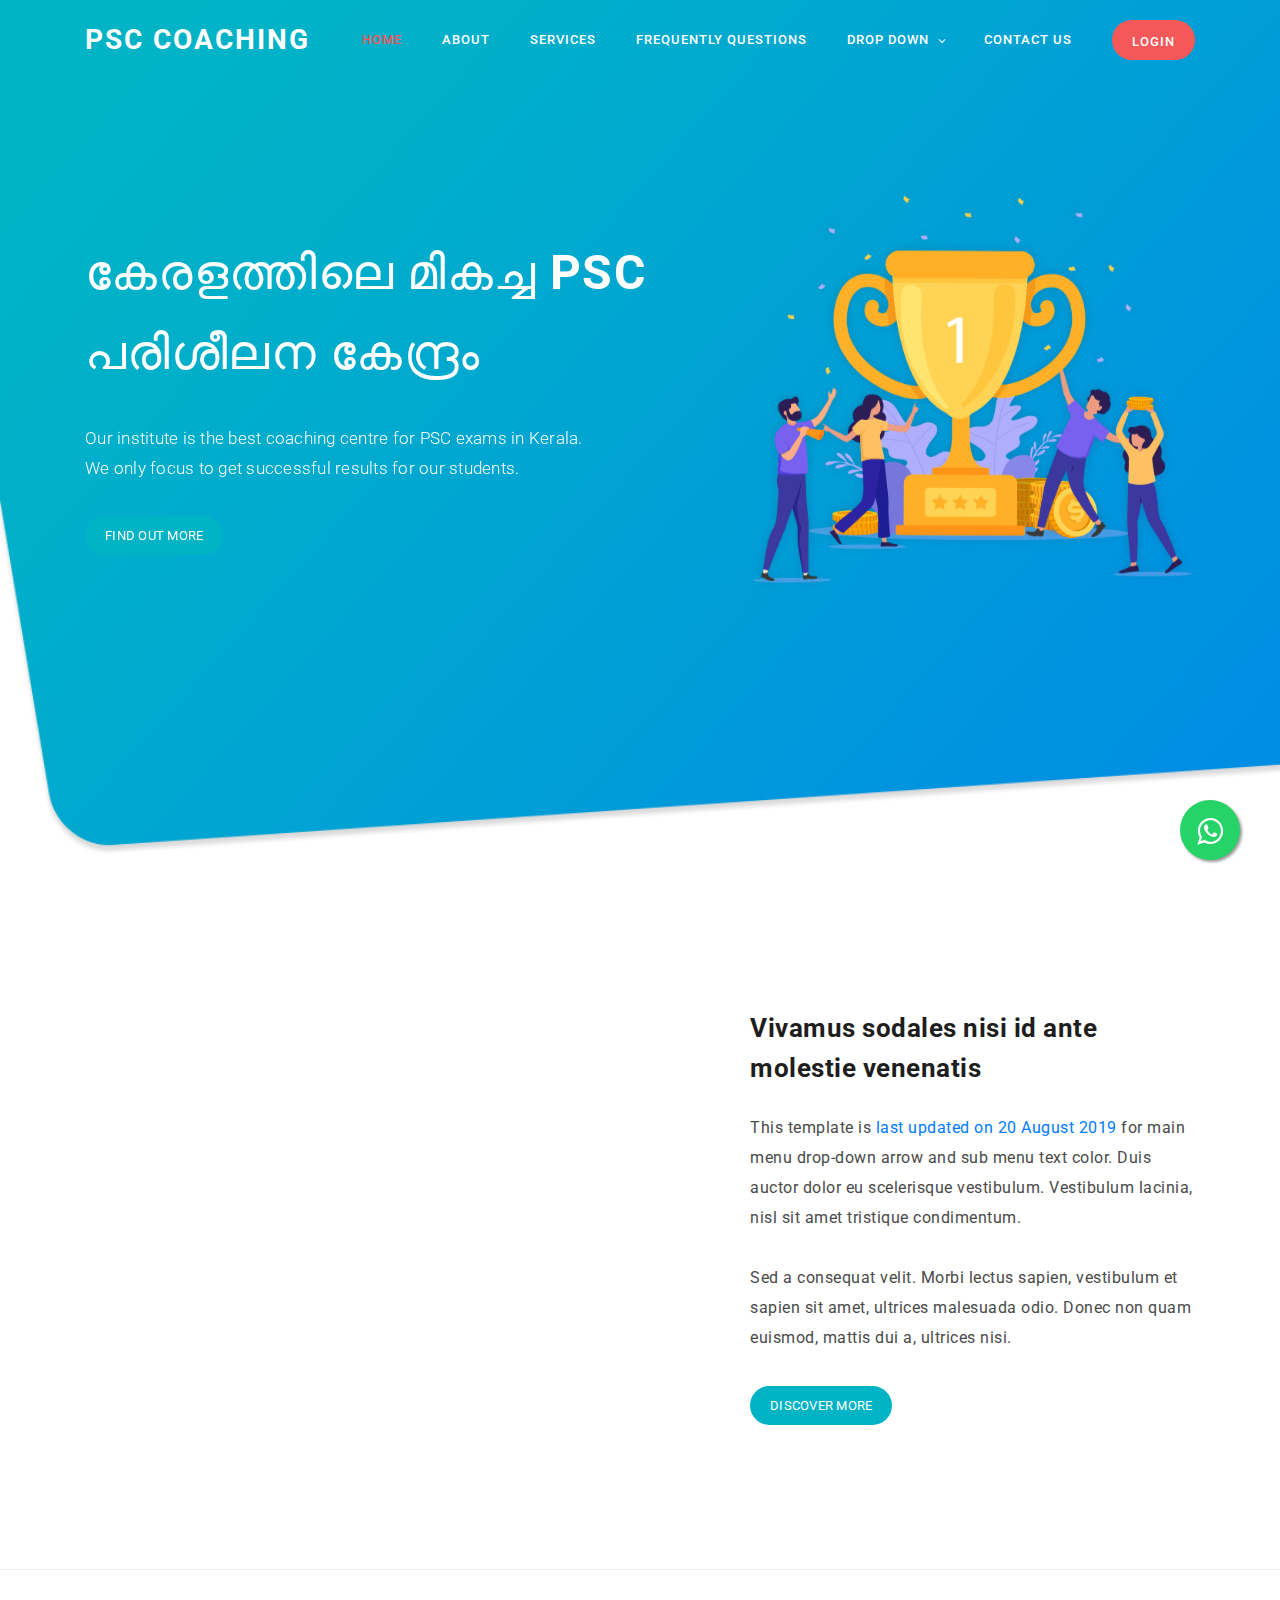
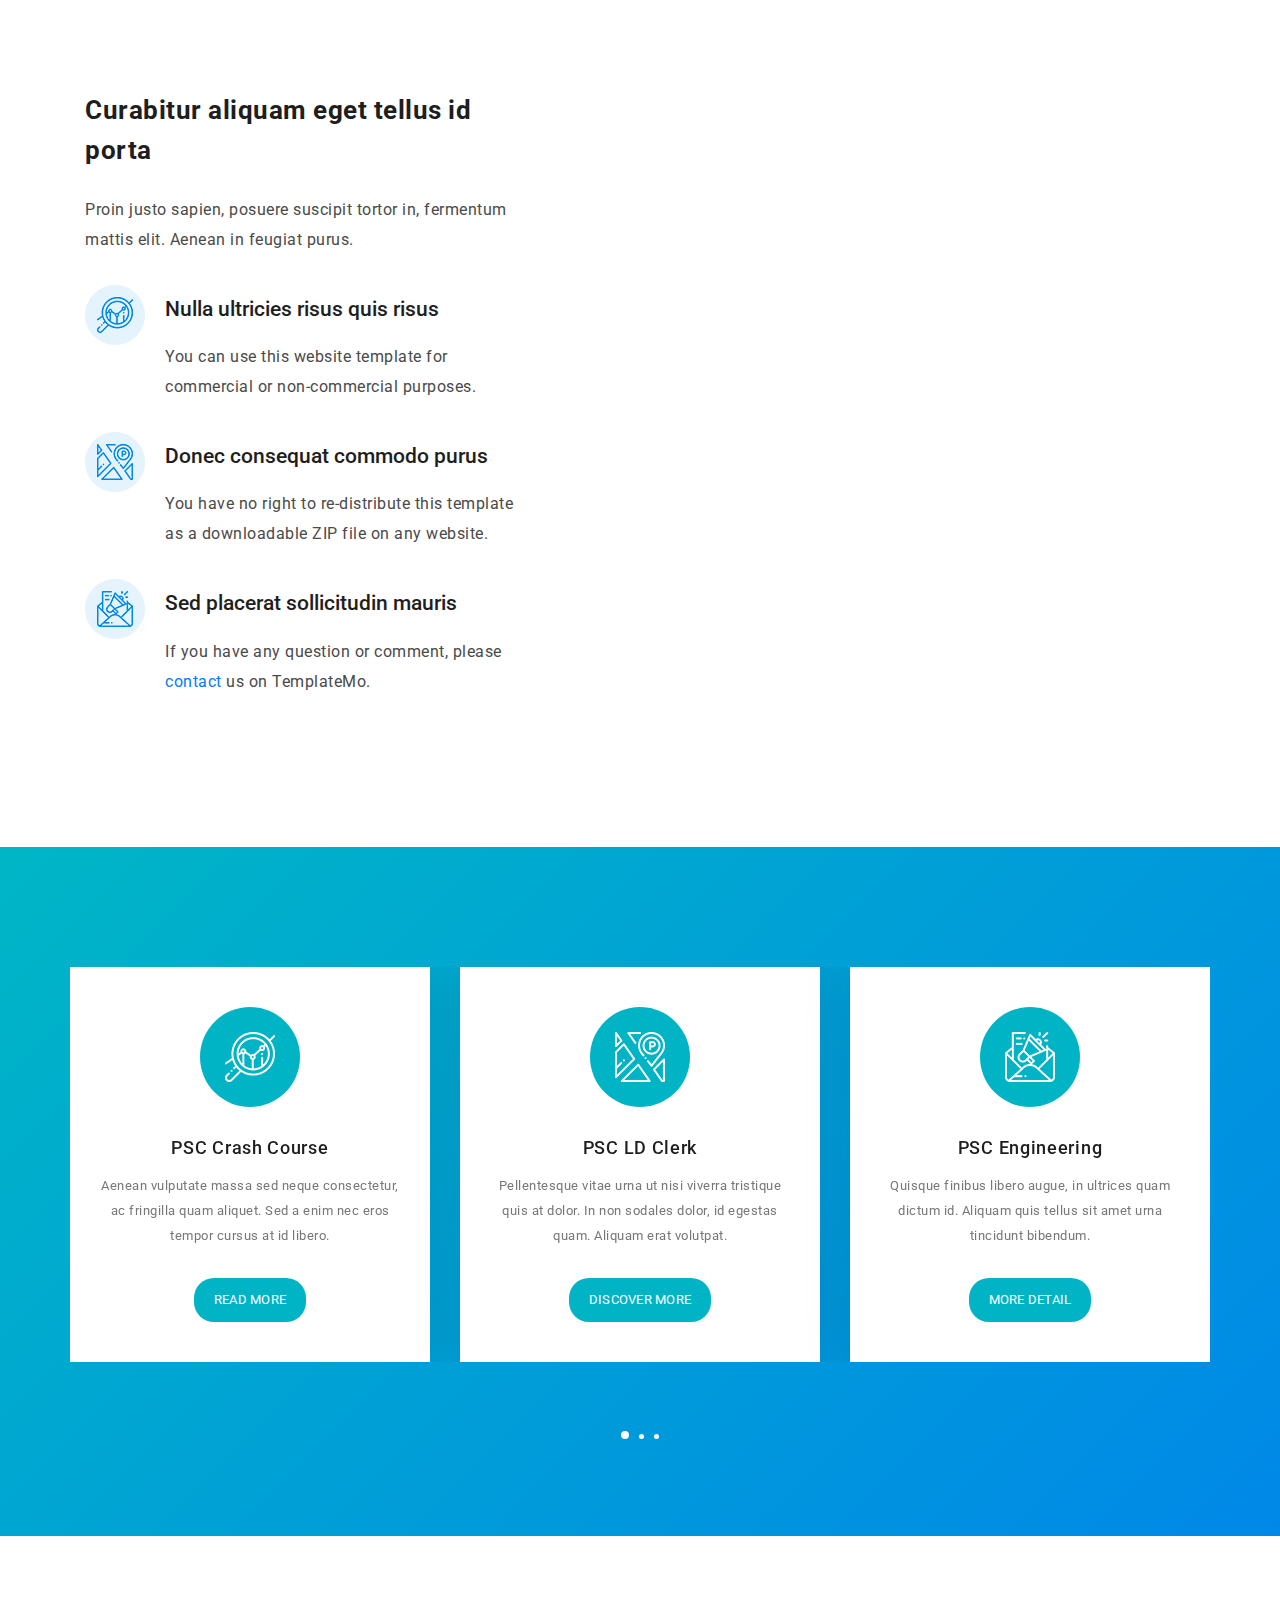
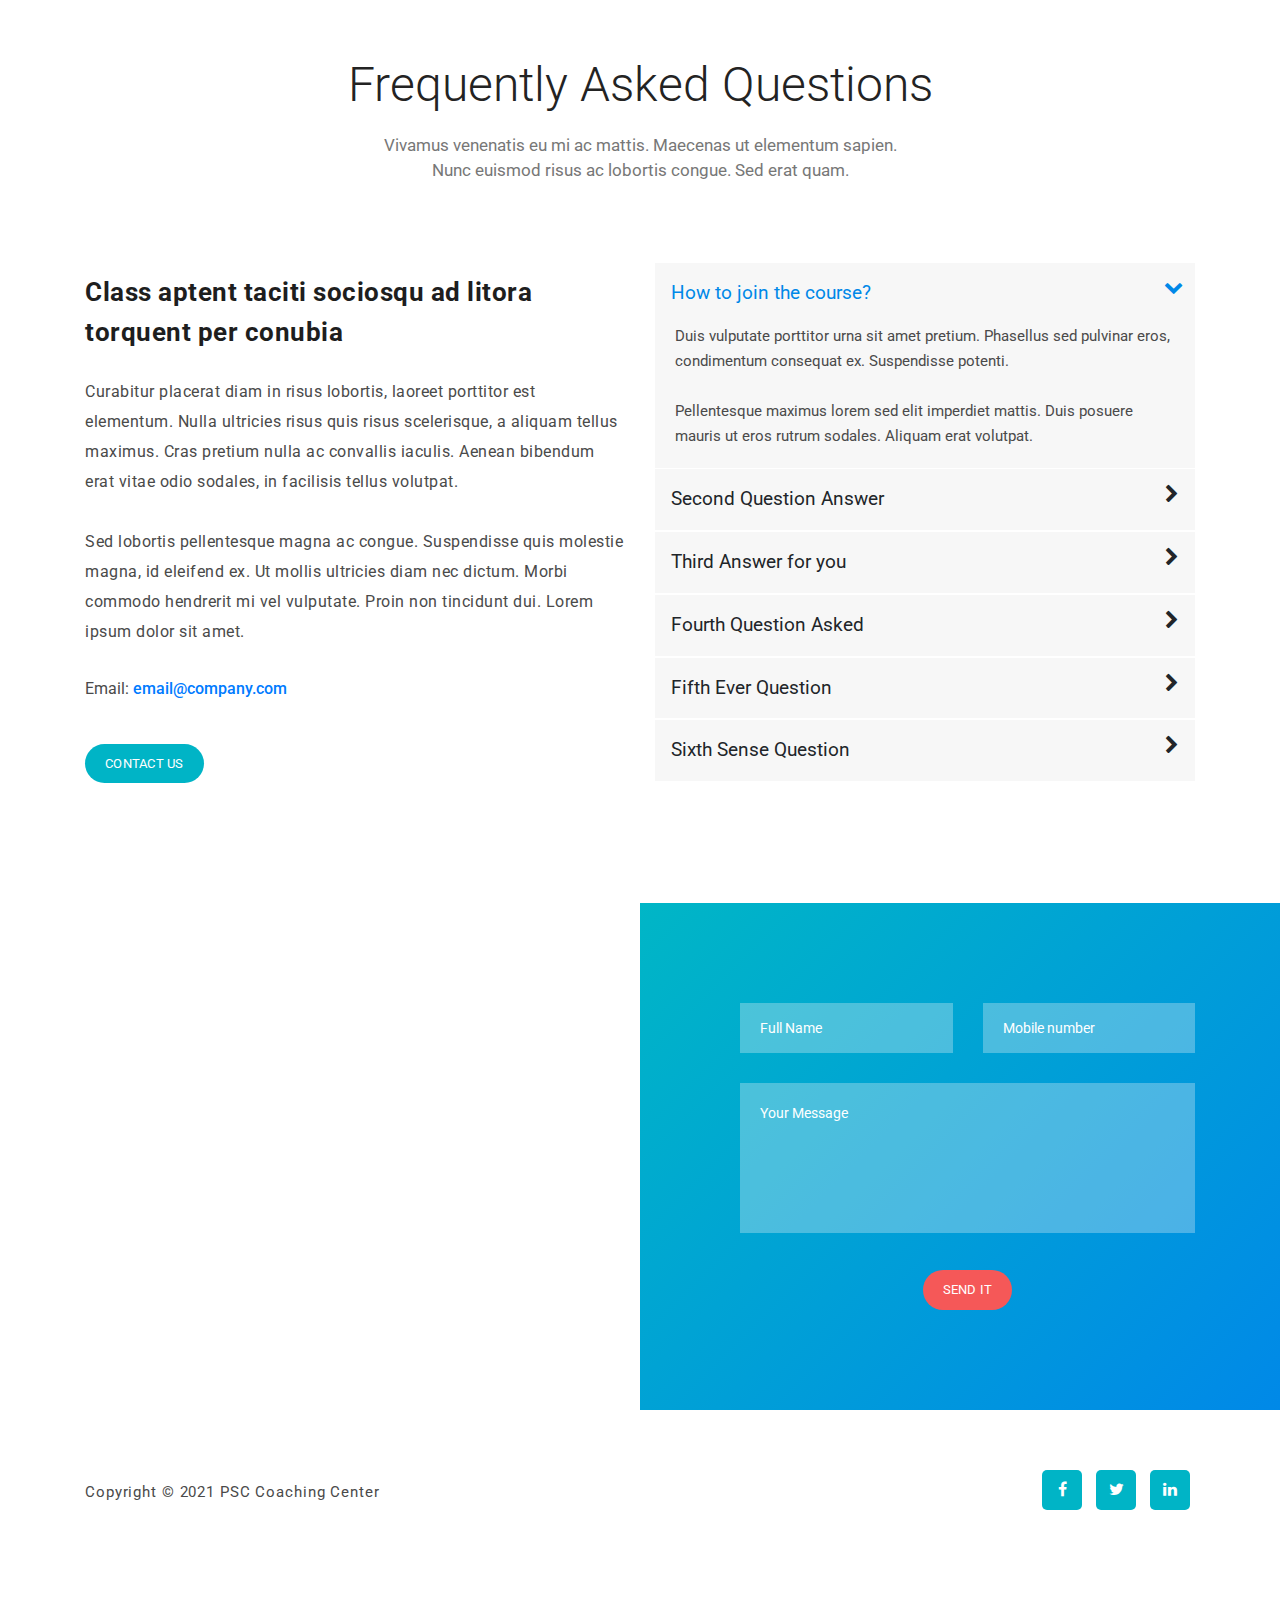
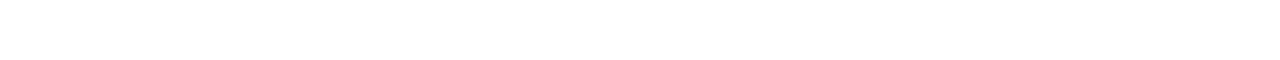
<file: src/index.html>
<!DOCTYPE html>
<html lang="en">

<head>

    <meta charset="utf-8">
    <meta name="viewport" content="width=device-width, initial-scale=1, shrink-to-fit=no">
    <meta name="description" content="">
    <meta name="author" content="Template Mo">
    <link href="https://fonts.googleapis.com/css?family=Roboto:100,300,400,500,700,900" rel="stylesheet">

    <title>PSC Coaching</title>

    <!-- Additional CSS Files -->
    <link rel="stylesheet" type="text/css" href="assets/css/styles.css">
    <link rel="stylesheet" type="text/css" href="assets/css/bootstrap.min.css">
    <link rel="stylesheet" type="text/css" href="assets/css/font-awesome.css">
    <link rel="stylesheet" type="text/css" href="assets/css/templatemo-art-factory.css">
    <link rel="stylesheet" type="text/css" href="assets/css/owl-carousel.css">
    <link rel="stylesheet" href="https://maxcdn.bootstrapcdn.com/font-awesome/4.5.0/css/font-awesome.min.css">
</head>

<body>

    <!-- ***** Preloader Start ***** -->
    <div id="preloader">
        <div class="jumper">
            <div></div>
            <div></div>
            <div></div>
        </div>
    </div>
    <!-- ***** Preloader End ***** -->


    <!-- ***** Header Area Start ***** -->
    <header class="header-area header-sticky">
        <div class="container">
            <div class="row">
                <div class="col-12">
                    <nav class="main-nav">
                        <!-- ***** Logo Start ***** -->
                        <a href="#" class="logo">PSC Coaching</a>
                        <!-- ***** Logo End ***** -->
                        <!-- ***** Menu Start ***** -->
                        <ul class="nav">
                            <li class="scroll-to-section"><a href="#welcome" class="active">Home</a></li>
                            <li class="scroll-to-section"><a href="#about">About</a></li>
                            <li class="scroll-to-section"><a href="#services">Services</a></li>
                            <li class="scroll-to-section"><a href="#frequently-question">Frequently Questions</a></li>
                            <li class="submenu">
                                <a href="javascript:;">Drop Down</a>
                                <ul>
                                    <li><a href="">About Us</a></li>
                                    <li><a href="">Features</a></li>
                                    <li><a href="">FAQ's</a></li>
                                    <li><a href="">Blog</a></li>
                                </ul>
                            </li>
                            <li class="scroll-to-section"><a href="#contact-us">Contact Us</a></li>
                            <li><a class="main-button-slider btn-login" href="admin/login.html">Login</a></li>
                        </ul>
                        <a class='menu-trigger'>
                            <span>Menu</span>
                        </a>
                        <!-- ***** Menu End ***** -->
                    </nav>
                </div>
            </div>
        </div>
    </header>
    <!-- ***** Header Area End ***** -->


    <!-- ***** Welcome Area Start ***** -->
    <div class="welcome-area" id="welcome">

        <!-- ***** Header Text Start ***** -->
        <div class="header-text">
            <div class="container">
                <div class="row">
                    <div class="left-text col-lg-7 col-md-6 col-sm-12 col-xs-12"
                        data-scroll-reveal="enter left move 30px over 0.6s after 0.4s">
                        <h1 style="font-size: 48px;">കേരളത്തിലെ മികച്ച <strong>PSC</strong> പരിശീലന കേന്ദ്രം</h1>
                        <p>Our institute is the best coaching centre for PSC exams in Kerala.<br>We only focus to
                            get
                            successful results for our students.</p>
                        <a href="#about" class="main-button">Find Out More</a>
                    </div>
                    <div class="col-lg-5 col-md-6 col-sm-12 col-xs-12"
                        data-scroll-reveal="enter right move 30px over 0.6s after 0.4s">
                        <img src="assets/images/slider-icon.png" class="rounded img-fluid d-block mx-auto"
                            alt="First Vector Graphic">
                    </div>
                </div>
            </div>
        </div>
        <!-- ***** Header Text End ***** -->
    </div>
    <!-- ***** Welcome Area End ***** -->


    <!-- ***** Features Big Item Start ***** -->
    <section class="section" id="about">
        <div class="container">
            <div class="row">
                <div class="col-lg-7 col-md-12 col-sm-12"
                    data-scroll-reveal="enter left move 30px over 0.6s after 0.4s">
                    <img src="assets/images/left-image.png" class="rounded img-fluid d-block mx-auto" alt="App">
                </div>
                <div class="right-text col-lg-5 col-md-12 col-sm-12 mobile-top-fix">
                    <div class="left-heading">
                        <h5>Vivamus sodales nisi id ante molestie venenatis</h5>
                    </div>
                    <div class="left-text">
                        <p>This template is <a href="#">last updated on 20 August 2019 </a>for main menu drop-down arrow
                            and sub menu text color. Duis auctor dolor eu scelerisque vestibulum. Vestibulum lacinia,
                            nisl sit amet tristique condimentum. <br><br>
                            Sed a consequat velit. Morbi lectus sapien, vestibulum et sapien sit amet, ultrices
                            malesuada odio. Donec non quam euismod, mattis dui a, ultrices nisi.</p>
                        <a href="#about2" class="main-button">Discover More</a>
                    </div>
                </div>
            </div>
            <div class="row">
                <div class="col-lg-12">
                    <div class="hr"></div>
                </div>
            </div>
        </div>
    </section>
    <!-- ***** Features Big Item End ***** -->


    <!-- ***** Features Big Item Start ***** -->
    <section class="section" id="about2">
        <div class="container">
            <div class="row">
                <div class="left-text col-lg-5 col-md-12 col-sm-12 mobile-bottom-fix">
                    <div class="left-heading">
                        <h5>Curabitur aliquam eget tellus id porta</h5>
                    </div>
                    <p>Proin justo sapien, posuere suscipit tortor in, fermentum mattis elit. Aenean in feugiat purus.
                    </p>
                    <ul>
                        <li>
                            <img src="assets/images/about-icon-01.png" alt="">
                            <div class="text">
                                <h6>Nulla ultricies risus quis risus</h6>
                                <p>You can use this website template for commercial or non-commercial purposes.</p>
                            </div>
                        </li>
                        <li>
                            <img src="assets/images/about-icon-02.png" alt="">
                            <div class="text">
                                <h6>Donec consequat commodo purus</h6>
                                <p>You have no right to re-distribute this template as a downloadable ZIP file on any
                                    website.</p>
                            </div>
                        </li>
                        <li>
                            <img src="assets/images/about-icon-03.png" alt="">
                            <div class="text">
                                <h6>Sed placerat sollicitudin mauris</h6>
                                <p>If you have any question or comment, please <a rel="nofollow"
                                        href="https://templatemo.com/contact">contact</a> us on TemplateMo.</p>
                            </div>
                        </li>
                    </ul>
                </div>
                <div class="right-image col-lg-7 col-md-12 col-sm-12 mobile-bottom-fix-big"
                    data-scroll-reveal="enter right move 30px over 0.6s after 0.4s">
                    <img src="assets/images/right-image.png" class="rounded img-fluid d-block mx-auto" alt="App">
                </div>
            </div>
        </div>
    </section>
    <!-- ***** Features Big Item End ***** -->


    <!-- ***** Features Small Start ***** -->
    <section class="section" id="services">
        <div class="container">
            <div class="row">
                <div class="owl-carousel owl-theme">
                    <div class="item service-item">
                        <div class="icon">
                            <i><img src="assets/images/service-icon-01.png" alt=""></i>
                        </div>
                        <h5 class="service-title">PSC Crash Course</h5>
                        <p>Aenean vulputate massa sed neque consectetur, ac fringilla quam aliquet. Sed a enim nec eros
                            tempor cursus at id libero.</p>
                        <a href="#" class="main-button">Read More</a>
                    </div>
                    <div class="item service-item">
                        <div class="icon">
                            <i><img src="assets/images/service-icon-02.png" alt=""></i>
                        </div>
                        <h5 class="service-title">PSC LD Clerk</h5>
                        <p>Pellentesque vitae urna ut nisi viverra tristique quis at dolor. In non sodales dolor, id
                            egestas quam. Aliquam erat volutpat. </p>
                        <a href="#" class="main-button">Discover More</a>
                    </div>
                    <div class="item service-item">
                        <div class="icon">
                            <i><img src="assets/images/service-icon-03.png" alt=""></i>
                        </div>
                        <h5 class="service-title">PSC Engineering</h5>
                        <p>Quisque finibus libero augue, in ultrices quam dictum id. Aliquam quis tellus sit amet urna
                            tincidunt bibendum.</p>
                        <a href="#" class="main-button">More Detail</a>
                    </div>
                    <div class="item service-item">
                        <div class="icon">
                            <i><img src="assets/images/service-icon-02.png" alt=""></i>
                        </div>
                        <h5 class="service-title">Assistant Registrar</h5>
                        <p>Fusce sollicitudin feugiat risus, tempus faucibus arcu blandit nec. Duis auctor dolor eu
                            scelerisque vestibulum.</p>
                        <a href="#" class="main-button">Read More</a>
                    </div>
                    <div class="item service-item">
                        <div class="icon">
                            <i><img src="assets/images/service-icon-01.png" alt=""></i>
                        </div>
                        <h5 class="service-title">Specialists Medical Officer</h5>
                        <p>Curabitur aliquam eget tellus id porta. Proin justo sapien, posuere suscipit tortor in,
                            fermentum mattis elit.</p>
                        <a href="#" class="main-button">Discover</a>
                    </div>
                    <div class="item service-item">
                        <div class="icon">
                            <i><img src="assets/images/service-icon-03.png" alt=""></i>
                        </div>
                        <h5 class="service-title">High School Teachers</h5>
                        <p>Ut nibh velit, aliquam vitae pellentesque nec, convallis vitae lacus. Aliquam porttitor urna
                            ut pellentesque.</p>
                        <a href="#" class="main-button">Detail</a>
                    </div>
                    <div class="item service-item">
                        <div class="icon">
                            <i><img src="assets/images/service-icon-01.png" alt=""></i>
                        </div>
                        <h5 class="service-title">Assistant Engineer (Civil)</h5>
                        <p>Sed a consequat velit. Morbi lectus sapien, vestibulum et sapien sit amet, ultrices malesuada
                            odio. Donec non quam.</p>
                        <a href="#" class="main-button">Read More</a>
                    </div>
                </div>
            </div>
        </div>
    </section>
    <!-- ***** Features Small End ***** -->


    <!-- ***** Frequently Question Start ***** -->
    <section class="section" id="frequently-question">
        <div class="container">
            <!-- ***** Section Title Start ***** -->
            <div class="row">
                <div class="col-lg-12">
                    <div class="section-heading">
                        <h2>Frequently Asked Questions</h2>
                    </div>
                </div>
                <div class="offset-lg-3 col-lg-6">
                    <div class="section-heading">
                        <p>Vivamus venenatis eu mi ac mattis. Maecenas ut elementum sapien. Nunc euismod risus ac
                            lobortis congue. Sed erat quam.</p>
                    </div>
                </div>
            </div>
            <!-- ***** Section Title End ***** -->

            <div class="row">
                <div class="left-text col-lg-6 col-md-6 col-sm-12">
                    <h5>Class aptent taciti sociosqu ad litora torquent per conubia</h5>
                    <div class="accordion-text">
                        <p>Curabitur placerat diam in risus lobortis, laoreet porttitor est elementum. Nulla ultricies
                            risus quis risus scelerisque, a aliquam tellus maximus. Cras pretium nulla ac convallis
                            iaculis. Aenean bibendum erat vitae odio sodales, in facilisis tellus volutpat.</p>
                        <p>Sed lobortis pellentesque magna ac congue. Suspendisse quis molestie magna, id eleifend ex.
                            Ut mollis ultricies diam nec dictum. Morbi commodo hendrerit mi vel vulputate. Proin non
                            tincidunt dui. Lorem ipsum dolor sit amet.</p>
                        <span>Email: <a href="#">email@company.com</a><br></span>
                        <a href="#contact-us" class="main-button">Contact Us</a>
                    </div>
                </div>
                <div class="col-lg-6 col-md-6 col-sm-12">
                    <div class="accordions is-first-expanded">
                        <article class="accordion">
                            <div class="accordion-head">
                                <span>How to join the course?</span>
                                <span class="icon">
                                    <i class="icon fa fa-chevron-right"></i>
                                </span>
                            </div>
                            <div class="accordion-body">
                                <div class="content">
                                    <p>Duis vulputate porttitor urna sit amet pretium. Phasellus sed pulvinar eros,
                                        condimentum consequat ex. Suspendisse potenti.
                                        <br><br>
                                        Pellentesque maximus lorem sed elit imperdiet mattis. Duis posuere mauris ut
                                        eros rutrum sodales. Aliquam erat volutpat.</p>
                                </div>
                            </div>
                        </article>
                        <article class="accordion">
                            <div class="accordion-head">
                                <span>Second Question Answer</span>
                                <span class="icon">
                                    <i class="icon fa fa-chevron-right"></i>
                                </span>
                            </div>
                            <div class="accordion-body">
                                <div class="content">
                                    <p>Sed odio elit, cursus sed consequat at, rutrum eget augue. Cras ac eros iaculis,
                                        tempor quam sit amet, scelerisque mi. Quisque eu risus eget nunc porttitor
                                        vestibulum at a ante.
                                        <br><br>
                                        Praesent ut placerat turpis, vel pellentesque dolor. Sed rutrum eleifend tortor,
                                        eu luctus orci sagittis in. In blandit fringilla mollis.</p>
                                </div>
                            </div>
                        </article>
                        <article class="accordion">
                            <div class="accordion-head">
                                <span>Third Answer for you</span>
                                <span class="icon">
                                    <i class="icon fa fa-chevron-right"></i>
                                </span>
                            </div>
                            <div class="accordion-body">
                                <div class="content">
                                    <p>Proin feugiat ante ut vulputate rutrum. Nam quis erat turpis. Nullam maximus
                                        pharetra lorem, eu condimentum est iaculis ut. Pellentesque mattis ultrices
                                        dignissim.
                                        <br><br>
                                        Etiam et enim finibus, feugiat massa efficitur, finibus sapien. Sed cursus lacus
                                        quis arcu scelerisque, eget ornare risus maximus. Aenean non lectus id odio
                                        rhoncus pharetra.</p>
                                </div>
                            </div>
                        </article>
                        <article class="accordion">
                            <div class="accordion-head">
                                <span>Fourth Question Asked</span>
                                <span class="icon">
                                    <i class="icon fa fa-chevron-right"></i>
                                </span>
                            </div>
                            <div class="accordion-body">
                                <div class="content">
                                    <p>Phasellus eu purus ornare, eleifend orci nec, egestas nulla. Sed sed aliquet
                                        sapien. Proin placerat, ipsum eu posuere blandit, tellus quam consectetur nisi,
                                        id sollicitudin diam ex at nisi.
                                        <br><br>
                                        Aenean fermentum eget turpis egestas semper. Sed finibus mollis venenatis.
                                        Praesent at sem in massa iaculis pharetra.</p>
                                </div>
                            </div>
                        </article>
                        <article class="accordion">
                            <div class="accordion-head">
                                <span>Fifth Ever Question</span>
                                <span class="icon">
                                    <i class="icon fa fa-chevron-right"></i>
                                </span>
                            </div>
                            <div class="accordion-body">
                                <div class="content">
                                    <p>Quisque aliquet ipsum ut magna rhoncus, euismod lacinia elit rhoncus. Sed sapien
                                        elit, mollis ut ultricies quis, fermentum nec ante.
                                        <br><br>
                                        Sed nec ex nec tortor fermentum sollicitudin id ut ligula. Ut sagittis rutrum
                                        lectus, non sagittis ante euismod eu. </p>
                                </div>
                            </div>
                        </article>
                        <article class="accordion">
                            <div class="accordion-head">
                                <span>Sixth Sense Question</span>
                                <span class="icon">
                                    <i class="icon fa fa-chevron-right"></i>
                                </span>
                            </div>
                            <div class="accordion-body">
                                <div class="content">
                                    <p>Suspendisse potenti. Ut dapibus leo ut massa vulputate semper. Pellentesque
                                        maximus lorem sed elit imperdiet mattis. Duis posuere mauris ut eros rutrum
                                        sodales. Aliquam erat volutpat.</p>
                                </div>
                            </div>
                        </article>
                    </div>
                </div>
            </div>
        </div>
    </section>
    <!-- ***** Frequently Question End ***** -->


    <!-- ***** Contact Us Start ***** -->
    <section class="section" id="contact-us">
        <div class="container-fluid">
            <div class="row">
                <!-- ***** Contact Map Start ***** -->
                <div class="col-lg-6 col-md-6 col-sm-12">
                    <div id="map">
                        <!-- How to change your own map point
                           1. Go to Google Maps
                           2. Click on your location point
                           3. Click "Share" and choose "Embed map" tab
                           4. Copy only URL and paste it within the src="" field below
                    -->
                        <iframe
                            src="https://www.google.com/maps/embed?pb=!1m18!1m12!1m3!1d1197183.8373802372!2d-1.9415093691103689!3d6.781986417238027!2m3!1f0!2f0!3f0!3m2!1i1024!2i768!4f13.1!3m3!1m2!1s0xfdb96f349e85efd%3A0xb8d1e0b88af1f0f5!2sKumasi+Central+Market!5e0!3m2!1sen!2sth!4v1532967884907"
                            width="100%" height="500px" frameborder="0" style="border:0" allowfullscreen></iframe>
                    </div>
                </div>
                <!-- ***** Contact Map End ***** -->

                <!-- ***** Contact Form Start ***** -->
                <div class="col-lg-6 col-md-6 col-sm-12">
                    <div class="contact-form">
                        <form id="contact" action="javascript:sendInquiry()">
                            <div class="row">
                                <div class="col-md-6 col-sm-12">
                                    <fieldset>
                                        <input name="name" type="text" id="name" placeholder="Full Name" required=""
                                            class="contact-field">
                                    </fieldset>
                                </div>
                                <div class="col-md-6 col-sm-12">
                                    <fieldset>
                                        <input name="phone" type="text" id="phone" placeholder="Mobile number"
                                            required="" class="contact-field">
                                    </fieldset>
                                </div>
                                <div class="col-lg-12">
                                    <fieldset>
                                        <textarea name="message" rows="6" id="message" placeholder="Your Message"
                                            required="" class="contact-field"></textarea>
                                    </fieldset>
                                </div>
                                <div class="col-lg-12">
                                    <fieldset>
                                        <button type="submit" id="form-submit" class="main-button">Send It</button>
                                    </fieldset>
                                </div>
                            </div>
                        </form>
                    </div>
                </div>
                <!-- ***** Contact Form End ***** -->
            </div>
        </div>
    </section>
    <!-- ***** Contact Us End ***** -->


    <!-- ***** Footer Start ***** -->
    <footer>
        <div class="container">
            <div class="row">
                <div class="col-lg-7 col-md-12 col-sm-12">
                    <p class="copyright">Copyright &copy; 2021 PSC Coaching Center</p>
                </div>
                <div class="col-lg-5 col-md-12 col-sm-12">
                    <ul class="social">
                        <li><a href="#"><i class="fa fa-facebook"></i></a></li>
                        <li><a href="#"><i class="fa fa-twitter"></i></a></li>
                        <li><a href="#"><i class="fa fa-linkedin"></i></a></li>
                    </ul>
                </div>
            </div>
        </div>
    </footer>
    <a href="https://wa.me/+918547153295?text=Inquiry%20for%20PSC%20Coaching" class="float" target="_blank">
        <i class="fa fa-whatsapp my-float"></i>
    </a>
    <!-- jQuery -->
    <script src="assets/js/jquery-2.1.0.min.js"></script>

    <!-- Bootstrap -->
    <script src="assets/js/popper.js"></script>
    <script src="assets/js/bootstrap.min.js"></script>

    <!-- Plugins -->
    <script src="assets/js/owl-carousel.js"></script>
    <script src="assets/js/scrollreveal.min.js"></script>
    <script src="assets/js/waypoints.min.js"></script>
    <script src="assets/js/jquery.counterup.min.js"></script>
    <script src="assets/js/imgfix.min.js"></script>

    <!-- Global Init -->
    <script src="assets/js/custom.js"></script>

    <!-- Other -->
    <script src="assets/js/scripts.js"></script>
</body>

</html>
</file>
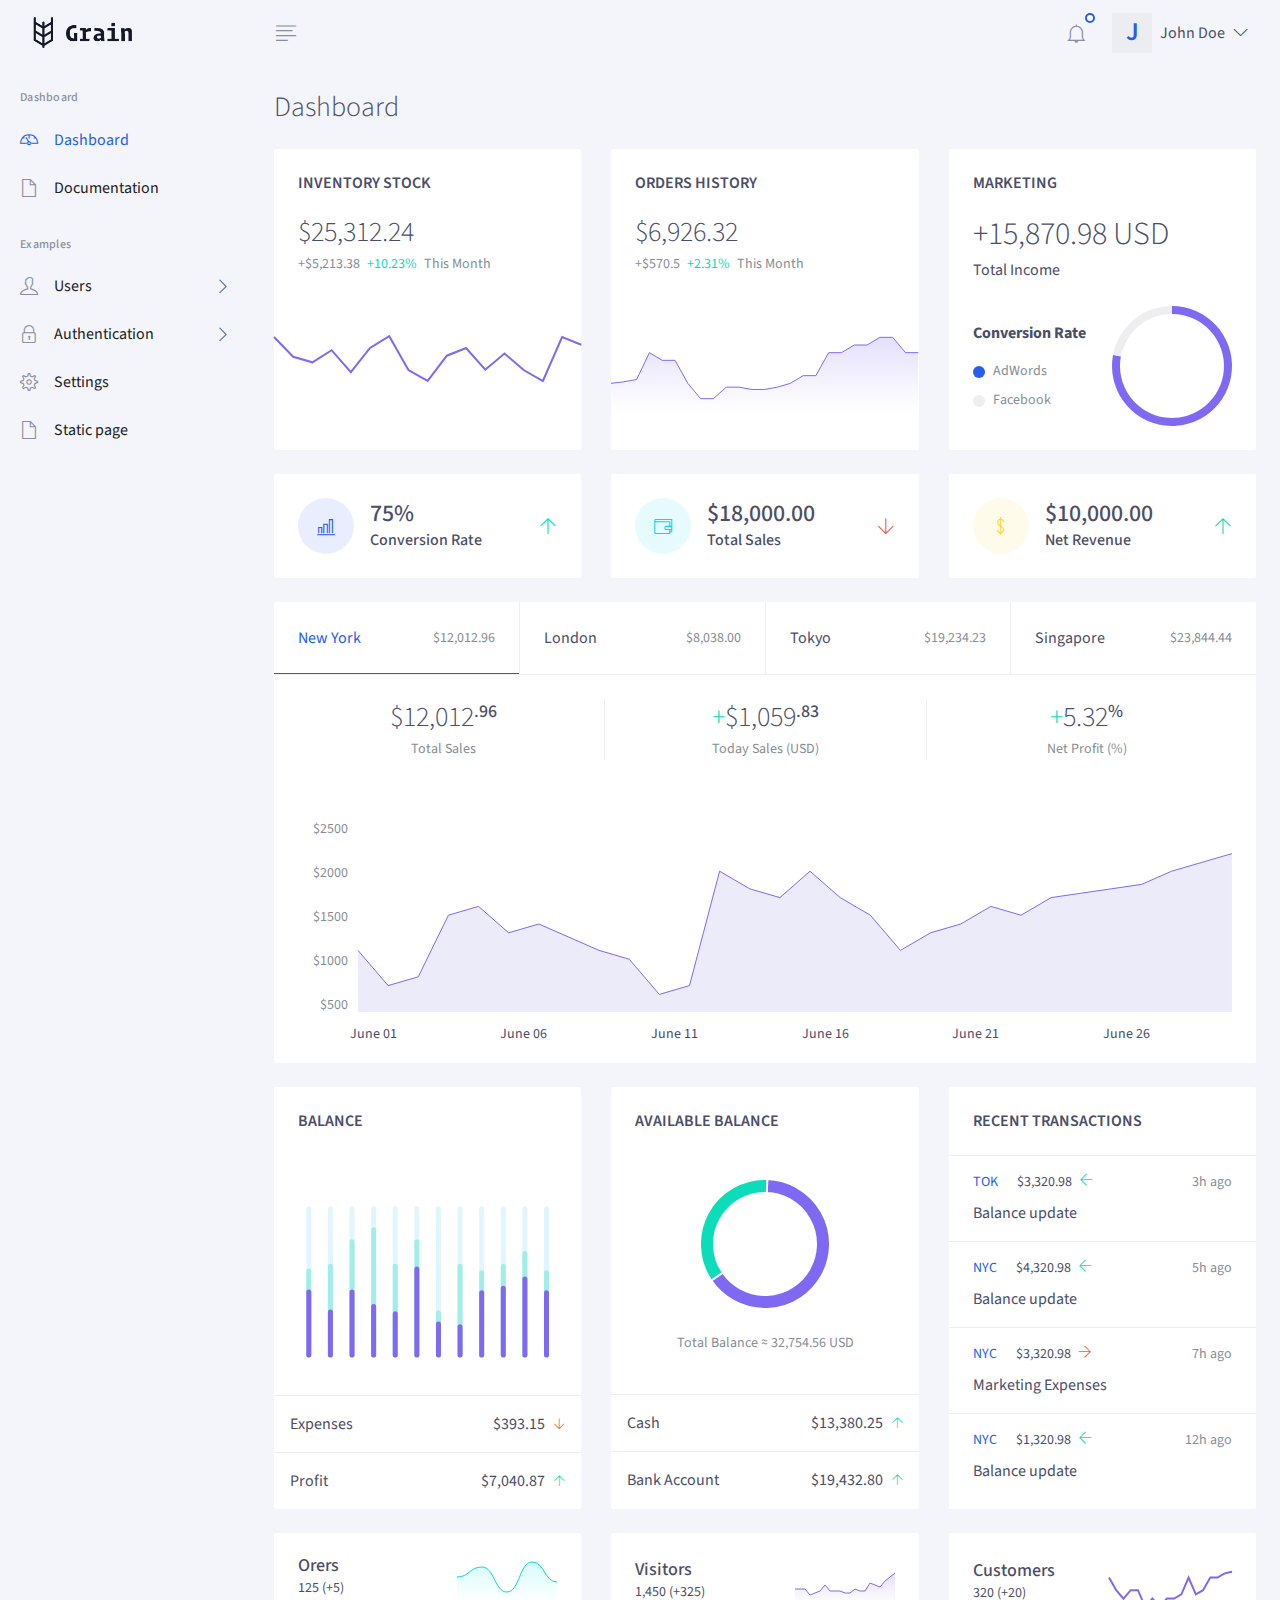
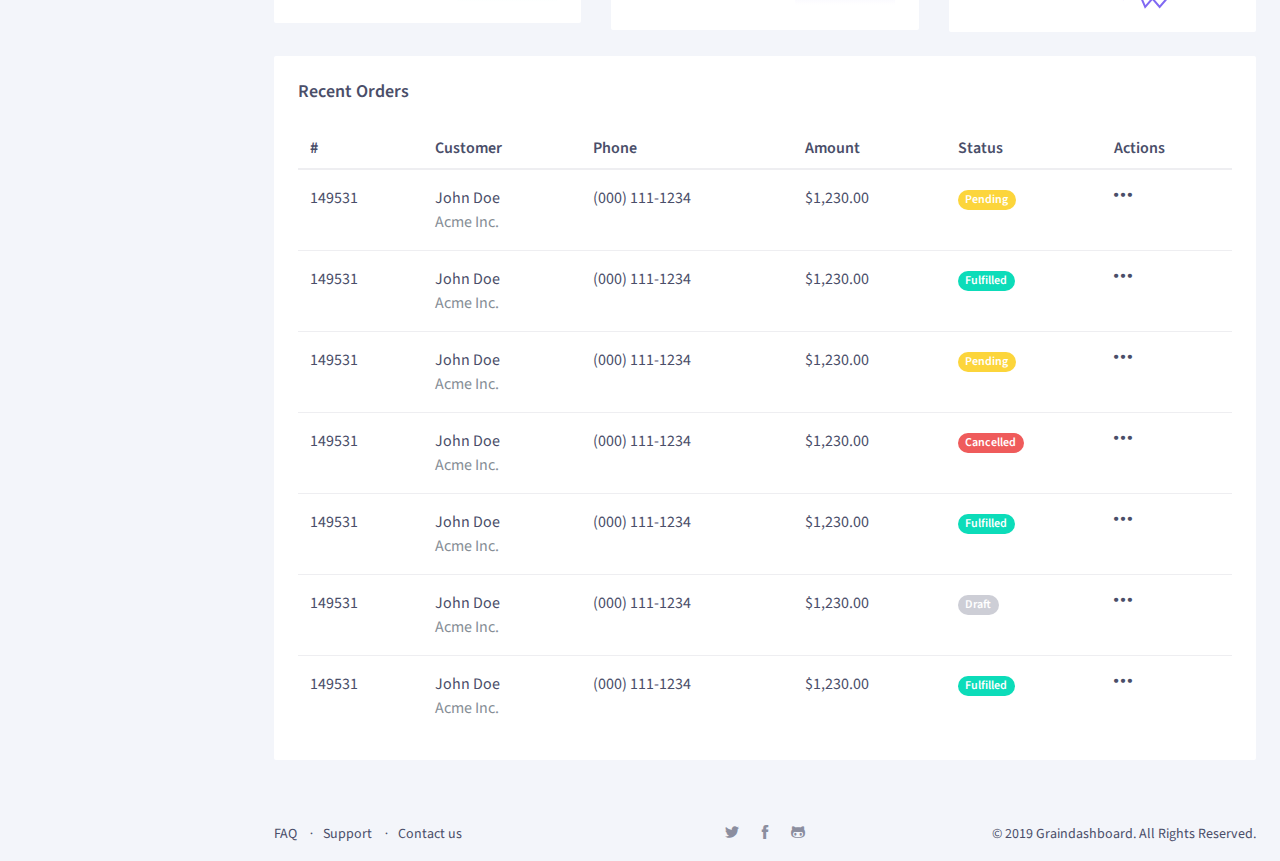
<file: src/admin/index.html>
<!DOCTYPE html>
<html lang="en">
<head>
    <!-- Title -->
    <title>Dashboard | Graindashboard UI Kit</title>

    <meta charset="utf-8">
    <meta name="viewport" content="width=device-width, initial-scale=1, shrink-to-fit=no">
    <meta http-equiv="x-ua-compatible" content="ie=edge">

    <!-- Favicon -->
    <link rel="shortcut icon" href="public/img/favicon.ico">


    <!-- DEMO CHARTS -->
    <link rel="stylesheet" href="public/demo/chartist.css">
    <link rel="stylesheet" href="public/demo/chartist-plugin-tooltip.css">

    <!-- Template -->
    <link rel="stylesheet" href="public/graindashboard/css/graindashboard.css">

</head>

<body class="has-sidebar has-fixed-sidebar-and-header">
<!-- Header -->
<header class="header bg-body">
    <nav class="navbar flex-nowrap p-0">
        <div class="navbar-brand-wrapper d-flex align-items-center col-auto">
            <!-- Logo For Mobile View -->
            <a class="navbar-brand navbar-brand-mobile" href="/">
                <img class="img-fluid w-100" src="public/img/logo-mini.png" alt="Graindashboard">
            </a>
            <!-- End Logo For Mobile View -->

            <!-- Logo For Desktop View -->
            <a class="navbar-brand navbar-brand-desktop" href="/">
                <img class="side-nav-show-on-closed" src="public/img/logo-mini.png" alt="Graindashboard" style="width: auto; height: 33px;">
                <img class="side-nav-hide-on-closed" src="public/img/logo.png" alt="Graindashboard" style="width: auto; height: 33px;">
            </a>
            <!-- End Logo For Desktop View -->
        </div>

        <div class="header-content col px-md-3">
            <div class="d-flex align-items-center">
                <!-- Side Nav Toggle -->
                <a  class="js-side-nav header-invoker d-flex mr-md-2" href="#"
                    data-close-invoker="#sidebarClose"
                    data-target="#sidebar"
                    data-target-wrapper="body">
                    <i class="gd-align-left"></i>
                </a>
                <!-- End Side Nav Toggle -->

                <!-- User Notifications -->
                <div class="dropdown ml-auto">
                    <a id="notificationsInvoker" class="header-invoker" href="#" aria-controls="notifications" aria-haspopup="true" aria-expanded="false" data-unfold-event="click" data-unfold-target="#notifications" data-unfold-type="css-animation" data-unfold-duration="300" data-unfold-animation-in="fadeIn" data-unfold-animation-out="fadeOut">
                        <span class="indicator indicator-bordered indicator-top-right indicator-primary rounded-circle"></span>
                        <i class="gd-bell"></i>
                    </a>

                    <div id="notifications" class="dropdown-menu dropdown-menu-center py-0 mt-4 w-18_75rem w-md-22_5rem unfold-css-animation unfold-hidden" aria-labelledby="notificationsInvoker" style="animation-duration: 300ms;">
                        <div class="card">
                            <div class="card-header d-flex align-items-center border-bottom py-3">
                                <h5 class="mb-0">Notifications</h5>
                                <a class="link small ml-auto" href="#">Clear All</a>
                            </div>

                            <div class="card-body p-0">
                                <div class="list-group list-group-flush">
                                    <div class="list-group-item list-group-item-action">
                                        <div class="d-flex align-items-center text-nowrap mb-2">
                                            <i class="gd-info-alt icon-text text-primary mr-2"></i>
                                            <h6 class="font-weight-semi-bold mb-0">New Update</h6>
                                            <span class="list-group-item-date text-muted ml-auto">just now</span>
                                        </div>
                                        <p class="mb-0">
                                            Order <strong>#10000</strong> has been updated.
                                        </p>
                                        <a class="list-group-item-closer text-muted" href="#"><i class="gd-close"></i></a>
                                    </div>
                                    <div class="list-group-item list-group-item-action">
                                        <div class="d-flex align-items-center text-nowrap mb-2">
                                            <i class="gd-info-alt icon-text text-primary mr-2"></i>
                                            <h6 class="font-weight-semi-bold mb-0">New Update</h6>
                                            <span class="list-group-item-date text-muted ml-auto">just now</span>
                                        </div>
                                        <p class="mb-0">
                                            Order <strong>#10001</strong> has been updated.
                                        </p>
                                        <a class="list-group-item-closer text-muted" href="#"><i class="gd-close"></i></a>
                                    </div>
                                </div>
                            </div>
                        </div>
                    </div>
                </div>
                <!-- End User Notifications -->
                <!-- User Avatar -->
                <div class="dropdown mx-3 dropdown ml-2">
                    <a id="profileMenuInvoker" class="header-complex-invoker" href="#" aria-controls="profileMenu" aria-haspopup="true" aria-expanded="false" data-unfold-event="click" data-unfold-target="#profileMenu" data-unfold-type="css-animation" data-unfold-duration="300" data-unfold-animation-in="fadeIn" data-unfold-animation-out="fadeOut">
                        <!--img class="avatar rounded-circle mr-md-2" src="#" alt="John Doe"-->
                        <span class="mr-md-2 avatar-placeholder">J</span>
                        <span class="d-none d-md-block">John Doe</span>
                        <i class="gd-angle-down d-none d-md-block ml-2"></i>
                    </a>

                    <ul id="profileMenu" class="unfold unfold-user unfold-light unfold-top unfold-centered position-absolute pt-2 pb-1 mt-4 unfold-css-animation unfold-hidden fadeOut" aria-labelledby="profileMenuInvoker" style="animation-duration: 300ms;">
                        <li class="unfold-item">
                            <a class="unfold-link d-flex align-items-center text-nowrap" href="#">
                    <span class="unfold-item-icon mr-3">
                      <i class="gd-user"></i>
                    </span>
                                My Profile
                            </a>
                        </li>
                        <li class="unfold-item unfold-item-has-divider">
                            <a class="unfold-link d-flex align-items-center text-nowrap" href="#">
                    <span class="unfold-item-icon mr-3">
                      <i class="gd-power-off"></i>
                    </span>
                                Sign Out
                            </a>
                        </li>
                    </ul>
                </div>
                <!-- End User Avatar -->
            </div>
        </div>
    </nav>
</header>
<!-- End Header -->

<main class="main">
    <!-- Sidebar Nav -->
    <aside id="sidebar" class="js-custom-scroll side-nav">
        <ul id="sideNav" class="side-nav-menu side-nav-menu-top-level mb-0">
            <!-- Title -->
            <li class="sidebar-heading h6">Dashboard</li>
            <!-- End Title -->

            <!-- Dashboard -->
            <li class="side-nav-menu-item active">
                <a class="side-nav-menu-link media align-items-center" href="/">
              <span class="side-nav-menu-icon d-flex mr-3">
                <i class="gd-dashboard"></i>
              </span>
                    <span class="side-nav-fadeout-on-closed media-body">Dashboard</span>
                </a>
            </li>
            <!-- End Dashboard -->

            <!-- Documentation -->
            <li class="side-nav-menu-item">
                <a class="side-nav-menu-link media align-items-center" href="documentation/" target="_blank">
              <span class="side-nav-menu-icon d-flex mr-3">
                <i class="gd-file"></i>
              </span>
                    <span class="side-nav-fadeout-on-closed media-body">Documentation</span>
                </a>
            </li>
            <!-- End Documentation -->

            <!-- Title -->
            <li class="sidebar-heading h6">Examples</li>
            <!-- End Title -->

            <!-- Users -->
            <li class="side-nav-menu-item side-nav-has-menu">
                <a class="side-nav-menu-link media align-items-center" href="#"
                   data-target="#subUsers">
                  <span class="side-nav-menu-icon d-flex mr-3">
                    <i class="gd-user"></i>
                  </span>
                    <span class="side-nav-fadeout-on-closed media-body">Users</span>
                    <span class="side-nav-control-icon d-flex">
                <i class="gd-angle-right side-nav-fadeout-on-closed"></i>
              </span>
                    <span class="side-nav__indicator side-nav-fadeout-on-closed"></span>
                </a>

                <!-- Users: subUsers -->
                <ul id="subUsers" class="side-nav-menu side-nav-menu-second-level mb-0">
                    <li class="side-nav-menu-item">
                        <a class="side-nav-menu-link" href="users.html">All Users</a>
                    </li>
                    <li class="side-nav-menu-item">
                        <a class="side-nav-menu-link" href="user-edit.html">Add new</a>
                    </li>
                </ul>
                <!-- End Users: subUsers -->
            </li>
            <!-- End Users -->

            <!-- Authentication -->
            <li class="side-nav-menu-item side-nav-has-menu">
                <a class="side-nav-menu-link media align-items-center" href="#"
                   data-target="#subPages">
              <span class="side-nav-menu-icon d-flex mr-3">
                <i class="gd-lock"></i>
              </span>
                    <span class="side-nav-fadeout-on-closed media-body">Authentication</span>
                    <span class="side-nav-control-icon d-flex">
                <i class="gd-angle-right side-nav-fadeout-on-closed"></i>
              </span>
                    <span class="side-nav__indicator side-nav-fadeout-on-closed"></span>
                </a>

                <!-- Pages: subPages -->
                <ul id="subPages" class="side-nav-menu side-nav-menu-second-level mb-0">
                    <li class="side-nav-menu-item">
                        <a class="side-nav-menu-link" href="login.html">Login</a>
                    </li>
                    <li class="side-nav-menu-item">
                        <a class="side-nav-menu-link" href="register.html">Register</a>
                    </li>
                    <li class="side-nav-menu-item">
                        <a class="side-nav-menu-link" href="password-reset.html">Forgot Password</a>
                    </li>
                    <li class="side-nav-menu-item">
                        <a class="side-nav-menu-link" href="password-reset-2.html">Forgot Password 2</a>
                    </li>
                    <li class="side-nav-menu-item">
                        <a class="side-nav-menu-link" href="email-verification.html">Email Verification</a>
                    </li>
                </ul>
                <!-- End Pages: subPages -->
            </li>
            <!-- End Authentication -->

            <!-- Settings -->
            <li class="side-nav-menu-item">
                <a class="side-nav-menu-link media align-items-center" href="settings.html">
              <span class="side-nav-menu-icon d-flex mr-3">
                <i class="gd-settings"></i>
              </span>
                    <span class="side-nav-fadeout-on-closed media-body">Settings</span>
                </a>
            </li>
            <!-- End Settings -->

            <!-- Static -->
            <li class="side-nav-menu-item">
                <a class="side-nav-menu-link media align-items-center" href="static-non-auth.html">
              <span class="side-nav-menu-icon d-flex mr-3">
                <i class="gd-file"></i>
              </span>
                    <span class="side-nav-fadeout-on-closed media-body">Static page</span>
                </a>
            </li>
            <!-- End Static -->

        </ul>
    </aside>
    <!-- End Sidebar Nav -->

    <div class="content">
        <div class="py-4 px-3 px-md-4">

            <div class="mb-3 mb-md-4 d-flex justify-content-between">
                <div class="h3 mb-0">Dashboard</div>
            </div>

            <div class="row">
                <div class="col-md-6 col-xl-4 mb-3 mb-md-4">
                    <!-- Card -->
                    <div class="card h-100">
                        <div class="card-header d-flex">
                            <h5 class="h6 font-weight-semi-bold text-uppercase mb-0">Inventory Stock</h5>
                        </div>
                        <div class="card-body p-0">
                            <div class="media align-items-center px-3 px-md-4 mb-3 mb-md-4">
                                <div class="media-body">
                                    <h4 class="h3 lh-1 mb-2">$25,312.24</h4>
                                    <p class="small text-muted mb-0">
                                        +$5,213.38 <span class="text-success mx-1">+10.23%</span> This Month
                                    </p>
                                </div>
                            </div>

                            <div class="js-area-chart chart--points-invisible chart--labels-hidden position-relative"
                                 data-series='[
                             [
                               {"meta":"Items","value":"700"},
                               {"meta":"Items","value":"520"},
                               {"meta":"Items","value":"470"},
                               {"meta":"Items","value":"580"},
                               {"meta":"Items","value":"380"},
                               {"meta":"Items","value":"600"},
                               {"meta":"Items","value":"707"},
                               {"meta":"Items","value":"400"},
                               {"meta":"Items","value":"301"},
                               {"meta":"Items","value":"530"},
                               {"meta":"Items","value":"600"},
                               {"meta":"Items","value":"403"},
                               {"meta":"Items","value":"550"},
                               {"meta":"Items","value":"400"},
                               {"meta":"Items","value":"300"},
                               {"meta":"Items","value":"700"},
                               {"meta":"Items","value":"630"}
                             ]
                           ]'
                                 data-height="115"
                                 data-high="1000"
                                 data-chart-padding='{"top": 5}'
                                 data-is-hide-area="true"
                                 data-line-colors='["#8069f2"]'
                                 data-line-dasharrays='[0,0]'
                                 data-line-width='["2px","2px"]'
                                 data-is-line-smooth='[false]'
                                 data-fill-opacity="1"
                                 data-fill-colors='["#8069f2"]'
                                 data-stroke-dash-array-axis-y="4"
                                 data-is-show-tooltips="true"
                                 data-tooltip-custom-class="chart-tooltip chart-tooltip--sections-blocked chart-tooltip__meta--text-muted small text-white text-nowrap p-2"
                                 data-tooltip-currency="In Stock "
                                 data-is-show-points="true"
                                 data-point-custom-class='chart__point--donut chart__point--border-xs border-primary rounded-circle'
                                 data-point-dimensions='{"width":15,"height":15}'></div>
                        </div>
                    </div>
                    <!-- End Card -->
                </div>
                <div class="col-md-6 col-xl-4 mb-3 mb-md-4">
                    <!-- Card -->
                    <div class="card h-100">
                        <div class="card-header d-flex">
                            <h5 class="h6 font-weight-semi-bold text-uppercase mb-0">Orders History</h5>
                        </div>
                        <div class="card-body p-0">
                            <div class="media align-items-center px-3 px-md-4 mb-3 mb-md-4">
                                <div class="media-body">
                                    <h4 class="h3 lh-1 mb-2">$6,926.32</h4>
                                    <p class="small text-muted mb-0">
                                        +$570.5 <span class="text-success mx-1">+2.31%</span> This Month
                                    </p>
                                </div>
                            </div>

                            <div class="js-area-chart chart chart--axis-x chart--points-invisible position-relative chart--labels-hidden"
                                 data-series='[
                             [
                               {"meta":"Orders","value":"40"},
                               {"meta":"Orders","value":"42"},
                               {"meta":"Orders","value":"45"},
                               {"meta":"Orders","value":"80"},
                               {"meta":"Orders","value":"70"},
                               {"meta":"Orders","value":"70"},
                               {"meta":"Orders","value":"40"},
                               {"meta":"Orders","value":"20"},
                               {"meta":"Orders","value":"20"},
                               {"meta":"Orders","value":"35"},
                               {"meta":"Orders","value":"35"},
                               {"meta":"Orders","value":"32"},
                               {"meta":"Orders","value":"32"},
                               {"meta":"Orders","value":"35"},
                               {"meta":"Orders","value":"40"},
                               {"meta":"Orders","value":"50"},
                               {"meta":"Orders","value":"50"},
                               {"meta":"Orders","value":"80"},
                               {"meta":"Orders","value":"80"},
                               {"meta":"Orders","value":"90"},
                               {"meta":"Orders","value":"90"},
                               {"meta":"Orders","value":"100"},
                               {"meta":"Orders","value":"100"},
                               {"meta":"Orders","value":"80"},
                               {"meta":"Orders","value":"80"}
                             ]
                           ]'
                                 data-height="115"
                                 data-high="115"
                                 data-is-line-smooth='[false]'
                                 data-line-width='["1px"]'
                                 data-line-colors='["#8069f2"]'
                                 data-fill-opacity=".3"
                                 data-is-fill-colors-gradient="true"
                                 data-fill-colors='[
                             ["rgba(128,105,242,.7)","rgba(255,255,255,.6)"]
                           ]'
                                 data-is-show-tooltips="true"
                                 data-is-tooltips-append-to-body="true"
                                 data-tooltip-custom-class="chart-tooltip chart-tooltip--sections-blocked chart-tooltip__meta--text-muted small text-white p-2"
                                 data-tooltip-currency="Qty "
                                 data-is-show-points="true"
                                 data-point-custom-class='chart__point--donut chart__point--border-xxs border-primary rounded-circle'
                                 data-point-dimensions='{"width":8,"height":8}'></div>

                        </div>
                    </div>
                    <!-- End Card -->
                </div>
                <div class="col-md-6 col-xl-4 mb-3 mb-md-4">
                    <!-- Card -->
                    <div class="card h-100">
                        <div class="card-header d-flex">
                            <h5 class="h6 font-weight-semi-bold text-uppercase mb-0">Marketing</h5>
                        </div>
                        <div class="card-body pt-0">
                            <h4 class="h2 lh-1 mb-2">+15,870.98 USD</h4>

                            <p class="mb-3 mb-md-4">Total Income</p>

                            <div class="d-flex align-items-center">
                                <div>
                                    <strong class="d-block mb-3">Conversion Rate</strong>

                                    <div class="d-flex align-items-center text-muted mb-2">
                                        <span class="indicator indicator-lg indicator-primary rounded-circle mr-2"></span>
                                        <small>AdWords</small>
                                    </div>

                                    <div class="d-flex align-items-center text-muted">
                                        <span class="indicator indicator-lg bg-semi-lighter rounded-circle mr-2"></span>
                                        <small>Facebook</small>
                                    </div>
                                </div>

                                <div class="js-donut-chart position-relative d-flex ml-auto" style="width: 120px; height: 120px;"
                                     data-series='[
                               {"meta":"AdWords - ","value":78},
                               {"meta":"Facebook - ","value":22}
                             ]'
                                     data-border-width="8"
                                     data-start-angle="0"
                                     data-fill-colors='["#8069f2","#eeeef1"]'
                                     data-is-show-tooltips="true"
                                     data-tooltip-currency="%"
                                     data-is-tooltip-currency-reverse="true"
                                     data-tooltip-custom-class="chart-tooltip chart-tooltip--none-triangle chart-tooltip--centered chart-tooltip--black small text-white text-nowrap px-2 py-1"></div>
                            </div>
                        </div>
                    </div>
                    <!-- End Card -->
                </div>
                <div class="col-md-6 col-xl-4 mb-3 mb-xl-4">
                    <!-- Widget -->
                    <div class="card flex-row align-items-center p-3 p-md-4">
                        <div class="icon icon-lg bg-soft-primary rounded-circle mr-3">
                            <i class="gd-bar-chart icon-text d-inline-block text-primary"></i>
                        </div>
                        <div>
                            <h4 class="lh-1 mb-1">75%</h4>
                            <h6 class="mb-0">Conversion Rate</h6>
                        </div>
                        <i class="gd-arrow-up icon-text d-flex text-success ml-auto"></i>
                    </div>
                    <!-- End Widget -->
                </div>

                <div class="col-md-6 col-xl-4 mb-3 mb-xl-4">
                    <!-- Widget -->
                    <div class="card flex-row align-items-center p-3 p-md-4">
                        <div class="icon icon-lg bg-soft-secondary rounded-circle mr-3">
                            <i class="gd-wallet icon-text d-inline-block text-secondary"></i>
                        </div>
                        <div>
                            <h4 class="lh-1 mb-1">$18,000.00</h4>
                            <h6 class="mb-0">Total Sales</h6>
                        </div>
                        <i class="gd-arrow-down icon-text d-flex text-danger ml-auto"></i>
                    </div>
                    <!-- End Widget -->
                </div>

                <div class="col-md-6 col-xl-4 mb-3 mb-xl-4">
                    <!-- Widget -->
                    <div class="card flex-row align-items-center p-3 p-md-4">
                        <div class="icon icon-lg bg-soft-warning rounded-circle mr-3">
                            <i class="gd-money icon-text d-inline-block text-warning"></i>
                        </div>
                        <div>
                            <h4 class="lh-1 mb-1">$10,000.00</h4>
                            <h6 class="mb-0">Net Revenue</h6>
                        </div>
                        <i class="gd-arrow-up icon-text d-flex text-success ml-auto"></i>
                    </div>
                    <!-- End Widget -->
                </div>

            </div>

            <div class="row">
                <div class="col-12">
                    <!-- Card -->
                    <div class="card mb-3 mb-md-4">
                        <div class="card-header border-bottom p-0">
                            <ul id="wallets" class="nav nav-v2 nav-primary nav-justified d-block d-xl-flex w-100" role="tablist">
                                <li class="nav-item border-bottom border-xl-bottom-0">
                                    <a class="nav-link d-flex align-items-center py-2 px-3 p-xl-4 active" href="#bitcoin" role="tab" aria-selected="true"
                                       data-toggle="tab">
                                        <span>New York</span>
                                        <small class="text-muted ml-auto">$12,012.96</small>
                                    </a>
                                </li>
                                <li class="nav-item border-bottom border-xl-bottom-0 border-xl-left">
                                    <a class="nav-link d-flex align-items-center py-2 px-3 p-xl-4" href="#bitcoinCash" role="tab" aria-selected="false"
                                       data-toggle="tab">
                                        <span>London</span>
                                        <small class="text-muted ml-auto">$8,038.00</small>
                                    </a>
                                </li>
                                <li class="nav-item border-bottom border-xl-bottom-0 border-xl-left">
                                    <a class="nav-link d-flex align-items-center py-2 px-3 p-xl-4" href="#etherium" role="tab" aria-selected="false"
                                       data-toggle="tab">
                                        <span>Tokyo</span>
                                        <small class="text-muted ml-auto">$19,234.23</small>
                                    </a>
                                </li>
                                <li class="nav-item border-xl-left">
                                    <a class="nav-link d-flex align-items-center py-2 px-3 p-xl-4" href="#litecoin" role="tab" aria-selected="false"
                                       data-toggle="tab">
                                        <span>Singapore</span>
                                        <small class="text-muted ml-auto">$23,844.44</small>
                                    </a>
                                </li>
                            </ul>
                        </div>
                        <div id="walletsContent" class="card-body tab-content">
                            <div class="tab-pane fade show active" id="bitcoin" role="tabpanel">
                                <div class="row text-center">
                                    <div class="col-6 col-md-4 mb-3 mb-md-0">
                                        <div class="h3 mb-0">
                                            $12,012<sup class="h5">.96</sup>
                                        </div>
                                        <small class="text-muted">Total Sales</small>
                                    </div>

                                    <div class="col-6 col-md-4 mb-3 mb-md-0 border-left">
                                        <div class="h3 mb-0">
                                            <span class="text-success">+</span>$1,059<sup class="h5">.83</sup>
                                        </div>
                                        <small class="text-muted">Today Sales (USD)</small>
                                    </div>

                                    <div class="col-12 col-md-4 border-left">
                                        <div class="h3 mb-0">
                                            <span class="text-success">+</span>5.32<sup class="h5">%</sup>
                                        </div>
                                        <small class="text-muted">Net Profit (%)</small>
                                    </div>
                                </div>

                                <div class="js-area-chart chart chart--axis-x--nowrap chart--points-invisible position-relative mh-15_6 safari-overflow-hidden pt-4 pt-md-5 pb-1"
                                     data-series='[
                           [
                             {"meta":"6/01/2019 9:00 PM","value":"1200"},
                             {"meta":"6/02/2019 9:00 PM","value":"800"},
                             {"meta":"6/03/2019 9:00 PM","value":"900"},
                             {"meta":"6/04/2019 9:00 PM","value":"1600"},
                             {"meta":"6/05/2019 9:00 PM","value":"1700"},
                             {"meta":"6/06/2019 9:00 PM","value":"1400"},
                             {"meta":"6/07/2019 9:00 PM","value":"1500"},
                             {"meta":"6/08/2019 9:00 PM","value":"1350"},
                             {"meta":"6/09/2019 9:00 PM","value":"1200"},
                             {"meta":"6/10/2019 9:00 PM","value":"1100"},
                             {"meta":"6/11/2019 9:00 PM","value":"700"},
                             {"meta":"6/12/2019 9:00 PM","value":"800"},
                             {"meta":"6/13/2019 9:00 PM","value":"2100"},
                             {"meta":"6/14/2019 9:00 PM","value":"1900"},
                             {"meta":"6/15/2019 9:00 PM","value":"1800"},
                             {"meta":"6/16/2019 9:00 PM","value":"2100"},
                             {"meta":"6/17/2019 9:00 PM","value":"1800"},
                             {"meta":"6/18/2019 9:00 PM","value":"1600"},
                             {"meta":"6/19/2019 9:00 PM","value":"1200"},
                             {"meta":"6/20/2019 9:00 PM","value":"1400"},
                             {"meta":"6/21/2019 9:00 PM","value":"1500"},
                             {"meta":"6/22/2019 9:00 PM","value":"1700"},
                             {"meta":"6/23/2019 9:00 PM","value":"1600"},
                             {"meta":"6/24/2019 9:00 PM","value":"1800"},
                             {"meta":"6/25/2019 9:00 PM","value":"1850"},
                             {"meta":"6/26/2019 9:00 PM","value":"1900"},
                             {"meta":"6/27/2019 9:00 PM","value":"1950"},
                             {"meta":"6/28/2019 9:00 PM","value":"2100"},
                             {"meta":"6/29/2019 9:00 PM","value":"2200"},
                             {"meta":"6/30/2019 9:00 PM","value":"2300"}
                           ]
                         ]'
                                     data-labels='["June 01","June 02","June 03","June 04","June 05","June 06","June 07","June 08","June 09","June 10","June 11","June 12","June 13","June 14","June 15","June 16","June 17","June 18","June 19","June 20","June 21","June 22","June 23","June 24","June 25","June 26","June 27","June 28","June 29","June 30"]'
                                     data-labels-qty="6"
                                     data-labels-start-from="1"
                                     data-prefix="$"
                                     data-height="250"
                                     data-mobile-height="75"
                                     data-high="3000"
                                     data-low="500"
                                     data-offset-x="30"
                                     data-offset-y="60"
                                     data-is-line-smooth='[false]'
                                     data-line-width='["1px"]'
                                     data-line-colors='["#8069f2"]'
                                     data-fill-opacity="1"
                                     data-fill-colors='["#ecebfa"]'
                                     data-text-size-x="14px"
                                     data-text-color-x="#4a4e69"
                                     data-text-offset-top-x="10"
                                     data-text-align-axis-x="center"
                                     data-text-size-y="14px"
                                     data-text-color-y="#868e96"
                                     data-is-show-tooltips="true"
                                     data-is-tooltip-divided="true"
                                     data-tooltip-custom-class="chart-tooltip--divided chart-tooltip__value--bg-black chart-tooltip__meta--bg-primary small text-white"
                                     data-tooltip-currency="USD "
                                     data-is-show-points="true"
                                     data-point-custom-class='chart__point--donut chart__point--has-line-helper chart__point--border-xxs border-primary rounded-circle'
                                     data-point-dimensions='{"width":8,"height":8}'></div>
                            </div>

                            <div class="tab-pane fade" id="bitcoinCash" role="tabpanel">
                                <div class="row text-center">
                                    <div class="col-6 col-md-4 mb-3 mb-md-0">
                                        <div class="h3 mb-0">
                                            $8,038<sup class="h5">.00</sup>
                                        </div>
                                        <small class="text-muted">Total Sales</small>
                                    </div>

                                    <div class="col-6 col-md-4 mb-3 mb-md-0 border-left">
                                        <div class="h3 mb-0">
                                            <span class="text-success">+</span>$105<sup class="h5">.84</sup>
                                        </div>
                                        <small class="text-muted">Today Sales (USD)</small>
                                    </div>

                                    <div class="col-12 col-md-4 border-left">
                                        <div class="h3 mb-0">
                                            <span class="text-danger">-</span>2.38<sup class="h5">%</sup>
                                        </div>
                                        <small class="text-muted">Net Profit (%)</small>
                                    </div>
                                </div>

                                <div class="js-area-chart chart chart--axis-x--nowrap chart--points-invisible position-relative mh-15_6 safari-overflow-hidden pt-4 pt-md-5 pb-1"
                                     data-series='[
                           [
                             {"meta":"6/01/2019 9:00 PM","value":"900"},
                             {"meta":"6/02/2019 9:00 PM","value":"800"},
                             {"meta":"6/03/2019 9:00 PM","value":"1000"},
                             {"meta":"6/04/2019 9:00 PM","value":"1100"},
                             {"meta":"6/05/2019 9:00 PM","value":"1200"},
                             {"meta":"6/06/2019 9:00 PM","value":"1250"},
                             {"meta":"6/07/2019 9:00 PM","value":"1300"},
                             {"meta":"6/08/2019 9:00 PM","value":"1350"},
                             {"meta":"6/09/2019 9:00 PM","value":"1200"},
                             {"meta":"6/10/2019 9:00 PM","value":"1100"},
                             {"meta":"6/11/2019 9:00 PM","value":"1050"},
                             {"meta":"6/12/2019 9:00 PM","value":"1150"},
                             {"meta":"6/13/2019 9:00 PM","value":"1300"},
                             {"meta":"6/14/2019 9:00 PM","value":"1400"},
                             {"meta":"6/15/2019 9:00 PM","value":"1300"},
                             {"meta":"6/16/2019 9:00 PM","value":"1200"},
                             {"meta":"6/17/2019 9:00 PM","value":"1600"},
                             {"meta":"6/18/2019 9:00 PM","value":"1300"},
                             {"meta":"6/19/2019 9:00 PM","value":"1200"},
                             {"meta":"6/20/2019 9:00 PM","value":"1400"},
                             {"meta":"6/21/2019 9:00 PM","value":"1500"},
                             {"meta":"6/22/2019 9:00 PM","value":"1550"},
                             {"meta":"6/23/2019 9:00 PM","value":"1600"},
                             {"meta":"6/24/2019 9:00 PM","value":"1650"},
                             {"meta":"6/25/2019 9:00 PM","value":"1850"},
                             {"meta":"6/26/2019 9:00 PM","value":"1700"},
                             {"meta":"6/27/2019 9:00 PM","value":"1950"},
                             {"meta":"6/28/2019 9:00 PM","value":"1800"},
                             {"meta":"6/29/2019 9:00 PM","value":"1900"},
                             {"meta":"6/30/2019 9:00 PM","value":"1950"}
                           ]
                         ]'
                                     data-labels='["June 01","June 02","June 03","June 04","June 05","June 06","June 07","June 08","June 09","June 10","June 11","June 12","June 13","June 14","June 15","June 16","June 17","June 18","June 19","June 20","June 21","June 22","June 23","June 24","June 25","June 26","June 27","June 28","June 29","June 30"]'
                                     data-labels-qty="6"
                                     data-labels-start-from="1"
                                     data-prefix="$"
                                     data-height="250"
                                     data-mobile-height="75"
                                     data-high="3000"
                                     data-low="500"
                                     data-offset-x="30"
                                     data-offset-y="60"
                                     data-is-line-smooth='[false]'
                                     data-line-width='["1px"]'
                                     data-line-colors='["#8069f2"]'
                                     data-fill-opacity="1"
                                     data-fill-colors='["#ecebfa"]'
                                     data-text-size-x="14px"
                                     data-text-color-x="#4a4e69"
                                     data-text-offset-top-x="10"
                                     data-text-align-axis-x="center"
                                     data-text-size-y="14px"
                                     data-text-color-y="#868e96"
                                     data-is-show-tooltips="true"
                                     data-is-tooltip-divided="true"
                                     data-tooltip-custom-class="chart-tooltip--divided chart-tooltip__value--bg-black chart-tooltip__meta--bg-primary small text-white"
                                     data-tooltip-currency="USD "
                                     data-is-show-points="true"
                                     data-point-custom-class='chart__point--donut chart__point--has-line-helper chart__point--border-xxs border-primary rounded-circle'
                                     data-point-dimensions='{"width":8,"height":8}'></div>
                            </div>

                            <div class="tab-pane fade" id="etherium" role="tabpanel">
                                <div class="row text-center">
                                    <div class="col-6 col-md-4 mb-3 mb-md-0">
                                        <div class="h3 mb-0">
                                            $19,234<sup class="h5">.23</sup>
                                        </div>
                                        <small class="text-muted">Total Sales</small>
                                    </div>

                                    <div class="col-6 col-md-4 mb-3 mb-md-0 border-left">
                                        <div class="h3 mb-0">
                                            <span class="text-success">+</span>$2,732<sup class="h5">.24</sup>
                                        </div>
                                        <small class="text-muted">Today Sales (USD)</small>
                                    </div>

                                    <div class="col-12 col-md-4 border-left">
                                        <div class="h3 mb-0">
                                            <span class="text-success">+</span>15.78<sup class="h5">%</sup>
                                        </div>
                                        <small class="text-muted">Net Profit (%)</small>
                                    </div>
                                </div>

                                <div class="js-area-chart chart chart--axis-x--nowrap chart--points-invisible position-relative mh-15_6 safari-overflow-hidden pt-4 pt-md-5 pb-1"
                                     data-series='[
                           [
                             {"meta":"6/01/2019 9:00 PM","value":"1400"},
                             {"meta":"6/02/2019 9:00 PM","value":"1500"},
                             {"meta":"6/03/2019 9:00 PM","value":"1600"},
                             {"meta":"6/04/2019 9:00 PM","value":"1650"},
                             {"meta":"6/05/2019 9:00 PM","value":"1550"},
                             {"meta":"6/06/2019 9:00 PM","value":"1400"},
                             {"meta":"6/07/2019 9:00 PM","value":"1450"},
                             {"meta":"6/08/2019 9:00 PM","value":"1650"},
                             {"meta":"6/09/2019 9:00 PM","value":"1700"},
                             {"meta":"6/10/2019 9:00 PM","value":"1750"},
                             {"meta":"6/11/2019 9:00 PM","value":"2300"},
                             {"meta":"6/12/2019 9:00 PM","value":"2350"},
                             {"meta":"6/13/2019 9:00 PM","value":"2400"},
                             {"meta":"6/14/2019 9:00 PM","value":"2450"},
                             {"meta":"6/15/2019 9:00 PM","value":"2250"},
                             {"meta":"6/16/2019 9:00 PM","value":"2200"},
                             {"meta":"6/17/2019 9:00 PM","value":"2100"},
                             {"meta":"6/18/2019 9:00 PM","value":"2150"},
                             {"meta":"6/19/2019 9:00 PM","value":"2250"},
                             {"meta":"6/20/2019 9:00 PM","value":"2300"},
                             {"meta":"6/21/2019 9:00 PM","value":"2350"},
                             {"meta":"6/22/2019 9:00 PM","value":"2400"},
                             {"meta":"6/23/2019 9:00 PM","value":"2450"},
                             {"meta":"6/24/2019 9:00 PM","value":"2350"},
                             {"meta":"6/25/2019 9:00 PM","value":"2500"},
                             {"meta":"6/26/2019 9:00 PM","value":"2550"},
                             {"meta":"6/27/2019 9:00 PM","value":"2700"},
                             {"meta":"6/28/2019 9:00 PM","value":"2900"},
                             {"meta":"6/29/2019 9:00 PM","value":"2750"},
                             {"meta":"6/30/2019 9:00 PM","value":"3500"}
                           ]
                         ]'
                                     data-labels='["June 01","June 02","June 03","June 04","June 05","June 06","June 07","June 08","June 09","June 10","June 11","June 12","June 13","June 14","June 15","June 16","June 17","June 18","June 19","June 20","June 21","June 22","June 23","June 24","June 25","June 26","June 27","June 28","June 29","June 30"]'
                                     data-labels-qty="6"
                                     data-labels-start-from="1"
                                     data-prefix="$"
                                     data-height="250"
                                     data-mobile-height="75"
                                     data-high="4000"
                                     data-low="500"
                                     data-offset-x="30"
                                     data-offset-y="60"
                                     data-is-line-smooth='[false]'
                                     data-line-width='["1px"]'
                                     data-line-colors='["#8069f2"]'
                                     data-fill-opacity="1"
                                     data-fill-colors='["#ecebfa"]'
                                     data-text-size-x="14px"
                                     data-text-color-x="#4a4e69"
                                     data-text-offset-top-x="10"
                                     data-text-align-axis-x="center"
                                     data-text-size-y="14px"
                                     data-text-color-y="#868e96"
                                     data-is-show-tooltips="true"
                                     data-is-tooltip-divided="true"
                                     data-tooltip-custom-class="chart-tooltip--divided chart-tooltip__value--bg-black chart-tooltip__meta--bg-primary small text-white"
                                     data-tooltip-currency="USD "
                                     data-is-show-points="true"
                                     data-point-custom-class='chart__point--donut chart__point--has-line-helper chart__point--border-xxs border-primary rounded-circle'
                                     data-point-dimensions='{"width":8,"height":8}'></div>
                            </div>

                            <div class="tab-pane fade" id="litecoin" role="tabpanel">
                                <div class="row text-center mb-4 mb-md-5">
                                    <div class="col-6 col-md-4 mb-3 mb-md-0">
                                        <div class="h3 mb-0">
                                            $23,844<sup class="h5">.44</sup>
                                        </div>
                                        <small class="text-muted">Total Sales</small>
                                    </div>

                                    <div class="col-6 col-md-4 mb-3 mb-md-0 border-left">
                                        <div class="h3 mb-0">
                                            <span class="text-success">+</span>$952<sup class="h5">.43</sup>
                                        </div>
                                        <small class="text-muted">Today Sales (USD)</small>
                                    </div>

                                    <div class="col-12 col-md-4 border-left">
                                        <div class="h3 mb-0">
                                            <span class="text-success">+</span>10.25<sup class="h5">%</sup>
                                        </div>
                                        <small class="text-muted">Net Profit (%)</small>
                                    </div>
                                </div>

                                <div class="js-area-chart chart chart--axis-x--nowrap chart--points-invisible position-relative mh-15_6 safari-overflow-hidden pt-4 pt-md-5 pb-1"
                                     data-series='[
                           [
                             {"meta":"6/01/2019 9:00 PM","value":"2100"},
                             {"meta":"6/02/2019 9:00 PM","value":"2200"},
                             {"meta":"6/03/2019 9:00 PM","value":"2300"},
                             {"meta":"6/04/2019 9:00 PM","value":"1900"},
                             {"meta":"6/05/2019 9:00 PM","value":"1850"},
                             {"meta":"6/06/2019 9:00 PM","value":"2150"},
                             {"meta":"6/07/2019 9:00 PM","value":"2200"},
                             {"meta":"6/08/2019 9:00 PM","value":"2250"},
                             {"meta":"6/09/2019 9:00 PM","value":"2800"},
                             {"meta":"6/10/2019 9:00 PM","value":"2900"},
                             {"meta":"6/11/2019 9:00 PM","value":"3000"},
                             {"meta":"6/12/2019 9:00 PM","value":"2500"},
                             {"meta":"6/13/2019 9:00 PM","value":"2550"},
                             {"meta":"6/14/2019 9:00 PM","value":"2600"},
                             {"meta":"6/15/2019 9:00 PM","value":"2700"},
                             {"meta":"6/16/2019 9:00 PM","value":"2800"},
                             {"meta":"6/17/2019 9:00 PM","value":"2950"},
                             {"meta":"6/18/2019 9:00 PM","value":"3200"},
                             {"meta":"6/19/2019 9:00 PM","value":"3100"},
                             {"meta":"6/20/2019 9:00 PM","value":"2700"},
                             {"meta":"6/21/2019 9:00 PM","value":"3300"},
                             {"meta":"6/22/2019 9:00 PM","value":"3350"},
                             {"meta":"6/23/2019 9:00 PM","value":"3400"},
                             {"meta":"6/24/2019 9:00 PM","value":"3450"},
                             {"meta":"6/25/2019 9:00 PM","value":"3200"},
                             {"meta":"6/26/2019 9:00 PM","value":"3350"},
                             {"meta":"6/27/2019 9:00 PM","value":"3450"},
                             {"meta":"6/28/2019 9:00 PM","value":"3600"},
                             {"meta":"6/29/2019 9:00 PM","value":"3650"},
                             {"meta":"6/30/2019 9:00 PM","value":"3700"}
                           ]
                         ]'
                                     data-labels='["June 01","June 02","June 03","June 04","June 05","June 06","June 07","June 08","June 09","June 10","June 11","June 12","June 13","June 14","June 15","June 16","June 17","June 18","June 19","June 20","June 21","June 22","June 23","June 24","June 25","June 26","June 27","June 28","June 29","June 30"]'
                                     data-labels-qty="6"
                                     data-labels-start-from="1"
                                     data-prefix="$"
                                     data-height="250"
                                     data-mobile-height="75"
                                     data-high="4000"
                                     data-low="1000"
                                     data-offset-x="30"
                                     data-offset-y="60"
                                     data-is-line-smooth='[false]'
                                     data-line-width='["1px"]'
                                     data-line-colors='["#8069f2"]'
                                     data-fill-opacity="1"
                                     data-fill-colors='["#ecebfa"]'
                                     data-text-size-x="14px"
                                     data-text-color-x="#4a4e69"
                                     data-text-offset-top-x="10"
                                     data-text-align-axis-x="center"
                                     data-text-size-y="14px"
                                     data-text-color-y="#868e96"
                                     data-is-show-tooltips="true"
                                     data-is-tooltip-divided="true"
                                     data-tooltip-custom-class="chart-tooltip--divided chart-tooltip__value--bg-black chart-tooltip__meta--bg-primary small text-white"
                                     data-tooltip-currency="USD "
                                     data-is-show-points="true"
                                     data-point-custom-class='chart__point--donut chart__point--has-line-helper chart__point--border-xxs border-primary rounded-circle'
                                     data-point-dimensions='{"width":8,"height":8}'></div>
                            </div>
                        </div>
                    </div>
                    <!-- End Card -->
                </div>
            </div>

            <div class="row">
                <div class="col-md-6 col-xl-4 mb-3 mb-md-4">
                    <!-- Card -->
                    <div class="card h-100">
                        <div class="card-header d-flex">
                            <h5 class="h6 font-weight-semi-bold text-uppercase mb-0">Balance</h5>
                        </div>
                        <div class="card-body p-0">
                            <div class="border-bottom p-3 p-md-4 mt-3 pb-md-6">
                                <div class="js-bar-chart position-relative" style="height: 160px;"
                                     data-series="[
                               [160,160,160,160,160,160,160,160,160,160,160,160],
                               [92,97,124,137,97,124,46,97,90,97,111,90],
                               [69,47,69,53,45,94,34,31,68,73,83,68]
                             ]"
                                     data-height="160"
                                     data-high="160"
                                     data-low="0"
                                     data-distance="20"
                                     data-stroke-width="5"
                                     data-stroke-color='["#e0f6fc","#a0eee7","#8069f2"]'
                                     data-is-stack-bars="true"
                                     data-is-show-axis-x="false"
                                     data-is-show-axis-y="false"
                                     data-is-show-label-axis-x="false"
                                     data-is-show-label-axis-y="false"
                                     data-is-stroke-rounded="true"
                                     data-is-show-tooltips="true"
                                     data-postfix="%"
                                     data-tooltip-custom-class="chart-tooltip chart-tooltip--black small text-white px-2 py-1"></div>
                            </div>

                            <div class="border-bottom media align-items-center p-3">
                                <div class="media-body d-flex align-items-center mr-2">
                                    <span>Expenses</span>
                                    <span class="ml-auto">$393.15</span>
                                </div>

                                <i class="gd-arrow-down icon-text icon-text-xs d-flex text-danger ml-auto"></i>
                            </div>

                            <div class="media align-items-center p-3">
                                <div class="media-body d-flex align-items-center mr-2">
                                    <span>Profit</span>
                                    <span class="ml-auto">$7,040.87</span>
                                </div>

                                <i class="gd-arrow-up icon-text icon-text-xs d-flex text-success ml-auto"></i>
                            </div>
                        </div>
                    </div>
                    <!-- End Card -->
                </div>
                <div class="col-md-6 col-xl-4 mb-3 mb-md-4">
                    <!-- Card -->
                    <div class="card h-100">
                        <div class="card-header d-flex">
                            <h5 class="h6 font-weight-semi-bold text-uppercase mb-0">Available Balance</h5>
                        </div>
                        <div class="card-body p-0">
                            <div class="border-bottom text-center p-3 p-md-4 pb-md-6">
                                <div class="js-donut-chart position-relative d-flex mx-auto mb-3 mb-md-4" style="width: 130px; height: 130px;"
                                     data-series="[65,35]"
                                     data-border-width="12"
                                     data-slice-margin="2"
                                     data-start-angle="0"
                                     data-fill-colors='["#8069f2","#0cdcB9"]'
                                     data-is-show-tooltips="true"
                                     data-tooltip-currency="%"
                                     data-is-tooltip-currency-reverse="true"
                                     data-tooltip-custom-class="chart-tooltip chart-tooltip--triangle-right chart-tooltip--black small text-white px-2 py-1 mt-5 ml-n5"></div>

                                <div class="small text-muted">Total Balance ≈ 32,754.56 USD</div>
                            </div>

                            <div class="border-bottom media align-items-center p-3">
                                <div class="media-body d-flex align-items-center mr-2">
                                    <span>Cash</span>
                                    <span class="ml-auto">$13,380.25</span>
                                </div>

                                <i class="gd-arrow-up icon-text icon-text-xs d-flex text-success ml-auto"></i>
                            </div>

                            <div class="media align-items-center p-3">
                                <div class="media-body d-flex align-items-center mr-2">
                                    <span>Bank Account</span>
                                    <span class="ml-auto">$19,432.80</span>
                                </div>

                                <i class="gd-arrow-up icon-text icon-text-xs d-flex text-success ml-auto"></i>
                            </div>
                        </div>
                    </div>
                    <!-- End Card -->
                </div>
                <div class="col-lg-6 col-xl-4 mb-3 mb-lg-4">
                    <!-- Card -->
                    <div class="card h-100">
                        <div class="card-header">
                            <h5 class="h6 text-uppercase font-weight-semi-bold mb-0">Recent Transactions</h5>
                        </div>
                        <div class="card-body p-0">
                            <div class="border-top p-3 px-md-4 mx-0">
                                <div class="row justify-content-between small mb-2">
                                    <div class="col">
                                        <span class="text-primary mr-3">TOK</span>

                                        <span class="mr-1">$3,320.98</span>
                                        <i class="gd-arrow-left text-success mr-3"></i>
                                    </div>

                                    <div class="col-auto text-muted">
                                        3h ago
                                    </div>
                                </div>

                                Balance update
                            </div>
                            <div class="border-top p-3 px-md-4 mx-0">
                                <div class="row justify-content-between small mb-2">
                                    <div class="col">
                                        <span class="text-primary mr-3">NYC</span>

                                        <span class="mr-1">$4,320.98</span>
                                        <i class="gd-arrow-left text-success mr-3"></i>
                                    </div>

                                    <div class="col-auto text-muted">
                                        5h ago
                                    </div>
                                </div>

                                Balance update
                            </div>
                            <div class="border-top p-3 px-md-4 mx-0">
                                <div class="row justify-content-between small mb-2">
                                    <div class="col">
                                        <span class="text-primary mr-3">NYC</span>

                                        <span class="mr-1">$3,320.98</span>
                                        <i class="gd-arrow-right text-danger mr-3"></i>
                                    </div>

                                    <div class="col-auto text-muted">
                                        7h ago
                                    </div>
                                </div>
                                Marketing Expenses
                            </div>
                            <div class="border-top p-3 px-md-4 mx-0">
                                <div class="row justify-content-between small mb-2">
                                    <div class="col">
                                        <span class="text-primary mr-3">NYC</span>

                                        <span class="mr-1">$1,320.98</span>
                                        <i class="gd-arrow-left text-success mr-3"></i>
                                    </div>

                                    <div class="col-auto text-muted">
                                        12h ago
                                    </div>
                                </div>

                                Balance update
                            </div>

                        </div>
                    </div>
                    <!-- End Card -->
                </div>

                <div class="col-md-6 col-xl-4 mb-3 mb-md-4">
                    <!-- Card -->
                    <div class="card flex-row align-items-center p-3 p-md-4">
                        <div>
                            <h5 class="lh-1 mb-0">Orers</h5>
                            <small>125 (+5)</small>
                        </div>
                        <div class="js-area-chart chart--points-invisible chart--labels-hidden py-1 ml-auto"
                             data-series='[
                           [
                            {"value":"25"},
                            {"value":"35"},
                            {"value":"10"},
                            {"value":"40"},
                            {"value":"20"}
                           ]
                         ]'
                             data-width="100"
                             data-height="40"
                             data-high="40"
                             data-is-line-smooth='["simple"]'
                             data-line-width='["1px"]'
                             data-line-colors='["#0cdcB9"]'
                             data-fill-opacity=".3"
                             data-is-fill-colors-gradient="true"
                             data-fill-colors='[
                           ["rgba(28,240,221,.6)","rgba(255,255,255,.6)"]
                         ]'
                             data-is-show-tooltips="true"
                             data-is-tooltips-append-to-body="true"
                             data-tooltip-custom-class="chart-tooltip chart-tooltip--none-triangle d-flex align-items-center small text-white p-2 mt-5 ml-5"
                             data-tooltip-badge-markup='<span class="indicator indicator-sm bg-secondary rounded-circle mr-1"></span>'
                             data-is-show-points="true"
                             data-point-custom-class='chart__point--hidden'
                             data-point-dimensions='{"width":8,"height":8}'></div>
                    </div>
                    <!-- End Card -->
                </div>

                <div class="col-md-6 col-xl-4 mb-3 mb-md-4">
                    <!-- Card -->
                    <div class="card flex-row align-items-center p-3 p-md-4">
                        <div>
                            <h5 class="lh-1 mb-0">Visitors</h5>
                            <small>1,450 (+325)</small>
                        </div>
                        <div class="js-area-chart chart--points-invisible chart--labels-hidden py-2 ml-auto"
                             data-series='[
                           [
                             {"value":"40"},
                             {"value":"40"},
                             {"value":"40"},
                             {"value":"25"},
                             {"value":"30"},
                             {"value":"35"},
                             {"value":"50"},
                             {"value":"35"},
                             {"value":"35"},
                             {"value":"35"},
                             {"value":"30"},
                             {"value":"30"},
                             {"value":"40"},
                             {"value":"35"},
                             {"value":"35"},
                             {"value":"55"},
                             {"value":"50"},
                             {"value":"45"},
                             {"value":"60"},
                             {"value":"70"},
                             {"value":"80"}
                           ]
                         ]'
                             data-width="100"
                             data-height="40"
                             data-high="100"
                             data-is-line-smooth='[false]'
                             data-line-width='["1px"]'
                             data-line-colors='["#8069f2"]'
                             data-fill-opacity=".3"
                             data-is-fill-colors-gradient="true"
                             data-fill-colors='[
                           ["rgba(128,105,242,.7)","rgba(255,255,255,.6)"]
                         ]'
                             data-is-show-tooltips="true"
                             data-is-tooltips-append-to-body="true"
                             data-tooltip-custom-class="chart-tooltip chart-tooltip--none-triangle d-flex align-items-center small text-white p-2 mt-5 ml-5"
                             data-tooltip-badge-markup='<span class="indicator indicator-sm bg-primary rounded-circle mr-1"></span>'
                             data-is-show-points="true"
                             data-point-custom-class='chart__point--hidden'
                             data-point-dimensions='{"width":8,"height":8}'></div>
                    </div>
                    <!-- End Card -->
                </div>

                <div class="col-md-6 col-xl-4 mb-3 mb-md-4">
                    <!-- Card -->
                    <div class="card flex-row align-items-center p-3 p-md-4">
                        <div>
                            <h5 class="lh-1 mb-0">Customers</h5>
                            <small>320 (+20)</small>
                        </div>
                        <div class="js-area-chart chart--points-invisible chart--labels-hidden py-2 ml-auto"
                             data-series='[
                           [
                             {"value":"35"},
                             {"value":"20"},
                             {"value":"10"},
                             {"value":"20"},
                             {"value":"20"},
                             {"value":"0"},
                             {"value":"10"},
                             {"value":"0"},
                             {"value":"10"},
                             {"value":"10"},
                             {"value":"15"},
                             {"value":"35"},
                             {"value":"15"},
                             {"value":"20"},
                             {"value":"35"},
                             {"value":"35"},
                             {"value":"40"},
                             {"value":"42"}
                           ]
                         ]'
                             data-is-hide-area="true"
                             data-width="123"
                             data-height="42"
                             data-high="42"
                             data-is-line-smooth='[false]'
                             data-line-width='["2px"]'
                             data-line-colors='["#8069f2"]'
                             data-is-show-tooltips="true"
                             data-is-tooltips-append-to-body="true"
                             data-tooltip-custom-class="chart-tooltip chart-tooltip--none-triangle d-flex align-items-center small text-white p-2 mt-5 ml-5"
                             data-tooltip-badge-markup='<span class="indicator indicator-sm bg-primary rounded-circle mr-1"></span>'
                             data-is-show-points="true"
                             data-point-custom-class='chart__point--hidden'
                             data-point-dimensions='{"width":8,"height":8}'></div>
                    </div>
                    <!-- End Card -->
                </div>

            </div>

            <div class="row">
                <div class="col-12">
                    <div class="card mb-3 mb-md-4">
                        <div class="card-header">
                            <h5 class="font-weight-semi-bold mb-0">Recent Orders</h5>
                        </div>

                        <div class="card-body pt-0">
                            <div class="table-responsive-xl">
                                <table class="table text-nowrap mb-0">
                                    <thead>
                                    <tr>
                                        <th class="font-weight-semi-bold border-top-0 py-2">#</th>
                                        <th class="font-weight-semi-bold border-top-0 py-2">Customer</th>
                                        <th class="font-weight-semi-bold border-top-0 py-2">Phone</th>
                                        <th class="font-weight-semi-bold border-top-0 py-2">Amount</th>
                                        <th class="font-weight-semi-bold border-top-0 py-2">Status</th>
                                        <th class="font-weight-semi-bold border-top-0 py-2">Actions</th>
                                    </tr>
                                    </thead>
                                    <tbody>
                                    <tr>
                                        <td class="py-3">149531</td>
                                        <td class="py-3">
                                            <div>John Doe</div>
                                            <div class="text-muted">Acme Inc.</div>
                                        </td>
                                        <td class="py-3">(000) 111-1234</td>
                                        <td class="py-3">$1,230.00</td>
                                        <td class="py-3">
                                            <span class="badge badge-pill badge-warning">Pending</span>
                                        </td>
                                        <td class="py-3">
                                            <div class="position-relative">
                                                <a id="dropDown16Invoker" class="link-dark d-flex" href="#" aria-controls="dropDown16" aria-haspopup="true" aria-expanded="false" data-unfold-target="#dropDown16" data-unfold-event="click" data-unfold-type="css-animation" data-unfold-duration="300" data-unfold-animation-in="fadeIn" data-unfold-animation-out="fadeOut">
                                                    <i class="gd-more-alt icon-text"></i>
                                                </a>

                                                <ul id="dropDown16" class="unfold unfold-light unfold-top unfold-right position-absolute py-3 mt-1 unfold-css-animation unfold-hidden fadeOut" aria-labelledby="dropDown16Invoker" style="min-width: 150px; animation-duration: 300ms; right: 0px;">
                                                    <li class="unfold-item">
                                                        <a class="unfold-link media align-items-center text-nowrap" href="#">
                                                            <i class="gd-pencil unfold-item-icon mr-3"></i>
                                                            <span class="media-body">Edit</span>
                                                        </a>
                                                    </li>
                                                    <li class="unfold-item">
                                                        <a class="unfold-link media align-items-center text-nowrap" href="#">
                                                            <i class="gd-close unfold-item-icon mr-3"></i>
                                                            <span class="media-body">Delete</span>
                                                        </a>
                                                    </li>
                                                </ul>
                                            </div>
                                        </td>
                                    </tr>
                                    <tr>
                                        <td class="py-3">149531</td>
                                        <td class="py-3">
                                            <div>John Doe</div>
                                            <div class="text-muted">Acme Inc.</div>
                                        </td>
                                        <td class="py-3">(000) 111-1234</td>
                                        <td class="py-3">$1,230.00</td>
                                        <td class="py-3">
                                            <span class="badge badge-pill badge-success">Fulfilled</span>
                                        </td>
                                        <td class="py-3">
                                            <div class="position-relative">
                                                <a id="dropDown15Invoker" class="link-dark d-flex" href="#" aria-controls="dropDown15" aria-haspopup="true" aria-expanded="false" data-unfold-target="#dropDown15" data-unfold-event="click" data-unfold-type="css-animation" data-unfold-duration="300" data-unfold-animation-in="fadeIn" data-unfold-animation-out="fadeOut">
                                                    <i class="gd-more-alt icon-text"></i>
                                                </a>

                                                <ul id="dropDown15" class="unfold unfold-light unfold-top unfold-right position-absolute py-3 mt-1 unfold-css-animation unfold-hidden fadeOut" aria-labelledby="dropDown15Invoker" style="min-width: 150px; animation-duration: 300ms; right: 0px;">
                                                    <li class="unfold-item">
                                                        <a class="unfold-link media align-items-center text-nowrap" href="#">
                                                            <i class="gd-pencil unfold-item-icon mr-3"></i>
                                                            <span class="media-body">Edit</span>
                                                        </a>
                                                    </li>
                                                    <li class="unfold-item">
                                                        <a class="unfold-link media align-items-center text-nowrap" href="#">
                                                            <i class="gd-close unfold-item-icon mr-3"></i>
                                                            <span class="media-body">Delete</span>
                                                        </a>
                                                    </li>
                                                </ul>
                                            </div>
                                        </td>
                                    </tr>
                                    <tr>
                                        <td class="py-3">149531</td>
                                        <td class="py-3">
                                            <div>John Doe</div>
                                            <div class="text-muted">Acme Inc.</div>
                                        </td>
                                        <td class="py-3">(000) 111-1234</td>
                                        <td class="py-3">$1,230.00</td>
                                        <td class="py-3">
                                            <span class="badge badge-pill badge-warning">Pending</span>
                                        </td>
                                        <td class="py-3">
                                            <div class="position-relative">
                                                <a id="dropDown14Invoker" class="link-dark d-flex" href="#" aria-controls="dropDown14" aria-haspopup="true" aria-expanded="false" data-unfold-target="#dropDown14" data-unfold-event="click" data-unfold-type="css-animation" data-unfold-duration="300" data-unfold-animation-in="fadeIn" data-unfold-animation-out="fadeOut">
                                                    <i class="gd-more-alt icon-text"></i>
                                                </a>

                                                <ul id="dropDown14" class="unfold unfold-light unfold-top unfold-right position-absolute py-3 mt-1 unfold-css-animation unfold-hidden fadeOut" aria-labelledby="dropDown14Invoker" style="min-width: 150px; animation-duration: 300ms; right: 0px;">
                                                    <li class="unfold-item">
                                                        <a class="unfold-link media align-items-center text-nowrap" href="#">
                                                            <i class="gd-pencil unfold-item-icon mr-3"></i>
                                                            <span class="media-body">Edit</span>
                                                        </a>
                                                    </li>
                                                    <li class="unfold-item">
                                                        <a class="unfold-link media align-items-center text-nowrap" href="#">
                                                            <i class="gd-close unfold-item-icon mr-3"></i>
                                                            <span class="media-body">Delete</span>
                                                        </a>
                                                    </li>
                                                </ul>
                                            </div>
                                        </td>
                                    </tr>
                                    <tr>
                                        <td class="py-3">149531</td>
                                        <td class="py-3">
                                            <div>John Doe</div>
                                            <div class="text-muted">Acme Inc.</div>
                                        </td>
                                        <td class="py-3">(000) 111-1234</td>
                                        <td class="py-3">$1,230.00</td>
                                        <td class="py-3">
                                            <span class="badge badge-pill badge-danger">Cancelled</span>
                                        </td>
                                        <td class="py-3">
                                            <div class="position-relative">
                                                <a id="dropDown13Invoker" class="link-dark d-flex" href="#" aria-controls="dropDown13" aria-haspopup="true" aria-expanded="false" data-unfold-target="#dropDown13" data-unfold-event="click" data-unfold-type="css-animation" data-unfold-duration="300" data-unfold-animation-in="fadeIn" data-unfold-animation-out="fadeOut">
                                                    <i class="gd-more-alt icon-text"></i>
                                                </a>

                                                <ul id="dropDown13" class="unfold unfold-light unfold-top unfold-right position-absolute py-3 mt-1 unfold-css-animation unfold-hidden fadeOut" aria-labelledby="dropDown13Invoker" style="min-width: 150px; animation-duration: 300ms; right: 0px;">
                                                    <li class="unfold-item">
                                                        <a class="unfold-link media align-items-center text-nowrap" href="#">
                                                            <i class="gd-pencil unfold-item-icon mr-3"></i>
                                                            <span class="media-body">Edit</span>
                                                        </a>
                                                    </li>
                                                    <li class="unfold-item">
                                                        <a class="unfold-link media align-items-center text-nowrap" href="#">
                                                            <i class="gd-close unfold-item-icon mr-3"></i>
                                                            <span class="media-body">Delete</span>
                                                        </a>
                                                    </li>
                                                </ul>
                                            </div>
                                        </td>
                                    </tr>
                                    <tr>
                                        <td class="py-3">149531</td>
                                        <td class="py-3">
                                            <div>John Doe</div>
                                            <div class="text-muted">Acme Inc.</div>
                                        </td>
                                        <td class="py-3">(000) 111-1234</td>
                                        <td class="py-3">$1,230.00</td>
                                        <td class="py-3">
                                            <span class="badge badge-pill badge-success">Fulfilled</span>
                                        </td>
                                        <td class="py-3">
                                            <div class="position-relative">
                                                <a id="dropDown12Invoker" class="link-dark d-flex" href="#" aria-controls="dropDown12" aria-haspopup="true" aria-expanded="false" data-unfold-target="#dropDown12" data-unfold-event="click" data-unfold-type="css-animation" data-unfold-duration="300" data-unfold-animation-in="fadeIn" data-unfold-animation-out="fadeOut">
                                                    <i class="gd-more-alt icon-text"></i>
                                                </a>

                                                <ul id="dropDown12" class="unfold unfold-light unfold-top unfold-right position-absolute py-3 mt-1 unfold-css-animation unfold-hidden fadeOut" aria-labelledby="dropDown12Invoker" style="min-width: 150px; animation-duration: 300ms; right: 0px;">
                                                    <li class="unfold-item">
                                                        <a class="unfold-link media align-items-center text-nowrap" href="#">
                                                            <i class="gd-pencil unfold-item-icon mr-3"></i>
                                                            <span class="media-body">Edit</span>
                                                        </a>
                                                    </li>
                                                    <li class="unfold-item">
                                                        <a class="unfold-link media align-items-center text-nowrap" href="#">
                                                            <i class="gd-close unfold-item-icon mr-3"></i>
                                                            <span class="media-body">Delete</span>
                                                        </a>
                                                    </li>
                                                </ul>
                                            </div>
                                        </td>
                                    </tr>
                                    <tr>
                                        <td class="py-3">149531</td>
                                        <td class="py-3">
                                            <div>John Doe</div>
                                            <div class="text-muted">Acme Inc.</div>
                                        </td>
                                        <td class="py-3">(000) 111-1234</td>
                                        <td class="py-3">$1,230.00</td>
                                        <td class="py-3">
                                            <span class="badge badge-pill badge-light">Draft</span>
                                        </td>
                                        <td class="py-3">
                                            <div class="position-relative">
                                                <a id="dropDown11Invoker" class="link-dark d-flex" href="#" aria-controls="dropDown11" aria-haspopup="true" aria-expanded="false" data-unfold-target="#dropDown11" data-unfold-event="click" data-unfold-type="css-animation" data-unfold-duration="300" data-unfold-animation-in="fadeIn" data-unfold-animation-out="fadeOut">
                                                    <i class="gd-more-alt icon-text"></i>
                                                </a>

                                                <ul id="dropDown11" class="unfold unfold-light unfold-top unfold-right position-absolute py-3 mt-1 unfold-css-animation unfold-hidden fadeOut" aria-labelledby="dropDown11Invoker" style="min-width: 150px; animation-duration: 300ms; right: 0px;">
                                                    <li class="unfold-item">
                                                        <a class="unfold-link media align-items-center text-nowrap" href="#">
                                                            <i class="gd-pencil unfold-item-icon mr-3"></i>
                                                            <span class="media-body">Edit</span>
                                                        </a>
                                                    </li>
                                                    <li class="unfold-item">
                                                        <a class="unfold-link media align-items-center text-nowrap" href="#">
                                                            <i class="gd-close unfold-item-icon mr-3"></i>
                                                            <span class="media-body">Delete</span>
                                                        </a>
                                                    </li>
                                                </ul>
                                            </div>
                                        </td>
                                    </tr>
                                    <tr>
                                        <td class="py-3">149531</td>
                                        <td class="py-3">
                                            <div>John Doe</div>
                                            <div class="text-muted">Acme Inc.</div>
                                        </td>
                                        <td class="py-3">(000) 111-1234</td>
                                        <td class="py-3">$1,230.00</td>
                                        <td class="py-3">
                                            <span class="badge badge-pill badge-success">Fulfilled</span>
                                        </td>
                                        <td class="py-3">
                                            <div class="position-relative">
                                                <a id="dropDown10Invoker" class="link-dark d-flex" href="#" aria-controls="dropDown10" aria-haspopup="true" aria-expanded="false" data-unfold-target="#dropDown10" data-unfold-event="click" data-unfold-type="css-animation" data-unfold-duration="300" data-unfold-animation-in="fadeIn" data-unfold-animation-out="fadeOut">
                                                    <i class="gd-more-alt icon-text"></i>
                                                </a>

                                                <ul id="dropDown10" class="unfold unfold-light unfold-top unfold-right position-absolute py-3 mt-1 unfold-css-animation unfold-hidden fadeOut" aria-labelledby="dropDown10Invoker" style="min-width: 150px; animation-duration: 300ms; right: 0px;">
                                                    <li class="unfold-item">
                                                        <a class="unfold-link media align-items-center text-nowrap" href="#">
                                                            <i class="gd-pencil unfold-item-icon mr-3"></i>
                                                            <span class="media-body">Edit</span>
                                                        </a>
                                                    </li>
                                                    <li class="unfold-item">
                                                        <a class="unfold-link media align-items-center text-nowrap" href="#">
                                                            <i class="gd-close unfold-item-icon mr-3"></i>
                                                            <span class="media-body">Delete</span>
                                                        </a>
                                                    </li>
                                                </ul>
                                            </div>
                                        </td>
                                    </tr>
                                    </tbody>
                                </table>
                            </div>
                        </div>
                    </div>
                </div>
            </div>


        </div>

        <!-- Footer -->
        <footer class="small p-3 px-md-4 mt-auto">
            <div class="row justify-content-between">
                <div class="col-lg text-center text-lg-left mb-3 mb-lg-0">
                    <ul class="list-dot list-inline mb-0">
                        <li class="list-dot-item list-dot-item-not list-inline-item mr-lg-2"><a class="link-dark" href="#">FAQ</a></li>
                        <li class="list-dot-item list-inline-item mr-lg-2"><a class="link-dark" href="#">Support</a></li>
                        <li class="list-dot-item list-inline-item mr-lg-2"><a class="link-dark" href="#">Contact us</a></li>
                    </ul>
                </div>

                <div class="col-lg text-center mb-3 mb-lg-0">
                    <ul class="list-inline mb-0">
                        <li class="list-inline-item mx-2"><a class="link-muted" href="#"><i class="gd-twitter-alt"></i></a></li>
                        <li class="list-inline-item mx-2"><a class="link-muted" href="#"><i class="gd-facebook"></i></a></li>
                        <li class="list-inline-item mx-2"><a class="link-muted" href="#"><i class="gd-github"></i></a></li>
                    </ul>
                </div>

                <div class="col-lg text-center text-lg-right">
                    &copy; 2019 Graindashboard. All Rights Reserved.
                </div>
            </div>
        </footer>
        <!-- End Footer -->
    </div>
</main>


<script src="public/graindashboard/js/graindashboard.js"></script>
<script src="public/graindashboard/js/graindashboard.vendor.js"></script>

<!-- DEMO CHARTS -->
<script src="public/demo/resizeSensor.js"></script>
<script src="public/demo/chartist.js"></script>
<script src="public/demo/chartist-plugin-tooltip.js"></script>
<script src="public/demo/gd.chartist-area.js"></script>
<script src="public/demo/gd.chartist-bar.js"></script>
<script src="public/demo/gd.chartist-donut.js"></script>
<script>
    $.GDCore.components.GDChartistArea.init('.js-area-chart');
    $.GDCore.components.GDChartistBar.init('.js-bar-chart');
    $.GDCore.components.GDChartistDonut.init('.js-donut-chart');
</script>
</body>
</html>
</file>
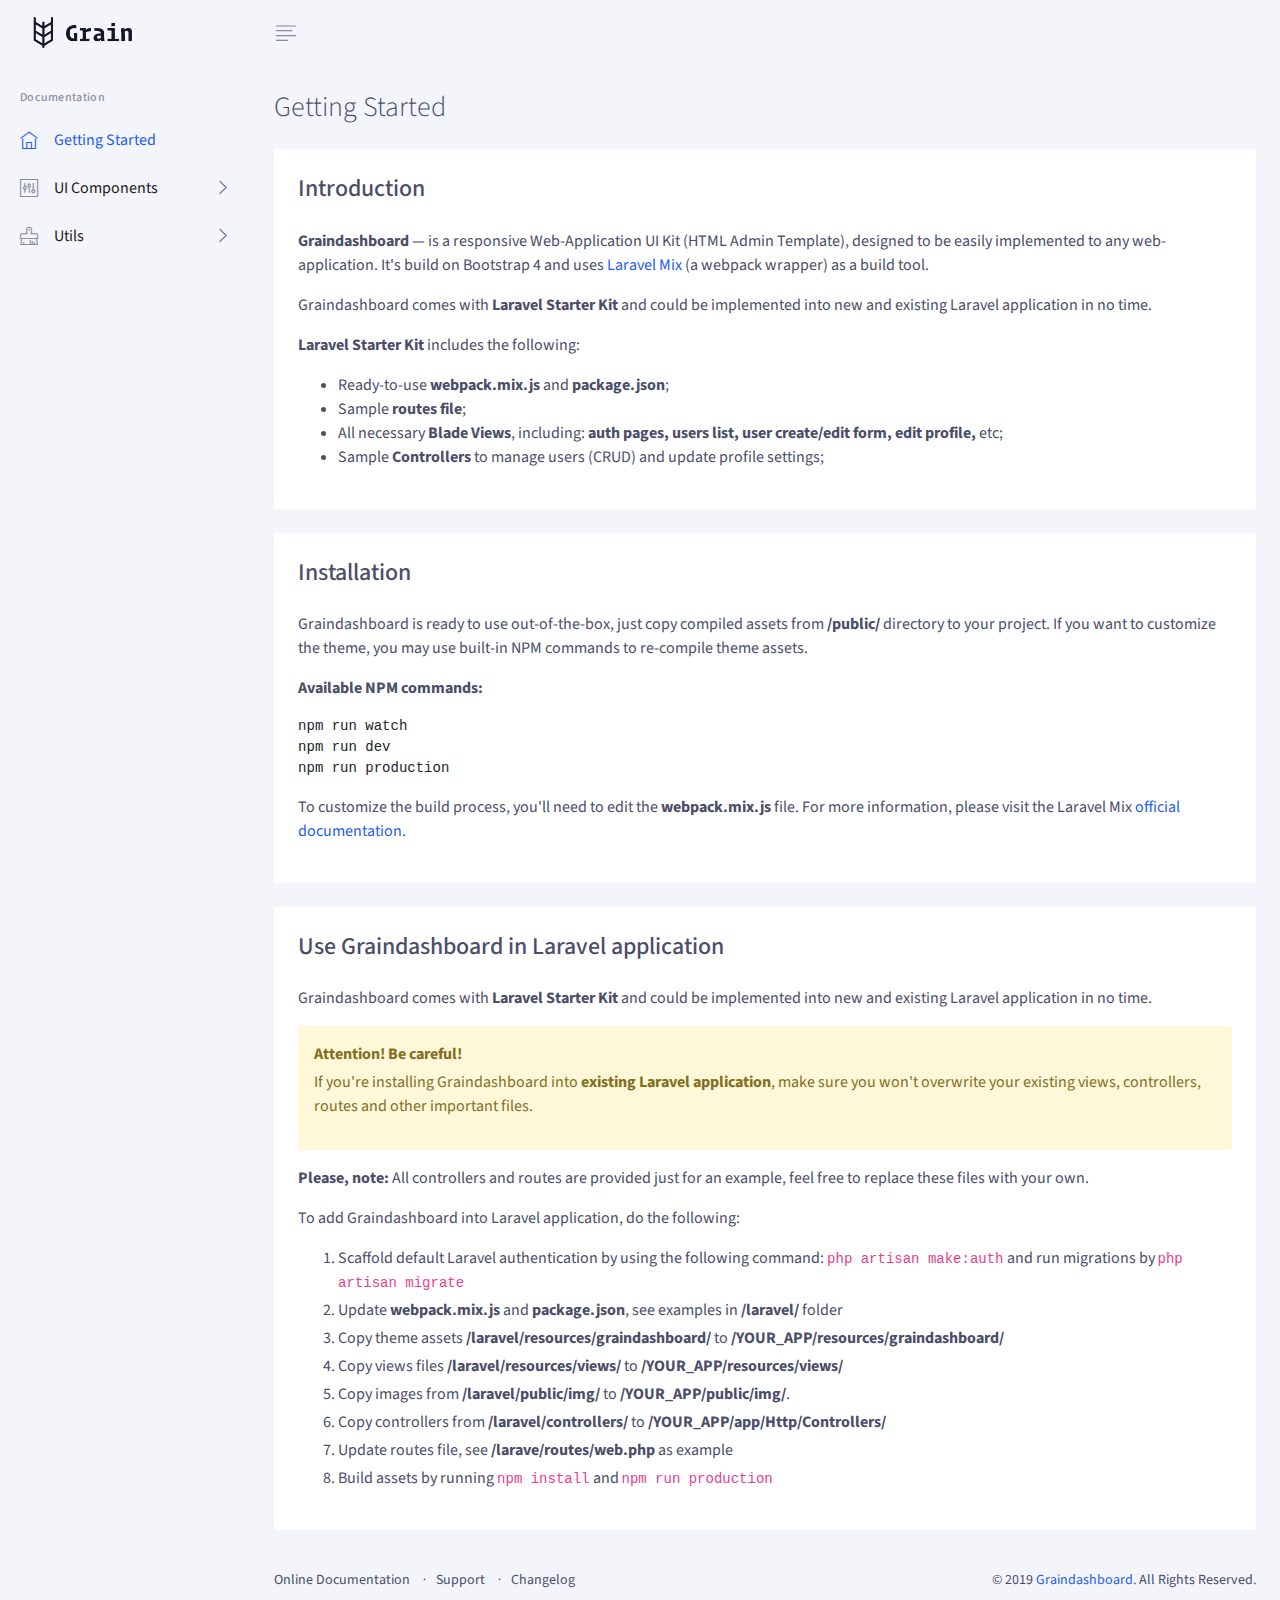
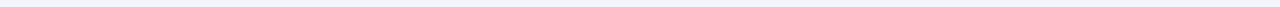
<file: src/admin/documentation/index.html>
<!DOCTYPE html>
<html lang="en">
<head>
    <!-- Title -->
    <title>Documentation | Graindashboard UI Kit</title>

    <meta charset="utf-8">
    <meta name="viewport" content="width=device-width, initial-scale=1, shrink-to-fit=no">
    <meta http-equiv="x-ua-compatible" content="ie=edge">

    <!-- Favicon -->
    <link rel="shortcut icon" href="assets/img/favicon.ico">

    <!-- Template -->
    <link rel="stylesheet" href="assets/css/graindashboard.css">
</head>

<body class="has-sidebar has-fixed-sidebar-and-header">
<!-- Header -->
<header class="header bg-body">
    <nav class="navbar flex-nowrap p-0">
        <div class="navbar-brand-wrapper d-flex align-items-center col-auto">
            <!-- Logo For Mobile View -->
            <a class="navbar-brand navbar-brand-mobile" href="/">
                <img class="img-fluid w-100" src="assets/img/logo-mini.png" alt="Graindashboard">
            </a>
            <!-- End Logo For Mobile View -->

            <!-- Logo For Desktop View -->
            <a class="navbar-brand navbar-brand-desktop" href="/">
                <img class="side-nav-show-on-closed" src="assets/img/logo-mini.png" alt="Graindashboard" style="width: auto; height: 33px;">
                <img class="side-nav-hide-on-closed" src="assets/img/logo.png" alt="Graindashboard" style="width: auto; height: 33px;">
            </a>
            <!-- End Logo For Desktop View -->
        </div>

        <div class="header-content col px-md-3">
            <div class="d-flex align-items-center">
                <!-- Side Nav Toggle -->
                <a  class="js-side-nav header-invoker d-flex mr-md-2" href="#"
                    data-close-invoker="#sidebarClose"
                    data-target="#sidebar"
                    data-target-wrapper="body">
                    <i class="gd-align-left"></i>
                </a>
                <!-- End Side Nav Toggle -->
            </div>
        </div>
    </nav>
</header>
<!-- End Header -->

<main class="main">
    <!-- Sidebar Nav -->
    <aside id="sidebar" class="js-custom-scroll side-nav">
        <ul id="sideNav" class="side-nav-menu side-nav-menu-top-level mb-0">
            <!-- Title -->
            <li class="sidebar-heading h6">Documentation</li>
            <!-- End Title -->

            <!-- Getting Started -->
            <li class="side-nav-menu-item active">
                <a class="side-nav-menu-link media align-items-center" href="index.html">
              <span class="side-nav-menu-icon d-flex mr-3">
                <i class="gd-home"></i>
              </span>
                    <span class="side-nav-fadeout-on-closed media-body">Getting Started</span>
                </a>
            </li>
            <!-- End Getting Started -->

            <!-- UI Components -->
            <li class="side-nav-menu-item side-nav-has-menu">
                <a class="side-nav-menu-link media align-items-center" href="#"
                   data-target="#subComponents">
                  <span class="side-nav-menu-icon d-flex mr-3">
                    <i class="gd-panel"></i>
                  </span>
                    <span class="side-nav-fadeout-on-closed media-body">UI Components</span>
                    <span class="side-nav-control-icon d-flex">
                <i class="gd-angle-right side-nav-fadeout-on-closed"></i>
              </span>
                    <span class="side-nav__indicator side-nav-fadeout-on-closed"></span>
                </a>

                <!-- UI Components: subComponents -->
                <ul id="subComponents" class="side-nav-menu side-nav-menu-second-level mb-0">
                    <li class="side-nav-menu-item">
                        <a class="side-nav-menu-link" href="avatars.html">Avatars</a>
                    </li>
                    <li class="side-nav-menu-item">
                        <a class="side-nav-menu-link" href="alerts.html">Alerts</a>
                    </li>
                    <li class="side-nav-menu-item">
                        <a class="side-nav-menu-link" href="buttons.html">Buttons</a>
                    </li>
                    <li class="side-nav-menu-item">
                        <a class="side-nav-menu-link" href="breadcrumbs.html">Breadcrumbs</a>
                    </li>
                    <li class="side-nav-menu-item">
                        <a class="side-nav-menu-link" href="badges.html">Badges</a>
                    </li>
                    <li class="side-nav-menu-item">
                        <a class="side-nav-menu-link" href="cards.html">Cards</a>
                    </li>
                    <li class="side-nav-menu-item">
                        <a class="side-nav-menu-link" href="collapse.html">Collapse</a>
                    </li>
                    <li class="side-nav-menu-item">
                        <a class="side-nav-menu-link" href="dropdowns.html">Dropdowns</a>
                    </li>
                    <li class="side-nav-menu-item">
                        <a class="side-nav-menu-link" href="forms.html">Forms</a>
                    </li>
                    <li class="side-nav-menu-item">
                        <a class="side-nav-menu-link" href="icons.html">Icons</a>
                    </li>
                    <li class="side-nav-menu-item">
                        <a class="side-nav-menu-link" href="modals.html">Modals</a>
                    </li>
                    <li class="side-nav-menu-item">
                        <a class="side-nav-menu-link" href="navs.html">Navs</a>
                    </li>
                    <li class="side-nav-menu-item">
                        <a class="side-nav-menu-link" href="progress.html">Progress</a>
                    </li>
                    <li class="side-nav-menu-item">
                        <a class="side-nav-menu-link" href="pagination.html">Pagination</a>
                    </li>
                    <li class="side-nav-menu-item">
                        <a class="side-nav-menu-link" href="spinners.html">Spinners</a>
                    </li>
                    <li class="side-nav-menu-item">
                        <a class="side-nav-menu-link" href="toasts.html">Toasts</a>
                    </li>
                    <li class="side-nav-menu-item">
                        <a class="side-nav-menu-link" href="tables.html">Tables</a>
                    </li>
                    <li class="side-nav-menu-item">
                        <a class="side-nav-menu-link" href="typography.html">Typography</a>
                    </li>
                </ul>
                <!-- End UI Components: subComponents -->
            </li>
            <!-- End UI Components -->

            <!-- Utils -->
            <li class="side-nav-menu-item side-nav-has-menu">
                <a class="side-nav-menu-link media align-items-center" href="#"
                   data-target="#subUtils">
                  <span class="side-nav-menu-icon d-flex mr-3">
                    <i class="gd-brush-alt"></i>
                  </span>
                    <span class="side-nav-fadeout-on-closed media-body">Utils</span>
                    <span class="side-nav-control-icon d-flex">
                <i class="gd-angle-right side-nav-fadeout-on-closed"></i>
              </span>
                    <span class="side-nav__indicator side-nav-fadeout-on-closed"></span>
                </a>

                <!-- Utils: subUtils -->
                <ul id="subUtils" class="side-nav-menu side-nav-menu-second-level mb-0">
                    <li class="side-nav-menu-item">
                        <a class="side-nav-menu-link" href="background.html">Background</a>
                    </li>
                    <li class="side-nav-menu-item">
                        <a class="side-nav-menu-link" href="borders.html">Borders</a>
                    </li>
                    <li class="side-nav-menu-item">
                        <a class="side-nav-menu-link" href="colors.html">Colors</a>
                    </li>
                    <li class="side-nav-menu-item">
                        <a class="side-nav-menu-link" href="links.html">Links</a>
                    </li>
                    <li class="side-nav-menu-item">
                        <a class="side-nav-menu-link" href="positions.html">Positions</a>
                    </li>
                    <li class="side-nav-menu-item">
                        <a class="side-nav-menu-link" href="spacing.html">Spacing</a>
                    </li>
                    <li class="side-nav-menu-item">
                        <a class="side-nav-menu-link" href="transitions.html">Transitions</a>
                    </li>
                    <li class="side-nav-menu-item">
                        <a class="side-nav-menu-link" href="other.html">Other</a>
                    </li>
                </ul>
                <!-- End Utils: subUtils -->
            </li>
            <!-- End Utils -->

        </ul>
    </aside>
    <!-- End Sidebar Nav -->

    <div class="content">
        <div class="py-4 px-3 px-md-4">

            <div class="mb-3 mb-md-4 d-flex justify-content-between">
                <div class="h3 mb-0">Getting Started</div>
            </div>

            <div class="card mb-4">
                <div class="card-body">
                    <h4 class="card-title">Introduction</h4>
                    <p><strong>Graindashboard</strong> &mdash; is a responsive Web-Application UI Kit (HTML Admin Template), designed to be easily implemented to any web-application. It's build on Bootstrap 4 and uses <a href="https://github.com/JeffreyWay/laravel-mix" target="_blank">Laravel Mix</a> (a webpack wrapper) as a build tool.</p>
                    <p>Graindashboard comes with <strong>Laravel Starter Kit</strong> and could be implemented into new and existing Laravel application in no time.</p>
                    <p><strong>Laravel Starter Kit</strong> includes the following:</p>
                    <ul>
                        <li>Ready-to-use <strong>webpack.mix.js</strong> and <strong>package.json</strong>;</li>
                        <li>Sample <strong>routes file</strong>;</li>
                        <li>All necessary <strong>Blade Views</strong>, including: <strong>auth pages, users list, user create/edit form, edit profile,</strong> etc;</li>
                        <li>Sample <strong>Controllers</strong> to manage users (CRUD) and update profile settings;</li>
                    </ul>
                </div>
            </div>

            <div class="card mb-4">
                <div class="card-body">
                    <h4 class="card-title">Installation</h4>
                    <p>Graindashboard is ready to use out-of-the-box, just copy compiled assets from <strong>/public/</strong> directory to your project. If you want to customize the theme, you may use built-in NPM commands to re-compile theme assets.</p>
                    <p><strong>Available NPM commands:</strong></p>
<pre>
npm run watch
npm run dev
npm run production
</pre>
                    <p>To customize the build process, you'll need to edit the <strong>webpack.mix.js</strong> file. For more information, please visit the Laravel Mix <a href="https://laravel-mix.com/docs/4.0/basic-example/tree/master/docs#readme" target="_blank">official documentation</a>.</p>
                </div>
            </div>

            <div class="card">
                <div class="card-body">
                    <h4 class="card-title">Use Graindashboard in Laravel application</h4>
                    <p>Graindashboard comes with <strong>Laravel Starter Kit</strong> and could be implemented into new and existing Laravel application in no time.</p>

                    <div class="alert alert-warning" role="alert">
                        <strong class="d-block mb-1">Attention! Be careful!</strong>
                        <p>If you're installing Graindashboard into <strong>existing Laravel application</strong>, make sure you won't overwrite your existing views, controllers, routes and other important files.</p>
                    </div>

                    <p><strong>Please, note:</strong> All controllers and routes are provided just for an example, feel free to replace these files with your own.</p>

                    <p>To add Graindashboard into Laravel application, do the following:</p>
                    <ol>
                        <li class="mb-1">Scaffold default Laravel authentication by using the following command: <code>php artisan make:auth</code> and run migrations by <code>php artisan migrate</code></li>
                        <li class="mb-1">Update <strong>webpack.mix.js</strong> and <strong>package.json</strong>, see examples in <strong>/laravel/</strong> folder</li>
                        <li class="mb-1">Copy theme assets <strong>/laravel/resources/graindashboard/</strong> to <strong>/YOUR_APP/resources/graindashboard/</strong></li>
                        <li class="mb-1">Copy views files <strong>/laravel/resources/views/</strong> to <strong>/YOUR_APP/resources/views/</strong></li>
                        <li class="mb-1">Copy images from <strong>/laravel/public/img/</strong> to <strong>/YOUR_APP/public/img/</strong>.</li>
                        <li class="mb-1">Copy controllers from <strong>/laravel/controllers/</strong> to <strong>/YOUR_APP/app/Http/Controllers/</strong></li>
                        <li class="mb-1">Update routes file, see <strong>/larave/routes/web.php</strong> as example</li>
                        <li class="mb-1">Build assets by running <code>npm install</code> and <code>npm run production</code></li>
                    </ol>
                </div>
            </div>



        </div>

        <!-- Footer -->
        <footer class="small p-3 px-md-4 mt-auto">
            <div class="row justify-content-between">
                <div class="col-lg text-center text-lg-left mb-3 mb-lg-0">
                    <ul class="list-dot list-inline mb-0">
                        <li class="list-dot-item list-dot-item-not list-inline-item mr-lg-2"><a class="link-dark" href="https://graindashboard.com/documentation/" target="_blank">Online Documentation</a></li>
                        <li class="list-dot-item list-inline-item mr-lg-2"><a class="link-dark" href="mailto:support@graindashboard.com">Support</a></li>
                        <li class="list-dot-item list-inline-item mr-lg-2"><a class="link-dark" href="changelog.html">Changelog</a></li>
                    </ul>
                </div>


                <div class="col-lg text-center text-lg-right">
                    &copy; 2019 <a href="https://graindashboard.com" target="_blank">Graindashboard</a>. All Rights Reserved.
                </div>
            </div>
        </footer>
        <!-- End Footer -->
    </div>
</main>


<script src="assets/js/graindashboard.js"></script>
<script src="assets/js/graindashboard.vendor.js"></script>

</body>
</html>
</file>
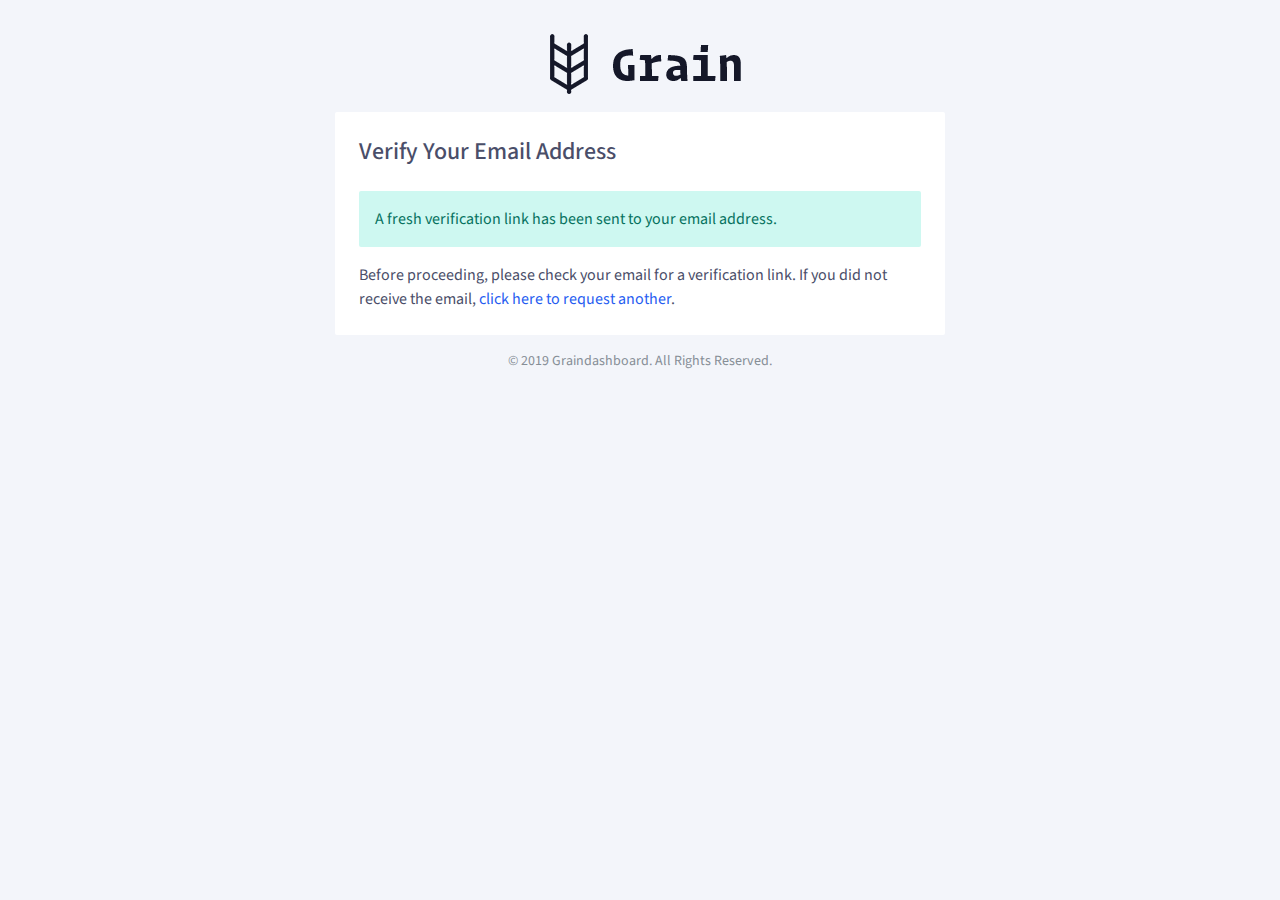
<file: src/admin/email-verification.html>
<!DOCTYPE html>
<html lang="en">
  <head>
    <!-- Title -->
    <title>Verify Your Email Address | Graindashboard UI Kit</title>

    <meta charset="utf-8">
    <meta name="viewport" content="width=device-width, initial-scale=1, shrink-to-fit=no">
    <meta http-equiv="x-ua-compatible" content="ie=edge">

    <!-- Favicon -->
    <link rel="shortcut icon" href="public/img/favicon.ico">

    <!-- Template -->
    <link rel="stylesheet" href="public/graindashboard/css/graindashboard.css">
  </head>

  <body class="">

    <main class="main">

      <div class="content">

			<div class="container-fluid pb-5">

				<div class="row justify-content-md-center">
					<div class="card-wrapper col-12 col-md-6 mt-5">
						<div class="brand text-center mb-3">
							<a href="/"><img src="public/img/logo.png"></a>
						</div>
						<div class="card">
							<div class="card-body">
								<h4 class="card-title">Verify Your Email Address</h4>
								<div class="alert alert-success" role="alert">
									A fresh verification link has been sent to your email address.
								</div>

								Before proceeding, please check your email for a verification link.
								If you did not receive the email, <a href="#">click here to request another</a>.
							</div>
						</div>
						<footer class="footer mt-3">
							<div class="container-fluid">
								<div class="footer-content text-center small">
									<span class="text-muted">&copy; 2019 Graindashboard. All Rights Reserved.</span>
								</div>
							</div>
						</footer>
					</div>
				</div>



			</div>

      </div>
    </main>

	<script src="public/graindashboard/js/graindashboard.js"></script>
    <script src="public/graindashboard/js/graindashboard.vendor.js"></script>
  </body>
</html>
</file>
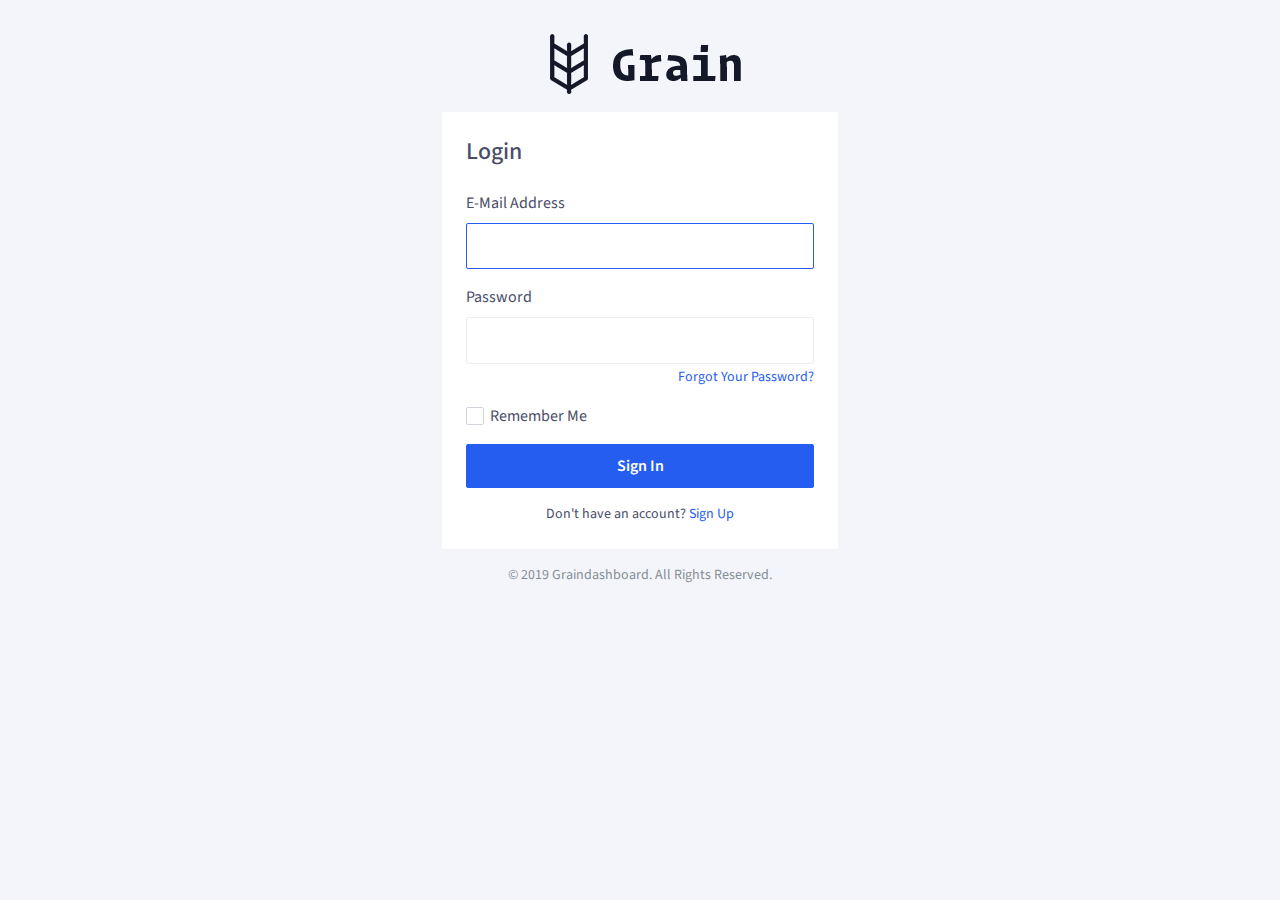
<file: src/admin/login.html>
<!DOCTYPE html>
<html lang="en">
  <head>
    <!-- Title -->
    <title>Login | PSC Coaching Center</title>

    <meta charset="utf-8">
    <meta name="viewport" content="width=device-width, initial-scale=1, shrink-to-fit=no">
    <meta http-equiv="x-ua-compatible" content="ie=edge">

    <!-- Favicon -->
    <link rel="shortcut icon" href="public/img/favicon.ico">

    <!-- Template -->
    <link rel="stylesheet" href="public/graindashboard/css/graindashboard.css">
  </head>

  <body class="">

    <main class="main">

      <div class="content">

			<div class="container-fluid pb-5">

				<div class="row justify-content-md-center">
					<div class="card-wrapper col-12 col-md-4 mt-5">
						<div class="brand text-center mb-3">
							<a href="/"><img src="public/img/logo.png"></a>
						</div>
						<div class="card">
							<div class="card-body">
								<h4 class="card-title">Login</h4>
								<form>
									<div class="form-group">
										<label for="email">E-Mail Address</label>
										<input id="email" type="email" class="form-control" name="email" required="" autofocus="">
									</div>

									<div class="form-group">
										<label for="password">Password
										</label>
										<input id="password" type="password" class="form-control" name="password" required="">
										<div class="text-right">
											<a href="password-reset.html" class="small">
												Forgot Your Password?
											</a>
										</div>
									</div>

									<div class="form-group">
										<div class="form-check position-relative mb-2">
										  <input type="checkbox" class="form-check-input d-none" id="remember" name="remember">
										  <label class="checkbox checkbox-xxs form-check-label ml-1" for="remember"
												 data-icon="&#xe936">Remember Me</label>
										</div>
									</div>

									<div class="form-group no-margin">
										<a href="/index.html" class="btn btn-primary btn-block">
											Sign In
										</a>
									</div>
									<div class="text-center mt-3 small">
										Don't have an account? <a href="register.html">Sign Up</a>
									</div>
								</form>
							</div>
						</div>
						<footer class="footer mt-3">
							<div class="container-fluid">
								<div class="footer-content text-center small">
									<span class="text-muted">&copy; 2019 Graindashboard. All Rights Reserved.</span>
								</div>
							</div>
						</footer>
					</div>
				</div>



			</div>

      </div>
    </main>

	<script src="public/graindashboard/js/graindashboard.js"></script>
    <script src="public/graindashboard/js/graindashboard.vendor.js"></script>
  </body>
</html>
</file>
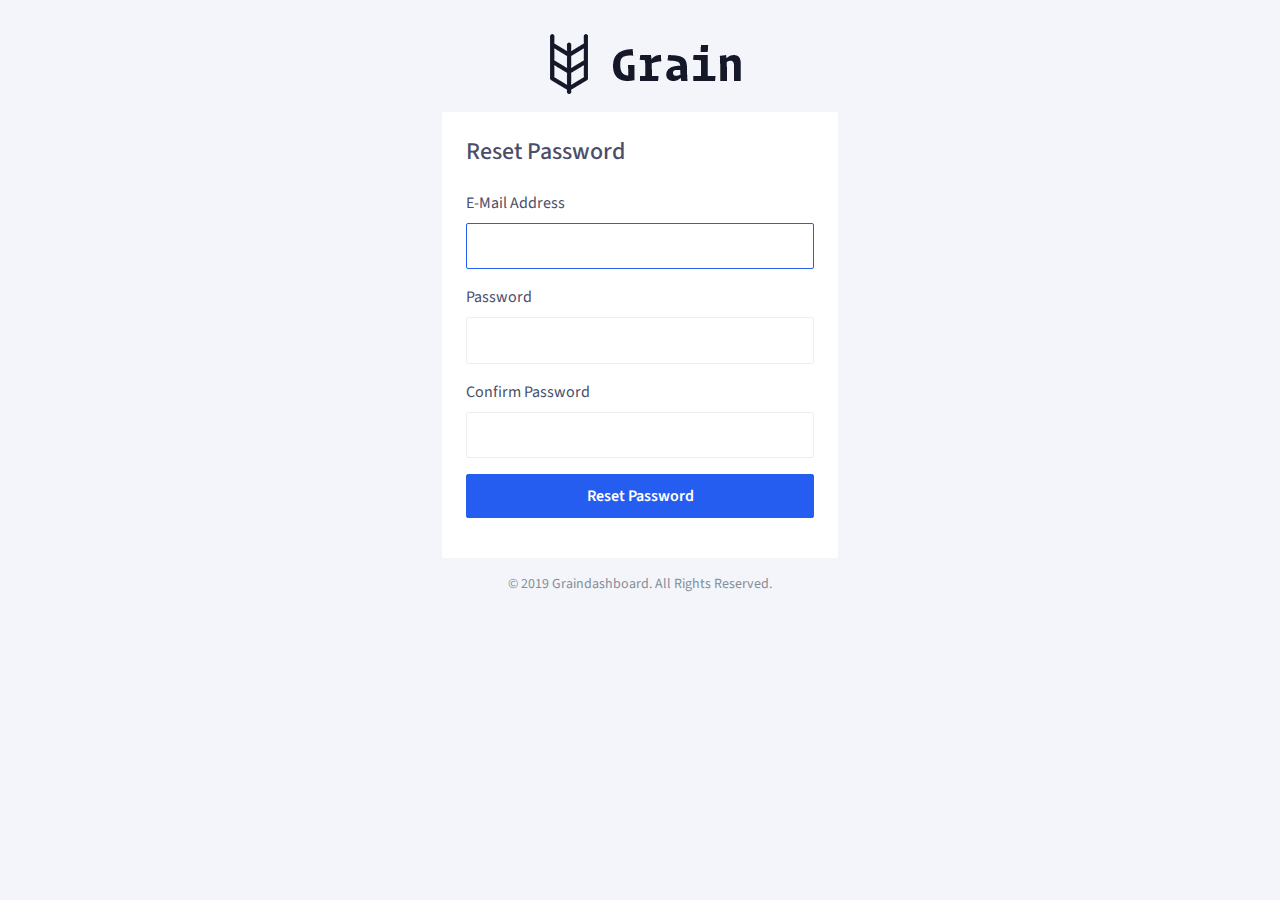
<file: src/admin/password-reset-2.html>
<!DOCTYPE html>
<html lang="en">
  <head>
    <!-- Title -->
    <title>Reset Password | Graindashboard UI Kit</title>

    <meta charset="utf-8">
    <meta name="viewport" content="width=device-width, initial-scale=1, shrink-to-fit=no">
    <meta http-equiv="x-ua-compatible" content="ie=edge">

    <!-- Favicon -->
    <link rel="shortcut icon" href="public/img/favicon.ico">

    <!-- Template -->
    <link rel="stylesheet" href="public/graindashboard/css/graindashboard.css">
  </head>

  <body class="">

    <main class="main">

      <div class="content">

			<div class="container-fluid pb-5">

				<div class="row justify-content-md-center">
					<div class="card-wrapper col-12 col-md-4 mt-5">
						<div class="brand text-center mb-3">
							<a href="/"><img src="public/img/logo.png"></a>
						</div>
						<div class="card">
							<div class="card-body">
								<h4 class="card-title">Reset Password</h4>
								<form>
									<div class="form-group">
										<label for="email">E-Mail Address</label>
										<input id="email" type="email" class="form-control" name="email" required="" autofocus="">
									</div>

									<div class="form-group">
										<label for="password">Password
										</label>
										<input id="password" type="password" class="form-control" name="password" required="">
									</div>
									
									<div class="form-group">
										<label for="password-confirm">Confirm Password
										</label>
										<input id="password-confirm" type="password" class="form-control" name="password_confirmation" required="">
									</div>

									<div class="form-group no-margin">
										<a href="/index.html" class="btn btn-primary btn-block">
											Reset Password
										</a>
									</div>
								</form>
							</div>
						</div>
						<footer class="footer mt-3">
							<div class="container-fluid">
								<div class="footer-content text-center small">
									<span class="text-muted">&copy; 2019 Graindashboard. All Rights Reserved.</span>
								</div>
							</div>
						</footer>
					</div>
				</div>



			</div>

      </div>
    </main>


	<script src="public/graindashboard/js/graindashboard.js"></script>
    <script src="public/graindashboard/js/graindashboard.vendor.js"></script>
    
  </body>
</html>
</file>
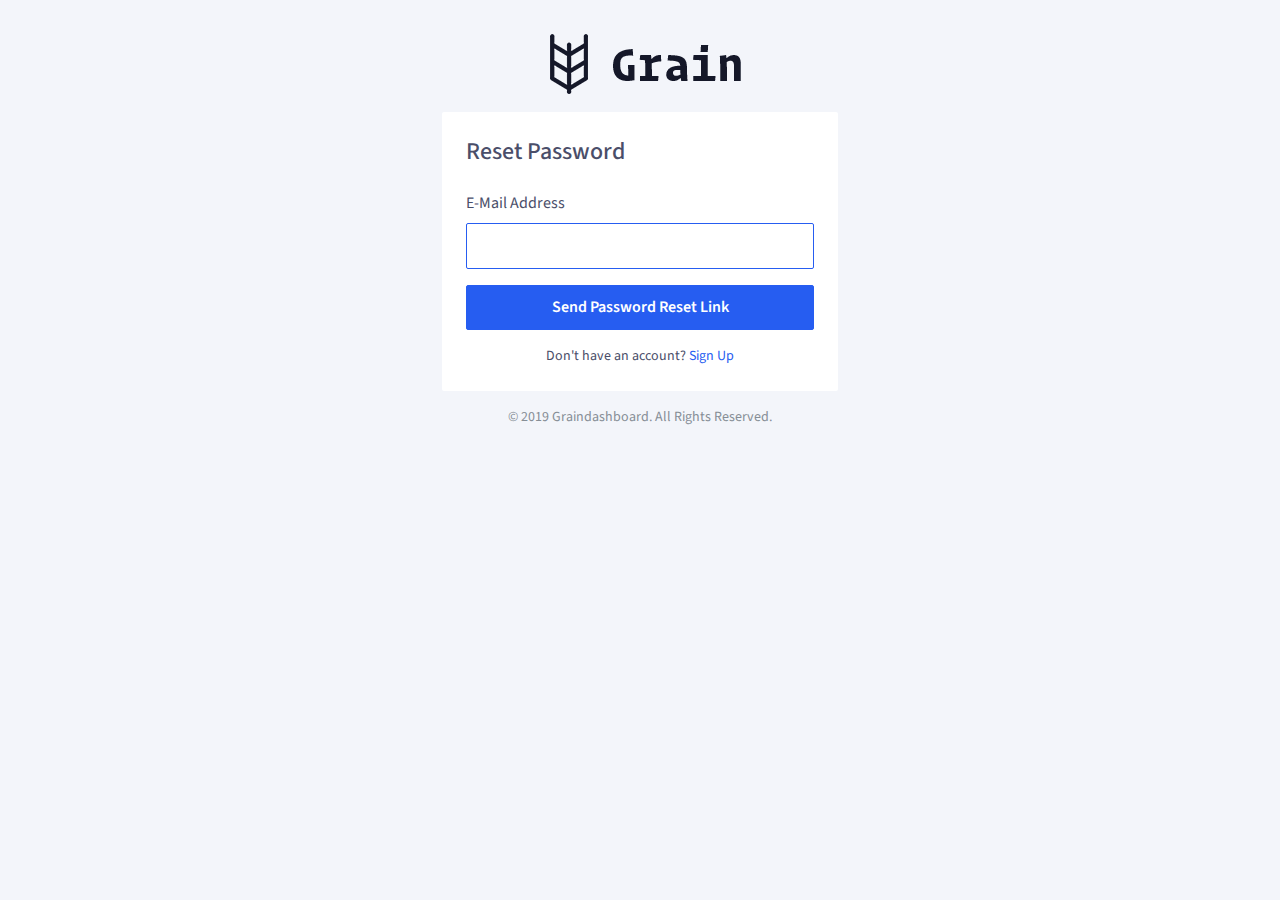
<file: src/admin/password-reset.html>
<!DOCTYPE html>
<html lang="en">
  <head>
    <!-- Title -->
    <title>Reset Password | Graindashboard UI Kit</title>

    <meta charset="utf-8">
    <meta name="viewport" content="width=device-width, initial-scale=1, shrink-to-fit=no">
    <meta http-equiv="x-ua-compatible" content="ie=edge">

    <!-- Favicon -->
    <link rel="shortcut icon" href="public/img/favicon.ico">

    <!-- Template -->
    <link rel="stylesheet" href="public/graindashboard/css/graindashboard.css">
  </head>

  <body class="">

    <main class="main">

      <div class="content">

			<div class="container-fluid pb-5">

				<div class="row justify-content-md-center">
					<div class="card-wrapper col-12 col-md-4 mt-5">
						<div class="brand text-center mb-3">
							<a href="/"><img src="public/img/logo.png"></a>
						</div>
						<div class="card">
							<div class="card-body">
								<h4 class="card-title">Reset Password</h4>
								<form>
									<div class="form-group">
										<label for="email">E-Mail Address</label>
										<input id="email" type="email" class="form-control" name="email" required="" autofocus="">
									</div>

									<div class="form-group no-margin">
										<a href="/password-reset-2.html" class="btn btn-primary btn-block">
											Send Password Reset Link
										</a>
									</div>
									<div class="text-center mt-3 small">
										Don't have an account? <a href="register.html">Sign Up</a>
									</div>
								</form>
							</div>
						</div>
						<footer class="footer mt-3">
							<div class="container-fluid">
								<div class="footer-content text-center small">
									<span class="text-muted">&copy; 2019 Graindashboard. All Rights Reserved.</span>
								</div>
							</div>
						</footer>
					</div>
				</div>



			</div>

      </div>
    </main>


	<script src="public/graindashboard/js/graindashboard.js"></script>
    <script src="public/graindashboard/js/graindashboard.vendor.js"></script>
    
  </body>
</html>
</file>
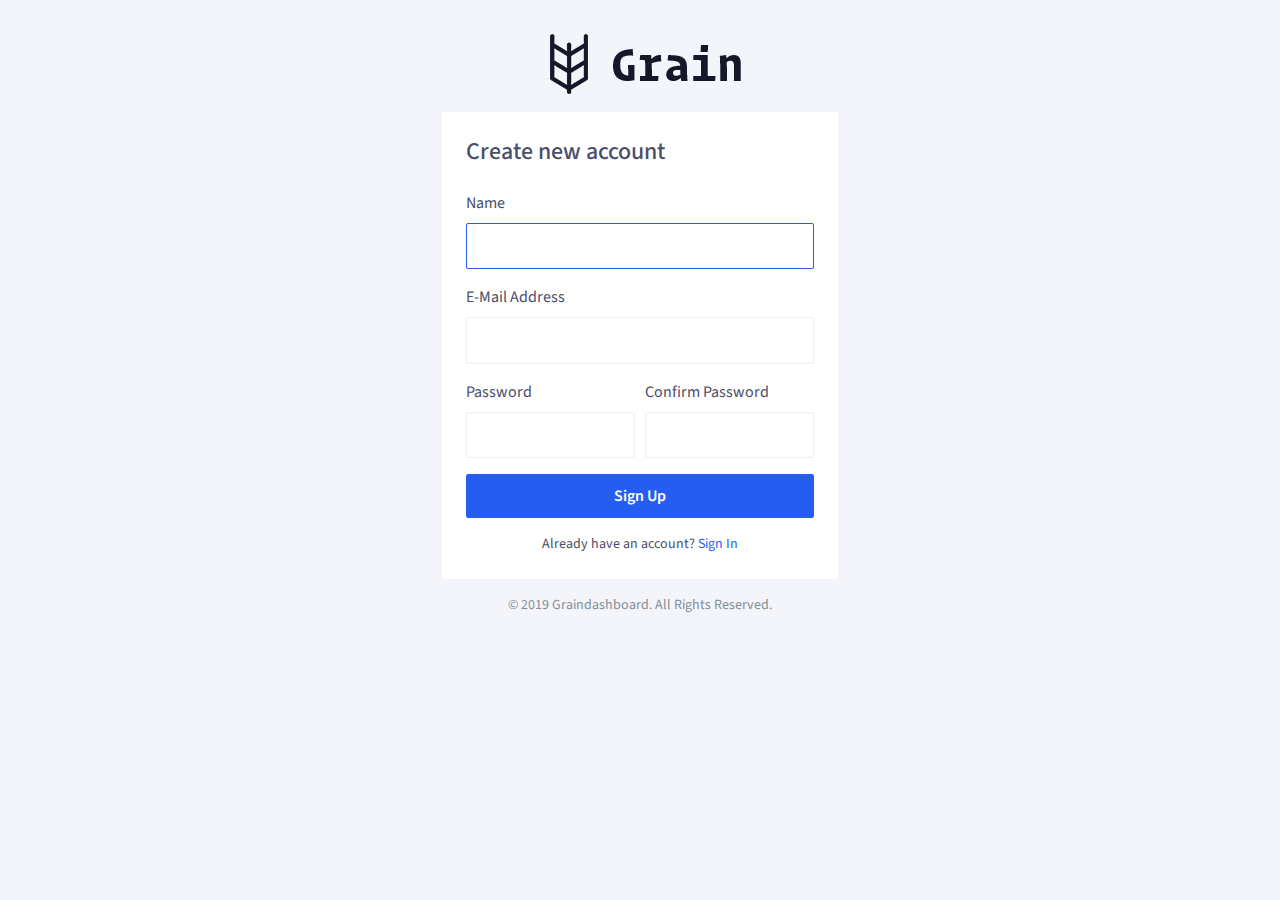
<file: src/admin/register.html>
<!DOCTYPE html>
<html lang="en">
  <head>
    <!-- Title -->
    <title>Create new account | Graindashboard UI Kit</title>

    <meta charset="utf-8">
    <meta name="viewport" content="width=device-width, initial-scale=1, shrink-to-fit=no">
    <meta http-equiv="x-ua-compatible" content="ie=edge">

    <!-- Favicon -->
    <link rel="shortcut icon" href="public/img/favicon.ico">

    <!-- Template -->
    <link rel="stylesheet" href="public/graindashboard/css/graindashboard.css">
  </head>

  <body class="">

    <main class="main">

      <div class="content">

			<div class="container-fluid pb-5">

				<div class="row justify-content-md-center">
					<div class="card-wrapper col-12 col-md-4 mt-5">
						<div class="brand text-center mb-3">
							<a href="/"><img src="public/img/logo.png"></a>
						</div>
						<div class="card">
							<div class="card-body">
								<h4 class="card-title">Create new account</h4>
								<form>
			
									<div class="form-group">
										<label for="name">Name</label>
										<input type="text" class="form-control" id="name" name="name" required="" autofocus="">
									</div>

									<div class="form-group">
										<label for="email">E-Mail Address</label>
										<input id="email" type="email" class="form-control" name="email" required="">
									</div>

									<div class="form-row">
										<div class="form-group col-md-6">
											<label for="password">Password
											</label>
											<input id="password" type="password" class="form-control" name="password" required="">
										</div>
										<div class="form-group col-md-6">
											<label for="password-confirm">Confirm Password
											</label>
											<input id="password-confirm" type="password2" class="form-control" name="password_confirmation" required="">
										</div>
									</div>


									<div class="form-group no-margin">
										<a href="/index.html" class="btn btn-primary btn-block">
											Sign Up
										</a>
									</div>
									<div class="text-center mt-3 small">
										Already have an account? <a href="login.html">Sign In</a>
									</div>
								</form>
							</div>
						</div>
						<footer class="footer mt-3">
							<div class="container-fluid">
								<div class="footer-content text-center small">
									<span class="text-muted">&copy; 2019 Graindashboard. All Rights Reserved.</span>
								</div>
							</div>
						</footer>
					</div>
				</div>



			</div>

      </div>
    </main>


	<script src="public/graindashboard/js/graindashboard.js"></script>
    <script src="public/graindashboard/js/graindashboard.vendor.js"></script>
    
  </body>
</html>
</file>
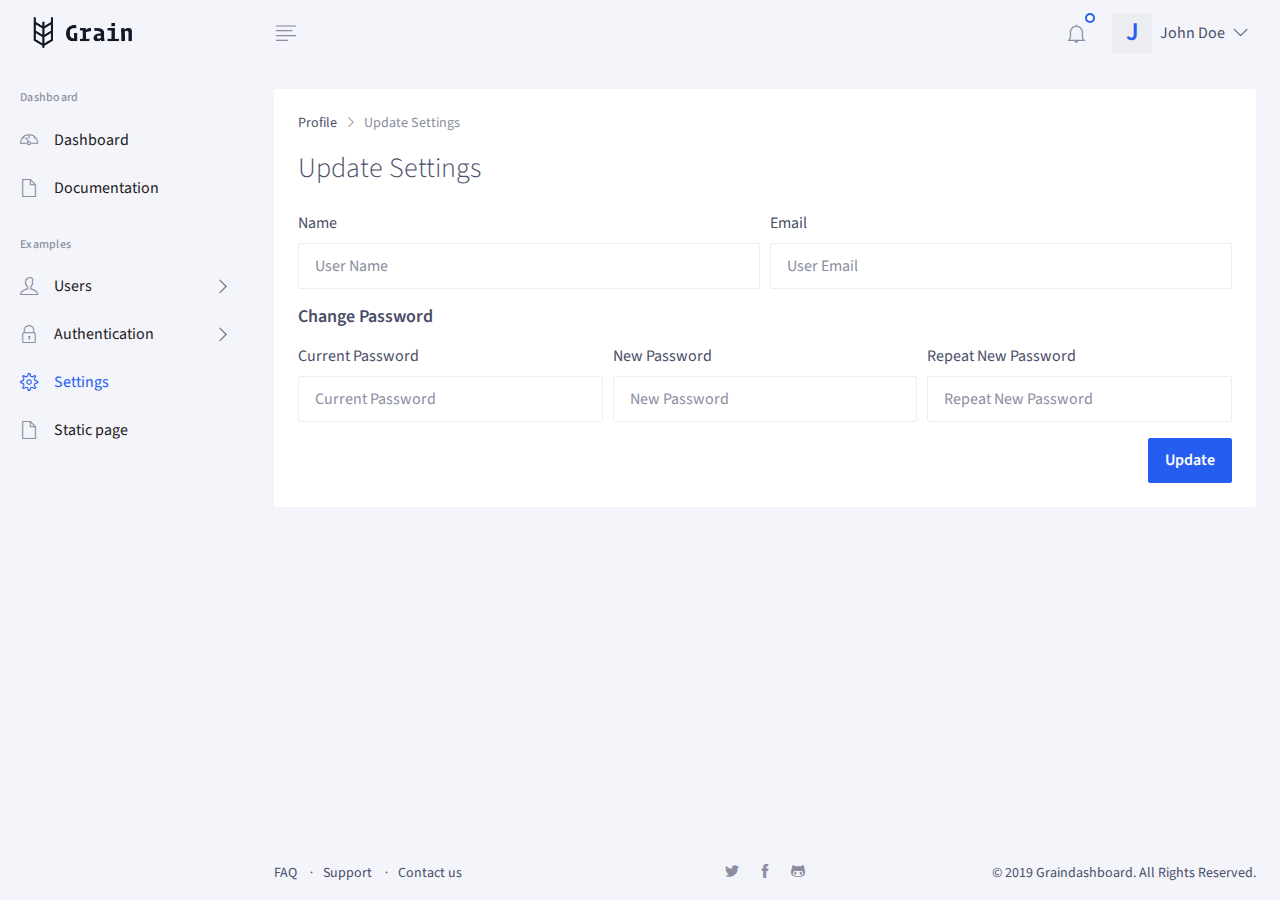
<file: src/admin/settings.html>
<!DOCTYPE html>
<html lang="en">
<head>
    <!-- Title -->
    <title>Settings | Graindashboard UI Kit</title>

    <meta charset="utf-8">
    <meta name="viewport" content="width=device-width, initial-scale=1, shrink-to-fit=no">
    <meta http-equiv="x-ua-compatible" content="ie=edge">

    <!-- Favicon -->
    <link rel="shortcut icon" href="public/img/favicon.ico">

    <!-- Template -->
    <link rel="stylesheet" href="public/graindashboard/css/graindashboard.css">
</head>

<body class="has-sidebar has-fixed-sidebar-and-header">
<!-- Header -->
<header class="header bg-body">
    <nav class="navbar flex-nowrap p-0">
        <div class="navbar-brand-wrapper d-flex align-items-center col-auto">
            <!-- Logo For Mobile View -->
            <a class="navbar-brand navbar-brand-mobile" href="/">
                <img class="img-fluid w-100" src="public/img/logo-mini.png" alt="Graindashboard">
            </a>
            <!-- End Logo For Mobile View -->

            <!-- Logo For Desktop View -->
            <a class="navbar-brand navbar-brand-desktop" href="/">
                <img class="side-nav-show-on-closed" src="public/img/logo-mini.png" alt="Graindashboard" style="width: auto; height: 33px;">
                <img class="side-nav-hide-on-closed" src="public/img/logo.png" alt="Graindashboard" style="width: auto; height: 33px;">
            </a>
            <!-- End Logo For Desktop View -->
        </div>

        <div class="header-content col px-md-3">
            <div class="d-flex align-items-center">
                <!-- Side Nav Toggle -->
                <a  class="js-side-nav header-invoker d-flex mr-md-2" href="#"
                    data-close-invoker="#sidebarClose"
                    data-target="#sidebar"
                    data-target-wrapper="body">
                    <i class="gd-align-left"></i>
                </a>
                <!-- End Side Nav Toggle -->

                <!-- User Notifications -->
                <div class="dropdown ml-auto">
                    <a id="notificationsInvoker" class="header-invoker" href="#" aria-controls="notifications" aria-haspopup="true" aria-expanded="false" data-unfold-event="click" data-unfold-target="#notifications" data-unfold-type="css-animation" data-unfold-duration="300" data-unfold-animation-in="fadeIn" data-unfold-animation-out="fadeOut">
                        <span class="indicator indicator-bordered indicator-top-right indicator-primary rounded-circle"></span>
                        <i class="gd-bell"></i>
                    </a>

                    <div id="notifications" class="dropdown-menu dropdown-menu-center py-0 mt-4 w-18_75rem w-md-22_5rem unfold-css-animation unfold-hidden" aria-labelledby="notificationsInvoker" style="animation-duration: 300ms;">
                        <div class="card">
                            <div class="card-header d-flex align-items-center border-bottom py-3">
                                <h5 class="mb-0">Notifications</h5>
                                <a class="link small ml-auto" href="#">Clear All</a>
                            </div>

                            <div class="card-body p-0">
                                <div class="list-group list-group-flush">
                                    <div class="list-group-item list-group-item-action">
                                        <div class="d-flex align-items-center text-nowrap mb-2">
                                            <i class="gd-info-alt icon-text text-primary mr-2"></i>
                                            <h6 class="font-weight-semi-bold mb-0">New Update</h6>
                                            <span class="list-group-item-date text-muted ml-auto">just now</span>
                                        </div>
                                        <p class="mb-0">
                                            Order <strong>#10000</strong> has been updated.
                                        </p>
                                        <a class="list-group-item-closer text-muted" href="#"><i class="gd-close"></i></a>
                                    </div>
                                    <div class="list-group-item list-group-item-action">
                                        <div class="d-flex align-items-center text-nowrap mb-2">
                                            <i class="gd-info-alt icon-text text-primary mr-2"></i>
                                            <h6 class="font-weight-semi-bold mb-0">New Update</h6>
                                            <span class="list-group-item-date text-muted ml-auto">just now</span>
                                        </div>
                                        <p class="mb-0">
                                            Order <strong>#10001</strong> has been updated.
                                        </p>
                                        <a class="list-group-item-closer text-muted" href="#"><i class="gd-close"></i></a>
                                    </div>
                                </div>
                            </div>
                        </div>
                    </div>
                </div>
                <!-- End User Notifications -->
                <!-- User Avatar -->
                <div class="dropdown mx-3 dropdown ml-2">
                    <a id="profileMenuInvoker" class="header-complex-invoker" href="#" aria-controls="profileMenu" aria-haspopup="true" aria-expanded="false" data-unfold-event="click" data-unfold-target="#profileMenu" data-unfold-type="css-animation" data-unfold-duration="300" data-unfold-animation-in="fadeIn" data-unfold-animation-out="fadeOut">
                        <!--img class="avatar rounded-circle mr-md-2" src="#" alt="John Doe"-->
                        <span class="mr-md-2 avatar-placeholder">J</span>
                        <span class="d-none d-md-block">John Doe</span>
                        <i class="gd-angle-down d-none d-md-block ml-2"></i>
                    </a>

                    <ul id="profileMenu" class="unfold unfold-user unfold-light unfold-top unfold-centered position-absolute pt-2 pb-1 mt-4 unfold-css-animation unfold-hidden fadeOut" aria-labelledby="profileMenuInvoker" style="animation-duration: 300ms;">
                        <li class="unfold-item">
                            <a class="unfold-link d-flex align-items-center text-nowrap" href="#">
                    <span class="unfold-item-icon mr-3">
                      <i class="gd-user"></i>
                    </span>
                                My Profile
                            </a>
                        </li>
                        <li class="unfold-item unfold-item-has-divider">
                            <a class="unfold-link d-flex align-items-center text-nowrap" href="#">
                    <span class="unfold-item-icon mr-3">
                      <i class="gd-power-off"></i>
                    </span>
                                Sign Out
                            </a>
                        </li>
                    </ul>
                </div>
                <!-- End User Avatar -->
            </div>
        </div>
    </nav>
</header>
<!-- End Header -->

<main class="main">
    <!-- Sidebar Nav -->
    <aside id="sidebar" class="js-custom-scroll side-nav">
        <ul id="sideNav" class="side-nav-menu side-nav-menu-top-level mb-0">
            <!-- Title -->
            <li class="sidebar-heading h6">Dashboard</li>
            <!-- End Title -->

            <!-- Dashboard -->
            <li class="side-nav-menu-item">
                <a class="side-nav-menu-link media align-items-center" href="/">
              <span class="side-nav-menu-icon d-flex mr-3">
                <i class="gd-dashboard"></i>
              </span>
                    <span class="side-nav-fadeout-on-closed media-body">Dashboard</span>
                </a>
            </li>
            <!-- End Dashboard -->

            <!-- Documentation -->
            <li class="side-nav-menu-item">
                <a class="side-nav-menu-link media align-items-center" href="documentation/" target="_blank">
              <span class="side-nav-menu-icon d-flex mr-3">
                <i class="gd-file"></i>
              </span>
                    <span class="side-nav-fadeout-on-closed media-body">Documentation</span>
                </a>
            </li>
            <!-- End Documentation -->

            <!-- Title -->
            <li class="sidebar-heading h6">Examples</li>
            <!-- End Title -->

            <!-- Users -->
            <li class="side-nav-menu-item side-nav-has-menu">
                <a class="side-nav-menu-link media align-items-center" href="#"
                   data-target="#subUsers">
                  <span class="side-nav-menu-icon d-flex mr-3">
                    <i class="gd-user"></i>
                  </span>
                    <span class="side-nav-fadeout-on-closed media-body">Users</span>
                    <span class="side-nav-control-icon d-flex">
                <i class="gd-angle-right side-nav-fadeout-on-closed"></i>
              </span>
                    <span class="side-nav__indicator side-nav-fadeout-on-closed"></span>
                </a>

                <!-- Users: subUsers -->
                <ul id="subUsers" class="side-nav-menu side-nav-menu-second-level mb-0">
                    <li class="side-nav-menu-item">
                        <a class="side-nav-menu-link" href="users.html">All Users</a>
                    </li>
                    <li class="side-nav-menu-item">
                        <a class="side-nav-menu-link" href="user-edit.html">Add new</a>
                    </li>
                </ul>
                <!-- End Users: subUsers -->
            </li>
            <!-- End Users -->

            <!-- Authentication -->
            <li class="side-nav-menu-item side-nav-has-menu">
                <a class="side-nav-menu-link media align-items-center" href="#"
                   data-target="#subPages">
              <span class="side-nav-menu-icon d-flex mr-3">
                <i class="gd-lock"></i>
              </span>
                    <span class="side-nav-fadeout-on-closed media-body">Authentication</span>
                    <span class="side-nav-control-icon d-flex">
                <i class="gd-angle-right side-nav-fadeout-on-closed"></i>
              </span>
                    <span class="side-nav__indicator side-nav-fadeout-on-closed"></span>
                </a>

                <!-- Pages: subPages -->
                <ul id="subPages" class="side-nav-menu side-nav-menu-second-level mb-0">
                    <li class="side-nav-menu-item">
                        <a class="side-nav-menu-link" href="login.html">Login</a>
                    </li>
                    <li class="side-nav-menu-item">
                        <a class="side-nav-menu-link" href="register.html">Register</a>
                    </li>
                    <li class="side-nav-menu-item">
                        <a class="side-nav-menu-link" href="password-reset.html">Forgot Password</a>
                    </li>
                    <li class="side-nav-menu-item">
                        <a class="side-nav-menu-link" href="password-reset-2.html">Forgot Password 2</a>
                    </li>
                    <li class="side-nav-menu-item">
                        <a class="side-nav-menu-link" href="email-verification.html">Email Verification</a>
                    </li>
                </ul>
                <!-- End Pages: subPages -->
            </li>
            <!-- End Authentication -->

            <!-- Settings -->
            <li class="side-nav-menu-item active">
                <a class="side-nav-menu-link media align-items-center" href="settings.html">
              <span class="side-nav-menu-icon d-flex mr-3">
                <i class="gd-settings"></i>
              </span>
                    <span class="side-nav-fadeout-on-closed media-body">Settings</span>
                </a>
            </li>
            <!-- End Settings -->

            <!-- Static -->
            <li class="side-nav-menu-item">
                <a class="side-nav-menu-link media align-items-center" href="static-non-auth.html">
              <span class="side-nav-menu-icon d-flex mr-3">
                <i class="gd-file"></i>
              </span>
                    <span class="side-nav-fadeout-on-closed media-body">Static page</span>
                </a>
            </li>
            <!-- End Static -->

        </ul>
    </aside>
    <!-- End Sidebar Nav -->

    <div class="content">
        <div class="py-4 px-3 px-md-4">
            <div class="card mb-3 mb-md-4">

                <div class="card-body">
                    <!-- Breadcrumb -->
                    <nav class="d-none d-md-block" aria-label="breadcrumb">
                        <ol class="breadcrumb">
                            <li class="breadcrumb-item">
                                <a href="#">Profile</a>
                            </li>
                            <li class="breadcrumb-item active" aria-current="page">Update Settings</li>
                        </ol>
                    </nav>
                    <!-- End Breadcrumb -->

                    <div class="mb-3 mb-md-4 d-flex justify-content-between">
                        <div class="h3 mb-0">Update Settings</div>
                    </div>


                    <!-- Form -->
                    <div>
                        <form>
                            <div class="form-row">
                                <div class="form-group col-12 col-md-6">
                                    <label for="name">Name</label>
                                    <input type="text" class="form-control" value="" id="name" name="name" placeholder="User Name">
                                </div>
                                <div class="form-group col-12 col-md-6">
                                    <label for="email">Email</label>
                                    <input type="email" class="form-control" value="" id="email" name="email" placeholder="User Email">
                                </div>
                            </div>
                            <div class="form-row">
                                <div class="col-12">
                                    <div class="font-weight-semi-bold h5 mb-3">Change Password</div>
                                </div>
                                <div class="form-group col-12 col-md-4">
                                    <label for="old_password">Current Password</label>
                                    <input type="password" class="form-control" value="" id="old_password" name="old_password" placeholder="Current Password">
                                </div>
                                <div class="form-group col-12 col-md-4">
                                    <label for="password">New Password</label>
                                    <input type="password" class="form-control" value="" id="password" name="password" placeholder="New Password">
                                </div>
                                <div class="form-group col-12 col-md-4">
                                    <label for="password_confirm">Repeat New Password</label>
                                    <input type="password" class="form-control" value="" id="password_confirm" name="password_confirm" placeholder="Repeat New Password">
                                </div>
                            </div>
                            <button type="submit" class="btn btn-primary float-right">Update</button>
                        </form>
                    </div>
                    <!-- End Form -->
                </div>
            </div>


        </div>

        <!-- Footer -->
        <footer class="small p-3 px-md-4 mt-auto">
            <div class="row justify-content-between">
                <div class="col-lg text-center text-lg-left mb-3 mb-lg-0">
                    <ul class="list-dot list-inline mb-0">
                        <li class="list-dot-item list-dot-item-not list-inline-item mr-lg-2"><a class="link-dark" href="#">FAQ</a></li>
                        <li class="list-dot-item list-inline-item mr-lg-2"><a class="link-dark" href="#">Support</a></li>
                        <li class="list-dot-item list-inline-item mr-lg-2"><a class="link-dark" href="#">Contact us</a></li>
                    </ul>
                </div>

                <div class="col-lg text-center mb-3 mb-lg-0">
                    <ul class="list-inline mb-0">
                        <li class="list-inline-item mx-2"><a class="link-muted" href="#"><i class="gd-twitter-alt"></i></a></li>
                        <li class="list-inline-item mx-2"><a class="link-muted" href="#"><i class="gd-facebook"></i></a></li>
                        <li class="list-inline-item mx-2"><a class="link-muted" href="#"><i class="gd-github"></i></a></li>
                    </ul>
                </div>

                <div class="col-lg text-center text-lg-right">
                    &copy; 2019 Graindashboard. All Rights Reserved.
                </div>
            </div>
        </footer>
        <!-- End Footer -->
    </div>
</main>


<script src="public/graindashboard/js/graindashboard.js"></script>
<script src="public/graindashboard/js/graindashboard.vendor.js"></script>

</body>
</html>
</file>
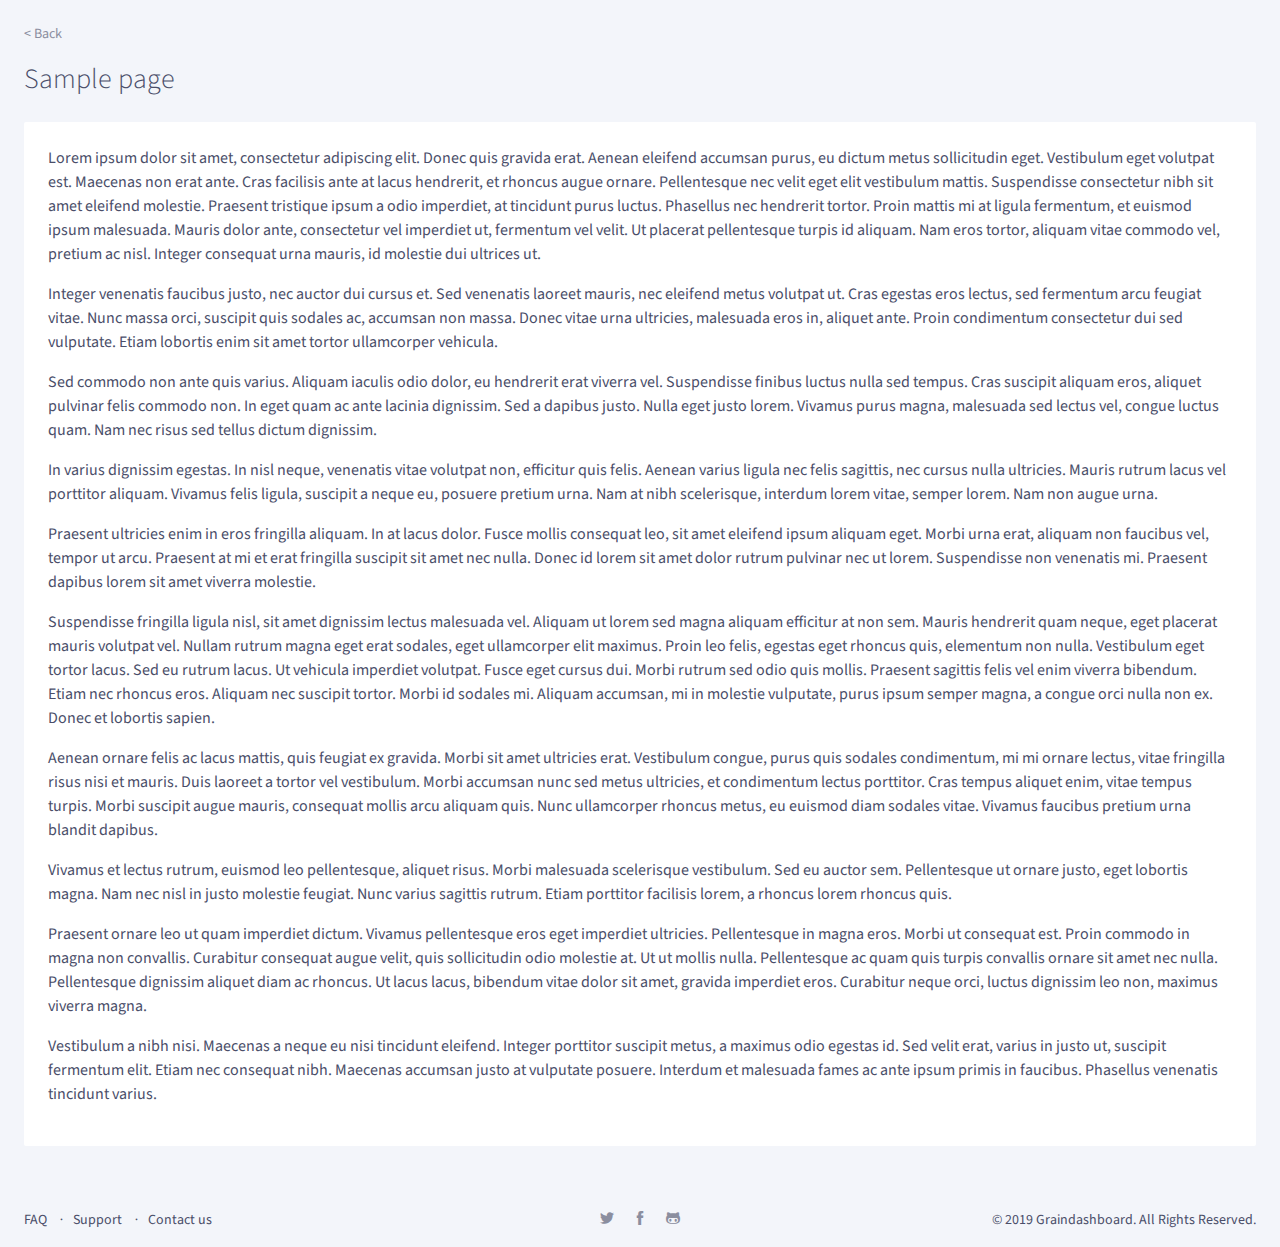
<file: src/admin/static-non-auth.html>
<!DOCTYPE html>
<html lang="en">
  <head>
    <!-- Title -->
    <title>Static Page | Graindashboard UI Kit</title>

    <meta charset="utf-8">
    <meta name="viewport" content="width=device-width, initial-scale=1, shrink-to-fit=no">
    <meta http-equiv="x-ua-compatible" content="ie=edge">

    <!-- Favicon -->
    <link rel="shortcut icon" href="public/img/favicon.ico">

    <!-- Template -->
    <link rel="stylesheet" href="public/graindashboard/css/graindashboard.css">
  </head>

  <body class="">

    <main class="main">

      <div class="content">
        <div class="py-4 px-3 px-md-4">
          <!-- Breadcrumb -->
          <nav class="d-none d-md-block" aria-label="breadcrumb">
            <ol class="breadcrumb">
              <li class="breadcrumb-item">
                <a href="/" class="link-muted">&lt; Back</a>
              </li>
            </ol>
          </nav>
          <!-- End Breadcrumb -->

          <h1 class="h3 mb-3 mb-md-4">Sample page</h1>

          <!-- Page content -->
          <div class="card mb-3 mb-md-4">
            <div class="card-body">

<div id="lipsum">
<p>
Lorem ipsum dolor sit amet, consectetur adipiscing elit. Donec quis gravida erat. Aenean eleifend accumsan purus, eu dictum metus sollicitudin eget. Vestibulum eget volutpat est. Maecenas non erat ante. Cras facilisis ante at lacus hendrerit, et rhoncus augue ornare. Pellentesque nec velit eget elit vestibulum mattis. Suspendisse consectetur nibh sit amet eleifend molestie. Praesent tristique ipsum a odio imperdiet, at tincidunt purus luctus. Phasellus nec hendrerit tortor. Proin mattis mi at ligula fermentum, et euismod ipsum malesuada. Mauris dolor ante, consectetur vel imperdiet ut, fermentum vel velit. Ut placerat pellentesque turpis id aliquam. Nam eros tortor, aliquam vitae commodo vel, pretium ac nisl. Integer consequat urna mauris, id molestie dui ultrices ut.
</p>
<p>
Integer venenatis faucibus justo, nec auctor dui cursus et. Sed venenatis laoreet mauris, nec eleifend metus volutpat ut. Cras egestas eros lectus, sed fermentum arcu feugiat vitae. Nunc massa orci, suscipit quis sodales ac, accumsan non massa. Donec vitae urna ultricies, malesuada eros in, aliquet ante. Proin condimentum consectetur dui sed vulputate. Etiam lobortis enim sit amet tortor ullamcorper vehicula.
</p>
<p>
Sed commodo non ante quis varius. Aliquam iaculis odio dolor, eu hendrerit erat viverra vel. Suspendisse finibus luctus nulla sed tempus. Cras suscipit aliquam eros, aliquet pulvinar felis commodo non. In eget quam ac ante lacinia dignissim. Sed a dapibus justo. Nulla eget justo lorem. Vivamus purus magna, malesuada sed lectus vel, congue luctus quam. Nam nec risus sed tellus dictum dignissim.
</p>
<p>
In varius dignissim egestas. In nisl neque, venenatis vitae volutpat non, efficitur quis felis. Aenean varius ligula nec felis sagittis, nec cursus nulla ultricies. Mauris rutrum lacus vel porttitor aliquam. Vivamus felis ligula, suscipit a neque eu, posuere pretium urna. Nam at nibh scelerisque, interdum lorem vitae, semper lorem. Nam non augue urna.
</p>
<p>
Praesent ultricies enim in eros fringilla aliquam. In at lacus dolor. Fusce mollis consequat leo, sit amet eleifend ipsum aliquam eget. Morbi urna erat, aliquam non faucibus vel, tempor ut arcu. Praesent at mi et erat fringilla suscipit sit amet nec nulla. Donec id lorem sit amet dolor rutrum pulvinar nec ut lorem. Suspendisse non venenatis mi. Praesent dapibus lorem sit amet viverra molestie.
</p>
<p>
Suspendisse fringilla ligula nisl, sit amet dignissim lectus malesuada vel. Aliquam ut lorem sed magna aliquam efficitur at non sem. Mauris hendrerit quam neque, eget placerat mauris volutpat vel. Nullam rutrum magna eget erat sodales, eget ullamcorper elit maximus. Proin leo felis, egestas eget rhoncus quis, elementum non nulla. Vestibulum eget tortor lacus. Sed eu rutrum lacus. Ut vehicula imperdiet volutpat. Fusce eget cursus dui. Morbi rutrum sed odio quis mollis. Praesent sagittis felis vel enim viverra bibendum. Etiam nec rhoncus eros. Aliquam nec suscipit tortor. Morbi id sodales mi. Aliquam accumsan, mi in molestie vulputate, purus ipsum semper magna, a congue orci nulla non ex. Donec et lobortis sapien.
</p>
<p>
Aenean ornare felis ac lacus mattis, quis feugiat ex gravida. Morbi sit amet ultricies erat. Vestibulum congue, purus quis sodales condimentum, mi mi ornare lectus, vitae fringilla risus nisi et mauris. Duis laoreet a tortor vel vestibulum. Morbi accumsan nunc sed metus ultricies, et condimentum lectus porttitor. Cras tempus aliquet enim, vitae tempus turpis. Morbi suscipit augue mauris, consequat mollis arcu aliquam quis. Nunc ullamcorper rhoncus metus, eu euismod diam sodales vitae. Vivamus faucibus pretium urna blandit dapibus.
</p>
<p>
Vivamus et lectus rutrum, euismod leo pellentesque, aliquet risus. Morbi malesuada scelerisque vestibulum. Sed eu auctor sem. Pellentesque ut ornare justo, eget lobortis magna. Nam nec nisl in justo molestie feugiat. Nunc varius sagittis rutrum. Etiam porttitor facilisis lorem, a rhoncus lorem rhoncus quis.
</p>
<p>
Praesent ornare leo ut quam imperdiet dictum. Vivamus pellentesque eros eget imperdiet ultricies. Pellentesque in magna eros. Morbi ut consequat est. Proin commodo in magna non convallis. Curabitur consequat augue velit, quis sollicitudin odio molestie at. Ut ut mollis nulla. Pellentesque ac quam quis turpis convallis ornare sit amet nec nulla. Pellentesque dignissim aliquet diam ac rhoncus. Ut lacus lacus, bibendum vitae dolor sit amet, gravida imperdiet eros. Curabitur neque orci, luctus dignissim leo non, maximus viverra magna.
</p>
<p>
Vestibulum a nibh nisi. Maecenas a neque eu nisi tincidunt eleifend. Integer porttitor suscipit metus, a maximus odio egestas id. Sed velit erat, varius in justo ut, suscipit fermentum elit. Etiam nec consequat nibh. Maecenas accumsan justo at vulputate posuere. Interdum et malesuada fames ac ante ipsum primis in faucibus. Phasellus venenatis tincidunt varius.
</p></div>
            </div>
          </div>
          <!-- End Page Content -->


        </div>

        <!-- Footer -->
        <footer class="small  p-3 px-md-4 mt-auto">
          <div class="row justify-content-between">
            <div class="col-lg text-center text-lg-left mb-3 mb-lg-0">
              <ul class="list-dot list-inline mb-0">
                <li class="list-dot-item list-dot-item-not list-inline-item mr-lg-2"><a class="link-dark" href="#">FAQ</a></li>
                <li class="list-dot-item list-inline-item mr-lg-2"><a class="link-dark" href="#">Support</a></li>
                <li class="list-dot-item list-inline-item mr-lg-2"><a class="link-dark" href="#">Contact us</a></li>
              </ul>
            </div>

            <div class="col-lg text-center mb-3 mb-lg-0">
              <ul class="list-inline mb-0">
                <li class="list-inline-item mx-2"><a class="link-muted" href="#"><i class="gd-twitter-alt"></i></a></li>
                <li class="list-inline-item mx-2"><a class="link-muted" href="#"><i class="gd-facebook"></i></a></li>
                <li class="list-inline-item mx-2"><a class="link-muted" href="#"><i class="gd-github"></i></a></li>
              </ul>
            </div>

            <div class="col-lg text-center text-lg-right">
              &copy; 2019 Graindashboard. All Rights Reserved.
            </div>
          </div>
        </footer>
        <!-- End Footer -->
      </div>
    </main>

	<script src="public/graindashboard/js/graindashboard.js"></script>
    <script src="public/graindashboard/js/graindashboard.vendor.js"></script>
	
  </body>
</html>
</file>
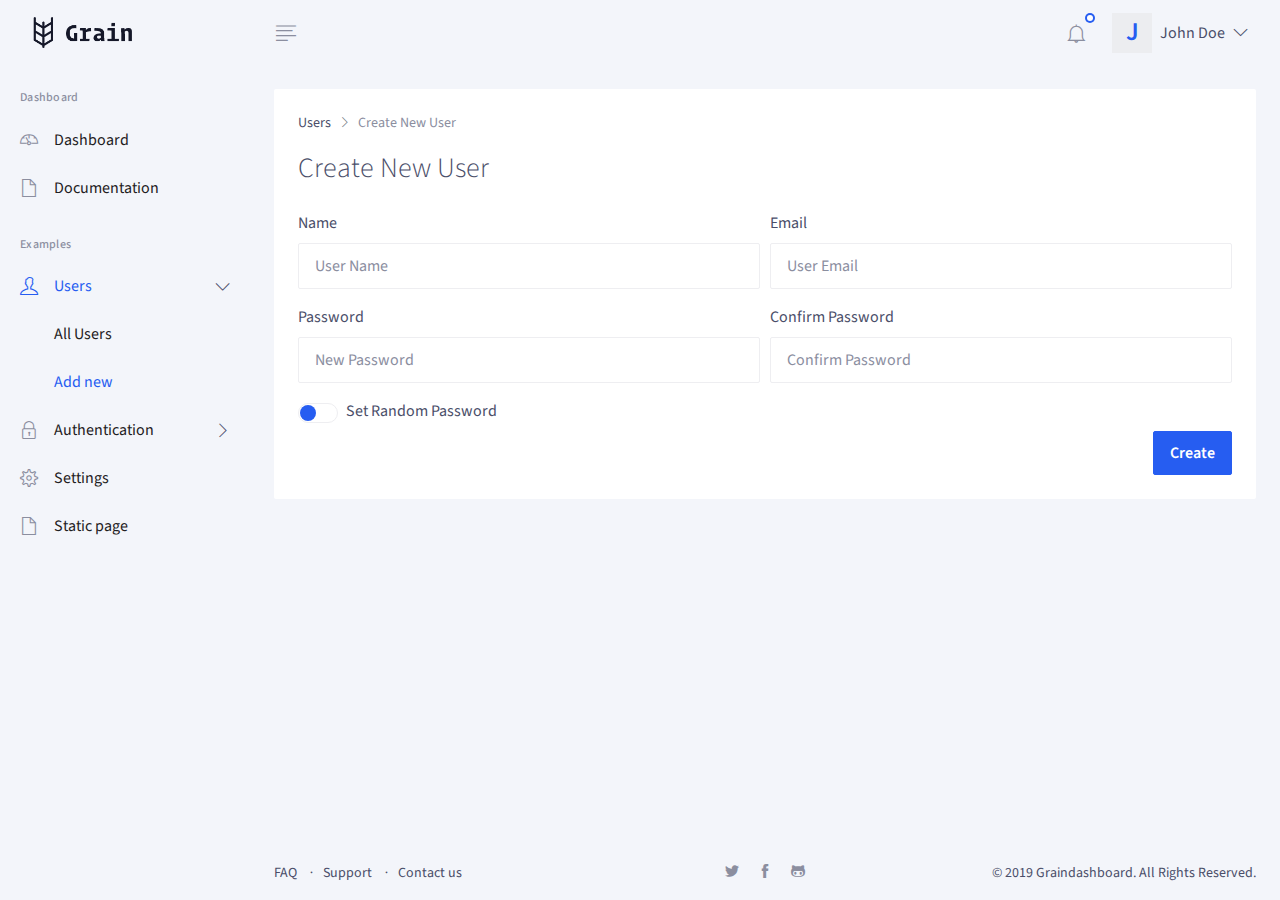
<file: src/admin/user-edit.html>
<!DOCTYPE html>
<html lang="en">
<head>
    <!-- Title -->
    <title>Create User | Graindashboard UI Kit</title>

    <meta charset="utf-8">
    <meta name="viewport" content="width=device-width, initial-scale=1, shrink-to-fit=no">
    <meta http-equiv="x-ua-compatible" content="ie=edge">

    <!-- Favicon -->
    <link rel="shortcut icon" href="public/img/favicon.ico">

    <!-- Template -->
    <link rel="stylesheet" href="public/graindashboard/css/graindashboard.css">
</head>

<body class="has-sidebar has-fixed-sidebar-and-header">
<!-- Header -->
<header class="header bg-body">
    <nav class="navbar flex-nowrap p-0">
        <div class="navbar-brand-wrapper d-flex align-items-center col-auto">
            <!-- Logo For Mobile View -->
            <a class="navbar-brand navbar-brand-mobile" href="/">
                <img class="img-fluid w-100" src="public/img/logo-mini.png" alt="Graindashboard">
            </a>
            <!-- End Logo For Mobile View -->

            <!-- Logo For Desktop View -->
            <a class="navbar-brand navbar-brand-desktop" href="/">
                <img class="side-nav-show-on-closed" src="public/img/logo-mini.png" alt="Graindashboard" style="width: auto; height: 33px;">
                <img class="side-nav-hide-on-closed" src="public/img/logo.png" alt="Graindashboard" style="width: auto; height: 33px;">
            </a>
            <!-- End Logo For Desktop View -->
        </div>

        <div class="header-content col px-md-3">
            <div class="d-flex align-items-center">
                <!-- Side Nav Toggle -->
                <a  class="js-side-nav header-invoker d-flex mr-md-2" href="#"
                    data-close-invoker="#sidebarClose"
                    data-target="#sidebar"
                    data-target-wrapper="body">
                    <i class="gd-align-left"></i>
                </a>
                <!-- End Side Nav Toggle -->

                <!-- User Notifications -->
                <div class="dropdown ml-auto">
                    <a id="notificationsInvoker" class="header-invoker" href="#" aria-controls="notifications" aria-haspopup="true" aria-expanded="false" data-unfold-event="click" data-unfold-target="#notifications" data-unfold-type="css-animation" data-unfold-duration="300" data-unfold-animation-in="fadeIn" data-unfold-animation-out="fadeOut">
                        <span class="indicator indicator-bordered indicator-top-right indicator-primary rounded-circle"></span>
                        <i class="gd-bell"></i>
                    </a>

                    <div id="notifications" class="dropdown-menu dropdown-menu-center py-0 mt-4 w-18_75rem w-md-22_5rem unfold-css-animation unfold-hidden" aria-labelledby="notificationsInvoker" style="animation-duration: 300ms;">
                        <div class="card">
                            <div class="card-header d-flex align-items-center border-bottom py-3">
                                <h5 class="mb-0">Notifications</h5>
                                <a class="link small ml-auto" href="#">Clear All</a>
                            </div>

                            <div class="card-body p-0">
                                <div class="list-group list-group-flush">
                                    <div class="list-group-item list-group-item-action">
                                        <div class="d-flex align-items-center text-nowrap mb-2">
                                            <i class="gd-info-alt icon-text text-primary mr-2"></i>
                                            <h6 class="font-weight-semi-bold mb-0">New Update</h6>
                                            <span class="list-group-item-date text-muted ml-auto">just now</span>
                                        </div>
                                        <p class="mb-0">
                                            Order <strong>#10000</strong> has been updated.
                                        </p>
                                        <a class="list-group-item-closer text-muted" href="#"><i class="gd-close"></i></a>
                                    </div>
                                    <div class="list-group-item list-group-item-action">
                                        <div class="d-flex align-items-center text-nowrap mb-2">
                                            <i class="gd-info-alt icon-text text-primary mr-2"></i>
                                            <h6 class="font-weight-semi-bold mb-0">New Update</h6>
                                            <span class="list-group-item-date text-muted ml-auto">just now</span>
                                        </div>
                                        <p class="mb-0">
                                            Order <strong>#10001</strong> has been updated.
                                        </p>
                                        <a class="list-group-item-closer text-muted" href="#"><i class="gd-close"></i></a>
                                    </div>
                                </div>
                            </div>
                        </div>
                    </div>
                </div>
                <!-- End User Notifications -->
                <!-- User Avatar -->
                <div class="dropdown mx-3 dropdown ml-2">
                    <a id="profileMenuInvoker" class="header-complex-invoker" href="#" aria-controls="profileMenu" aria-haspopup="true" aria-expanded="false" data-unfold-event="click" data-unfold-target="#profileMenu" data-unfold-type="css-animation" data-unfold-duration="300" data-unfold-animation-in="fadeIn" data-unfold-animation-out="fadeOut">
                        <!--img class="avatar rounded-circle mr-md-2" src="#" alt="John Doe"-->
                        <span class="mr-md-2 avatar-placeholder">J</span>
                        <span class="d-none d-md-block">John Doe</span>
                        <i class="gd-angle-down d-none d-md-block ml-2"></i>
                    </a>

                    <ul id="profileMenu" class="unfold unfold-user unfold-light unfold-top unfold-centered position-absolute pt-2 pb-1 mt-4 unfold-css-animation unfold-hidden fadeOut" aria-labelledby="profileMenuInvoker" style="animation-duration: 300ms;">
                        <li class="unfold-item">
                            <a class="unfold-link d-flex align-items-center text-nowrap" href="#">
                    <span class="unfold-item-icon mr-3">
                      <i class="gd-user"></i>
                    </span>
                                My Profile
                            </a>
                        </li>
                        <li class="unfold-item unfold-item-has-divider">
                            <a class="unfold-link d-flex align-items-center text-nowrap" href="#">
                    <span class="unfold-item-icon mr-3">
                      <i class="gd-power-off"></i>
                    </span>
                                Sign Out
                            </a>
                        </li>
                    </ul>
                </div>
                <!-- End User Avatar -->
            </div>
        </div>
    </nav>
</header>
<!-- End Header -->

<main class="main">
    <!-- Sidebar Nav -->
    <aside id="sidebar" class="js-custom-scroll side-nav">
        <ul id="sideNav" class="side-nav-menu side-nav-menu-top-level mb-0">
            <!-- Title -->
            <li class="sidebar-heading h6">Dashboard</li>
            <!-- End Title -->

            <!-- Dashboard -->
            <li class="side-nav-menu-item">
                <a class="side-nav-menu-link media align-items-center" href="/">
              <span class="side-nav-menu-icon d-flex mr-3">
                <i class="gd-dashboard"></i>
              </span>
                    <span class="side-nav-fadeout-on-closed media-body">Dashboard</span>
                </a>
            </li>
            <!-- End Dashboard -->

            <!-- Documentation -->
            <li class="side-nav-menu-item">
                <a class="side-nav-menu-link media align-items-center" href="documentation/" target="_blank">
              <span class="side-nav-menu-icon d-flex mr-3">
                <i class="gd-file"></i>
              </span>
                    <span class="side-nav-fadeout-on-closed media-body">Documentation</span>
                </a>
            </li>
            <!-- End Documentation -->

            <!-- Title -->
            <li class="sidebar-heading h6">Examples</li>
            <!-- End Title -->

            <!-- Users -->
            <li class="side-nav-menu-item side-nav-has-menu active side-nav-opened">
                <a class="side-nav-menu-link media align-items-center" href="#"
                   data-target="#subUsers">
                  <span class="side-nav-menu-icon d-flex mr-3">
                    <i class="gd-user"></i>
                  </span>
                    <span class="side-nav-fadeout-on-closed media-body">Users</span>
                    <span class="side-nav-control-icon d-flex">
                <i class="gd-angle-right side-nav-fadeout-on-closed"></i>
              </span>
                    <span class="side-nav__indicator side-nav-fadeout-on-closed"></span>
                </a>

                <!-- Users: subUsers -->
                <ul id="subUsers" class="side-nav-menu side-nav-menu-second-level mb-0" style="display: block;">
                    <li class="side-nav-menu-item">
                        <a class="side-nav-menu-link" href="users.html">All Users</a>
                    </li>
                    <li class="side-nav-menu-item active">
                        <a class="side-nav-menu-link" href="user-edit.html">Add new</a>
                    </li>
                </ul>
                <!-- End Users: subUsers -->
            </li>
            <!-- End Users -->

            <!-- Authentication -->
            <li class="side-nav-menu-item side-nav-has-menu">
                <a class="side-nav-menu-link media align-items-center" href="#"
                   data-target="#subPages">
              <span class="side-nav-menu-icon d-flex mr-3">
                <i class="gd-lock"></i>
              </span>
                    <span class="side-nav-fadeout-on-closed media-body">Authentication</span>
                    <span class="side-nav-control-icon d-flex">
                <i class="gd-angle-right side-nav-fadeout-on-closed"></i>
              </span>
                    <span class="side-nav__indicator side-nav-fadeout-on-closed"></span>
                </a>

                <!-- Pages: subPages -->
                <ul id="subPages" class="side-nav-menu side-nav-menu-second-level mb-0">
                    <li class="side-nav-menu-item">
                        <a class="side-nav-menu-link" href="login.html">Login</a>
                    </li>
                    <li class="side-nav-menu-item">
                        <a class="side-nav-menu-link" href="register.html">Register</a>
                    </li>
                    <li class="side-nav-menu-item">
                        <a class="side-nav-menu-link" href="password-reset.html">Forgot Password</a>
                    </li>
                    <li class="side-nav-menu-item">
                        <a class="side-nav-menu-link" href="password-reset-2.html">Forgot Password 2</a>
                    </li>
                    <li class="side-nav-menu-item">
                        <a class="side-nav-menu-link" href="email-verification.html">Email Verification</a>
                    </li>
                </ul>
                <!-- End Pages: subPages -->
            </li>
            <!-- End Authentication -->

            <!-- Settings -->
            <li class="side-nav-menu-item">
                <a class="side-nav-menu-link media align-items-center" href="settings.html">
              <span class="side-nav-menu-icon d-flex mr-3">
                <i class="gd-settings"></i>
              </span>
                    <span class="side-nav-fadeout-on-closed media-body">Settings</span>
                </a>
            </li>
            <!-- End Settings -->

            <!-- Static -->
            <li class="side-nav-menu-item">
                <a class="side-nav-menu-link media align-items-center" href="static-non-auth.html">
              <span class="side-nav-menu-icon d-flex mr-3">
                <i class="gd-file"></i>
              </span>
                    <span class="side-nav-fadeout-on-closed media-body">Static page</span>
                </a>
            </li>
            <!-- End Static -->

        </ul>
    </aside>
    <!-- End Sidebar Nav -->

    <div class="content">
        <div class="py-4 px-3 px-md-4">
            <div class="card mb-3 mb-md-4">

                <div class="card-body">
                    <!-- Breadcrumb -->
                    <nav class="d-none d-md-block" aria-label="breadcrumb">
                        <ol class="breadcrumb">
                            <li class="breadcrumb-item">
                                <a href="#">Users</a>
                            </li>
                            <li class="breadcrumb-item active" aria-current="page">Create New User</li>
                        </ol>
                    </nav>
                    <!-- End Breadcrumb -->

                    <div class="mb-3 mb-md-4 d-flex justify-content-between">
                        <div class="h3 mb-0">Create New User</div>
                    </div>


                    <!-- Form -->
                    <div>
                        <form>
                            <div class="form-row">
                                <div class="form-group col-12 col-md-6">
                                    <label for="name">Name</label>
                                    <input type="text" class="form-control" value="" id="name" name="name" placeholder="User Name">
                                </div>
                                <div class="form-group col-12 col-md-6">
                                    <label for="email">Email</label>
                                    <input type="email" class="form-control" value="" id="email" name="email" placeholder="User Email">
                                </div>
                            </div>
                            <div class="form-row">
                                <div class="form-group col-12 col-md-6">
                                    <label for="password">Password</label>
                                    <input type="password" class="form-control" value="" id="password" name="password" placeholder="New Password">
                                </div>
                                <div class="form-group col-12 col-md-6">
                                    <label for="password_confirm">Confirm Password</label>
                                    <input type="password" class="form-control" value="" id="password_confirm" name="password_confirm" placeholder="Confirm Password">
                                </div>
                            </div>
                            <div class="custom-control custom-switch mb-2">
                                <input type="checkbox" class="custom-control-input" id="randomPassword">
                                <label class="custom-control-label" for="randomPassword">Set Random Password</label>
                            </div>

                            <button type="submit" class="btn btn-primary float-right">Create</button>
                        </form>
                    </div>
                    <!-- End Form -->
                </div>
            </div>


        </div>

        <!-- Footer -->
        <footer class="small p-3 px-md-4 mt-auto">
            <div class="row justify-content-between">
                <div class="col-lg text-center text-lg-left mb-3 mb-lg-0">
                    <ul class="list-dot list-inline mb-0">
                        <li class="list-dot-item list-dot-item-not list-inline-item mr-lg-2"><a class="link-dark" href="#">FAQ</a></li>
                        <li class="list-dot-item list-inline-item mr-lg-2"><a class="link-dark" href="#">Support</a></li>
                        <li class="list-dot-item list-inline-item mr-lg-2"><a class="link-dark" href="#">Contact us</a></li>
                    </ul>
                </div>

                <div class="col-lg text-center mb-3 mb-lg-0">
                    <ul class="list-inline mb-0">
                        <li class="list-inline-item mx-2"><a class="link-muted" href="#"><i class="gd-twitter-alt"></i></a></li>
                        <li class="list-inline-item mx-2"><a class="link-muted" href="#"><i class="gd-facebook"></i></a></li>
                        <li class="list-inline-item mx-2"><a class="link-muted" href="#"><i class="gd-github"></i></a></li>
                    </ul>
                </div>

                <div class="col-lg text-center text-lg-right">
                    &copy; 2019 Graindashboard. All Rights Reserved.
                </div>
            </div>
        </footer>
        <!-- End Footer -->
    </div>
</main>


<script src="public/graindashboard/js/graindashboard.js"></script>
<script src="public/graindashboard/js/graindashboard.vendor.js"></script>

</body>
</html>
</file>
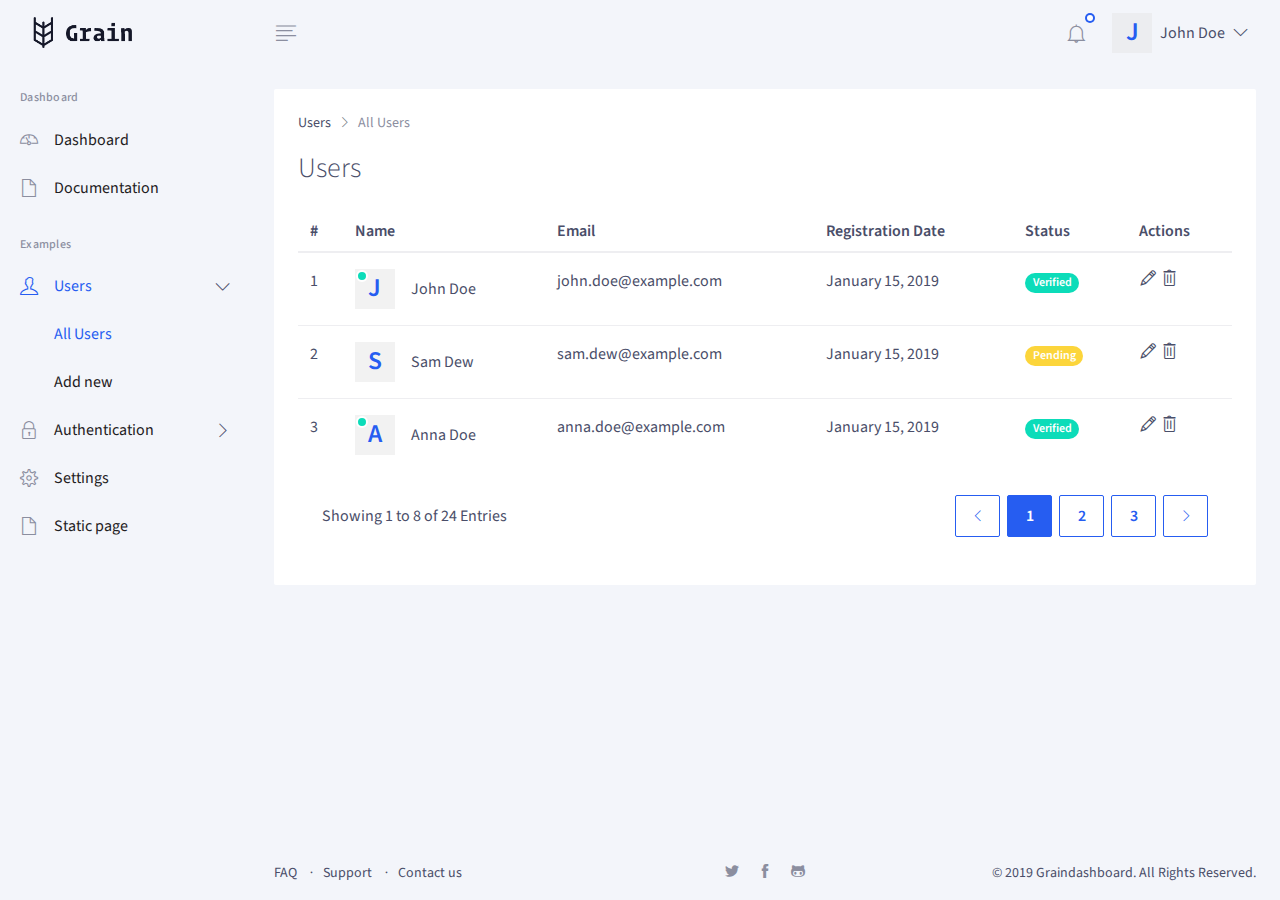
<file: src/admin/users.html>
<!DOCTYPE html>
<html lang="en">
<head>
    <!-- Title -->
    <title>Users | Graindashboard UI Kit</title>

    <meta charset="utf-8">
    <meta name="viewport" content="width=device-width, initial-scale=1, shrink-to-fit=no">
    <meta http-equiv="x-ua-compatible" content="ie=edge">

    <!-- Favicon -->
    <link rel="shortcut icon" href="public/img/favicon.ico">

    <!-- Template -->
    <link rel="stylesheet" href="public/graindashboard/css/graindashboard.css">
</head>

<body class="has-sidebar has-fixed-sidebar-and-header">
<!-- Header -->
<header class="header bg-body">
    <nav class="navbar flex-nowrap p-0">
        <div class="navbar-brand-wrapper d-flex align-items-center col-auto">
            <!-- Logo For Mobile View -->
            <a class="navbar-brand navbar-brand-mobile" href="/">
                <img class="img-fluid w-100" src="public/img/logo-mini.png" alt="Graindashboard">
            </a>
            <!-- End Logo For Mobile View -->

            <!-- Logo For Desktop View -->
            <a class="navbar-brand navbar-brand-desktop" href="/">
                <img class="side-nav-show-on-closed" src="public/img/logo-mini.png" alt="Graindashboard" style="width: auto; height: 33px;">
                <img class="side-nav-hide-on-closed" src="public/img/logo.png" alt="Graindashboard" style="width: auto; height: 33px;">
            </a>
            <!-- End Logo For Desktop View -->
        </div>

        <div class="header-content col px-md-3">
            <div class="d-flex align-items-center">
                <!-- Side Nav Toggle -->
                <a  class="js-side-nav header-invoker d-flex mr-md-2" href="#"
                    data-close-invoker="#sidebarClose"
                    data-target="#sidebar"
                    data-target-wrapper="body">
                    <i class="gd-align-left"></i>
                </a>
                <!-- End Side Nav Toggle -->

                <!-- User Notifications -->
                <div class="dropdown ml-auto">
                    <a id="notificationsInvoker" class="header-invoker" href="#" aria-controls="notifications" aria-haspopup="true" aria-expanded="false" data-unfold-event="click" data-unfold-target="#notifications" data-unfold-type="css-animation" data-unfold-duration="300" data-unfold-animation-in="fadeIn" data-unfold-animation-out="fadeOut">
                        <span class="indicator indicator-bordered indicator-top-right indicator-primary rounded-circle"></span>
                        <i class="gd-bell"></i>
                    </a>

                    <div id="notifications" class="dropdown-menu dropdown-menu-center py-0 mt-4 w-18_75rem w-md-22_5rem unfold-css-animation unfold-hidden" aria-labelledby="notificationsInvoker" style="animation-duration: 300ms;">
                        <div class="card">
                            <div class="card-header d-flex align-items-center border-bottom py-3">
                                <h5 class="mb-0">Notifications</h5>
                                <a class="link small ml-auto" href="#">Clear All</a>
                            </div>

                            <div class="card-body p-0">
                                <div class="list-group list-group-flush">
                                    <div class="list-group-item list-group-item-action">
                                        <div class="d-flex align-items-center text-nowrap mb-2">
                                            <i class="gd-info-alt icon-text text-primary mr-2"></i>
                                            <h6 class="font-weight-semi-bold mb-0">New Update</h6>
                                            <span class="list-group-item-date text-muted ml-auto">just now</span>
                                        </div>
                                        <p class="mb-0">
                                            Order <strong>#10000</strong> has been updated.
                                        </p>
                                        <a class="list-group-item-closer text-muted" href="#"><i class="gd-close"></i></a>
                                    </div>
                                    <div class="list-group-item list-group-item-action">
                                        <div class="d-flex align-items-center text-nowrap mb-2">
                                            <i class="gd-info-alt icon-text text-primary mr-2"></i>
                                            <h6 class="font-weight-semi-bold mb-0">New Update</h6>
                                            <span class="list-group-item-date text-muted ml-auto">just now</span>
                                        </div>
                                        <p class="mb-0">
                                            Order <strong>#10001</strong> has been updated.
                                        </p>
                                        <a class="list-group-item-closer text-muted" href="#"><i class="gd-close"></i></a>
                                    </div>
                                </div>
                            </div>
                        </div>
                    </div>
                </div>
                <!-- End User Notifications -->
                <!-- User Avatar -->
                <div class="dropdown mx-3 dropdown ml-2">
                    <a id="profileMenuInvoker" class="header-complex-invoker" href="#" aria-controls="profileMenu" aria-haspopup="true" aria-expanded="false" data-unfold-event="click" data-unfold-target="#profileMenu" data-unfold-type="css-animation" data-unfold-duration="300" data-unfold-animation-in="fadeIn" data-unfold-animation-out="fadeOut">
                        <!--img class="avatar rounded-circle mr-md-2" src="#" alt="John Doe"-->
                        <span class="mr-md-2 avatar-placeholder">J</span>
                        <span class="d-none d-md-block">John Doe</span>
                        <i class="gd-angle-down d-none d-md-block ml-2"></i>
                    </a>

                    <ul id="profileMenu" class="unfold unfold-user unfold-light unfold-top unfold-centered position-absolute pt-2 pb-1 mt-4 unfold-css-animation unfold-hidden fadeOut" aria-labelledby="profileMenuInvoker" style="animation-duration: 300ms;">
                        <li class="unfold-item">
                            <a class="unfold-link d-flex align-items-center text-nowrap" href="#">
                    <span class="unfold-item-icon mr-3">
                      <i class="gd-user"></i>
                    </span>
                                My Profile
                            </a>
                        </li>
                        <li class="unfold-item unfold-item-has-divider">
                            <a class="unfold-link d-flex align-items-center text-nowrap" href="#">
                    <span class="unfold-item-icon mr-3">
                      <i class="gd-power-off"></i>
                    </span>
                                Sign Out
                            </a>
                        </li>
                    </ul>
                </div>
                <!-- End User Avatar -->
            </div>
        </div>
    </nav>
</header>
<!-- End Header -->

<main class="main">
    <!-- Sidebar Nav -->
    <aside id="sidebar" class="js-custom-scroll side-nav">
        <ul id="sideNav" class="side-nav-menu side-nav-menu-top-level mb-0">
            <!-- Title -->
            <li class="sidebar-heading h6">Dashboard</li>
            <!-- End Title -->

            <!-- Dashboard -->
            <li class="side-nav-menu-item">
                <a class="side-nav-menu-link media align-items-center" href="/">
              <span class="side-nav-menu-icon d-flex mr-3">
                <i class="gd-dashboard"></i>
              </span>
                    <span class="side-nav-fadeout-on-closed media-body">Dashboard</span>
                </a>
            </li>
            <!-- End Dashboard -->

            <!-- Documentation -->
            <li class="side-nav-menu-item">
                <a class="side-nav-menu-link media align-items-center" href="documentation/" target="_blank">
              <span class="side-nav-menu-icon d-flex mr-3">
                <i class="gd-file"></i>
              </span>
                    <span class="side-nav-fadeout-on-closed media-body">Documentation</span>
                </a>
            </li>
            <!-- End Documentation -->

            <!-- Title -->
            <li class="sidebar-heading h6">Examples</li>
            <!-- End Title -->

            <!-- Users -->
            <li class="side-nav-menu-item side-nav-has-menu active side-nav-opened">
                <a class="side-nav-menu-link media align-items-center" href="#"
                   data-target="#subUsers">
                  <span class="side-nav-menu-icon d-flex mr-3">
                    <i class="gd-user"></i>
                  </span>
                    <span class="side-nav-fadeout-on-closed media-body">Users</span>
                    <span class="side-nav-control-icon d-flex">
                <i class="gd-angle-right side-nav-fadeout-on-closed"></i>
              </span>
                    <span class="side-nav__indicator side-nav-fadeout-on-closed"></span>
                </a>

                <!-- Users: subUsers -->
                <ul id="subUsers" class="side-nav-menu side-nav-menu-second-level mb-0" style="display: block;">
                    <li class="side-nav-menu-item active">
                        <a class="side-nav-menu-link" href="users.html">All Users</a>
                    </li>
                    <li class="side-nav-menu-item">
                        <a class="side-nav-menu-link" href="user-edit.html">Add new</a>
                    </li>
                </ul>
                <!-- End Users: subUsers -->
            </li>
            <!-- End Users -->

            <!-- Authentication -->
            <li class="side-nav-menu-item side-nav-has-menu">
                <a class="side-nav-menu-link media align-items-center" href="#"
                   data-target="#subPages">
              <span class="side-nav-menu-icon d-flex mr-3">
                <i class="gd-lock"></i>
              </span>
                    <span class="side-nav-fadeout-on-closed media-body">Authentication</span>
                    <span class="side-nav-control-icon d-flex">
                <i class="gd-angle-right side-nav-fadeout-on-closed"></i>
              </span>
                    <span class="side-nav__indicator side-nav-fadeout-on-closed"></span>
                </a>

                <!-- Pages: subPages -->
                <ul id="subPages" class="side-nav-menu side-nav-menu-second-level mb-0">
                    <li class="side-nav-menu-item">
                        <a class="side-nav-menu-link" href="login.html">Login</a>
                    </li>
                    <li class="side-nav-menu-item">
                        <a class="side-nav-menu-link" href="register.html">Register</a>
                    </li>
                    <li class="side-nav-menu-item">
                        <a class="side-nav-menu-link" href="password-reset.html">Forgot Password</a>
                    </li>
                    <li class="side-nav-menu-item">
                        <a class="side-nav-menu-link" href="password-reset-2.html">Forgot Password 2</a>
                    </li>
                    <li class="side-nav-menu-item">
                        <a class="side-nav-menu-link" href="email-verification.html">Email Verification</a>
                    </li>
                </ul>
                <!-- End Pages: subPages -->
            </li>
            <!-- End Authentication -->

            <!-- Settings -->
            <li class="side-nav-menu-item">
                <a class="side-nav-menu-link media align-items-center" href="settings.html">
              <span class="side-nav-menu-icon d-flex mr-3">
                <i class="gd-settings"></i>
              </span>
                    <span class="side-nav-fadeout-on-closed media-body">Settings</span>
                </a>
            </li>
            <!-- End Settings -->

            <!-- Static -->
            <li class="side-nav-menu-item">
                <a class="side-nav-menu-link media align-items-center" href="static-non-auth.html">
              <span class="side-nav-menu-icon d-flex mr-3">
                <i class="gd-file"></i>
              </span>
                    <span class="side-nav-fadeout-on-closed media-body">Static page</span>
                </a>
            </li>
            <!-- End Static -->

        </ul>
    </aside>
    <!-- End Sidebar Nav -->

    <div class="content">
        <div class="py-4 px-3 px-md-4">
            <div class="card mb-3 mb-md-4">

                <div class="card-body">
                    <!-- Breadcrumb -->
                    <nav class="d-none d-md-block" aria-label="breadcrumb">
                        <ol class="breadcrumb">
                            <li class="breadcrumb-item">
                                <a href="#">Users</a>
                            </li>
                            <li class="breadcrumb-item active" aria-current="page">All Users</li>
                        </ol>
                    </nav>
                    <!-- End Breadcrumb -->

                    <div class="mb-3 mb-md-4 d-flex justify-content-between">
                        <div class="h3 mb-0">Users</div>
                    </div>


                    <!-- Users -->
                    <div class="table-responsive-xl">
                        <table class="table text-nowrap mb-0">
                            <thead>
                            <tr>
                                <th class="font-weight-semi-bold border-top-0 py-2">#</th>
                                <th class="font-weight-semi-bold border-top-0 py-2">Name</th>
                                <th class="font-weight-semi-bold border-top-0 py-2">Email</th>
                                <th class="font-weight-semi-bold border-top-0 py-2">Registration Date</th>
                                <th class="font-weight-semi-bold border-top-0 py-2">Status</th>
                                <th class="font-weight-semi-bold border-top-0 py-2">Actions</th>
                            </tr>
                            </thead>
                            <tbody>
                            <tr>
                                <td class="py-3">1</td>
                                <td class="align-middle py-3">
                                    <div class="d-flex align-items-center">
                                        <div class="position-relative mr-2">
                                            <span class="indicator indicator-lg indicator-bordered-reverse indicator-top-left indicator-success rounded-circle"></span>
                                            <!--img class="avatar rounded-circle" src="#" alt="John Doe"-->
                                            <span class="avatar-placeholder mr-md-2">J</span>
                                        </div>
                                        John Doe
                                    </div>
                                </td>
                                <td class="py-3">john.doe@example.com</td>
                                <td class="py-3">January 15, 2019</td>
                                <td class="py-3">
                                    <span class="badge badge-pill badge-success">Verified</span>
                                </td>
                                <td class="py-3">
                                    <div class="position-relative">
                                        <a class="link-dark d-inline-block" href="#">
                                            <i class="gd-pencil icon-text"></i>
                                        </a>
                                        <a class="link-dark d-inline-block" href="#">
                                            <i class="gd-trash icon-text"></i>
                                        </a>
                                    </div>
                                </td>
                            </tr>
                            <tr>
                                <td class="py-3">2</td>
                                <td class="align-middle py-3">
                                    <div class="d-flex align-items-center">
                                        <div class="position-relative mr-2">
                                            <!--img class="avatar rounded-circle" src="#" alt="John Doe"-->
                                            <span class="avatar-placeholder mr-md-2">S</span>
                                        </div>
                                        Sam Dew
                                    </div>
                                </td>
                                <td class="py-3">sam.dew@example.com</td>
                                <td class="py-3">January 15, 2019</td>
                                <td class="py-3">
                                    <span class="badge badge-pill badge-warning">Pending</span>
                                </td>
                                <td class="py-3">
                                    <div class="position-relative">
                                        <a class="link-dark d-inline-block" href="#">
                                            <i class="gd-pencil icon-text"></i>
                                        </a>
                                        <a class="link-dark d-inline-block" href="#">
                                            <i class="gd-trash icon-text"></i>
                                        </a>
                                    </div>
                                </td>
                            </tr>
                            <tr>
                                <td class="py-3">3</td>
                                <td class="align-middle py-3">
                                    <div class="d-flex align-items-center">
                                        <div class="position-relative mr-2">
                                            <span class="indicator indicator-lg indicator-bordered-reverse indicator-top-left indicator-success rounded-circle"></span>
                                            <!--img class="avatar rounded-circle" src="#" alt="John Doe"-->
                                            <span class="avatar-placeholder mr-md-2">A</span>
                                        </div>
                                        Anna Doe
                                    </div>
                                </td>
                                <td class="py-3">anna.doe@example.com</td>
                                <td class="py-3">January 15, 2019</td>
                                <td class="py-3">
                                    <span class="badge badge-pill badge-success">Verified</span>
                                </td>
                                <td class="py-3">
                                    <div class="position-relative">
                                        <a class="link-dark d-inline-block" href="#">
                                            <i class="gd-pencil icon-text"></i>
                                        </a>
                                        <a class="link-dark d-inline-block" href="#">
                                            <i class="gd-trash icon-text"></i>
                                        </a>
                                    </div>
                                </td>
                            </tr>
                            </tbody>
                        </table>
                        <div class="card-footer d-block d-md-flex align-items-center d-print-none">
                            <div class="d-flex mb-2 mb-md-0">Showing 1 to 8 of 24 Entries</div>

                            <nav class="d-flex ml-md-auto d-print-none" aria-label="Pagination"><ul class="pagination justify-content-end font-weight-semi-bold mb-0">				<li class="page-item">				<a id="datatablePaginationPrev" class="page-link" href="#!" aria-label="Previous"><i class="gd-angle-left icon-text icon-text-xs d-inline-block"></i></a>				</li><li class="page-item d-none d-md-block"><a id="datatablePaginationPage0" class="page-link active" href="#!" data-dt-page-to="0">1</a></li><li class="page-item d-none d-md-block"><a id="datatablePagination1" class="page-link" href="#!" data-dt-page-to="1">2</a></li><li class="page-item d-none d-md-block"><a id="datatablePagination2" class="page-link" href="#!" data-dt-page-to="2">3</a></li><li class="page-item">				<a id="datatablePaginationNext" class="page-link" href="#!" aria-label="Next"><i class="gd-angle-right icon-text icon-text-xs d-inline-block"></i></a>				</li>				</ul></nav>
                        </div>
                    </div>
                    <!-- End Users -->
                </div>
            </div>


        </div>

        <!-- Footer -->
        <footer class="small p-3 px-md-4 mt-auto">
            <div class="row justify-content-between">
                <div class="col-lg text-center text-lg-left mb-3 mb-lg-0">
                    <ul class="list-dot list-inline mb-0">
                        <li class="list-dot-item list-dot-item-not list-inline-item mr-lg-2"><a class="link-dark" href="#">FAQ</a></li>
                        <li class="list-dot-item list-inline-item mr-lg-2"><a class="link-dark" href="#">Support</a></li>
                        <li class="list-dot-item list-inline-item mr-lg-2"><a class="link-dark" href="#">Contact us</a></li>
                    </ul>
                </div>

                <div class="col-lg text-center mb-3 mb-lg-0">
                    <ul class="list-inline mb-0">
                        <li class="list-inline-item mx-2"><a class="link-muted" href="#"><i class="gd-twitter-alt"></i></a></li>
                        <li class="list-inline-item mx-2"><a class="link-muted" href="#"><i class="gd-facebook"></i></a></li>
                        <li class="list-inline-item mx-2"><a class="link-muted" href="#"><i class="gd-github"></i></a></li>
                    </ul>
                </div>

                <div class="col-lg text-center text-lg-right">
                    &copy; 2019 Graindashboard. All Rights Reserved.
                </div>
            </div>
        </footer>
        <!-- End Footer -->
    </div>
</main>


<script src="public/graindashboard/js/graindashboard.js"></script>
<script src="public/graindashboard/js/graindashboard.vendor.js"></script>

</body>
</html>
</file>
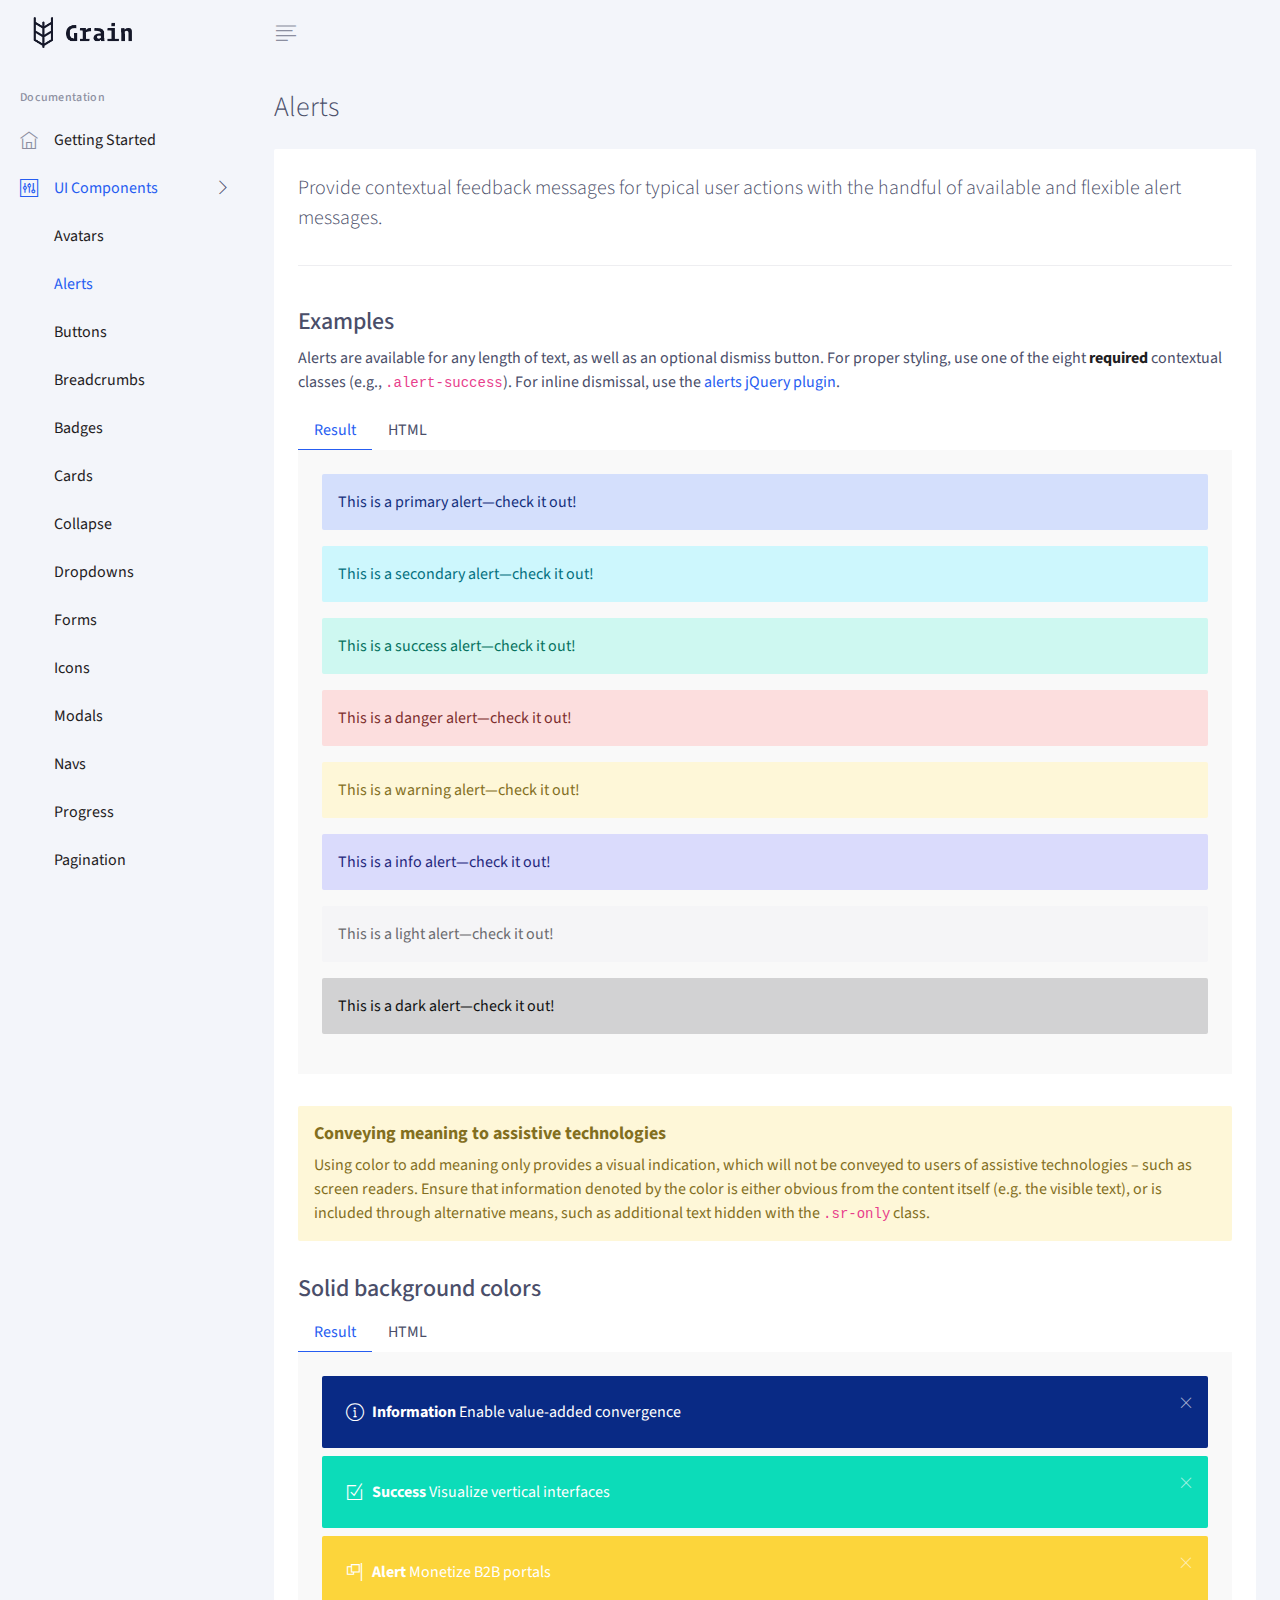
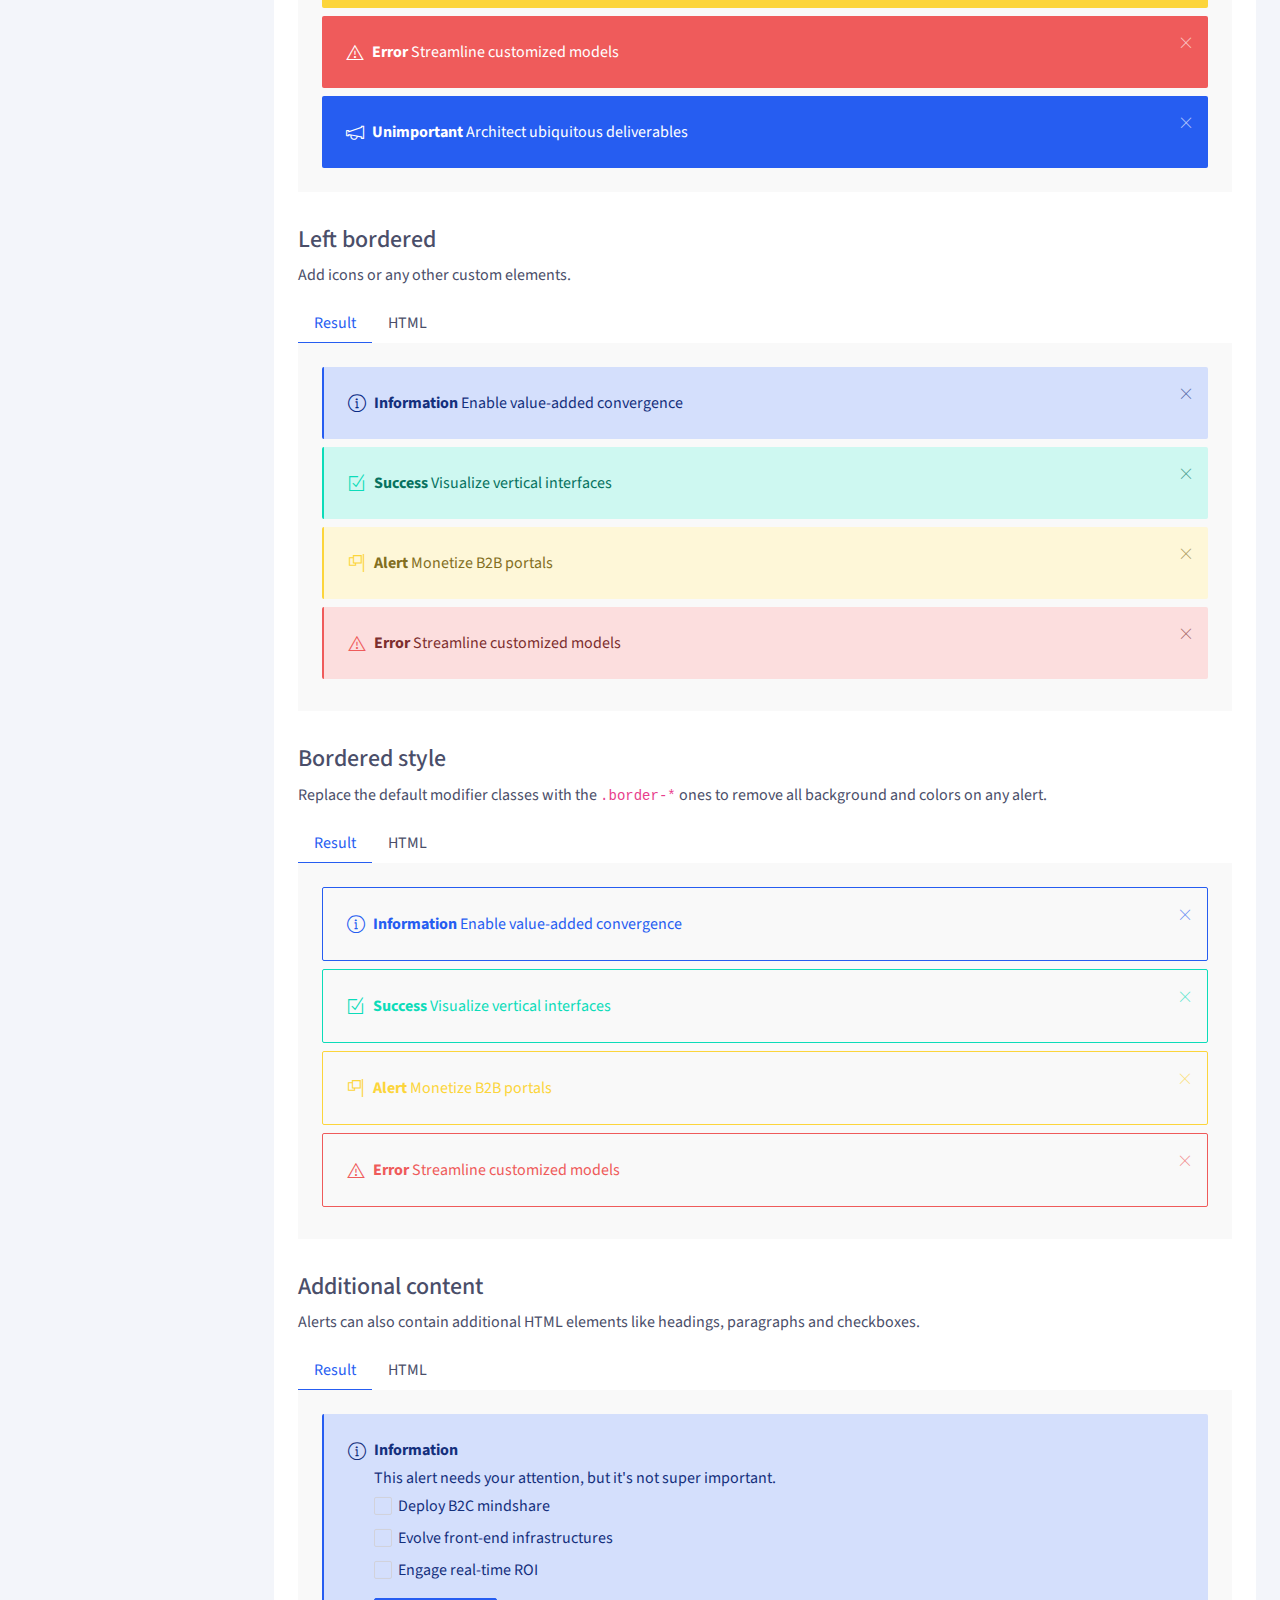
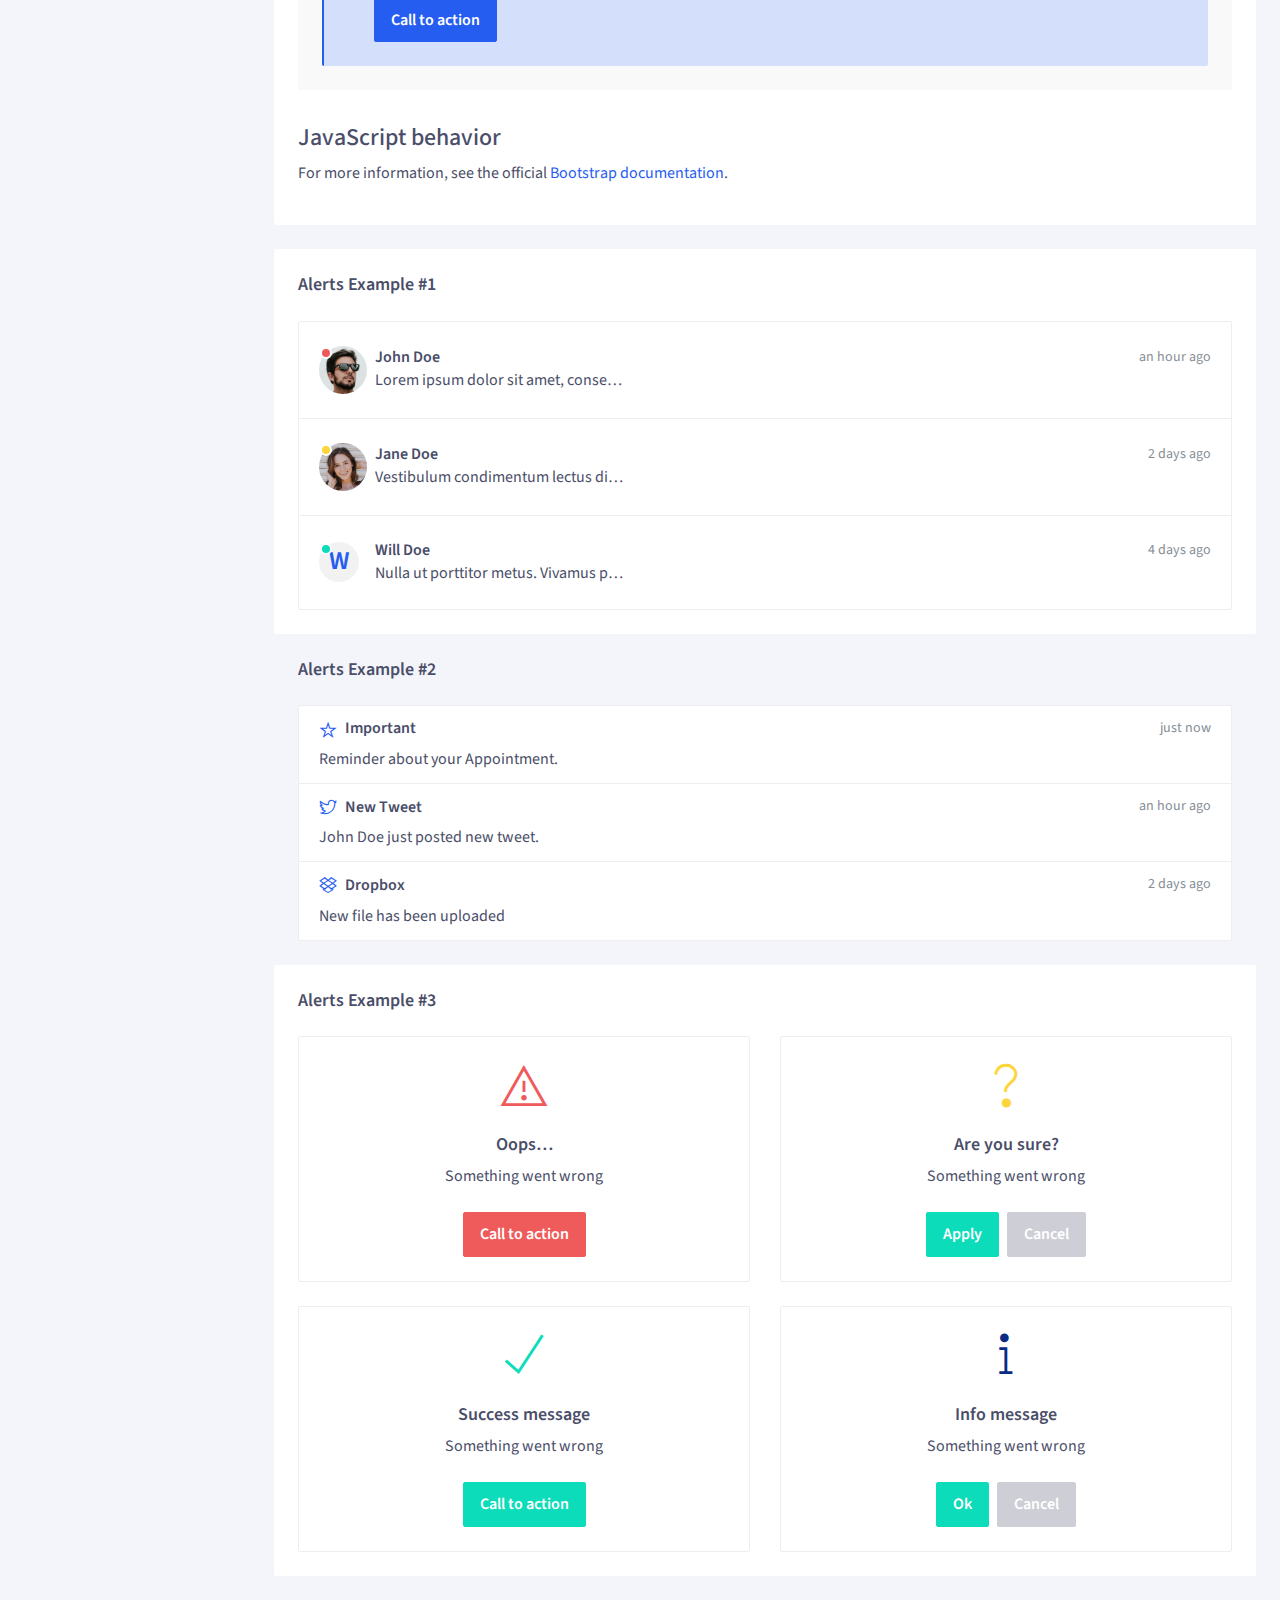
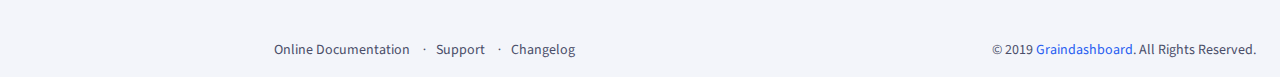
<file: src/admin/documentation/alerts.html>
<!DOCTYPE html>
<html lang="en">
<head>
    <!-- Title -->
    <title>Documentation | Graindashboard UI Kit</title>

    <meta charset="utf-8">
    <meta name="viewport" content="width=device-width, initial-scale=1, shrink-to-fit=no">
    <meta http-equiv="x-ua-compatible" content="ie=edge">

    <!-- Favicon -->
    <link rel="shortcut icon" href="assets/img/favicon.ico">

    <!-- Template -->
    <link rel="stylesheet" href="assets/css/graindashboard.css">
</head>

<body class="has-sidebar has-fixed-sidebar-and-header">
<!-- Header -->
<header class="header bg-body">
    <nav class="navbar flex-nowrap p-0">
        <div class="navbar-brand-wrapper d-flex align-items-center col-auto">
            <!-- Logo For Mobile View -->
            <a class="navbar-brand navbar-brand-mobile" href="/">
                <img class="img-fluid w-100" src="assets/img/logo-mini.png" alt="Graindashboard">
            </a>
            <!-- End Logo For Mobile View -->

            <!-- Logo For Desktop View -->
            <a class="navbar-brand navbar-brand-desktop" href="/">
                <img class="side-nav-show-on-closed" src="assets/img/logo-mini.png" alt="Graindashboard" style="width: auto; height: 33px;">
                <img class="side-nav-hide-on-closed" src="assets/img/logo.png" alt="Graindashboard" style="width: auto; height: 33px;">
            </a>
            <!-- End Logo For Desktop View -->
        </div>

        <div class="header-content col px-md-3">
            <div class="d-flex align-items-center">
                <!-- Side Nav Toggle -->
                <a  class="js-side-nav header-invoker d-flex mr-md-2" href="#"
                    data-close-invoker="#sidebarClose"
                    data-target="#sidebar"
                    data-target-wrapper="body">
                    <i class="gd-align-left"></i>
                </a>
                <!-- End Side Nav Toggle -->
            </div>
        </div>
    </nav>
</header>
<!-- End Header -->

<main class="main">
    <!-- Sidebar Nav -->
    <aside id="sidebar" class="js-custom-scroll side-nav">
        <ul id="sideNav" class="side-nav-menu side-nav-menu-top-level mb-0">
            <!-- Title -->
            <li class="sidebar-heading h6">Documentation</li>
            <!-- End Title -->

            <!-- Getting Started -->
            <li class="side-nav-menu-item">
                <a class="side-nav-menu-link media align-items-center" href="index.html">
              <span class="side-nav-menu-icon d-flex mr-3">
                <i class="gd-home"></i>
              </span>
                    <span class="side-nav-fadeout-on-closed media-body">Getting Started</span>
                </a>
            </li>
            <!-- End Getting Started -->

            <!-- UI Components -->
            <li class="side-nav-menu-item side-nav-has-menu active">
                <a class="side-nav-menu-link media align-items-center" href="#"
                   data-target="#subComponents">
                  <span class="side-nav-menu-icon d-flex mr-3">
                    <i class="gd-panel"></i>
                  </span>
                    <span class="side-nav-fadeout-on-closed media-body">UI Components</span>
                    <span class="side-nav-control-icon d-flex">
                <i class="gd-angle-right side-nav-fadeout-on-closed"></i>
              </span>
                    <span class="side-nav__indicator side-nav-fadeout-on-closed"></span>
                </a>

                <!-- UI Components: subComponents -->
                <ul id="subComponents" class="side-nav-menu side-nav-menu-second-level mb-0" style="display: block;">
                    <li class="side-nav-menu-item">
                        <a class="side-nav-menu-link" href="avatars.html">Avatars</a>
                    </li>
                    <li class="side-nav-menu-item active">
                        <a class="side-nav-menu-link" href="alerts.html">Alerts</a>
                    </li>
                    <li class="side-nav-menu-item">
                        <a class="side-nav-menu-link" href="buttons.html">Buttons</a>
                    </li>
                    <li class="side-nav-menu-item">
                        <a class="side-nav-menu-link" href="breadcrumbs.html">Breadcrumbs</a>
                    </li>
                    <li class="side-nav-menu-item">
                        <a class="side-nav-menu-link" href="badges.html">Badges</a>
                    </li>
                    <li class="side-nav-menu-item">
                        <a class="side-nav-menu-link" href="cards.html">Cards</a>
                    </li>
                    <li class="side-nav-menu-item">
                        <a class="side-nav-menu-link" href="collapse.html">Collapse</a>
                    </li>
                    <li class="side-nav-menu-item">
                        <a class="side-nav-menu-link" href="dropdowns.html">Dropdowns</a>
                    </li>
                    <li class="side-nav-menu-item">
                        <a class="side-nav-menu-link" href="forms.html">Forms</a>
                    </li>
                    <li class="side-nav-menu-item">
                        <a class="side-nav-menu-link" href="icons.html">Icons</a>
                    </li>
                    <li class="side-nav-menu-item">
                        <a class="side-nav-menu-link" href="modals.html">Modals</a>
                    </li>
                    <li class="side-nav-menu-item">
                        <a class="side-nav-menu-link" href="navs.html">Navs</a>
                    </li>
                    <li class="side-nav-menu-item">
                        <a class="side-nav-menu-link" href="progress.html">Progress</a>
                    </li>
                    <li class="side-nav-menu-item">
                        <a class="side-nav-menu-link" href="pagination.html">Pagination</a>
                    </li>
                    <li class="side-nav-menu-item">
                        <a class="side-nav-menu-link" href="spinners.html">Spinners</a>
                    </li>
                    <li class="side-nav-menu-item">
                        <a class="side-nav-menu-link" href="toasts.html">Toasts</a>
                    </li>
                    <li class="side-nav-menu-item">
                        <a class="side-nav-menu-link" href="tables.html">Tables</a>
                    </li>
                    <li class="side-nav-menu-item">
                        <a class="side-nav-menu-link" href="typography.html">Typography</a>
                    </li>
                </ul>
                <!-- End UI Components: subComponents -->
            </li>
            <!-- End UI Components -->

            <!-- Utils -->
            <li class="side-nav-menu-item side-nav-has-menu">
                <a class="side-nav-menu-link media align-items-center" href="#"
                   data-target="#subUtils">
                  <span class="side-nav-menu-icon d-flex mr-3">
                    <i class="gd-brush-alt"></i>
                  </span>
                    <span class="side-nav-fadeout-on-closed media-body">Utils</span>
                    <span class="side-nav-control-icon d-flex">
                <i class="gd-angle-right side-nav-fadeout-on-closed"></i>
              </span>
                    <span class="side-nav__indicator side-nav-fadeout-on-closed"></span>
                </a>

                <!-- Utils: subUtils -->
                <ul id="subUtils" class="side-nav-menu side-nav-menu-second-level mb-0">
                    <li class="side-nav-menu-item">
                        <a class="side-nav-menu-link" href="background.html">Background</a>
                    </li>
                    <li class="side-nav-menu-item">
                        <a class="side-nav-menu-link" href="borders.html">Borders</a>
                    </li>
                    <li class="side-nav-menu-item">
                        <a class="side-nav-menu-link" href="colors.html">Colors</a>
                    </li>
                    <li class="side-nav-menu-item">
                        <a class="side-nav-menu-link" href="links.html">Links</a>
                    </li>
                    <li class="side-nav-menu-item">
                        <a class="side-nav-menu-link" href="positions.html">Positions</a>
                    </li>
                    <li class="side-nav-menu-item">
                        <a class="side-nav-menu-link" href="spacing.html">Spacing</a>
                    </li>
                    <li class="side-nav-menu-item">
                        <a class="side-nav-menu-link" href="transitions.html">Transitions</a>
                    </li>
                    <li class="side-nav-menu-item">
                        <a class="side-nav-menu-link" href="other.html">Other</a>
                    </li>
                </ul>
                <!-- End Utils: subUtils -->
            </li>
            <!-- End Utils -->

        </ul>
    </aside>
    <!-- End Sidebar Nav -->

    <div class="content">
        <div class="py-4 px-3 px-md-4">

            <div class="mb-3 mb-md-4 d-flex justify-content-between">
                <div class="h3 mb-0">Alerts</div>
            </div>

            <div class="card mb-3 mb-md-4">
                <div class="card-body">
                    <div class="row">

                        <div class="col-12">
                            <div class="border-bottom pb-3 mb-6">
                                <p class="lead">Provide contextual feedback messages for typical user actions with the handful of available and flexible alert messages.</p>
                            </div>

                            <div id="examples" class="mb-5">
                                <h2 class="h4">Examples <a class="anchorjs-link" href="#examples" aria-label="Anchor" data-anchorjs-icon="#"></a></h2>
                                <p>Alerts are available for any length of text, as well as an optional dismiss button. For proper styling, use one of the eight <strong class="text-dark">required</strong> contextual classes (e.g., <code>.alert-success</code>). For inline dismissal, use the <a target="_blank" href="https://getbootstrap.com/docs/4.2/components/alerts/#dismissing">alerts jQuery plugin</a>.</p>

                                <div class="mb-3">
                                    <!-- Nav Classic -->
                                    <ul class="nav nav-v2 nav-primary d-block d-xl-flex" id="pills-tab-1" role="tablist">
                                        <li class="nav-item border-bottom border-xl-bottom-0">
                                            <a class="nav-link d-flex align-items-center py-2 px-3 active" id="pills-result-tab-1" data-toggle="pill" href="#pills-result-1" role="tab" aria-controls="pills-result-1" aria-selected="true">Result</a>
                                        </li>
                                        <li class="nav-item border-bottom border-xl-bottom-0">
                                            <a class="nav-link d-flex align-items-center py-2 px-3" id="pills-html-tab-1" data-toggle="pill" href="#pills-html-1" role="tab" aria-controls="pills-html-1" aria-selected="false">HTML</a>
                                        </li>
                                    </ul>
                                    <!-- End Nav Classic -->

                                    <!-- Tab Content -->
                                    <div class="tab-content bg-lighter" id="pills-tabContent-1">
                                        <div class="tab-pane fade p-4 show active" id="pills-result-1" role="tabpanel" aria-labelledby="pills-result-tab-1">
                                            <div class="alert alert-primary" role="alert">
                                                This is a primary alert—check it out!
                                            </div>
                                            <div class="alert alert-secondary" role="alert">
                                                This is a secondary alert—check it out!
                                            </div>
                                            <div class="alert alert-success" role="alert">
                                                This is a success alert—check it out!
                                            </div>
                                            <div class="alert alert-danger" role="alert">
                                                This is a danger alert—check it out!
                                            </div>
                                            <div class="alert alert-warning" role="alert">
                                                This is a warning alert—check it out!
                                            </div>
                                            <div class="alert alert-info" role="alert">
                                                This is a info alert—check it out!
                                            </div>
                                            <div class="alert alert-light" role="alert">
                                                This is a light alert—check it out!
                                            </div>
                                            <div class="alert alert-dark" role="alert">
                                                This is a dark alert—check it out!
                                            </div>
                                        </div>
                                        <div class="tab-pane fade" id="pills-html-1" role="tabpanel" aria-labelledby="pills-html-tab-1">
<pre>
<code class="language-markup" data-lang="html">
  &lt;div class="alert alert-primary" role="alert"&gt;
    This is a primary alert—check it out!
  &lt;/div&gt;
  &lt;div class="alert alert-secondary" role="alert"&gt;
    This is a secondary alert—check it out!
  &lt;/div&gt;
  &lt;div class="alert alert-success" role="alert"&gt;
    This is a success alert—check it out!
  &lt;/div&gt;
  &lt;div class="alert alert-danger" role="alert"&gt;
    This is a danger alert—check it out!
  &lt;/div&gt;
  &lt;div class="alert alert-warning" role="alert"&gt;
    This is a warning alert—check it out!
  &lt;/div&gt;
  &lt;div class="alert alert-info" role="alert"&gt;
    This is a info alert—check it out!
  &lt;/div&gt;
  &lt;div class="alert alert-light" role="alert"&gt;
    This is a light alert—check it out!
  &lt;/div&gt;
  &lt;div class="alert alert-dark" role="alert"&gt;
    This is a dark alert—check it out!
  &lt;/div&gt;
</code>
</pre>
                                        </div>
                                    </div>
                                    <!-- End Tab Content -->
                                </div>
                            </div>

                            <div class="alert alert-warning mb-5" role="alert">
                                <h3 id="conveying-meaning-to-assistive-technologies" class="h5 font-weight-bold">Conveying meaning to assistive technologies</h3>
                                <p class="alert-text mb-0">Using color to add meaning only provides a visual indication, which will not be conveyed to users of assistive technologies – such as screen readers. Ensure that information denoted by the color is either obvious from the content itself (e.g. the visible text), or is included through alternative means, such as additional text hidden with the <code>.sr-only</code> class.</p>
                            </div>

                            <div id="solid-bg-colors" class="mb-5">
                                <h2 class="h4">Solid background colors <a class="anchorjs-link" href="#solid-bg-colors" aria-label="Anchor" data-anchorjs-icon="#"></a></h2>
                                <div class="mb-3">
                                    <!-- Nav Classic -->
                                    <ul class="nav nav-v2 nav-primary d-block d-xl-flex" id="pills-tab-2" role="tablist">
                                        <li class="nav-item border-bottom border-xl-bottom-0">
                                            <a class="nav-link d-flex align-items-center py-2 px-3 active" id="pills-result-tab-2" data-toggle="pill" href="#pills-result-2" role="tab" aria-controls="pills-result-2" aria-selected="true">Result</a>
                                        </li>
                                        <li class="nav-item border-bottom border-xl-bottom-0">
                                            <a class="nav-link d-flex align-items-center py-2 px-3" id="pills-html-tab-2" data-toggle="pill" href="#pills-html-2" role="tab" aria-controls="pills-html-2" aria-selected="false">HTML</a>
                                        </li>
                                    </ul>
                                    <!-- End Nav Classic -->

                                    <!-- Tab Content -->
                                    <div class="tab-content bg-lighter" id="pills-tabContent-2">
                                        <div class="tab-pane fade p-4 show active" id="pills-result-2" role="tabpanel" aria-labelledby="pills-result-tab-2">
                                            <div class="alert bg-primary-darker text-white alert-dismissible d-flex align-items-center p-md-4 mb-2 fade show" role="alert">
                                                <i class="gd-info-alt icon-text mr-2"></i>
                                                <p class="mb-0">
                                                    <strong>Information</strong> Enable value-added convergence
                                                </p>
                                                <button type="button" class="close" aria-label="Close" data-dismiss="alert">
                                                    <i class="gd-close icon-text icon-text-xs" aria-hidden="true"></i>
                                                </button>
                                            </div>

                                            <div class="alert bg-success text-white alert-dismissible d-flex align-items-center p-md-4 mb-2 fade show" role="alert">
                                                <i class="gd-check-box icon-text mr-2"></i>
                                                <p class="mb-0">
                                                    <strong>Success</strong> Visualize vertical interfaces
                                                </p>
                                                <button type="button" class="close" aria-label="Close" data-dismiss="alert">
                                                    <i class="gd-close icon-text icon-text-xs" aria-hidden="true"></i>
                                                </button>
                                            </div>

                                            <div class="alert bg-warning text-white alert-dismissible d-flex align-items-center p-md-4 mb-2 fade show" role="alert">
                                                <i class="gd-flag-alt-2 icon-text mr-2"></i>
                                                <p class="mb-0">
                                                    <strong>Alert</strong> Monetize B2B portals
                                                </p>
                                                <button type="button" class="close" aria-label="Close" data-dismiss="alert">
                                                    <i class="gd-close icon-text icon-text-xs" aria-hidden="true"></i>
                                                </button>
                                            </div>

                                            <div class="alert bg-danger text-white alert-dismissible d-flex align-items-center p-md-4 mb-2 fade show" role="alert">
                                                <i class="gd-alert icon-text mr-2"></i>
                                                <p class="mb-0">
                                                    <strong>Error</strong> Streamline customized models
                                                </p>
                                                <button type="button" class="close" aria-label="Close" data-dismiss="alert">
                                                    <i class="gd-close icon-text icon-text-xs" aria-hidden="true"></i>
                                                </button>
                                            </div>

                                            <div class="alert bg-primary text-white alert-dismissible d-flex align-items-center p-md-4 mb-0 fade show" role="alert">
                                                <i class="gd-announcement icon-text mr-2"></i>
                                                <p class="mb-0">
                                                    <strong>Unimportant</strong> Architect ubiquitous deliverables
                                                </p>
                                                <button type="button" class="close" aria-label="Close" data-dismiss="alert">
                                                    <i class="gd-close icon-text icon-text-xs" aria-hidden="true"></i>
                                                </button>
                                            </div>
                                        </div>
                                        <div class="tab-pane fade" id="pills-html-2" role="tabpanel" aria-labelledby="pills-html-tab-2">
<pre>
<code class="language-markup" data-lang="html">
  &lt;div class="alert bg-primary-darker text-white alert-dismissible d-flex align-items-center p-md-4 mb-2 fade show" role="alert"&gt;
    &lt;i class="gd-info-alt icon-text mr-2"&gt;&lt;/i&gt;
    &lt;p class="mb-0"&gt;
      &lt;strong&gt;Information&lt;/strong&gt; Enable value-added convergence
    &lt;/p&gt;
    &lt;button type="button" class="close" aria-label="Close" data-dismiss="alert"&gt;
      &lt;i class="gd-close icon-text icon-text-xs" aria-hidden="true"&gt;&lt;/i&gt;
    &lt;/button&gt;
  &lt;/div&gt;

  &lt;div class="alert bg-success text-white alert-dismissible d-flex align-items-center p-md-4 mb-2 fade show" role="alert"&gt;
    &lt;i class="gd-check-box icon-text mr-2"&gt;&lt;/i&gt;
    &lt;p class="mb-0"&gt;
      &lt;strong&gt;Success&lt;/strong&gt; Visualize vertical interfaces
    &lt;/p&gt;
    &lt;button type="button" class="close" aria-label="Close" data-dismiss="alert"&gt;
      &lt;i class="gd-close icon-text icon-text-xs" aria-hidden="true"&gt;&lt;/i&gt;
    &lt;/button&gt;
  &lt;/div&gt;

  &lt;div class="alert bg-warning text-white alert-dismissible d-flex align-items-center p-md-4 mb-2 fade show" role="alert"&gt;
    &lt;i class="gd-flag-alt-2 icon-text mr-2"&gt;&lt;/i&gt;
    &lt;p class="mb-0"&gt;
      &lt;strong&gt;Alert&lt;/strong&gt; Monetize B2B portals
    &lt;/p&gt;
    &lt;button type="button" class="close" aria-label="Close" data-dismiss="alert"&gt;
      &lt;i class="gd-close icon-text icon-text-xs" aria-hidden="true"&gt;&lt;/i&gt;
    &lt;/button&gt;
  &lt;/div&gt;

  &lt;div class="alert bg-danger text-white alert-dismissible d-flex align-items-center p-md-4 mb-2 fade show" role="alert"&gt;
    &lt;i class="gd-alert icon-text mr-2"&gt;&lt;/i&gt;
    &lt;p class="mb-0"&gt;
      &lt;strong&gt;Error&lt;/strong&gt; Streamline customized models
    &lt;/p&gt;
    &lt;button type="button" class="close" aria-label="Close" data-dismiss="alert"&gt;
      &lt;i class="gd-close icon-text icon-text-xs" aria-hidden="true"&gt;&lt;/i&gt;
    &lt;/button&gt;
  &lt;/div&gt;

  &lt;div class="alert bg-primary text-white alert-dismissible d-flex align-items-center p-md-4 mb-0 fade show" role="alert"&gt;
    &lt;i class="gd-announcement icon-text mr-2"&gt;&lt;/i&gt;
    &lt;p class="mb-0"&gt;
      &lt;strong&gt;Unimportant&lt;/strong&gt; Architect ubiquitous deliverables
    &lt;/p&gt;
    &lt;button type="button" class="close" aria-label="Close" data-dismiss="alert"&gt;
      &lt;i class="gd-close icon-text icon-text-xs" aria-hidden="true"&gt;&lt;/i&gt;
    &lt;/button&gt;
  &lt;/div&gt;
</code>
</pre>
                                        </div>
                                    </div>
                                    <!-- End Tab Content -->
                                </div>
                            </div>

                            <div id="left-bordered" class="mb-5">
                                <h2 class="h4">Left bordered <a class="anchorjs-link" href="#left-bordered" aria-label="Anchor" data-anchorjs-icon="#"></a></h2>
                                <p>Add icons or any other custom elements.</p>

                                <div class="mb-3">
                                    <!-- Nav Classic -->
                                    <ul class="nav nav-v2 nav-primary d-block d-xl-flex" id="pills-tab-3" role="tablist">
                                        <li class="nav-item border-bottom border-xl-bottom-0">
                                            <a class="nav-link d-flex align-items-center py-2 px-3 active" id="pills-result-tab-3" data-toggle="pill" href="#pills-result-3" role="tab" aria-controls="pills-result-3" aria-selected="true">Result</a>
                                        </li>
                                        <li class="nav-item border-bottom border-xl-bottom-0">
                                            <a class="nav-link d-flex align-items-center py-2 px-3" id="pills-html-tab-3" data-toggle="pill" href="#pills-html-3" role="tab" aria-controls="pills-html-3" aria-selected="false">HTML</a>
                                        </li>
                                    </ul>
                                    <!-- End Nav Classic -->

                                    <!-- Tab Content -->
                                    <div class="tab-content bg-lighter" id="pills-tabContent-2">
                                        <div class="tab-pane fade p-4 show active" id="pills-result-3" role="tabpanel" aria-labelledby="pills-result-tab-3">
                                            <div class="alert alert-primary alert-left-bordered border-primary alert-dismissible d-flex align-items-center p-md-4 mb-2 fade show" role="alert">
                                                <i class="gd-info-alt icon-text text-primary-darker mr-2"></i>
                                                <p class="mb-0">
                                                    <strong>Information</strong> Enable value-added convergence
                                                </p>
                                                <button type="button" class="close" aria-label="Close" data-dismiss="alert">
                                                    <i class="gd-close icon-text icon-text-xs" aria-hidden="true"></i>
                                                </button>
                                            </div>

                                            <div class="alert alert-success alert-left-bordered border-success alert-dismissible d-flex align-items-center p-md-4 mb-2 fade show" role="alert">
                                                <i class="gd-check-box icon-text text-success mr-2"></i>
                                                <p class="mb-0">
                                                    <strong>Success</strong> Visualize vertical interfaces
                                                </p>
                                                <button type="button" class="close" aria-label="Close" data-dismiss="alert">
                                                    <i class="gd-close icon-text icon-text-xs" aria-hidden="true"></i>
                                                </button>
                                            </div>

                                            <div class="alert alert-warning alert-left-bordered border-warning alert-dismissible d-flex align-items-center p-md-4 mb-2 fade show" role="alert">
                                                <i class="gd-flag-alt-2 icon-text text-warning mr-2"></i>
                                                <p class="mb-0">
                                                    <strong>Alert</strong> Monetize B2B portals
                                                </p>
                                                <button type="button" class="close" aria-label="Close" data-dismiss="alert">
                                                    <i class="gd-close icon-text icon-text-xs" aria-hidden="true"></i>
                                                </button>
                                            </div>

                                            <div class="alert alert-danger alert-left-bordered border-danger alert-dismissible d-flex align-items-center p-md-4 mb-2 fade show" role="alert">
                                                <i class="gd-alert icon-text text-danger mr-2"></i>
                                                <p class="mb-0">
                                                    <strong>Error</strong> Streamline customized models
                                                </p>
                                                <button type="button" class="close" aria-label="Close" data-dismiss="alert">
                                                    <i class="gd-close icon-text icon-text-xs" aria-hidden="true"></i>
                                                </button>
                                            </div>
                                        </div>
                                        <div class="tab-pane fade" id="pills-html-3" role="tabpanel" aria-labelledby="pills-html-tab-3">
<pre>
<code class="language-markup" data-lang="html">
  &lt;div class="alert alert-primary alert-left-bordered border-primary alert-dismissible d-flex align-items-center p-md-4 mb-2 fade show" role="alert"&gt;
    &lt;i class="gd-info-alt icon-text text-primary-darker mr-2"&gt;&lt;/i&gt;
    &lt;p class="mb-0"&gt;
      &lt;strong&gt;Information&lt;/strong&gt; Enable value-added convergence
    &lt;/p&gt;
    &lt;button type="button" class="close" aria-label="Close" data-dismiss="alert"&gt;
      &lt;i class="gd-close icon-text icon-text-xs" aria-hidden="true"&gt;&lt;/i&gt;
    &lt;/button&gt;
  &lt;/div&gt;

  &lt;div class="alert alert-success alert-left-bordered border-success alert-dismissible d-flex align-items-center p-md-4 mb-2 fade show" role="alert"&gt;
    &lt;i class="gd-check-box icon-text text-success mr-2"&gt;&lt;/i&gt;
    &lt;p class="mb-0"&gt;
      &lt;strong&gt;Success&lt;/strong&gt; Visualize vertical interfaces
    &lt;/p&gt;
    &lt;button type="button" class="close" aria-label="Close" data-dismiss="alert"&gt;
      &lt;i class="gd-close icon-text icon-text-xs" aria-hidden="true"&gt;&lt;/i&gt;
    &lt;/button&gt;
  &lt;/div&gt;

  &lt;div class="alert alert-warning alert-left-bordered border-warning alert-dismissible d-flex align-items-center p-md-4 mb-2 fade show" role="alert"&gt;
    &lt;i class="gd-flag-alt-2 icon-text text-warning mr-2"&gt;&lt;/i&gt;
    &lt;p class="mb-0"&gt;
      &lt;strong&gt;Alert&lt;/strong&gt; Monetize B2B portals
    &lt;/p&gt;
    &lt;button type="button" class="close" aria-label="Close" data-dismiss="alert"&gt;
      &lt;i class="gd-close icon-text icon-text-xs" aria-hidden="true"&gt;&lt;/i&gt;
    &lt;/button&gt;
  &lt;/div&gt;

  &lt;div class="alert alert-danger alert-left-bordered border-danger alert-dismissible d-flex align-items-center p-md-4 mb-2 fade show" role="alert"&gt;
    &lt;i class="gd-alert icon-text text-danger mr-2"&gt;&lt;/i&gt;
    &lt;p class="mb-0"&gt;
      &lt;strong&gt;Error&lt;/strong&gt; Streamline customized models
    &lt;/p&gt;
    &lt;button type="button" class="close" aria-label="Close" data-dismiss="alert"&gt;
      &lt;i class="gd-close icon-text icon-text-xs" aria-hidden="true"&gt;&lt;/i&gt;
    &lt;/button&gt;
  &lt;/div&gt;
</code>
</pre>
                                        </div>
                                    </div>
                                    <!-- End Tab Content -->
                                </div>
                            </div>

                            <div id="bordered-style" class="mb-5">
                                <h2 class="h4">Bordered style <a class="anchorjs-link" href="#bordered-style" aria-label="Anchor" data-anchorjs-icon="#"></a></h2>
                                <p>Replace the default modifier classes with the <code>.border-*</code> ones to remove all background and colors on any alert.</p>

                                <div class="mb-3">
                                    <!-- Nav Classic -->
                                    <ul class="nav nav-v2 nav-primary d-block d-xl-flex" id="pills-tab-4" role="tablist">
                                        <li class="nav-item border-bottom border-xl-bottom-0">
                                            <a class="nav-link d-flex align-items-center py-2 px-3 active" id="pills-result-tab-4" data-toggle="pill" href="#pills-result-4" role="tab" aria-controls="pills-result-4" aria-selected="true">Result</a>
                                        </li>
                                        <li class="nav-item border-bottom border-xl-bottom-0">
                                            <a class="nav-link d-flex align-items-center py-2 px-3" id="pills-html-tab-4" data-toggle="pill" href="#pills-html-4" role="tab" aria-controls="pills-html-4" aria-selected="false">HTML</a>
                                        </li>
                                    </ul>
                                    <!-- End Nav Classic -->

                                    <!-- Tab Content -->
                                    <div class="tab-content bg-lighter" id="pills-tabContent-2">
                                        <div class="tab-pane fade p-4 show active" id="pills-result-4" role="tabpanel" aria-labelledby="pills-result-tab-4">
                                            <div class="alert border border-primary text-primary alert-dismissible d-flex align-items-center p-md-4 mb-2 fade show" role="alert">
                                                <i class="gd-info-alt icon-text mr-2"></i>
                                                <p class="mb-0">
                                                    <strong>Information</strong> Enable value-added convergence
                                                </p>
                                                <button type="button" class="close" aria-label="Close" data-dismiss="alert">
                                                    <i class="gd-close icon-text icon-text-xs" aria-hidden="true"></i>
                                                </button>
                                            </div>

                                            <div class="alert border border-success text-success alert-dismissible  d-flex align-items-center p-md-4 mb-2 fade show" role="alert">
                                                <i class="gd-check-box icon-text mr-2"></i>
                                                <p class="mb-0">
                                                    <strong>Success</strong> Visualize vertical interfaces
                                                </p>
                                                <button type="button" class="close" aria-label="Close" data-dismiss="alert">
                                                    <i class="gd-close icon-text icon-text-xs" aria-hidden="true"></i>
                                                </button>
                                            </div>

                                            <div class="alert border border-warning text-warning alert-dismissible d-flex align-items-center p-md-4 mb-2 fade show" role="alert">
                                                <i class="gd-flag-alt-2 icon-text text-warning mr-2"></i>
                                                <p class="mb-0">
                                                    <strong>Alert</strong> Monetize B2B portals
                                                </p>
                                                <button type="button" class="close" aria-label="Close" data-dismiss="alert">
                                                    <i class="gd-close icon-text icon-text-xs" aria-hidden="true"></i>
                                                </button>
                                            </div>

                                            <div class="alert border border-danger text-danger alert-dismissible d-flex align-items-center p-md-4 mb-2 fade show" role="alert">
                                                <i class="gd-alert icon-text text-danger mr-2"></i>
                                                <p class="mb-0">
                                                    <strong>Error</strong> Streamline customized models
                                                </p>
                                                <button type="button" class="close" aria-label="Close" data-dismiss="alert">
                                                    <i class="gd-close icon-text icon-text-xs" aria-hidden="true"></i>
                                                </button>
                                            </div>
                                        </div>
                                        <div class="tab-pane fade" id="pills-html-4" role="tabpanel" aria-labelledby="pills-html-tab-4">
<pre>
<code class="language-markup" data-lang="html">
  &lt;div class="alert alert-dismissible border border-primary d-flex align-items-center p-md-4 mb-2 fade show" role="alert"&gt;
    &lt;i class="gd-info-alt icon-text text-primary-darker mr-2"&gt;&lt;/i&gt;
    &lt;p class="mb-0"&gt;
      &lt;strong&gt;Information&lt;/strong&gt; Enable value-added convergence
    &lt;/p&gt;
    &lt;button type="button" class="close" aria-label="Close" data-dismiss="alert"&gt;
      &lt;i class="gd-close icon-text icon-text-xs" aria-hidden="true"&gt;&lt;/i&gt;
    &lt;/button&gt;
  &lt;/div&gt;

  &lt;div class="alert border border-success text-success alert-dismissible  d-flex align-items-center p-md-4 mb-2 fade show" role="alert"&gt;
    &lt;i class="gd-check-box icon-text text-success mr-2"&gt;&lt;/i&gt;
    &lt;p class="mb-0"&gt;
      &lt;strong&gt;Success&lt;/strong&gt; Visualize vertical interfaces
    &lt;/p&gt;
    &lt;button type="button" class="close" aria-label="Close" data-dismiss="alert"&gt;
      &lt;i class="gd-close icon-text icon-text-xs" aria-hidden="true"&gt;&lt;/i&gt;
    &lt;/button&gt;
  &lt;/div&gt;

  &lt;div class="alert border border-warning text-warning alert-dismissible d-flex align-items-center p-md-4 mb-2 fade show" role="alert"&gt;
    &lt;i class="gd-flag-alt-2 icon-text text-warning mr-2"&gt;&lt;/i&gt;
    &lt;p class="mb-0"&gt;
      &lt;strong&gt;Alert&lt;/strong&gt; Monetize B2B portals
    &lt;/p&gt;
    &lt;button type="button" class="close" aria-label="Close" data-dismiss="alert"&gt;
      &lt;i class="gd-close icon-text icon-text-xs" aria-hidden="true"&gt;&lt;/i&gt;
    &lt;/button&gt;
  &lt;/div&gt;

  &lt;div class="alert border border-danger text-danger alert-dismissible d-flex align-items-center p-md-4 mb-2 fade show" role="alert"&gt;
    &lt;i class="gd-alert icon-text text-danger mr-2"&gt;&lt;/i&gt;
    &lt;p class="mb-0"&gt;
      &lt;strong&gt;Error&lt;/strong&gt; Streamline customized models
    &lt;/p&gt;
    &lt;button type="button" class="close" aria-label="Close" data-dismiss="alert"&gt;
      &lt;i class="gd-close icon-text icon-text-xs" aria-hidden="true"&gt;&lt;/i&gt;
    &lt;/button&gt;
  &lt;/div&gt;
</code>
</pre>
                                        </div>
                                    </div>
                                    <!-- End Tab Content -->
                                </div>
                            </div>

                            <div id="additional-content" class="mb-5">
                                <h2 class="h4">Additional content <a class="anchorjs-link" href="#additional-content" aria-label="Anchor" data-anchorjs-icon="#"></a></h2>
                                <p>Alerts can also contain additional HTML elements like headings, paragraphs and checkboxes.</p>
                                <div class="mb-3">
                                    <!-- Nav Classic -->
                                    <ul class="nav nav-v2 nav-primary d-block d-xl-flex" id="pills-tab-5" role="tablist">
                                        <li class="nav-item border-bottom border-xl-bottom-0">
                                            <a class="nav-link d-flex align-items-center py-2 px-3 active" id="pills-result-tab-5" data-toggle="pill" href="#pills-result-5" role="tab" aria-controls="pills-result-5" aria-selected="true">Result</a>
                                        </li>
                                        <li class="nav-item border-bottom border-xl-bottom-0">
                                            <a class="nav-link d-flex align-items-center py-2 px-3" id="pills-html-tab-5" data-toggle="pill" href="#pills-html-5" role="tab" aria-controls="pills-html-5" aria-selected="false">HTML</a>
                                        </li>
                                    </ul>
                                    <!-- End Nav Classic -->

                                    <!-- Tab Content -->
                                    <div class="tab-content bg-lighter" id="pills-tabContent-2">
                                        <div class="tab-pane fade p-4 show active" id="pills-result-5" role="tabpanel" aria-labelledby="pills-result-tab-5">
                                            <div class="alert alert-primary alert-left-bordered border-primary alert-dismissible d-flex p-3 p-md-4 mb-0 fade show" role="alert">
                                                <i class="gd-info-alt icon-text mr-2 mt-1" style="margin-top: 2px;"></i>

                                                <div>
                                                    <strong class="d-block mb-1">Information</strong>
                                                    <p class="mb-1">This alert needs your attention, but it's not super important.</p>
                                                    <form class="mb-3">
                                                        <div class="form-check position-relative mb-2">
                                                            <input type="checkbox" class="form-check-input d-none" id="check1">
                                                            <label class="checkbox checkbox-xxs form-check-label ml-1" for="check1" data-icon="&#xe936;">Deploy B2C mindshare</label>
                                                        </div>

                                                        <div class="form-check position-relative mb-2">
                                                            <input type="checkbox" class="form-check-input invisible" id="check2">
                                                            <label class="checkbox checkbox-xxs form-check-label ml-1" for="check2" data-icon="&#xe936;">Evolve front-end infrastructures</label>
                                                        </div>

                                                        <div class="form-check position-relative">
                                                            <input type="checkbox" class="form-check-input invisible" id="check3">
                                                            <label class="checkbox checkbox-xxs form-check-label ml-1" for="check3" data-icon="&#xe936;">Engage real-time ROI</label>
                                                        </div>
                                                    </form>
                                                    <a class="btn btn-primary" href="#">Call to action</a>
                                                </div>
                                            </div>
                                        </div>
                                        <div class="tab-pane fade" id="pills-html-5" role="tabpanel" aria-labelledby="pills-html-tab-5">
<pre>
<code class="language-markup" data-lang="html">
  &lt;div class="alert alert-primary alert-left-bordered border-primary alert-dismissible d-flex p-3 p-md-4 mb-0 fade show" role="alert"&gt;
    &lt;i class="gd-info-alt icon-text mr-2 mt-1" style="margin-top: 2px;"&gt;&lt;/i&gt;

    &lt;div&gt;
      &lt;strong class="d-block mb-1"&gt;Information&lt;/strong&gt;
      &lt;p class="mb-1"&gt;This alert needs your attention, but it's not super important.&lt;/p&gt;
      &lt;form class="mb-3"&gt;
        &lt;div class="form-check position-relative mb-2"&gt;
          &lt;input type="checkbox" class="form-check-input d-none" id="check1"&gt;
          &lt;label class="checkbox checkbox-xxs form-check-label ml-1" for="check1" data-icon="&amp;#xe936"&gt;Deploy B2C mindshare&lt;/label&gt;
        &lt;/div&gt;

        &lt;div class="form-check position-relative mb-2"&gt;
          &lt;input type="checkbox" class="form-check-input invisible" id="check2"&gt;
          &lt;label class="checkbox checkbox-xxs form-check-label ml-1" for="check2" data-icon="&amp;#xe936"&gt;Evolve front-end infrastructures&lt;/label&gt;
        &lt;/div&gt;

        &lt;div class="form-check position-relative"&gt;
          &lt;input type="checkbox" class="form-check-input invisible" id="check3"&gt;
          &lt;label class="checkbox checkbox-xxs form-check-label ml-1" for="check3" data-icon="&amp;#xe936"&gt;Engage real-time ROI&lt;/label&gt;
        &lt;/div&gt;
      &lt;/form&gt;
      &lt;a class="btn btn-primary" href="#"&gt;Call to action&lt;/a&gt;
    &lt;/div&gt;
  &lt;/div&gt;
</code>
</pre>
                                        </div>
                                    </div>
                                    <!-- End Tab Content -->
                                </div>
                            </div>

                            <div id="js-behavior">
                                <h2 class="h4">JavaScript behavior <a class="anchorjs-link" href="#js-behavior" aria-label="Anchor" data-anchorjs-icon="#"></a></h2>
                                <p>For more information, see the official <a target="_blank" href="https://getbootstrap.com/docs/4.2/components/alerts/#javascript-behavior">Bootstrap documentation</a>.</p>
                            </div>
                        </div>
                    </div>
                </div>
            </div>

            <!-- Alerts #1 -->
            <div class="card">
                <div class="card-header">
                    <h5 class="font-weight-semi-bold mb-0">Alerts Example #1</h5>
                </div>
                <div class="card-body pt-0">
                    <div class="list-group">
                        <a class="list-group-item list-group-item-action py-4" href="#">
                            <div class="media align-items-center">
                                <div class="position-relative d-none d-md-block mr-2">
                                    <span class="indicator indicator-lg indicator-bordered-reverse indicator-top-left indicator-danger rounded-circle"></span>
                                    <img class="avatar-lg rounded-circle" src="img/avatar-1.jpg" alt="">
                                </div>

                                <div class="media-body">
                                    <div class="d-flex">
                                        <h6 class="font-weight-semi-bold mb-0">John Doe</h6>
                                        <small class="text-muted ml-auto">an hour ago</small>
                                    </div>

                                    <p class="text-truncate mb-0" style="max-width: 250px;">
                                        Lorem ipsum dolor sit amet, consectetur adipiscing elit.
                                    </p>
                                </div>
                            </div>
                        </a>

                        <a class="list-group-item list-group-item-action py-4" href="#">
                            <div class="media align-items-center">
                                <div class="position-relative d-none d-md-block mr-2">
                                    <span class="indicator indicator-lg indicator-bordered-reverse indicator-top-left indicator-warning rounded-circle"></span>
                                    <img class="avatar-lg rounded-circle" src="img/avatar-2.jpg" alt="">
                                </div>

                                <div class="media-body">
                                    <div class="d-flex">
                                        <h6 class="font-weight-semi-bold mb-0">Jane Doe</h6>
                                        <small class="text-muted ml-auto">2 days ago</small>
                                    </div>

                                    <p class="text-truncate mb-0" style="max-width: 250px;">
                                        Vestibulum condimentum lectus dignissim mi suscipit dapibus.
                                    </p>
                                </div>
                            </div>
                        </a>

                        <a class="list-group-item list-group-item-action py-4" href="#">
                            <div class="media align-items-center">
                                <div class="position-relative d-none d-md-block mr-2">
                                    <span class="indicator indicator-lg indicator-bordered-reverse indicator-top-left indicator-success rounded-circle"></span>
                                    <span class="mr-md-2 avatar-placeholder avatar-lg rounded-circle">W</span>
                                </div>

                                <div class="media-body">
                                    <div class="d-flex">
                                        <h6 class="font-weight-semi-bold mb-0">Will Doe</h6>
                                        <small class="text-muted ml-auto">4 days ago</small>
                                    </div>

                                    <p class="text-truncate mb-0" style="max-width: 250px;">
                                        Nulla ut porttitor metus. Vivamus porttitor porttitor ultrices.
                                    </p>
                                </div>
                            </div>
                        </a>
                    </div>
                </div>
            </div>
            <!-- End Alerts #1 -->

            <!-- Alerts #2 -->
            <div class="carв">
                <div class="card-header">
                    <h5 class="font-weight-semi-bold mb-0">Alerts Example #2</h5>
                </div>
                <div class="card-body pt-0">
                    <div class="list-group">
                        <div class="list-group-item list-group-item-action">
                            <div class="d-flex align-items-center text-nowrap mb-2">
                                <i class="gd-star icon-text text-primary mr-2"></i>
                                <h6 class="font-weight-semi-bold mb-0">Important</h6>
                                <span class="list-group-item-date text-muted ml-auto">just now</span>
                            </div>

                            <p class="mb-0">
                                Reminder about your Appointment.
                            </p>
                            <a class="list-group-item-closer text-muted" href="#"><i class="gd-close"></i></a>
                        </div>

                        <div class="list-group-item list-group-item-action">
                            <div class="d-flex align-items-center text-nowrap mb-2">
                                <i class="gd-twitter icon-text text-primary mr-2"></i>
                                <h6 class="font-weight-semi-bold mb-0">New Tweet</h6>
                                <span class="list-group-item-date text-muted ml-auto">an hour ago</span>
                            </div>

                            <p class="mb-0">
                                John Doe just posted new tweet.
                            </p>
                            <a class="list-group-item-closer text-muted" href="#"><i class="gd-close"></i></a>
                        </div>

                        <div class="list-group-item list-group-item-action">
                            <div class="d-flex align-items-center text-nowrap mb-2">
                                <i class="gd-dropbox icon-text text-primary mr-2"></i>
                                <h6 class="font-weight-semi-bold mb-0">Dropbox</h6>
                                <span class="list-group-item-date text-muted ml-auto">2 days ago</span>
                            </div>

                            <p class="mb-0">
                                New file has been uploaded
                            </p>
                            <a class="list-group-item-closer text-muted" href="#"><i class="gd-close"></i></a>
                        </div>

                    </div>
                </div>
            </div>
            <!-- End Alerts #2 -->

            <!-- Alerts #3 -->
            <div class="card mb-3 mb-md-4">
                <div class="card-header">
                    <h5 class="font-weight-semi-bold mb-0">Alerts Example #3</h5>
                </div>
                <div class="card-body pt-0">
                    <div class="row">
                        <div class="col-md-6 mb-3 mb-md-4">
                            <div class="text-center border rounded p-3 p-md-4">
                                <i class="gd-alert icon-text icon-text-xxl d-block text-danger mb-3 mb-md-4"></i>
                                <div class="h5 font-weight-semi-bold mb-2">Oops…</div>
                                <p class="mb-3 mb-md-4">Something went wrong</p>
                                <a class="btn btn-danger" href="#">Call to action</a>
                            </div>
                        </div>

                        <div class="col-md-6 mb-3 mb-md-4">
                            <div class="text-center border rounded p-3 p-md-4">
                                <i class="gd-help icon-text icon-text-xxl d-block text-warning mb-3 mb-md-4"></i>
                                <div class="h5 font-weight-semi-bold mb-2">Are you sure?</div>
                                <p class="mb-3 mb-md-4">Something went wrong</p>

                                <div class="d-flex justify-content-center">
                                    <a class="btn btn-success" href="#">Apply</a>
                                    <a class="btn btn-light ml-2" href="#">Cancel</a>
                                </div>
                            </div>
                        </div>
                    </div>

                    <div class="row">
                        <div class="col-md-6 mb-3 mb-md-0">
                            <div class="text-center border rounded p-3 p-md-4">
                                <i class="gd-check icon-text icon-text-xxl d-block text-success mb-3 mb-md-4"></i>
                                <div class="h5 font-weight-semi-bold mb-2">Success message</div>
                                <p class="mb-3 mb-md-4">Something went wrong</p>
                                <a class="btn btn-success" href="#">Call to action</a>
                            </div>
                        </div>

                        <div class="col-md-6">
                            <div class="text-center border rounded p-3 p-md-4">
                                <i class="gd-info icon-text icon-text-xxl d-block text-primary-darker mb-3 mb-md-4"></i>
                                <div class="h5 font-weight-semi-bold mb-2">Info message</div>
                                <p class="mb-3 mb-md-4">Something went wrong</p>

                                <div class="d-flex justify-content-center">
                                    <a class="btn btn-success" href="#">Ok</a>
                                    <a class="btn btn-light ml-2" href="#">Cancel</a>
                                </div>
                            </div>
                        </div>
                    </div>
                </div>
            </div>
            <!-- End Alerts #3 -->

        </div>

        <!-- Footer -->
        <footer class="small p-3 px-md-4 mt-auto">
            <div class="row justify-content-between">
                <div class="col-lg text-center text-lg-left mb-3 mb-lg-0">
                    <ul class="list-dot list-inline mb-0">
                        <li class="list-dot-item list-dot-item-not list-inline-item mr-lg-2"><a class="link-dark" href="https://graindashboard.com/documentation/" target="_blank">Online Documentation</a></li>
                        <li class="list-dot-item list-inline-item mr-lg-2"><a class="link-dark" href="mailto:support@graindashboard.com">Support</a></li>
                        <li class="list-dot-item list-inline-item mr-lg-2"><a class="link-dark" href="changelog.html">Changelog</a></li>
                    </ul>
                </div>


                <div class="col-lg text-center text-lg-right">
                    &copy; 2019 <a href="https://graindashboard.com" target="_blank">Graindashboard</a>. All Rights Reserved.
                </div>
            </div>
        </footer>
        <!-- End Footer -->
    </div>
</main>


<script src="assets/js/graindashboard.js"></script>
<script src="assets/js/graindashboard.vendor.js"></script>

</body>
</html>
</file>
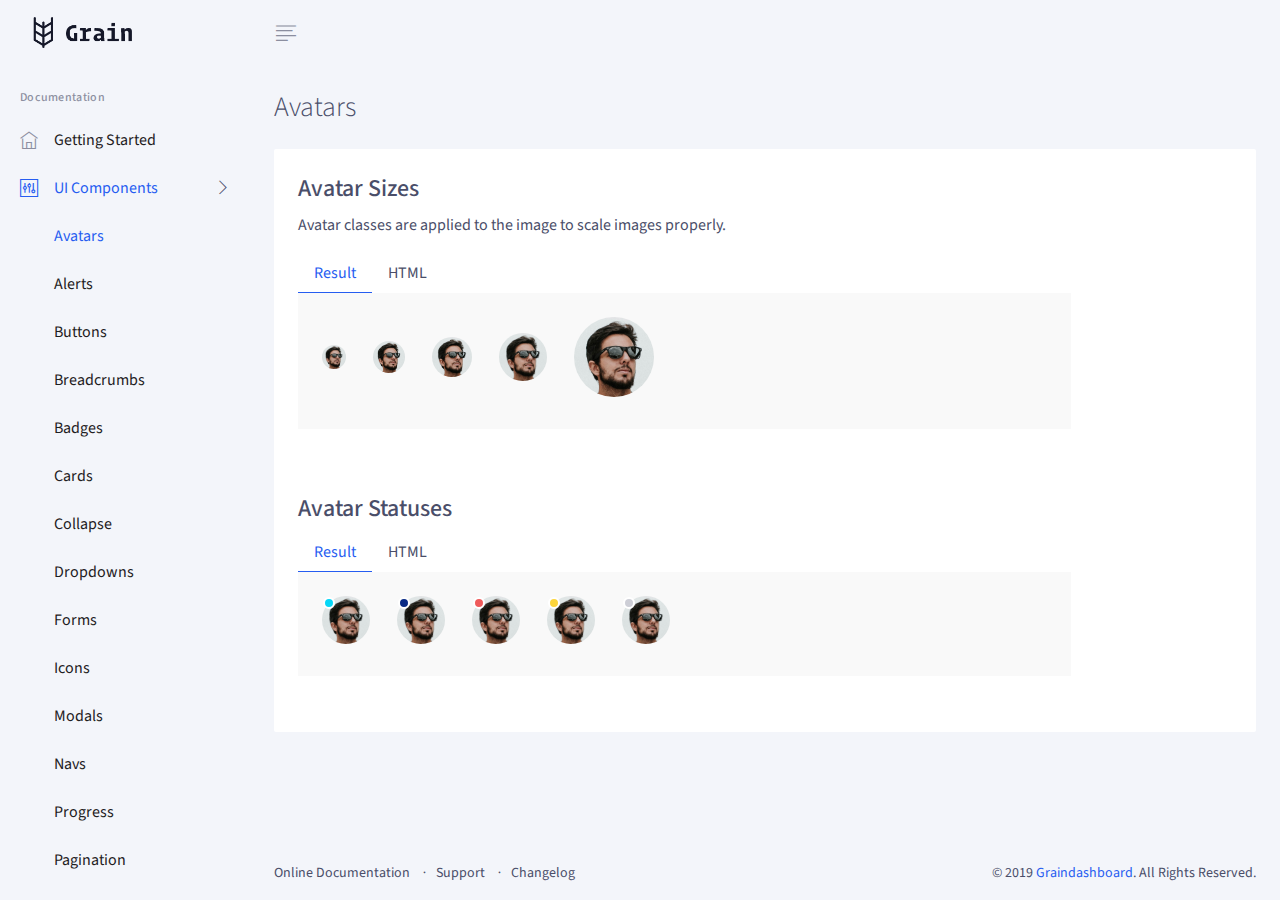
<file: src/admin/documentation/avatars.html>
<!DOCTYPE html>
<html lang="en">
<head>
    <!-- Title -->
    <title>Documentation | Graindashboard UI Kit</title>

    <meta charset="utf-8">
    <meta name="viewport" content="width=device-width, initial-scale=1, shrink-to-fit=no">
    <meta http-equiv="x-ua-compatible" content="ie=edge">

    <!-- Favicon -->
    <link rel="shortcut icon" href="assets/img/favicon.ico">

    <!-- Template -->
    <link rel="stylesheet" href="assets/css/graindashboard.css">
</head>

<body class="has-sidebar has-fixed-sidebar-and-header">
<!-- Header -->
<header class="header bg-body">
    <nav class="navbar flex-nowrap p-0">
        <div class="navbar-brand-wrapper d-flex align-items-center col-auto">
            <!-- Logo For Mobile View -->
            <a class="navbar-brand navbar-brand-mobile" href="/">
                <img class="img-fluid w-100" src="assets/img/logo-mini.png" alt="Graindashboard">
            </a>
            <!-- End Logo For Mobile View -->

            <!-- Logo For Desktop View -->
            <a class="navbar-brand navbar-brand-desktop" href="/">
                <img class="side-nav-show-on-closed" src="assets/img/logo-mini.png" alt="Graindashboard" style="width: auto; height: 33px;">
                <img class="side-nav-hide-on-closed" src="assets/img/logo.png" alt="Graindashboard" style="width: auto; height: 33px;">
            </a>
            <!-- End Logo For Desktop View -->
        </div>

        <div class="header-content col px-md-3">
            <div class="d-flex align-items-center">
                <!-- Side Nav Toggle -->
                <a  class="js-side-nav header-invoker d-flex mr-md-2" href="#"
                    data-close-invoker="#sidebarClose"
                    data-target="#sidebar"
                    data-target-wrapper="body">
                    <i class="gd-align-left"></i>
                </a>
                <!-- End Side Nav Toggle -->
            </div>
        </div>
    </nav>
</header>
<!-- End Header -->

<main class="main">
    <!-- Sidebar Nav -->
    <aside id="sidebar" class="js-custom-scroll side-nav">
        <ul id="sideNav" class="side-nav-menu side-nav-menu-top-level mb-0">
            <!-- Title -->
            <li class="sidebar-heading h6">Documentation</li>
            <!-- End Title -->

            <!-- Getting Started -->
            <li class="side-nav-menu-item">
                <a class="side-nav-menu-link media align-items-center" href="index.html">
              <span class="side-nav-menu-icon d-flex mr-3">
                <i class="gd-home"></i>
              </span>
                    <span class="side-nav-fadeout-on-closed media-body">Getting Started</span>
                </a>
            </li>
            <!-- End Getting Started -->

            <!-- UI Components -->
            <li class="side-nav-menu-item side-nav-has-menu active">
                <a class="side-nav-menu-link media align-items-center" href="#"
                   data-target="#subComponents">
                  <span class="side-nav-menu-icon d-flex mr-3">
                    <i class="gd-panel"></i>
                  </span>
                    <span class="side-nav-fadeout-on-closed media-body">UI Components</span>
                    <span class="side-nav-control-icon d-flex">
                <i class="gd-angle-right side-nav-fadeout-on-closed"></i>
              </span>
                    <span class="side-nav__indicator side-nav-fadeout-on-closed"></span>
                </a>

                <!-- UI Components: subComponents -->
                <ul id="subComponents" class="side-nav-menu side-nav-menu-second-level mb-0" style="display: block;">
                    <li class="side-nav-menu-item active">
                        <a class="side-nav-menu-link" href="avatars.html">Avatars</a>
                    </li>
                    <li class="side-nav-menu-item">
                        <a class="side-nav-menu-link" href="alerts.html">Alerts</a>
                    </li>
                    <li class="side-nav-menu-item">
                        <a class="side-nav-menu-link" href="buttons.html">Buttons</a>
                    </li>
                    <li class="side-nav-menu-item">
                        <a class="side-nav-menu-link" href="breadcrumbs.html">Breadcrumbs</a>
                    </li>
                    <li class="side-nav-menu-item">
                        <a class="side-nav-menu-link" href="badges.html">Badges</a>
                    </li>
                    <li class="side-nav-menu-item">
                        <a class="side-nav-menu-link" href="cards.html">Cards</a>
                    </li>
                    <li class="side-nav-menu-item">
                        <a class="side-nav-menu-link" href="collapse.html">Collapse</a>
                    </li>
                    <li class="side-nav-menu-item">
                        <a class="side-nav-menu-link" href="dropdowns.html">Dropdowns</a>
                    </li>
                    <li class="side-nav-menu-item">
                        <a class="side-nav-menu-link" href="forms.html">Forms</a>
                    </li>
                    <li class="side-nav-menu-item">
                        <a class="side-nav-menu-link" href="icons.html">Icons</a>
                    </li>
                    <li class="side-nav-menu-item">
                        <a class="side-nav-menu-link" href="modals.html">Modals</a>
                    </li>
                    <li class="side-nav-menu-item">
                        <a class="side-nav-menu-link" href="navs.html">Navs</a>
                    </li>
                    <li class="side-nav-menu-item">
                        <a class="side-nav-menu-link" href="progress.html">Progress</a>
                    </li>
                    <li class="side-nav-menu-item">
                        <a class="side-nav-menu-link" href="pagination.html">Pagination</a>
                    </li>
                    <li class="side-nav-menu-item">
                        <a class="side-nav-menu-link" href="spinners.html">Spinners</a>
                    </li>
                    <li class="side-nav-menu-item">
                        <a class="side-nav-menu-link" href="toasts.html">Toasts</a>
                    </li>
                    <li class="side-nav-menu-item">
                        <a class="side-nav-menu-link" href="tables.html">Tables</a>
                    </li>
                    <li class="side-nav-menu-item">
                        <a class="side-nav-menu-link" href="typography.html">Typography</a>
                    </li>
                </ul>
                <!-- End UI Components: subComponents -->
            </li>
            <!-- End UI Components -->

            <!-- Utils -->
            <li class="side-nav-menu-item side-nav-has-menu">
                <a class="side-nav-menu-link media align-items-center" href="#"
                   data-target="#subUtils">
                  <span class="side-nav-menu-icon d-flex mr-3">
                    <i class="gd-brush-alt"></i>
                  </span>
                    <span class="side-nav-fadeout-on-closed media-body">Utils</span>
                    <span class="side-nav-control-icon d-flex">
                <i class="gd-angle-right side-nav-fadeout-on-closed"></i>
              </span>
                    <span class="side-nav__indicator side-nav-fadeout-on-closed"></span>
                </a>

                <!-- Utils: subUtils -->
                <ul id="subUtils" class="side-nav-menu side-nav-menu-second-level mb-0">
                    <li class="side-nav-menu-item">
                        <a class="side-nav-menu-link" href="background.html">Background</a>
                    </li>
                    <li class="side-nav-menu-item">
                        <a class="side-nav-menu-link" href="borders.html">Borders</a>
                    </li>
                    <li class="side-nav-menu-item">
                        <a class="side-nav-menu-link" href="colors.html">Colors</a>
                    </li>
                    <li class="side-nav-menu-item">
                        <a class="side-nav-menu-link" href="links.html">Links</a>
                    </li>
                    <li class="side-nav-menu-item">
                        <a class="side-nav-menu-link" href="positions.html">Positions</a>
                    </li>
                    <li class="side-nav-menu-item">
                        <a class="side-nav-menu-link" href="spacing.html">Spacing</a>
                    </li>
                    <li class="side-nav-menu-item">
                        <a class="side-nav-menu-link" href="transitions.html">Transitions</a>
                    </li>
                    <li class="side-nav-menu-item">
                        <a class="side-nav-menu-link" href="other.html">Other</a>
                    </li>
                </ul>
                <!-- End Utils: subUtils -->
            </li>
            <!-- End Utils -->

        </ul>
    </aside>
    <!-- End Sidebar Nav -->

    <div class="content">
        <div class="py-4 px-3 px-md-4">

            <div class="mb-3 mb-md-4 d-flex justify-content-between">
                <div class="h3 mb-0">Avatars</div>
            </div>

            <div class="card">
                <div class="card-body">
                    <div class="row">
                        <div class="col-xl-2 order-xl-2 d-none d-xl-inline-block">
                        </div>

                        <div class="col-xl-10 order-xl-1">

                            <div id="example" class="mb-9">
                                <h2 class="h4">Avatar Sizes <a class="anchorjs-link" href="#example" aria-label="Anchor" data-anchorjs-icon="#"></a></h2>
                                <p>Avatar classes are applied to the image to scale images properly.</p>

                                <div class="mb-3">
                                    <!-- Nav Classic -->
                                    <ul class="nav nav-v2 nav-primary d-block d-xl-flex" id="pills-tab-1" role="tablist">
                                        <li class="nav-item border-bottom border-xl-bottom-0">
                                            <a class="nav-link d-flex align-items-center py-2 px-3 active" id="pills-result-tab-1" data-toggle="pill" href="#pills-result-1" role="tab" aria-controls="pills-result-1" aria-selected="true">Result</a>
                                        </li>
                                        <li class="nav-item border-bottom border-xl-bottom-0">
                                            <a class="nav-link d-flex align-items-center py-2 px-3" id="pills-html-tab-1" data-toggle="pill" href="#pills-html-1" role="tab" aria-controls="pills-html-1" aria-selected="false">HTML</a>
                                        </li>
                                    </ul>
                                    <!-- End Nav Classic -->

                                    <!-- Tab Content -->
                                    <div class="tab-content bg-lighter" id="pills-tabContent-1">
                                        <div class="tab-pane fade p-4 active show" id="pills-result-1" role="tabpanel" aria-labelledby="pills-result-tab-1">
                                            <img class="avatar-xs rounded-circle mb-2 mr-4" src="img/avatar-1.jpg" alt="Image Description">
                                            <img class="avatar-sm rounded-circle mb-2 mr-4" src="img/avatar-1.jpg" alt="Image Description">
                                            <img class="avatar rounded-circle mb-2 mr-4" src="img/avatar-1.jpg" alt="Image Description">
                                            <img class="avatar-lg rounded-circle mb-2 mr-4" src="img/avatar-1.jpg" alt="Image Description">
                                            <img class="avatar-xl rounded-circle mb-2 mr-4" src="img/avatar-1.jpg" alt="Image Description">
                                        </div>
                                        <div class="tab-pane fade" id="pills-html-1" role="tabpanel" aria-labelledby="pills-html-tab-1">
                                            <div class="code-toolbar"><pre class=" language-markup"><code class=" language-markup" data-lang="html"><span class="token tag"><span class="token tag"><span class="token punctuation">&lt;</span>img</span> <span class="token attr-name">class</span><span class="token attr-value"><span class="token punctuation">=</span><span class="token punctuation">"</span>avatar-xs rounded-circle<span class="token punctuation">"</span></span> <span class="token attr-name">src</span><span class="token attr-value"><span class="token punctuation">=</span><span class="token punctuation">"</span>../../assets/img/100x100/img4.jpg<span class="token punctuation">"</span></span> <span class="token attr-name">alt</span><span class="token attr-value"><span class="token punctuation">=</span><span class="token punctuation">"</span>Image Description<span class="token punctuation">"</span></span><span class="token punctuation">&gt;</span></span>
<span class="token tag"><span class="token tag"><span class="token punctuation">&lt;</span>img</span> <span class="token attr-name">class</span><span class="token attr-value"><span class="token punctuation">=</span><span class="token punctuation">"</span>avatar-sm rounded-circle<span class="token punctuation">"</span></span> <span class="token attr-name">src</span><span class="token attr-value"><span class="token punctuation">=</span><span class="token punctuation">"</span>img/avatar-1.jpg<span class="token punctuation">"</span></span> <span class="token attr-name">alt</span><span class="token attr-value"><span class="token punctuation">=</span><span class="token punctuation">"</span>Image Description<span class="token punctuation">"</span></span><span class="token punctuation">&gt;</span></span>
<span class="token tag"><span class="token tag"><span class="token punctuation">&lt;</span>img</span> <span class="token attr-name">class</span><span class="token attr-value"><span class="token punctuation">=</span><span class="token punctuation">"</span>avatar rounded-circle<span class="token punctuation">"</span></span> <span class="token attr-name">src</span><span class="token attr-value"><span class="token punctuation">=</span><span class="token punctuation">"</span>img/avatar-1.jpg<span class="token punctuation">"</span></span> <span class="token attr-name">alt</span><span class="token attr-value"><span class="token punctuation">=</span><span class="token punctuation">"</span>Image Description<span class="token punctuation">"</span></span><span class="token punctuation">&gt;</span></span>
<span class="token tag"><span class="token tag"><span class="token punctuation">&lt;</span>img</span> <span class="token attr-name">class</span><span class="token attr-value"><span class="token punctuation">=</span><span class="token punctuation">"</span>avatar-lg rounded-circle<span class="token punctuation">"</span></span> <span class="token attr-name">src</span><span class="token attr-value"><span class="token punctuation">=</span><span class="token punctuation">"</span>img/avatar-1.jpg<span class="token punctuation">"</span></span> <span class="token attr-name">alt</span><span class="token attr-value"><span class="token punctuation">=</span><span class="token punctuation">"</span>Image Description<span class="token punctuation">"</span></span><span class="token punctuation">&gt;</span></span>
<span class="token tag"><span class="token tag"><span class="token punctuation">&lt;</span>img</span> <span class="token attr-name">class</span><span class="token attr-value"><span class="token punctuation">=</span><span class="token punctuation">"</span>avatar-xl rounded-circle<span class="token punctuation">"</span></span> <span class="token attr-name">src</span><span class="token attr-value"><span class="token punctuation">=</span><span class="token punctuation">"</span>img/avatar-1.jpg<span class="token punctuation">"</span></span> <span class="token attr-name">alt</span><span class="token attr-value"><span class="token punctuation">=</span><span class="token punctuation">"</span>Image Description<span class="token punctuation">"</span></span><span class="token punctuation">&gt;</span></span></code></pre><div class="toolbar"><div class="toolbar-item"><a>Copy</a></div></div></div>
                                        </div>
                                    </div>
                                    <!-- End Tab Content -->
                                </div>
                            </div>

                            <div id="example-8" class="mb-5">
                                <h3 class="h4">Avatar Statuses <a class="anchorjs-link" href="#example-8" aria-label="Anchor" data-anchorjs-icon="#"></a></h3>
                                <div class="mb-3">
                                    <!-- Nav Classic -->
                                    <ul class="nav nav-v2 nav-primary d-block d-xl-flex" id="pills-tab-18" role="tablist">
                                        <li class="nav-item border-bottom border-xl-bottom-0">
                                            <a class="nav-link d-flex align-items-center py-2 px-3 active" id="pills-result-tab-18" data-toggle="pill" href="#pills-result-18" role="tab" aria-controls="pills-result-18" aria-selected="true">Result</a>
                                        </li>
                                        <li class="nav-item border-bottom border-xl-bottom-0">
                                            <a class="nav-link d-flex align-items-center py-2 px-3" id="pills-html-tab-18" data-toggle="pill" href="#pills-html-18" role="tab" aria-controls="pills-html-18" aria-selected="false">HTML</a>
                                        </li>
                                    </ul>
                                    <!-- End Nav Classic -->

                                    <!-- Tab Content -->
                                    <div class="tab-content bg-lighter" id="pills-tabContent-18">
                                        <div class="tab-pane fade p-4 show active" id="pills-result-18" role="tabpanel" aria-labelledby="pills-result-tab-18">
                                            <div class="d-inline-block position-relative mb-2 mr-4">
                                                <span class="indicator indicator-lg indicator-bordered-reverse indicator-top-left indicator-secondary rounded-circle"></span>
                                                <img class="avatar-lg rounded-circle" src="img/avatar-1.jpg" alt="Image description">
                                            </div>

                                            <div class="d-inline-block position-relative mb-2 mr-4">
                                                <span class="indicator indicator-lg indicator-bordered-reverse indicator-top-left indicator-primary-darker rounded-circle"></span>
                                                <img class="avatar-lg rounded-circle" src="img/avatar-1.jpg" alt="Image description">
                                            </div>

                                            <div class="d-inline-block position-relative mb-2 mr-4">
                                                <span class="indicator indicator-lg indicator-bordered-reverse indicator-top-left indicator-danger rounded-circle"></span>
                                                <img class="avatar-lg rounded-circle" src="img/avatar-1.jpg" alt="Image description">
                                            </div>

                                            <div class="d-inline-block position-relative mb-2 mr-4">
                                                <span class="indicator indicator-lg indicator-bordered-reverse indicator-top-left indicator-warning rounded-circle"></span>
                                                <img class="avatar-lg rounded-circle" src="img/avatar-1.jpg" alt="Image description">
                                            </div>

                                            <div class="d-inline-block position-relative mb-2">
                                                <span class="indicator indicator-lg indicator-bordered-reverse indicator-top-left bg-light rounded-circle"></span>
                                                <img class="avatar-lg rounded-circle" src="img/avatar-1.jpg" alt="Image description">
                                            </div>
                                        </div>
                                        <div class="tab-pane fade" id="pills-html-18" role="tabpanel" aria-labelledby="pills-html-tab-18">
<pre>
<code class="language-markup" data-lang="html">
  &lt;div class="d-inline-block position-relative"&gt;
    &lt;span class="indicator indicator-lg indicator-bordered-reverse indicator-top-left indicator-secondary rounded-circle"&gt;&lt;/span&gt;
    &lt;img class="avatar-lg rounded-circle" src="img/avatar-1.jpg" alt="Image description"&gt;
  &lt;/div&gt;

  &lt;div class="d-inline-block position-relative"&gt;
    &lt;span class="indicator indicator-lg indicator-bordered-reverse indicator-top-left indicator-primary-darker rounded-circle"&gt;&lt;/span&gt;
    &lt;img class="avatar-lg rounded-circle" src="img/avatar-1.jpg" alt="Image description"&gt;
  &lt;/div&gt;

  &lt;div class="d-inline-block position-relative"&gt;
    &lt;span class="indicator indicator-lg indicator-bordered-reverse indicator-top-left indicator-danger rounded-circle"&gt;&lt;/span&gt;
    &lt;img class="avatar-lg rounded-circle" src="img/avatar-1.jpg" alt="Image description"&gt;
  &lt;/div&gt;

  &lt;div class="d-inline-block position-relative"&gt;
    &lt;span class="indicator indicator-lg indicator-bordered-reverse indicator-top-left indicator-warning rounded-circle"&gt;&lt;/span&gt;
    &lt;img class="avatar-lg rounded-circle" src="img/avatar-1.jpg" alt="Image description"&gt;
  &lt;/div&gt;

  &lt;div class="d-inline-block position-relative"&gt;
    &lt;span class="indicator indicator-lg indicator-bordered-reverse indicator-top-left bg-light rounded-circle"&gt;&lt;/span&gt;
    &lt;img class="avatar-lg rounded-circle" src="img/avatar-1.jpg" alt="Image description"&gt;
  &lt;/div&gt;
</code>
</pre>
                                        </div>
                                    </div>
                                    <!-- End Tab Content -->
                                </div>
                            </div>
                        </div>
                    </div>
                </div>
            </div>


        </div>

        <!-- Footer -->
        <footer class="small p-3 px-md-4 mt-auto">
            <div class="row justify-content-between">
                <div class="col-lg text-center text-lg-left mb-3 mb-lg-0">
                    <ul class="list-dot list-inline mb-0">
                        <li class="list-dot-item list-dot-item-not list-inline-item mr-lg-2"><a class="link-dark" href="https://graindashboard.com/documentation/" target="_blank">Online Documentation</a></li>
                        <li class="list-dot-item list-inline-item mr-lg-2"><a class="link-dark" href="mailto:support@graindashboard.com">Support</a></li>
                        <li class="list-dot-item list-inline-item mr-lg-2"><a class="link-dark" href="changelog.html">Changelog</a></li>
                    </ul>
                </div>


                <div class="col-lg text-center text-lg-right">
                    &copy; 2019 <a href="https://graindashboard.com" target="_blank">Graindashboard</a>. All Rights Reserved.
                </div>
            </div>
        </footer>
        <!-- End Footer -->
    </div>
</main>


<script src="assets/js/graindashboard.js"></script>
<script src="assets/js/graindashboard.vendor.js"></script>

</body>
</html>
</file>
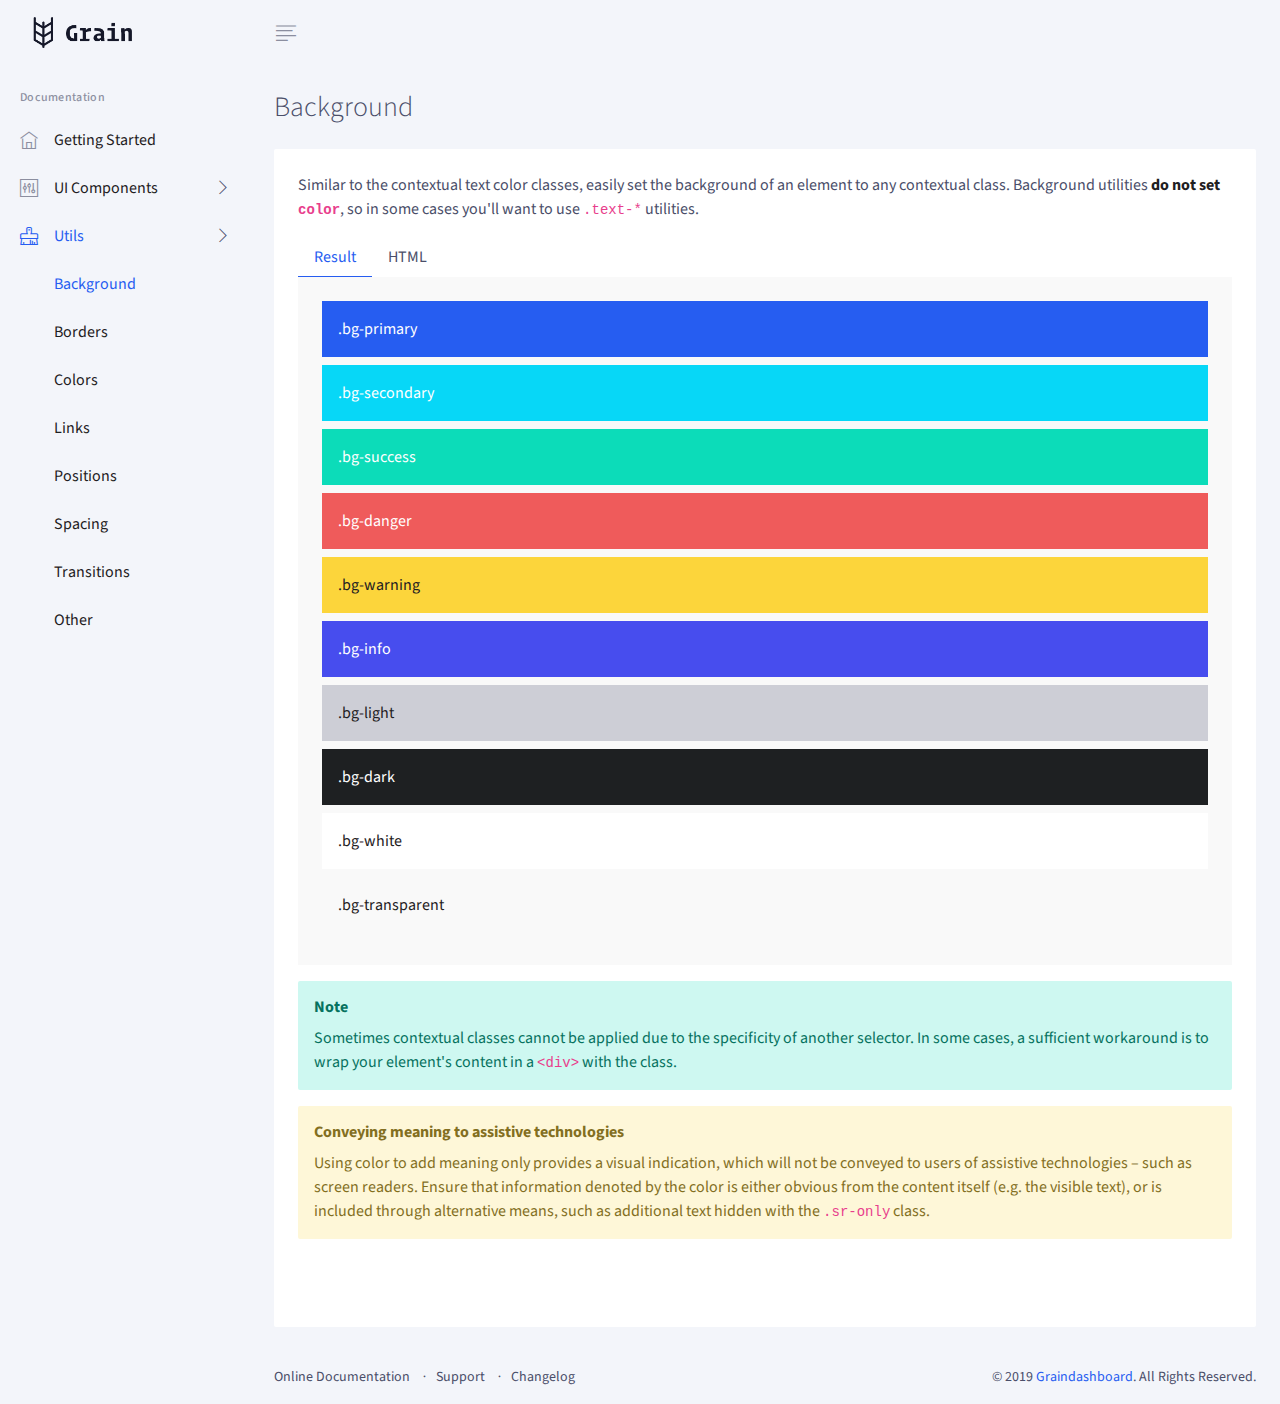
<file: src/admin/documentation/background.html>
<!DOCTYPE html>
<html lang="en">
<head>
    <!-- Title -->
    <title>Documentation | Graindashboard UI Kit</title>

    <meta charset="utf-8">
    <meta name="viewport" content="width=device-width, initial-scale=1, shrink-to-fit=no">
    <meta http-equiv="x-ua-compatible" content="ie=edge">

    <!-- Favicon -->
    <link rel="shortcut icon" href="assets/img/favicon.ico">

    <!-- Template -->
    <link rel="stylesheet" href="assets/css/graindashboard.css">
</head>

<body class="has-sidebar has-fixed-sidebar-and-header">
<!-- Header -->
<header class="header bg-body">
    <nav class="navbar flex-nowrap p-0">
        <div class="navbar-brand-wrapper d-flex align-items-center col-auto">
            <!-- Logo For Mobile View -->
            <a class="navbar-brand navbar-brand-mobile" href="/">
                <img class="img-fluid w-100" src="assets/img/logo-mini.png" alt="Graindashboard">
            </a>
            <!-- End Logo For Mobile View -->

            <!-- Logo For Desktop View -->
            <a class="navbar-brand navbar-brand-desktop" href="/">
                <img class="side-nav-show-on-closed" src="assets/img/logo-mini.png" alt="Graindashboard" style="width: auto; height: 33px;">
                <img class="side-nav-hide-on-closed" src="assets/img/logo.png" alt="Graindashboard" style="width: auto; height: 33px;">
            </a>
            <!-- End Logo For Desktop View -->
        </div>

        <div class="header-content col px-md-3">
            <div class="d-flex align-items-center">
                <!-- Side Nav Toggle -->
                <a  class="js-side-nav header-invoker d-flex mr-md-2" href="#"
                    data-close-invoker="#sidebarClose"
                    data-target="#sidebar"
                    data-target-wrapper="body">
                    <i class="gd-align-left"></i>
                </a>
                <!-- End Side Nav Toggle -->
            </div>
        </div>
    </nav>
</header>
<!-- End Header -->

<main class="main">
    <!-- Sidebar Nav -->
    <aside id="sidebar" class="js-custom-scroll side-nav">
        <ul id="sideNav" class="side-nav-menu side-nav-menu-top-level mb-0">
            <!-- Title -->
            <li class="sidebar-heading h6">Documentation</li>
            <!-- End Title -->

            <!-- Getting Started -->
            <li class="side-nav-menu-item">
                <a class="side-nav-menu-link media align-items-center" href="index.html">
              <span class="side-nav-menu-icon d-flex mr-3">
                <i class="gd-home"></i>
              </span>
                    <span class="side-nav-fadeout-on-closed media-body">Getting Started</span>
                </a>
            </li>
            <!-- End Getting Started -->

            <!-- UI Components -->
            <li class="side-nav-menu-item side-nav-has-menu">
                <a class="side-nav-menu-link media align-items-center" href="#"
                   data-target="#subComponents">
                  <span class="side-nav-menu-icon d-flex mr-3">
                    <i class="gd-panel"></i>
                  </span>
                    <span class="side-nav-fadeout-on-closed media-body">UI Components</span>
                    <span class="side-nav-control-icon d-flex">
                <i class="gd-angle-right side-nav-fadeout-on-closed"></i>
              </span>
                    <span class="side-nav__indicator side-nav-fadeout-on-closed"></span>
                </a>

                <!-- UI Components: subComponents -->
                <ul id="subComponents" class="side-nav-menu side-nav-menu-second-level mb-0">
                    <li class="side-nav-menu-item">
                        <a class="side-nav-menu-link" href="avatars.html">Avatars</a>
                    </li>
                    <li class="side-nav-menu-item">
                        <a class="side-nav-menu-link" href="alerts.html">Alerts</a>
                    </li>
                    <li class="side-nav-menu-item">
                        <a class="side-nav-menu-link" href="buttons.html">Buttons</a>
                    </li>
                    <li class="side-nav-menu-item">
                        <a class="side-nav-menu-link" href="breadcrumbs.html">Breadcrumbs</a>
                    </li>
                    <li class="side-nav-menu-item">
                        <a class="side-nav-menu-link" href="badges.html">Badges</a>
                    </li>
                    <li class="side-nav-menu-item">
                        <a class="side-nav-menu-link" href="cards.html">Cards</a>
                    </li>
                    <li class="side-nav-menu-item">
                        <a class="side-nav-menu-link" href="collapse.html">Collapse</a>
                    </li>
                    <li class="side-nav-menu-item">
                        <a class="side-nav-menu-link" href="dropdowns.html">Dropdowns</a>
                    </li>
                    <li class="side-nav-menu-item">
                        <a class="side-nav-menu-link" href="forms.html">Forms</a>
                    </li>
                    <li class="side-nav-menu-item">
                        <a class="side-nav-menu-link" href="icons.html">Icons</a>
                    </li>
                    <li class="side-nav-menu-item">
                        <a class="side-nav-menu-link" href="modals.html">Modals</a>
                    </li>
                    <li class="side-nav-menu-item">
                        <a class="side-nav-menu-link" href="navs.html">Navs</a>
                    </li>
                    <li class="side-nav-menu-item">
                        <a class="side-nav-menu-link" href="progress.html">Progress</a>
                    </li>
                    <li class="side-nav-menu-item">
                        <a class="side-nav-menu-link" href="pagination.html">Pagination</a>
                    </li>
                    <li class="side-nav-menu-item">
                        <a class="side-nav-menu-link" href="spinners.html">Spinners</a>
                    </li>
                    <li class="side-nav-menu-item">
                        <a class="side-nav-menu-link" href="toasts.html">Toasts</a>
                    </li>
                    <li class="side-nav-menu-item">
                        <a class="side-nav-menu-link" href="tables.html">Tables</a>
                    </li>
                    <li class="side-nav-menu-item">
                        <a class="side-nav-menu-link" href="typography.html">Typography</a>
                    </li>
                </ul>
                <!-- End UI Components: subComponents -->
            </li>
            <!-- End UI Components -->

            <!-- Utils -->
            <li class="side-nav-menu-item side-nav-has-menu active">
                <a class="side-nav-menu-link media align-items-center" href="#"
                   data-target="#subUtils">
                  <span class="side-nav-menu-icon d-flex mr-3">
                    <i class="gd-brush-alt"></i>
                  </span>
                    <span class="side-nav-fadeout-on-closed media-body">Utils</span>
                    <span class="side-nav-control-icon d-flex">
                <i class="gd-angle-right side-nav-fadeout-on-closed"></i>
              </span>
                    <span class="side-nav__indicator side-nav-fadeout-on-closed"></span>
                </a>

                <!-- Utils: subUtils -->
                <ul id="subUtils" class="side-nav-menu side-nav-menu-second-level mb-0" style="display:block;">
                    <li class="side-nav-menu-item active">
                        <a class="side-nav-menu-link" href="background.html">Background</a>
                    </li>
                    <li class="side-nav-menu-item">
                        <a class="side-nav-menu-link" href="borders.html">Borders</a>
                    </li>
                    <li class="side-nav-menu-item">
                        <a class="side-nav-menu-link" href="colors.html">Colors</a>
                    </li>
                    <li class="side-nav-menu-item">
                        <a class="side-nav-menu-link" href="links.html">Links</a>
                    </li>
                    <li class="side-nav-menu-item">
                        <a class="side-nav-menu-link" href="positions.html">Positions</a>
                    </li>
                    <li class="side-nav-menu-item">
                        <a class="side-nav-menu-link" href="spacing.html">Spacing</a>
                    </li>
                    <li class="side-nav-menu-item">
                        <a class="side-nav-menu-link" href="transitions.html">Transitions</a>
                    </li>
                    <li class="side-nav-menu-item">
                        <a class="side-nav-menu-link" href="other.html">Other</a>
                    </li>
                </ul>
                <!-- End Utils: subUtils -->
            </li>
            <!-- End Utils -->

        </ul>
    </aside>
    <!-- End Sidebar Nav -->

    <div class="content">
        <div class="py-4 px-3 px-md-4">

            <div class="mb-3 mb-md-4 d-flex justify-content-between">
                <div class="h3 mb-0">Background</div>
            </div>

            <div class="card">
                <div class="card-body">
                    <div class="row">

                        <div class="col-xl-12">

                            <p>Similar to the contextual text color classes, easily set the background of an element to any contextual class. Background utilities <strong class="text-dark">do not set <code>color</code></strong>, so in some cases you'll want to use <code>.text-*</code> utilities.</p>

                            <div class="mb-3">
                                <!-- Nav Classic -->
                                <ul class="nav nav-v2 nav-primary d-block d-xl-flex" id="pills-tab-1" role="tablist">
                                    <li class="nav-item border-bottom border-xl-bottom-0">
                                        <a class="nav-link d-flex align-items-center py-2 px-3 active" id="pills-result-tab-1" data-toggle="pill" href="#pills-result-1" role="tab" aria-controls="pills-result-1" aria-selected="true">Result</a>
                                    </li>
                                    <li class="nav-item border-bottom border-xl-bottom-0">
                                        <a class="nav-link d-flex align-items-center py-2 px-3" id="pills-html-tab-1" data-toggle="pill" href="#pills-html-1" role="tab" aria-controls="pills-html-1" aria-selected="false">HTML</a>
                                    </li>
                                </ul>
                                <!-- End Nav Classic -->

                                <!-- Tab Content -->
                                <div class="tab-content bg-lighter" id="pills-tabContent-1">
                                    <div class="tab-pane fade p-4 show active" id="pills-result-1" role="tabpanel" aria-labelledby="pills-result-tab-1">
                                        <div class="p-3 mb-2 bg-primary text-white">.bg-primary</div>
                                        <div class="p-3 mb-2 bg-secondary text-white">.bg-secondary</div>
                                        <div class="p-3 mb-2 bg-success text-white">.bg-success</div>
                                        <div class="p-3 mb-2 bg-danger text-white">.bg-danger</div>
                                        <div class="p-3 mb-2 bg-warning text-dark">.bg-warning</div>
                                        <div class="p-3 mb-2 bg-info text-white">.bg-info</div>
                                        <div class="p-3 mb-2 bg-light text-dark">.bg-light</div>
                                        <div class="p-3 mb-2 bg-dark text-white">.bg-dark</div>
                                        <div class="p-3 mb-2 bg-white text-dark">.bg-white</div>
                                        <div class="p-3 mb-2 bg-transparent text-dark">.bg-transparent</div>
                                    </div>
                                    <div class="tab-pane fade" id="pills-html-1" role="tabpanel" aria-labelledby="pills-html-tab-1">
<pre>
<code class="language-markup" data-lang="html">
&lt;div class="bg-primary"&gt;.bg-primary&lt;/div&gt;
&lt;div class="bg-secondary"&gt;.bg-secondary&lt;/div&gt;
&lt;div class="bg-success"&gt;.bg-success&lt;/div&gt;
&lt;div class="bg-danger"&gt;.bg-danger&lt;/div&gt;
&lt;div class="bg-warning"&gt;.bg-warning&lt;/div&gt;
&lt;div class="bg-info"&gt;.bg-info&lt;/div&gt;
&lt;div class="bg-light"&gt;.bg-light&lt;/div&gt;
&lt;div class="bg-dark"&gt;.bg-dark&lt;/div&gt;
&lt;div class="bg-white"&gt;.bg-white&lt;/div&gt;
&lt;div class="bg-transparent"&gt;.bg-transparent&lt;/div&gt;
</code>
</pre>
                                    </div>
                                </div>
                                <!-- End Tab Content -->
                            </div>

                            <div class="alert alert-success mb-3" role="alert">
                                <h3 class="h6 font-weight-bold">Note</h3>
                                <p class="alert-text mb-0">Sometimes contextual classes cannot be applied due to the specificity of another selector. In some cases, a sufficient workaround is to wrap your element's content in a <code>&lt;div&gt;</code> with the class.</p>
                            </div>

                            <div class="alert alert-warning mb-9" role="alert">
                                <h3 class="h6 font-weight-bold">Conveying meaning to assistive technologies</h3>
                                <p class="alert-text mb-0">Using color to add meaning only provides a visual indication, which will not be conveyed to users of assistive technologies – such as screen readers. Ensure that information denoted by the color is either obvious from the content itself (e.g. the visible text), or is included through alternative means, such as additional text hidden with the <code>.sr-only</code> class.</p>
                            </div>
                        </div>
                    </div>
                </div>
            </div>


        </div>

        <!-- Footer -->
        <footer class="small p-3 px-md-4 mt-auto">
            <div class="row justify-content-between">
                <div class="col-lg text-center text-lg-left mb-3 mb-lg-0">
                    <ul class="list-dot list-inline mb-0">
                        <li class="list-dot-item list-dot-item-not list-inline-item mr-lg-2"><a class="link-dark" href="https://graindashboard.com/documentation/" target="_blank">Online Documentation</a></li>
                        <li class="list-dot-item list-inline-item mr-lg-2"><a class="link-dark" href="mailto:support@graindashboard.com">Support</a></li>
                        <li class="list-dot-item list-inline-item mr-lg-2"><a class="link-dark" href="changelog.html">Changelog</a></li>
                    </ul>
                </div>


                <div class="col-lg text-center text-lg-right">
                    &copy; 2019 <a href="https://graindashboard.com" target="_blank">Graindashboard</a>. All Rights Reserved.
                </div>
            </div>
        </footer>
        <!-- End Footer -->
    </div>
</main>


<script src="assets/js/graindashboard.js"></script>
<script src="assets/js/graindashboard.vendor.js"></script>

</body>
</html>
</file>
<file: src/assets/css/styles.css>
.float {
    position: fixed;
    width: 60px;
    height: 60px;
    bottom: 40px;
    right: 40px;
    background-color: #25d366;
    color: #FFF;
    border-radius: 50px;
    text-align: center;
    font-size: 30px;
    box-shadow: 2px 2px 3px #999;
    z-index: 100;
}

.my-float {
    margin-top: 16px;
}

.btn-login {
    padding: 2px 20px !important;
    cursor: pointer;
}

.header-area .main-nav .nav li .btn-login {
    color: white !important;
}
</file>
<file: src/assets/css/owl-carousel.css>
/**
 * Owl Carousel v2.3.4
 * Copyright 2013-2018 David Deutsch
 * Licensed under: SEE LICENSE IN https://github.com/OwlCarousel2/OwlCarousel2/blob/master/LICENSE
 */
/*
 *  Owl Carousel - Core
 */
.owl-carousel {
  display: none;
  width: 100%;
  -webkit-tap-highlight-color: transparent;
  /* position relative and z-index fix webkit rendering fonts issue */
  position: relative;
  z-index: 1; }
  .owl-carousel .owl-stage {
    position: relative;
    -ms-touch-action: pan-Y;
    touch-action: manipulation;
    -moz-backface-visibility: hidden;
    /* fix firefox animation glitch */ }
  .owl-carousel .owl-stage:after {
    content: ".";
    display: block;
    clear: both;
    visibility: hidden;
    line-height: 0;
    height: 0; }
  .owl-carousel .owl-stage-outer {
    position: relative;
    overflow: hidden;
    /* fix for flashing background */
    -webkit-transform: translate3d(0px, 0px, 0px); }
  .owl-carousel .owl-wrapper,
  .owl-carousel .owl-item {
    -webkit-backface-visibility: hidden;
    -moz-backface-visibility: hidden;
    -ms-backface-visibility: hidden;
    -webkit-transform: translate3d(0, 0, 0);
    -moz-transform: translate3d(0, 0, 0);
    -ms-transform: translate3d(0, 0, 0); }
  .owl-carousel .owl-item {
    position: relative;
    min-height: 1px;
    float: left;
    -webkit-backface-visibility: hidden;
    -webkit-tap-highlight-color: transparent;
    -webkit-touch-callout: none; }
  .owl-carousel .owl-item img {
    display: block;
    width: 100%; }
  .owl-carousel .owl-nav.disabled,
  .owl-carousel .owl-dots.disabled {
    display: none; }
  .owl-carousel .owl-nav .owl-prev,
  .owl-carousel .owl-nav .owl-next,
  .owl-carousel .owl-dot {
    cursor: pointer;
    -webkit-user-select: none;
    -khtml-user-select: none;
    -moz-user-select: none;
    -ms-user-select: none;
    user-select: none; }
  .owl-carousel .owl-nav button.owl-prev,
  .owl-carousel .owl-nav button.owl-next,
  .owl-carousel button.owl-dot {
    background: none;
    color: inherit;
    border: none;
    padding: 0 !important;
    font: inherit; }
  .owl-carousel.owl-loaded {
    display: block; }
  .owl-carousel.owl-loading {
    opacity: 0;
    display: block; }
  .owl-carousel.owl-hidden {
    opacity: 0; }
  .owl-carousel.owl-refresh .owl-item {
    visibility: hidden; }
  .owl-carousel.owl-drag .owl-item {
    -ms-touch-action: pan-y;
        touch-action: pan-y;
    -webkit-user-select: none;
    -moz-user-select: none;
    -ms-user-select: none;
    user-select: none; }
  .owl-carousel.owl-grab {
    cursor: move;
    cursor: grab; }
  .owl-carousel.owl-rtl {
    direction: rtl; }
  .owl-carousel.owl-rtl .owl-item {
    float: right; }

/* No Js */
.no-js .owl-carousel {
  display: block; }

/*
 *  Owl Carousel - Animate Plugin
 */
.owl-carousel .animated {
  animation-duration: 1000ms;
  animation-fill-mode: both; }

.owl-carousel .owl-animated-in {
  z-index: 0; }

.owl-carousel .owl-animated-out {
  z-index: 1; }

.owl-carousel .fadeOut {
  animation-name: fadeOut; }

@keyframes fadeOut {
  0% {
    opacity: 1; }
  100% {
    opacity: 0; } }

/*
 * 	Owl Carousel - Auto Height Plugin
 */
.owl-height {
  transition: height 500ms ease-in-out; }

/*
 * 	Owl Carousel - Lazy Load Plugin
 */
.owl-carousel .owl-item {
  /**
			This is introduced due to a bug in IE11 where lazy loading combined with autoheight plugin causes a wrong
			calculation of the height of the owl-item that breaks page layouts
		 */ }
  .owl-carousel .owl-item .owl-lazy {
    opacity: 0;
    transition: opacity 400ms ease; }
  .owl-carousel .owl-item .owl-lazy[src^=""], .owl-carousel .owl-item .owl-lazy:not([src]) {
    max-height: 0; }
  .owl-carousel .owl-item img.owl-lazy {
    transform-style: preserve-3d; }

/*
 * 	Owl Carousel - Video Plugin
 */
.owl-carousel .owl-video-wrapper {
  position: relative;
  height: 100%;
  background: #000; }

.owl-carousel .owl-video-play-icon {
  position: absolute;
  height: 80px;
  width: 80px;
  left: 50%;
  top: 50%;
  margin-left: -40px;
  margin-top: -40px;
  background: url("owl.video.play.png") no-repeat;
  cursor: pointer;
  z-index: 1;
  -webkit-backface-visibility: hidden;
  transition: transform 100ms ease; }

.owl-carousel .owl-video-play-icon:hover {
  -ms-transform: scale(1.3, 1.3);
      transform: scale(1.3, 1.3); }

.owl-carousel .owl-video-playing .owl-video-tn,
.owl-carousel .owl-video-playing .owl-video-play-icon {
  display: none; }

.owl-carousel .owl-video-tn {
  opacity: 0;
  height: 100%;
  background-position: center center;
  background-repeat: no-repeat;
  background-size: contain;
  transition: opacity 400ms ease; }

.owl-carousel .owl-video-frame {
  position: relative;
  z-index: 1;
  height: 100%;
  width: 100%; }
</file>
<file: src/admin/public/demo/chartist.css>
.ct-label {
  fill: rgba(0, 0, 0, 0.4);
  color: rgba(0, 0, 0, 0.4);
  font-size: 0.75rem;
  line-height: 1; }

.ct-chart-line .ct-label,
.ct-chart-bar .ct-label {
  display: block;
  display: -webkit-box;
  display: -moz-box;
  display: -ms-flexbox;
  display: -webkit-flex;
  display: flex; }

.ct-chart-pie .ct-label,
.ct-chart-donut .ct-label {
  dominant-baseline: central; }

.ct-label.ct-horizontal.ct-start {
  -webkit-box-align: flex-end;
  -webkit-align-items: flex-end;
  -ms-flex-align: flex-end;
  align-items: flex-end;
  -webkit-box-pack: flex-start;
  -webkit-justify-content: flex-start;
  -ms-flex-pack: flex-start;
  justify-content: flex-start;
  text-align: left;
  text-anchor: start; }

.ct-label.ct-horizontal.ct-end {
  -webkit-box-align: flex-start;
  -webkit-align-items: flex-start;
  -ms-flex-align: flex-start;
  align-items: flex-start;
  -webkit-box-pack: flex-start;
  -webkit-justify-content: flex-start;
  -ms-flex-pack: flex-start;
  justify-content: flex-start;
  text-align: left;
  text-anchor: start; }

.ct-label.ct-vertical.ct-start {
  -webkit-box-align: flex-end;
  -webkit-align-items: flex-end;
  -ms-flex-align: flex-end;
  align-items: flex-end;
  -webkit-box-pack: flex-end;
  -webkit-justify-content: flex-end;
  -ms-flex-pack: flex-end;
  justify-content: flex-end;
  text-align: right;
  text-anchor: end; }

.ct-label.ct-vertical.ct-end {
  -webkit-box-align: flex-end;
  -webkit-align-items: flex-end;
  -ms-flex-align: flex-end;
  align-items: flex-end;
  -webkit-box-pack: flex-start;
  -webkit-justify-content: flex-start;
  -ms-flex-pack: flex-start;
  justify-content: flex-start;
  text-align: left;
  text-anchor: start; }

.ct-chart-bar .ct-label.ct-horizontal.ct-start {
  -webkit-box-align: flex-end;
  -webkit-align-items: flex-end;
  -ms-flex-align: flex-end;
  align-items: flex-end;
  -webkit-box-pack: center;
  -webkit-justify-content: center;
  -ms-flex-pack: center;
  justify-content: center;
  text-align: center;
  text-anchor: start; }

.ct-chart-bar .ct-label.ct-horizontal.ct-end {
  -webkit-box-align: flex-start;
  -webkit-align-items: flex-start;
  -ms-flex-align: flex-start;
  align-items: flex-start;
  -webkit-box-pack: center;
  -webkit-justify-content: center;
  -ms-flex-pack: center;
  justify-content: center;
  text-align: center;
  text-anchor: start; }

.ct-chart-bar.ct-horizontal-bars .ct-label.ct-horizontal.ct-start {
  -webkit-box-align: flex-end;
  -webkit-align-items: flex-end;
  -ms-flex-align: flex-end;
  align-items: flex-end;
  -webkit-box-pack: flex-start;
  -webkit-justify-content: flex-start;
  -ms-flex-pack: flex-start;
  justify-content: flex-start;
  text-align: left;
  text-anchor: start; }

.ct-chart-bar.ct-horizontal-bars .ct-label.ct-horizontal.ct-end {
  -webkit-box-align: flex-start;
  -webkit-align-items: flex-start;
  -ms-flex-align: flex-start;
  align-items: flex-start;
  -webkit-box-pack: flex-start;
  -webkit-justify-content: flex-start;
  -ms-flex-pack: flex-start;
  justify-content: flex-start;
  text-align: left;
  text-anchor: start; }

.ct-chart-bar.ct-horizontal-bars .ct-label.ct-vertical.ct-start {
  -webkit-box-align: center;
  -webkit-align-items: center;
  -ms-flex-align: center;
  align-items: center;
  -webkit-box-pack: flex-end;
  -webkit-justify-content: flex-end;
  -ms-flex-pack: flex-end;
  justify-content: flex-end;
  text-align: right;
  text-anchor: end; }

.ct-chart-bar.ct-horizontal-bars .ct-label.ct-vertical.ct-end {
  -webkit-box-align: center;
  -webkit-align-items: center;
  -ms-flex-align: center;
  align-items: center;
  -webkit-box-pack: flex-start;
  -webkit-justify-content: flex-start;
  -ms-flex-pack: flex-start;
  justify-content: flex-start;
  text-align: left;
  text-anchor: end; }

.ct-grid {
  stroke: rgba(0, 0, 0, 0.2);
  stroke-width: 1px;
  stroke-dasharray: 2px; }

.ct-grid-background {
  fill: none; }

.ct-point {
  stroke-width: 10px;
  stroke-linecap: round; }

.ct-line {
  fill: none;
  stroke-width: 4px; }

.ct-area {
  stroke: none;
  fill-opacity: 0.1; }

.ct-bar {
  fill: none;
  stroke-width: 10px; }

.ct-slice-donut {
  fill: none;
  stroke-width: 60px; }

.ct-series-a .ct-point, .ct-series-a .ct-line, .ct-series-a .ct-bar, .ct-series-a .ct-slice-donut {
  stroke: #d70206; }

.ct-series-a .ct-slice-pie, .ct-series-a .ct-slice-donut-solid, .ct-series-a .ct-area {
  fill: #d70206; }

.ct-series-b .ct-point, .ct-series-b .ct-line, .ct-series-b .ct-bar, .ct-series-b .ct-slice-donut {
  stroke: #f05b4f; }

.ct-series-b .ct-slice-pie, .ct-series-b .ct-slice-donut-solid, .ct-series-b .ct-area {
  fill: #f05b4f; }

.ct-series-c .ct-point, .ct-series-c .ct-line, .ct-series-c .ct-bar, .ct-series-c .ct-slice-donut {
  stroke: #f4c63d; }

.ct-series-c .ct-slice-pie, .ct-series-c .ct-slice-donut-solid, .ct-series-c .ct-area {
  fill: #f4c63d; }

.ct-series-d .ct-point, .ct-series-d .ct-line, .ct-series-d .ct-bar, .ct-series-d .ct-slice-donut {
  stroke: #d17905; }

.ct-series-d .ct-slice-pie, .ct-series-d .ct-slice-donut-solid, .ct-series-d .ct-area {
  fill: #d17905; }

.ct-series-e .ct-point, .ct-series-e .ct-line, .ct-series-e .ct-bar, .ct-series-e .ct-slice-donut {
  stroke: #453d3f; }

.ct-series-e .ct-slice-pie, .ct-series-e .ct-slice-donut-solid, .ct-series-e .ct-area {
  fill: #453d3f; }

.ct-series-f .ct-point, .ct-series-f .ct-line, .ct-series-f .ct-bar, .ct-series-f .ct-slice-donut {
  stroke: #59922b; }

.ct-series-f .ct-slice-pie, .ct-series-f .ct-slice-donut-solid, .ct-series-f .ct-area {
  fill: #59922b; }

.ct-series-g .ct-point, .ct-series-g .ct-line, .ct-series-g .ct-bar, .ct-series-g .ct-slice-donut {
  stroke: #0544d3; }

.ct-series-g .ct-slice-pie, .ct-series-g .ct-slice-donut-solid, .ct-series-g .ct-area {
  fill: #0544d3; }

.ct-series-h .ct-point, .ct-series-h .ct-line, .ct-series-h .ct-bar, .ct-series-h .ct-slice-donut {
  stroke: #6b0392; }

.ct-series-h .ct-slice-pie, .ct-series-h .ct-slice-donut-solid, .ct-series-h .ct-area {
  fill: #6b0392; }

.ct-series-i .ct-point, .ct-series-i .ct-line, .ct-series-i .ct-bar, .ct-series-i .ct-slice-donut {
  stroke: #f05b4f; }

.ct-series-i .ct-slice-pie, .ct-series-i .ct-slice-donut-solid, .ct-series-i .ct-area {
  fill: #f05b4f; }

.ct-series-j .ct-point, .ct-series-j .ct-line, .ct-series-j .ct-bar, .ct-series-j .ct-slice-donut {
  stroke: #dda458; }

.ct-series-j .ct-slice-pie, .ct-series-j .ct-slice-donut-solid, .ct-series-j .ct-area {
  fill: #dda458; }

.ct-series-k .ct-point, .ct-series-k .ct-line, .ct-series-k .ct-bar, .ct-series-k .ct-slice-donut {
  stroke: #eacf7d; }

.ct-series-k .ct-slice-pie, .ct-series-k .ct-slice-donut-solid, .ct-series-k .ct-area {
  fill: #eacf7d; }

.ct-series-l .ct-point, .ct-series-l .ct-line, .ct-series-l .ct-bar, .ct-series-l .ct-slice-donut {
  stroke: #86797d; }

.ct-series-l .ct-slice-pie, .ct-series-l .ct-slice-donut-solid, .ct-series-l .ct-area {
  fill: #86797d; }

.ct-series-m .ct-point, .ct-series-m .ct-line, .ct-series-m .ct-bar, .ct-series-m .ct-slice-donut {
  stroke: #b2c326; }

.ct-series-m .ct-slice-pie, .ct-series-m .ct-slice-donut-solid, .ct-series-m .ct-area {
  fill: #b2c326; }

.ct-series-n .ct-point, .ct-series-n .ct-line, .ct-series-n .ct-bar, .ct-series-n .ct-slice-donut {
  stroke: #6188e2; }

.ct-series-n .ct-slice-pie, .ct-series-n .ct-slice-donut-solid, .ct-series-n .ct-area {
  fill: #6188e2; }

.ct-series-o .ct-point, .ct-series-o .ct-line, .ct-series-o .ct-bar, .ct-series-o .ct-slice-donut {
  stroke: #a748ca; }

.ct-series-o .ct-slice-pie, .ct-series-o .ct-slice-donut-solid, .ct-series-o .ct-area {
  fill: #a748ca; }

.ct-square {
  display: block;
  position: relative;
  width: 100%; }
  .ct-square:before {
    display: block;
    float: left;
    content: "";
    width: 0;
    height: 0;
    padding-bottom: 100%; }
  .ct-square:after {
    content: "";
    display: table;
    clear: both; }
  .ct-square > svg {
    display: block;
    position: absolute;
    top: 0;
    left: 0; }

.ct-minor-second {
  display: block;
  position: relative;
  width: 100%; }
  .ct-minor-second:before {
    display: block;
    float: left;
    content: "";
    width: 0;
    height: 0;
    padding-bottom: 93.75%; }
  .ct-minor-second:after {
    content: "";
    display: table;
    clear: both; }
  .ct-minor-second > svg {
    display: block;
    position: absolute;
    top: 0;
    left: 0; }

.ct-major-second {
  display: block;
  position: relative;
  width: 100%; }
  .ct-major-second:before {
    display: block;
    float: left;
    content: "";
    width: 0;
    height: 0;
    padding-bottom: 88.8888888889%; }
  .ct-major-second:after {
    content: "";
    display: table;
    clear: both; }
  .ct-major-second > svg {
    display: block;
    position: absolute;
    top: 0;
    left: 0; }

.ct-minor-third {
  display: block;
  position: relative;
  width: 100%; }
  .ct-minor-third:before {
    display: block;
    float: left;
    content: "";
    width: 0;
    height: 0;
    padding-bottom: 83.3333333333%; }
  .ct-minor-third:after {
    content: "";
    display: table;
    clear: both; }
  .ct-minor-third > svg {
    display: block;
    position: absolute;
    top: 0;
    left: 0; }

.ct-major-third {
  display: block;
  position: relative;
  width: 100%; }
  .ct-major-third:before {
    display: block;
    float: left;
    content: "";
    width: 0;
    height: 0;
    padding-bottom: 80%; }
  .ct-major-third:after {
    content: "";
    display: table;
    clear: both; }
  .ct-major-third > svg {
    display: block;
    position: absolute;
    top: 0;
    left: 0; }

.ct-perfect-fourth {
  display: block;
  position: relative;
  width: 100%; }
  .ct-perfect-fourth:before {
    display: block;
    float: left;
    content: "";
    width: 0;
    height: 0;
    padding-bottom: 75%; }
  .ct-perfect-fourth:after {
    content: "";
    display: table;
    clear: both; }
  .ct-perfect-fourth > svg {
    display: block;
    position: absolute;
    top: 0;
    left: 0; }

.ct-perfect-fifth {
  display: block;
  position: relative;
  width: 100%; }
  .ct-perfect-fifth:before {
    display: block;
    float: left;
    content: "";
    width: 0;
    height: 0;
    padding-bottom: 66.6666666667%; }
  .ct-perfect-fifth:after {
    content: "";
    display: table;
    clear: both; }
  .ct-perfect-fifth > svg {
    display: block;
    position: absolute;
    top: 0;
    left: 0; }

.ct-minor-sixth {
  display: block;
  position: relative;
  width: 100%; }
  .ct-minor-sixth:before {
    display: block;
    float: left;
    content: "";
    width: 0;
    height: 0;
    padding-bottom: 62.5%; }
  .ct-minor-sixth:after {
    content: "";
    display: table;
    clear: both; }
  .ct-minor-sixth > svg {
    display: block;
    position: absolute;
    top: 0;
    left: 0; }

.ct-golden-section {
  display: block;
  position: relative;
  width: 100%; }
  .ct-golden-section:before {
    display: block;
    float: left;
    content: "";
    width: 0;
    height: 0;
    padding-bottom: 61.804697157%; }
  .ct-golden-section:after {
    content: "";
    display: table;
    clear: both; }
  .ct-golden-section > svg {
    display: block;
    position: absolute;
    top: 0;
    left: 0; }

.ct-major-sixth {
  display: block;
  position: relative;
  width: 100%; }
  .ct-major-sixth:before {
    display: block;
    float: left;
    content: "";
    width: 0;
    height: 0;
    padding-bottom: 60%; }
  .ct-major-sixth:after {
    content: "";
    display: table;
    clear: both; }
  .ct-major-sixth > svg {
    display: block;
    position: absolute;
    top: 0;
    left: 0; }

.ct-minor-seventh {
  display: block;
  position: relative;
  width: 100%; }
  .ct-minor-seventh:before {
    display: block;
    float: left;
    content: "";
    width: 0;
    height: 0;
    padding-bottom: 56.25%; }
  .ct-minor-seventh:after {
    content: "";
    display: table;
    clear: both; }
  .ct-minor-seventh > svg {
    display: block;
    position: absolute;
    top: 0;
    left: 0; }

.ct-major-seventh {
  display: block;
  position: relative;
  width: 100%; }
  .ct-major-seventh:before {
    display: block;
    float: left;
    content: "";
    width: 0;
    height: 0;
    padding-bottom: 53.3333333333%; }
  .ct-major-seventh:after {
    content: "";
    display: table;
    clear: both; }
  .ct-major-seventh > svg {
    display: block;
    position: absolute;
    top: 0;
    left: 0; }

.ct-octave {
  display: block;
  position: relative;
  width: 100%; }
  .ct-octave:before {
    display: block;
    float: left;
    content: "";
    width: 0;
    height: 0;
    padding-bottom: 50%; }
  .ct-octave:after {
    content: "";
    display: table;
    clear: both; }
  .ct-octave > svg {
    display: block;
    position: absolute;
    top: 0;
    left: 0; }

.ct-major-tenth {
  display: block;
  position: relative;
  width: 100%; }
  .ct-major-tenth:before {
    display: block;
    float: left;
    content: "";
    width: 0;
    height: 0;
    padding-bottom: 40%; }
  .ct-major-tenth:after {
    content: "";
    display: table;
    clear: both; }
  .ct-major-tenth > svg {
    display: block;
    position: absolute;
    top: 0;
    left: 0; }

.ct-major-eleventh {
  display: block;
  position: relative;
  width: 100%; }
  .ct-major-eleventh:before {
    display: block;
    float: left;
    content: "";
    width: 0;
    height: 0;
    padding-bottom: 37.5%; }
  .ct-major-eleventh:after {
    content: "";
    display: table;
    clear: both; }
  .ct-major-eleventh > svg {
    display: block;
    position: absolute;
    top: 0;
    left: 0; }

.ct-major-twelfth {
  display: block;
  position: relative;
  width: 100%; }
  .ct-major-twelfth:before {
    display: block;
    float: left;
    content: "";
    width: 0;
    height: 0;
    padding-bottom: 33.3333333333%; }
  .ct-major-twelfth:after {
    content: "";
    display: table;
    clear: both; }
  .ct-major-twelfth > svg {
    display: block;
    position: absolute;
    top: 0;
    left: 0; }

.ct-double-octave {
  display: block;
  position: relative;
  width: 100%; }
  .ct-double-octave:before {
    display: block;
    float: left;
    content: "";
    width: 0;
    height: 0;
    padding-bottom: 25%; }
  .ct-double-octave:after {
    content: "";
    display: table;
    clear: both; }
  .ct-double-octave > svg {
    display: block;
    position: absolute;
    top: 0;
    left: 0; }
</file>
<file: src/admin/public/demo/chartist-plugin-tooltip.css>
.chartist-tooltip {
  position: absolute;
  display: inline-block;
  opacity: 0;
  min-width: 5em;
  padding: .5em;
  background: #F4C63D;
  color: #453D3F;
  font-family: Oxygen,Helvetica,Arial,sans-serif;
  font-weight: 700;
  text-align: center;
  pointer-events: none;
  z-index: 1;
  -webkit-transition: opacity .2s linear;
  -moz-transition: opacity .2s linear;
  -o-transition: opacity .2s linear;
  transition: opacity .2s linear; }
  .chartist-tooltip:before {
    content: "";
    position: absolute;
    top: 100%;
    left: 50%;
    width: 0;
    height: 0;
    margin-left: -15px;
    border: 15px solid transparent;
    border-top-color: #F4C63D; }
  .chartist-tooltip.tooltip-show {
    opacity: 1; }

.ct-area, .ct-line {
  pointer-events: none; }
</file>
<file: src/admin/public/graindashboard/css/graindashboard.css>
@import url(https://fonts.googleapis.com/css?family=Source+Sans+Pro:400,600,700);@font-face{font-family:gd-icons;src:url(gd-icons.eot);src:url(gd-icons.eot#iefix) format("embedded-opentype"),url(gd-icons.svg) format("svg"),url(gd-icons.ttf) format("truetype"),url(gd-icons.woff) format("woff");font-weight:400;font-style:normal}[class*=" gd-"],[class^=gd-]{font-family:gd-icons!important;speak:none;font-style:normal;font-weight:400;font-variant:normal;text-transform:none;line-height:1;-webkit-font-smoothing:antialiased;-moz-osx-font-smoothing:grayscale}.gd-agenda:before{content:"\E900"}.gd-alarm-clock:before{content:"\E901"}.gd-alert:before{content:"\E902"}.gd-align-center:before{content:"\E903"}.gd-align-justify:before{content:"\E904"}.gd-align-left:before{content:"\E905"}.gd-align-right:before{content:"\E906"}.gd-anchor:before{content:"\E907"}.gd-android:before{content:"\E908"}.gd-angle-double-down:before{content:"\E909"}.gd-angle-double-left:before{content:"\E90A"}.gd-angle-double-right:before{content:"\E90B"}.gd-angle-double-up:before{content:"\E90C"}.gd-angle-down:before{content:"\E90D"}.gd-angle-left:before{content:"\E90E"}.gd-angle-right:before{content:"\E90F"}.gd-angle-up:before{content:"\E910"}.gd-announcement:before{content:"\E911"}.gd-apple:before{content:"\E912"}.gd-archive:before{content:"\E913"}.gd-arrow-circle-down:before{content:"\E914"}.gd-arrow-circle-left:before{content:"\E915"}.gd-arrow-circle-right:before{content:"\E916"}.gd-arrow-circle-up:before{content:"\E917"}.gd-arrow-down:before{content:"\E918"}.gd-arrow-left:before{content:"\E919"}.gd-arrow-right:before{content:"\E91A"}.gd-arrow-top-left:before{content:"\E91B"}.gd-arrow-top-right:before{content:"\E91C"}.gd-arrow-up:before{content:"\E91D"}.gd-arrow:before{content:"\E91E"}.gd-arrows-corner:before{content:"\E91F"}.gd-arrows-horizontal:before{content:"\E920"}.gd-arrows-vertical:before{content:"\E921"}.gd-back-left:before{content:"\E922"}.gd-back-right:before{content:"\E923"}.gd-bag:before{content:"\E924"}.gd-bar-chart-alt:before{content:"\E925"}.gd-bar-chart:before{content:"\E926"}.gd-basketball:before{content:"\E927"}.gd-bell:before{content:"\E928"}.gd-blackboard:before{content:"\E929"}.gd-bolt-alt:before{content:"\E92A"}.gd-bolt:before{content:"\E92B"}.gd-book:before{content:"\E92C"}.gd-bookmark-alt:before{content:"\E92D"}.gd-bookmark:before{content:"\E92E"}.gd-briefcase:before{content:"\E92F"}.gd-brush-alt:before{content:"\E930"}.gd-brush:before{content:"\E931"}.gd-calendar:before{content:"\E932"}.gd-camera:before{content:"\E933"}.gd-car:before{content:"\E934"}.gd-check-box:before{content:"\E935"}.gd-check:before{content:"\E936"}.gd-clip:before{content:"\E937"}.gd-clipboard:before{content:"\E938"}.gd-close:before{content:"\E939"}.gd-cloud-down:before{content:"\E93A"}.gd-cloud-up:before{content:"\E93B"}.gd-cloud:before{content:"\E93C"}.gd-comment-alt:before{content:"\E93D"}.gd-comment:before{content:"\E93E"}.gd-comments-smiley:before{content:"\E93F"}.gd-comments:before{content:"\E940"}.gd-control-backward:before{content:"\E941"}.gd-control-eject:before{content:"\E942"}.gd-control-forward:before{content:"\E943"}.gd-control-pause:before{content:"\E944"}.gd-control-play:before{content:"\E945"}.gd-control-record:before{content:"\E946"}.gd-control-shuffle:before{content:"\E947"}.gd-control-skip-backward:before{content:"\E948"}.gd-control-skip-forward:before{content:"\E949"}.gd-control-stop:before{content:"\E94A"}.gd-credit-card:before{content:"\E94B"}.gd-crown:before{content:"\E94C"}.gd-css-3:before{content:"\E94D"}.gd-cup:before{content:"\E94E"}.gd-cut:before{content:"\E94F"}.gd-dashboard:before{content:"\E950"}.gd-desktop:before{content:"\E951"}.gd-direction-alt:before{content:"\E952"}.gd-direction:before{content:"\E953"}.gd-download:before{content:"\E954"}.gd-dribbble:before{content:"\E955"}.gd-dropbox-alt:before{content:"\E956"}.gd-dropbox:before{content:"\E957"}.gd-drupal:before{content:"\E958"}.gd-email:before{content:"\E959"}.gd-envelope:before{content:"\E95A"}.gd-eraser:before{content:"\E95B"}.gd-exchange-vertical:before{content:"\E95C"}.gd-export:before{content:"\E95D"}.gd-eye:before{content:"\E95E"}.gd-face-sad:before{content:"\E95F"}.gd-face-smile:before{content:"\E960"}.gd-facebook:before{content:"\E961"}.gd-file:before{content:"\E962"}.gd-files:before{content:"\E963"}.gd-filter:before{content:"\E964"}.gd-flag-alt-2:before{content:"\E965"}.gd-flag-alt:before{content:"\E966"}.gd-flag:before{content:"\E967"}.gd-flickr-alt:before{content:"\E968"}.gd-flickr:before{content:"\E969"}.gd-folder:before{content:"\E96A"}.gd-fullscreen:before{content:"\E96B"}.gd-gallery:before{content:"\E96C"}.gd-game:before{content:"\E96D"}.gd-gift:before{content:"\E96E"}.gd-github:before{content:"\E96F"}.gd-google:before{content:"\E970"}.gd-hand-drag:before{content:"\E971"}.gd-hand-open:before{content:"\E972"}.gd-hand-point-down:before{content:"\E973"}.gd-hand-point-left:before{content:"\E974"}.gd-hand-point-right:before{content:"\E975"}.gd-hand-point-up:before{content:"\E976"}.gd-hand-stop:before{content:"\E977"}.gd-harddrive:before{content:"\E978"}.gd-harddrives:before{content:"\E979"}.gd-headphone-alt:before{content:"\E97A"}.gd-headphone:before{content:"\E97B"}.gd-heart-broken:before{content:"\E97C"}.gd-heart:before{content:"\E97D"}.gd-help-alt:before{content:"\E97E"}.gd-help:before{content:"\E97F"}.gd-home:before{content:"\E980"}.gd-html-5:before{content:"\E981"}.gd-hummer:before{content:"\E982"}.gd-id-badge:before{content:"\E983"}.gd-image:before{content:"\E984"}.gd-import:before{content:"\E985"}.gd-infinite:before{content:"\E986"}.gd-info-alt:before{content:"\E987"}.gd-info:before{content:"\E988"}.gd-ink-pen:before{content:"\E989"}.gd-instagram:before{content:"\E98A"}.gd-italic:before{content:"\E98B"}.gd-joomla:before{content:"\E98C"}.gd-jsfiddle:before{content:"\E98D"}.gd-key:before{content:"\E98E"}.gd-layers-alt:before{content:"\E98F"}.gd-layers:before{content:"\E990"}.gd-layout-accordion-list:before{content:"\E991"}.gd-layout-accordion-merged:before{content:"\E992"}.gd-layout-accordion-separated:before{content:"\E993"}.gd-layout-column-2-alt:before{content:"\E994"}.gd-layout-column-2:before{content:"\E995"}.gd-layout-column-3-alt:before{content:"\E996"}.gd-layout-column-3:before{content:"\E997"}.gd-layout-column-4-alt:before{content:"\E998"}.gd-layout-column-4:before{content:"\E999"}.gd-layout-cta-btn-left:before{content:"\E99A"}.gd-layout-cta-btn-right:before{content:"\E99B"}.gd-layout-cta-center:before{content:"\E99C"}.gd-layout-cta-left:before{content:"\E99D"}.gd-layout-cta-right:before{content:"\E99E"}.gd-layout-grid-2-alt:before{content:"\E99F"}.gd-layout-grid-2-thumb:before{content:"\E9A0"}.gd-layout-grid-2:before{content:"\E9A1"}.gd-layout-grid-3-alt:before{content:"\E9A2"}.gd-layout-grid-3:before{content:"\E9A3"}.gd-layout-grid-4-alt:before{content:"\E9A4"}.gd-layout-grid-4:before{content:"\E9A5"}.gd-layout-line-solid:before{content:"\E9A6"}.gd-layout-list-large-image:before{content:"\E9A7"}.gd-layout-list-post:before{content:"\E9A8"}.gd-layout-list-thumb-alt:before{content:"\E9A9"}.gd-layout-list-thumb:before{content:"\E9AA"}.gd-layout-media-center-alt:before{content:"\E9AB"}.gd-layout-media-center:before{content:"\E9AC"}.gd-layout-media-left-alt:before{content:"\E9AD"}.gd-layout-media-left:before{content:"\E9AE"}.gd-layout-media-overlay-alt-2:before{content:"\E9AF"}.gd-layout-media-overlay-alt:before{content:"\E9B0"}.gd-layout-media-overlay:before{content:"\E9B1"}.gd-layout-media-right-alt:before{content:"\E9B2"}.gd-layout-media-right:before{content:"\E9B3"}.gd-layout-menu-full:before{content:"\E9B4"}.gd-layout-menu-separated:before{content:"\E9B5"}.gd-layout-menu-v:before{content:"\E9B6"}.gd-layout-menu:before{content:"\E9B7"}.gd-layout-placeholder:before{content:"\E9B8"}.gd-layout-sidebar-2:before{content:"\E9B9"}.gd-layout-sidebar-left:before{content:"\E9BA"}.gd-layout-sidebar-none:before{content:"\E9BB"}.gd-layout-sidebar-right:before{content:"\E9BC"}.gd-layout-slider-alt:before{content:"\E9BD"}.gd-layout-slider:before{content:"\E9BE"}.gd-layout-tab-min:before{content:"\E9BF"}.gd-layout-tab-v:before{content:"\E9C0"}.gd-layout-tab-window:before{content:"\E9C1"}.gd-layout-tab:before{content:"\E9C2"}.gd-layout-width-default-alt:before{content:"\E9C3"}.gd-layout-width-default:before{content:"\E9C4"}.gd-layout-width-full:before{content:"\E9C5"}.gd-layout:before{content:"\E9C6"}.gd-light-bulb:before{content:"\E9C7"}.gd-line-dashed:before{content:"\E9C8"}.gd-line-dotted:before{content:"\E9C9"}.gd-line-double:before{content:"\E9CA"}.gd-link:before{content:"\E9CB"}.gd-linkedin:before{content:"\E9CC"}.gd-linux:before{content:"\E9CD"}.gd-list-ol:before{content:"\E9CE"}.gd-list:before{content:"\E9CF"}.gd-location-arrow:before{content:"\E9D0"}.gd-location-pin:before{content:"\E9D1"}.gd-lock:before{content:"\E9D2"}.gd-loop:before{content:"\E9D3"}.gd-magnet:before{content:"\E9D4"}.gd-map-alt:before{content:"\E9D5"}.gd-map:before{content:"\E9D6"}.gd-marker-alt:before{content:"\E9D7"}.gd-marker:before{content:"\E9D8"}.gd-medall-alt:before{content:"\E9D9"}.gd-medall:before{content:"\E9DA"}.gd-menu-alt:before{content:"\E9DB"}.gd-menu:before{content:"\E9DC"}.gd-microphone-alt:before{content:"\E9DD"}.gd-microphone:before{content:"\E9DE"}.gd-microsoft-alt:before{content:"\E9DF"}.gd-microsoft:before{content:"\E9E0"}.gd-minus:before{content:"\E9E1"}.gd-mobile:before{content:"\E9E2"}.gd-money:before{content:"\E9E3"}.gd-more-alt:before{content:"\E9E4"}.gd-more:before{content:"\E9E5"}.gd-mouse-alt:before{content:"\E9E6"}.gd-mouse:before{content:"\E9E7"}.gd-music-alt:before{content:"\E9E8"}.gd-music:before{content:"\E9E9"}.gd-na:before{content:"\E9EA"}.gd-new-window:before{content:"\E9EB"}.gd-notepad:before{content:"\E9EC"}.gd-package:before{content:"\E9ED"}.gd-paint-bucket:before{content:"\E9EE"}.gd-paint-roller:before{content:"\E9EF"}.gd-palette:before{content:"\E9F0"}.gd-panel:before{content:"\E9F1"}.gd-paragraph:before{content:"\E9F2"}.gd-pencil-alt-2:before{content:"\E9F3"}.gd-pencil-alt:before{content:"\E9F4"}.gd-pencil:before{content:"\E9F5"}.gd-pie-chart:before{content:"\E9F6"}.gd-pin-2:before{content:"\E9F7"}.gd-pin-alt:before{content:"\E9F8"}.gd-pin:before{content:"\E9F9"}.gd-pinterest-alt:before{content:"\E9FA"}.gd-pinterest:before{content:"\E9FB"}.gd-plug:before{content:"\E9FC"}.gd-plus:before{content:"\E9FD"}.gd-power-off:before{content:"\E9FE"}.gd-printer:before{content:"\E9FF"}.gd-pulse:before{content:"\EA00"}.gd-quote-left:before{content:"\EA01"}.gd-quote-right:before{content:"\EA02"}.gd-receipt:before{content:"\EA03"}.gd-reddit:before{content:"\EA04"}.gd-reload:before{content:"\EA05"}.gd-rocket:before{content:"\EA06"}.gd-rss-alt:before{content:"\EA07"}.gd-rss:before{content:"\EA08"}.gd-ruler-alt-2:before{content:"\EA09"}.gd-ruler-alt:before{content:"\EA0A"}.gd-ruler-pencil:before{content:"\EA0B"}.gd-ruler:before{content:"\EA0C"}.gd-save-alt:before{content:"\EA0D"}.gd-save:before{content:"\EA0E"}.gd-search:before{content:"\EA0F"}.gd-server:before{content:"\EA10"}.gd-settings:before{content:"\EA11"}.gd-share-alt:before{content:"\EA12"}.gd-share:before{content:"\EA13"}.gd-sharethis-alt:before{content:"\EA14"}.gd-sharethis:before{content:"\EA15"}.gd-shield:before{content:"\EA16"}.gd-shift-left-alt:before{content:"\EA17"}.gd-shift-left:before{content:"\EA18"}.gd-shift-right-alt:before{content:"\EA19"}.gd-shift-right:before{content:"\EA1A"}.gd-shine:before{content:"\EA1B"}.gd-shopping-cart-full:before{content:"\EA1C"}.gd-shopping-cart:before{content:"\EA1D"}.gd-shortcode:before{content:"\EA1E"}.gd-signal:before{content:"\EA1F"}.gd-skype:before{content:"\EA20"}.gd-slice:before{content:"\EA21"}.gd-smallcap:before{content:"\EA22"}.gd-soundcloud:before{content:"\EA23"}.gd-split-h:before{content:"\EA24"}.gd-split-v-alt:before{content:"\EA25"}.gd-split-v:before{content:"\EA26"}.gd-spray:before{content:"\EA27"}.gd-stack-overflow:before{content:"\EA28"}.gd-stamp:before{content:"\EA29"}.gd-star:before{content:"\EA2A"}.gd-stats-down:before{content:"\EA2B"}.gd-stats-up:before{content:"\EA2C"}.gd-support:before{content:"\EA2D"}.gd-tablet:before{content:"\EA2E"}.gd-tag:before{content:"\EA2F"}.gd-target:before{content:"\EA30"}.gd-text:before{content:"\EA31"}.gd-themify-favgd-alt:before{content:"\EA32"}.gd-themify-favicon:before{content:"\EA33"}.gd-themify-logo:before{content:"\EA34"}.gd-thought:before{content:"\EA35"}.gd-thumb-down:before{content:"\EA36"}.gd-thumb-up:before{content:"\EA37"}.gd-ticket:before{content:"\EA38"}.gd-time:before{content:"\EA39"}.gd-timer:before{content:"\EA3A"}.gd-trash:before{content:"\EA3B"}.gd-trello:before{content:"\EA3C"}.gd-truck:before{content:"\EA3D"}.gd-tumblr-alt:before{content:"\EA3E"}.gd-tumblr:before{content:"\EA3F"}.gd-twitter-alt:before{content:"\EA40"}.gd-twitter:before{content:"\EA41"}.gd-underline:before{content:"\EA42"}.gd-unlink:before{content:"\EA43"}.gd-unlock:before{content:"\EA44"}.gd-upload:before{content:"\EA45"}.gd-uppercase:before{content:"\EA46"}.gd-user:before{content:"\EA47"}.gd-vector:before{content:"\EA48"}.gd-video-camera:before{content:"\EA49"}.gd-video-clapper:before{content:"\EA4A"}.gd-view-grid:before{content:"\EA4B"}.gd-view-list-alt:before{content:"\EA4C"}.gd-view-list:before{content:"\EA4D"}.gd-vimeo-alt:before{content:"\EA4E"}.gd-vimeo:before{content:"\EA4F"}.gd-volume:before{content:"\EA50"}.gd-wallet:before{content:"\EA51"}.gd-wand:before{content:"\EA52"}.gd-wheelchair:before{content:"\EA53"}.gd-widget-alt:before{content:"\EA54"}.gd-widget:before{content:"\EA55"}.gd-widgetized:before{content:"\EA56"}.gd-window:before{content:"\EA57"}.gd-wordpress:before{content:"\EA58"}.gd-world:before{content:"\EA59"}.gd-write:before{content:"\EA5A"}.gd-yahoo:before{content:"\EA5B"}.gd-youtube:before{content:"\EA5C"}.gd-zip:before{content:"\EA5D"}.gd-zoom-in:before{content:"\EA5E"}.gd-zoom-out:before{content:"\EA5F"}

/*!
 * animate.css -https://daneden.github.io/animate.css/
 * Version - 3.7.1
 * Licensed under the MIT license - http://opensource.org/licenses/MIT
 *
 * Copyright (c) 2019 Daniel Eden
 */@-webkit-keyframes bounce{0%,20%,53%,80%,to{-webkit-animation-timing-function:cubic-bezier(.215,.61,.355,1);animation-timing-function:cubic-bezier(.215,.61,.355,1);-webkit-transform:translateZ(0);transform:translateZ(0)}40%,43%{-webkit-animation-timing-function:cubic-bezier(.755,.05,.855,.06);animation-timing-function:cubic-bezier(.755,.05,.855,.06);-webkit-transform:translate3d(0,-30px,0);transform:translate3d(0,-30px,0)}70%{-webkit-animation-timing-function:cubic-bezier(.755,.05,.855,.06);animation-timing-function:cubic-bezier(.755,.05,.855,.06);-webkit-transform:translate3d(0,-15px,0);transform:translate3d(0,-15px,0)}90%{-webkit-transform:translate3d(0,-4px,0);transform:translate3d(0,-4px,0)}}@keyframes bounce{0%,20%,53%,80%,to{-webkit-animation-timing-function:cubic-bezier(.215,.61,.355,1);animation-timing-function:cubic-bezier(.215,.61,.355,1);-webkit-transform:translateZ(0);transform:translateZ(0)}40%,43%{-webkit-animation-timing-function:cubic-bezier(.755,.05,.855,.06);animation-timing-function:cubic-bezier(.755,.05,.855,.06);-webkit-transform:translate3d(0,-30px,0);transform:translate3d(0,-30px,0)}70%{-webkit-animation-timing-function:cubic-bezier(.755,.05,.855,.06);animation-timing-function:cubic-bezier(.755,.05,.855,.06);-webkit-transform:translate3d(0,-15px,0);transform:translate3d(0,-15px,0)}90%{-webkit-transform:translate3d(0,-4px,0);transform:translate3d(0,-4px,0)}}.bounce{-webkit-animation-name:bounce;animation-name:bounce;-webkit-transform-origin:center bottom;transform-origin:center bottom}@-webkit-keyframes flash{0%,50%,to{opacity:1}25%,75%{opacity:0}}@keyframes flash{0%,50%,to{opacity:1}25%,75%{opacity:0}}.flash{-webkit-animation-name:flash;animation-name:flash}.pulse{-webkit-animation-name:pulse;animation-name:pulse}@-webkit-keyframes rubberBand{0%{-webkit-transform:scaleX(1);transform:scaleX(1)}30%{-webkit-transform:scale3d(1.25,.75,1);transform:scale3d(1.25,.75,1)}40%{-webkit-transform:scale3d(.75,1.25,1);transform:scale3d(.75,1.25,1)}50%{-webkit-transform:scale3d(1.15,.85,1);transform:scale3d(1.15,.85,1)}65%{-webkit-transform:scale3d(.95,1.05,1);transform:scale3d(.95,1.05,1)}75%{-webkit-transform:scale3d(1.05,.95,1);transform:scale3d(1.05,.95,1)}to{-webkit-transform:scaleX(1);transform:scaleX(1)}}@keyframes rubberBand{0%{-webkit-transform:scaleX(1);transform:scaleX(1)}30%{-webkit-transform:scale3d(1.25,.75,1);transform:scale3d(1.25,.75,1)}40%{-webkit-transform:scale3d(.75,1.25,1);transform:scale3d(.75,1.25,1)}50%{-webkit-transform:scale3d(1.15,.85,1);transform:scale3d(1.15,.85,1)}65%{-webkit-transform:scale3d(.95,1.05,1);transform:scale3d(.95,1.05,1)}75%{-webkit-transform:scale3d(1.05,.95,1);transform:scale3d(1.05,.95,1)}to{-webkit-transform:scaleX(1);transform:scaleX(1)}}.rubberBand{-webkit-animation-name:rubberBand;animation-name:rubberBand}@-webkit-keyframes shake{0%,to{-webkit-transform:translateZ(0);transform:translateZ(0)}10%,30%,50%,70%,90%{-webkit-transform:translate3d(-10px,0,0);transform:translate3d(-10px,0,0)}20%,40%,60%,80%{-webkit-transform:translate3d(10px,0,0);transform:translate3d(10px,0,0)}}@keyframes shake{0%,to{-webkit-transform:translateZ(0);transform:translateZ(0)}10%,30%,50%,70%,90%{-webkit-transform:translate3d(-10px,0,0);transform:translate3d(-10px,0,0)}20%,40%,60%,80%{-webkit-transform:translate3d(10px,0,0);transform:translate3d(10px,0,0)}}.shake{-webkit-animation-name:shake;animation-name:shake}@-webkit-keyframes headShake{0%{-webkit-transform:translateX(0);transform:translateX(0)}6.5%{-webkit-transform:translateX(-6px) rotateY(-9deg);transform:translateX(-6px) rotateY(-9deg)}18.5%{-webkit-transform:translateX(5px) rotateY(7deg);transform:translateX(5px) rotateY(7deg)}31.5%{-webkit-transform:translateX(-3px) rotateY(-5deg);transform:translateX(-3px) rotateY(-5deg)}43.5%{-webkit-transform:translateX(2px) rotateY(3deg);transform:translateX(2px) rotateY(3deg)}50%{-webkit-transform:translateX(0);transform:translateX(0)}}@keyframes headShake{0%{-webkit-transform:translateX(0);transform:translateX(0)}6.5%{-webkit-transform:translateX(-6px) rotateY(-9deg);transform:translateX(-6px) rotateY(-9deg)}18.5%{-webkit-transform:translateX(5px) rotateY(7deg);transform:translateX(5px) rotateY(7deg)}31.5%{-webkit-transform:translateX(-3px) rotateY(-5deg);transform:translateX(-3px) rotateY(-5deg)}43.5%{-webkit-transform:translateX(2px) rotateY(3deg);transform:translateX(2px) rotateY(3deg)}50%{-webkit-transform:translateX(0);transform:translateX(0)}}.headShake{-webkit-animation-timing-function:ease-in-out;animation-timing-function:ease-in-out;-webkit-animation-name:headShake;animation-name:headShake}@-webkit-keyframes swing{20%{-webkit-transform:rotate(15deg);transform:rotate(15deg)}40%{-webkit-transform:rotate(-10deg);transform:rotate(-10deg)}60%{-webkit-transform:rotate(5deg);transform:rotate(5deg)}80%{-webkit-transform:rotate(-5deg);transform:rotate(-5deg)}to{-webkit-transform:rotate(0deg);transform:rotate(0deg)}}@keyframes swing{20%{-webkit-transform:rotate(15deg);transform:rotate(15deg)}40%{-webkit-transform:rotate(-10deg);transform:rotate(-10deg)}60%{-webkit-transform:rotate(5deg);transform:rotate(5deg)}80%{-webkit-transform:rotate(-5deg);transform:rotate(-5deg)}to{-webkit-transform:rotate(0deg);transform:rotate(0deg)}}.swing{-webkit-transform-origin:top center;transform-origin:top center;-webkit-animation-name:swing;animation-name:swing}@-webkit-keyframes tada{0%{-webkit-transform:scaleX(1);transform:scaleX(1)}10%,20%{-webkit-transform:scale3d(.9,.9,.9) rotate(-3deg);transform:scale3d(.9,.9,.9) rotate(-3deg)}30%,50%,70%,90%{-webkit-transform:scale3d(1.1,1.1,1.1) rotate(3deg);transform:scale3d(1.1,1.1,1.1) rotate(3deg)}40%,60%,80%{-webkit-transform:scale3d(1.1,1.1,1.1) rotate(-3deg);transform:scale3d(1.1,1.1,1.1) rotate(-3deg)}to{-webkit-transform:scaleX(1);transform:scaleX(1)}}@keyframes tada{0%{-webkit-transform:scaleX(1);transform:scaleX(1)}10%,20%{-webkit-transform:scale3d(.9,.9,.9) rotate(-3deg);transform:scale3d(.9,.9,.9) rotate(-3deg)}30%,50%,70%,90%{-webkit-transform:scale3d(1.1,1.1,1.1) rotate(3deg);transform:scale3d(1.1,1.1,1.1) rotate(3deg)}40%,60%,80%{-webkit-transform:scale3d(1.1,1.1,1.1) rotate(-3deg);transform:scale3d(1.1,1.1,1.1) rotate(-3deg)}to{-webkit-transform:scaleX(1);transform:scaleX(1)}}.tada{-webkit-animation-name:tada;animation-name:tada}@-webkit-keyframes wobble{0%{-webkit-transform:translateZ(0);transform:translateZ(0)}15%{-webkit-transform:translate3d(-25%,0,0) rotate(-5deg);transform:translate3d(-25%,0,0) rotate(-5deg)}30%{-webkit-transform:translate3d(20%,0,0) rotate(3deg);transform:translate3d(20%,0,0) rotate(3deg)}45%{-webkit-transform:translate3d(-15%,0,0) rotate(-3deg);transform:translate3d(-15%,0,0) rotate(-3deg)}60%{-webkit-transform:translate3d(10%,0,0) rotate(2deg);transform:translate3d(10%,0,0) rotate(2deg)}75%{-webkit-transform:translate3d(-5%,0,0) rotate(-1deg);transform:translate3d(-5%,0,0) rotate(-1deg)}to{-webkit-transform:translateZ(0);transform:translateZ(0)}}@keyframes wobble{0%{-webkit-transform:translateZ(0);transform:translateZ(0)}15%{-webkit-transform:translate3d(-25%,0,0) rotate(-5deg);transform:translate3d(-25%,0,0) rotate(-5deg)}30%{-webkit-transform:translate3d(20%,0,0) rotate(3deg);transform:translate3d(20%,0,0) rotate(3deg)}45%{-webkit-transform:translate3d(-15%,0,0) rotate(-3deg);transform:translate3d(-15%,0,0) rotate(-3deg)}60%{-webkit-transform:translate3d(10%,0,0) rotate(2deg);transform:translate3d(10%,0,0) rotate(2deg)}75%{-webkit-transform:translate3d(-5%,0,0) rotate(-1deg);transform:translate3d(-5%,0,0) rotate(-1deg)}to{-webkit-transform:translateZ(0);transform:translateZ(0)}}.wobble{-webkit-animation-name:wobble;animation-name:wobble}@-webkit-keyframes jello{0%,11.1%,to{-webkit-transform:translateZ(0);transform:translateZ(0)}22.2%{-webkit-transform:skewX(-12.5deg) skewY(-12.5deg);transform:skewX(-12.5deg) skewY(-12.5deg)}33.3%{-webkit-transform:skewX(6.25deg) skewY(6.25deg);transform:skewX(6.25deg) skewY(6.25deg)}44.4%{-webkit-transform:skewX(-3.125deg) skewY(-3.125deg);transform:skewX(-3.125deg) skewY(-3.125deg)}55.5%{-webkit-transform:skewX(1.5625deg) skewY(1.5625deg);transform:skewX(1.5625deg) skewY(1.5625deg)}66.6%{-webkit-transform:skewX(-.78125deg) skewY(-.78125deg);transform:skewX(-.78125deg) skewY(-.78125deg)}77.7%{-webkit-transform:skewX(.390625deg) skewY(.390625deg);transform:skewX(.390625deg) skewY(.390625deg)}88.8%{-webkit-transform:skewX(-.1953125deg) skewY(-.1953125deg);transform:skewX(-.1953125deg) skewY(-.1953125deg)}}@keyframes jello{0%,11.1%,to{-webkit-transform:translateZ(0);transform:translateZ(0)}22.2%{-webkit-transform:skewX(-12.5deg) skewY(-12.5deg);transform:skewX(-12.5deg) skewY(-12.5deg)}33.3%{-webkit-transform:skewX(6.25deg) skewY(6.25deg);transform:skewX(6.25deg) skewY(6.25deg)}44.4%{-webkit-transform:skewX(-3.125deg) skewY(-3.125deg);transform:skewX(-3.125deg) skewY(-3.125deg)}55.5%{-webkit-transform:skewX(1.5625deg) skewY(1.5625deg);transform:skewX(1.5625deg) skewY(1.5625deg)}66.6%{-webkit-transform:skewX(-.78125deg) skewY(-.78125deg);transform:skewX(-.78125deg) skewY(-.78125deg)}77.7%{-webkit-transform:skewX(.390625deg) skewY(.390625deg);transform:skewX(.390625deg) skewY(.390625deg)}88.8%{-webkit-transform:skewX(-.1953125deg) skewY(-.1953125deg);transform:skewX(-.1953125deg) skewY(-.1953125deg)}}.jello{-webkit-animation-name:jello;animation-name:jello;-webkit-transform-origin:center;transform-origin:center}@-webkit-keyframes heartBeat{0%{-webkit-transform:scale(1);transform:scale(1)}14%{-webkit-transform:scale(1.3);transform:scale(1.3)}28%{-webkit-transform:scale(1);transform:scale(1)}42%{-webkit-transform:scale(1.3);transform:scale(1.3)}70%{-webkit-transform:scale(1);transform:scale(1)}}@keyframes heartBeat{0%{-webkit-transform:scale(1);transform:scale(1)}14%{-webkit-transform:scale(1.3);transform:scale(1.3)}28%{-webkit-transform:scale(1);transform:scale(1)}42%{-webkit-transform:scale(1.3);transform:scale(1.3)}70%{-webkit-transform:scale(1);transform:scale(1)}}.heartBeat{-webkit-animation-name:heartBeat;animation-name:heartBeat;-webkit-animation-duration:1.3s;animation-duration:1.3s;-webkit-animation-timing-function:ease-in-out;animation-timing-function:ease-in-out}@-webkit-keyframes bounceIn{0%,20%,40%,60%,80%,to{-webkit-animation-timing-function:cubic-bezier(.215,.61,.355,1);animation-timing-function:cubic-bezier(.215,.61,.355,1)}0%{opacity:0;-webkit-transform:scale3d(.3,.3,.3);transform:scale3d(.3,.3,.3)}20%{-webkit-transform:scale3d(1.1,1.1,1.1);transform:scale3d(1.1,1.1,1.1)}40%{-webkit-transform:scale3d(.9,.9,.9);transform:scale3d(.9,.9,.9)}60%{opacity:1;-webkit-transform:scale3d(1.03,1.03,1.03);transform:scale3d(1.03,1.03,1.03)}80%{-webkit-transform:scale3d(.97,.97,.97);transform:scale3d(.97,.97,.97)}to{opacity:1;-webkit-transform:scaleX(1);transform:scaleX(1)}}@keyframes bounceIn{0%,20%,40%,60%,80%,to{-webkit-animation-timing-function:cubic-bezier(.215,.61,.355,1);animation-timing-function:cubic-bezier(.215,.61,.355,1)}0%{opacity:0;-webkit-transform:scale3d(.3,.3,.3);transform:scale3d(.3,.3,.3)}20%{-webkit-transform:scale3d(1.1,1.1,1.1);transform:scale3d(1.1,1.1,1.1)}40%{-webkit-transform:scale3d(.9,.9,.9);transform:scale3d(.9,.9,.9)}60%{opacity:1;-webkit-transform:scale3d(1.03,1.03,1.03);transform:scale3d(1.03,1.03,1.03)}80%{-webkit-transform:scale3d(.97,.97,.97);transform:scale3d(.97,.97,.97)}to{opacity:1;-webkit-transform:scaleX(1);transform:scaleX(1)}}.bounceIn{-webkit-animation-duration:.75s;animation-duration:.75s;-webkit-animation-name:bounceIn;animation-name:bounceIn}@-webkit-keyframes bounceInDown{0%,60%,75%,90%,to{-webkit-animation-timing-function:cubic-bezier(.215,.61,.355,1);animation-timing-function:cubic-bezier(.215,.61,.355,1)}0%{opacity:0;-webkit-transform:translate3d(0,-3000px,0);transform:translate3d(0,-3000px,0)}60%{opacity:1;-webkit-transform:translate3d(0,25px,0);transform:translate3d(0,25px,0)}75%{-webkit-transform:translate3d(0,-10px,0);transform:translate3d(0,-10px,0)}90%{-webkit-transform:translate3d(0,5px,0);transform:translate3d(0,5px,0)}to{-webkit-transform:translateZ(0);transform:translateZ(0)}}@keyframes bounceInDown{0%,60%,75%,90%,to{-webkit-animation-timing-function:cubic-bezier(.215,.61,.355,1);animation-timing-function:cubic-bezier(.215,.61,.355,1)}0%{opacity:0;-webkit-transform:translate3d(0,-3000px,0);transform:translate3d(0,-3000px,0)}60%{opacity:1;-webkit-transform:translate3d(0,25px,0);transform:translate3d(0,25px,0)}75%{-webkit-transform:translate3d(0,-10px,0);transform:translate3d(0,-10px,0)}90%{-webkit-transform:translate3d(0,5px,0);transform:translate3d(0,5px,0)}to{-webkit-transform:translateZ(0);transform:translateZ(0)}}.bounceInDown{-webkit-animation-name:bounceInDown;animation-name:bounceInDown}@-webkit-keyframes bounceInLeft{0%,60%,75%,90%,to{-webkit-animation-timing-function:cubic-bezier(.215,.61,.355,1);animation-timing-function:cubic-bezier(.215,.61,.355,1)}0%{opacity:0;-webkit-transform:translate3d(-3000px,0,0);transform:translate3d(-3000px,0,0)}60%{opacity:1;-webkit-transform:translate3d(25px,0,0);transform:translate3d(25px,0,0)}75%{-webkit-transform:translate3d(-10px,0,0);transform:translate3d(-10px,0,0)}90%{-webkit-transform:translate3d(5px,0,0);transform:translate3d(5px,0,0)}to{-webkit-transform:translateZ(0);transform:translateZ(0)}}@keyframes bounceInLeft{0%,60%,75%,90%,to{-webkit-animation-timing-function:cubic-bezier(.215,.61,.355,1);animation-timing-function:cubic-bezier(.215,.61,.355,1)}0%{opacity:0;-webkit-transform:translate3d(-3000px,0,0);transform:translate3d(-3000px,0,0)}60%{opacity:1;-webkit-transform:translate3d(25px,0,0);transform:translate3d(25px,0,0)}75%{-webkit-transform:translate3d(-10px,0,0);transform:translate3d(-10px,0,0)}90%{-webkit-transform:translate3d(5px,0,0);transform:translate3d(5px,0,0)}to{-webkit-transform:translateZ(0);transform:translateZ(0)}}.bounceInLeft{-webkit-animation-name:bounceInLeft;animation-name:bounceInLeft}@-webkit-keyframes bounceInRight{0%,60%,75%,90%,to{-webkit-animation-timing-function:cubic-bezier(.215,.61,.355,1);animation-timing-function:cubic-bezier(.215,.61,.355,1)}0%{opacity:0;-webkit-transform:translate3d(3000px,0,0);transform:translate3d(3000px,0,0)}60%{opacity:1;-webkit-transform:translate3d(-25px,0,0);transform:translate3d(-25px,0,0)}75%{-webkit-transform:translate3d(10px,0,0);transform:translate3d(10px,0,0)}90%{-webkit-transform:translate3d(-5px,0,0);transform:translate3d(-5px,0,0)}to{-webkit-transform:translateZ(0);transform:translateZ(0)}}@keyframes bounceInRight{0%,60%,75%,90%,to{-webkit-animation-timing-function:cubic-bezier(.215,.61,.355,1);animation-timing-function:cubic-bezier(.215,.61,.355,1)}0%{opacity:0;-webkit-transform:translate3d(3000px,0,0);transform:translate3d(3000px,0,0)}60%{opacity:1;-webkit-transform:translate3d(-25px,0,0);transform:translate3d(-25px,0,0)}75%{-webkit-transform:translate3d(10px,0,0);transform:translate3d(10px,0,0)}90%{-webkit-transform:translate3d(-5px,0,0);transform:translate3d(-5px,0,0)}to{-webkit-transform:translateZ(0);transform:translateZ(0)}}.bounceInRight{-webkit-animation-name:bounceInRight;animation-name:bounceInRight}@-webkit-keyframes bounceInUp{0%,60%,75%,90%,to{-webkit-animation-timing-function:cubic-bezier(.215,.61,.355,1);animation-timing-function:cubic-bezier(.215,.61,.355,1)}0%{opacity:0;-webkit-transform:translate3d(0,3000px,0);transform:translate3d(0,3000px,0)}60%{opacity:1;-webkit-transform:translate3d(0,-20px,0);transform:translate3d(0,-20px,0)}75%{-webkit-transform:translate3d(0,10px,0);transform:translate3d(0,10px,0)}90%{-webkit-transform:translate3d(0,-5px,0);transform:translate3d(0,-5px,0)}to{-webkit-transform:translateZ(0);transform:translateZ(0)}}@keyframes bounceInUp{0%,60%,75%,90%,to{-webkit-animation-timing-function:cubic-bezier(.215,.61,.355,1);animation-timing-function:cubic-bezier(.215,.61,.355,1)}0%{opacity:0;-webkit-transform:translate3d(0,3000px,0);transform:translate3d(0,3000px,0)}60%{opacity:1;-webkit-transform:translate3d(0,-20px,0);transform:translate3d(0,-20px,0)}75%{-webkit-transform:translate3d(0,10px,0);transform:translate3d(0,10px,0)}90%{-webkit-transform:translate3d(0,-5px,0);transform:translate3d(0,-5px,0)}to{-webkit-transform:translateZ(0);transform:translateZ(0)}}.bounceInUp{-webkit-animation-name:bounceInUp;animation-name:bounceInUp}@-webkit-keyframes bounceOut{20%{-webkit-transform:scale3d(.9,.9,.9);transform:scale3d(.9,.9,.9)}50%,55%{opacity:1;-webkit-transform:scale3d(1.1,1.1,1.1);transform:scale3d(1.1,1.1,1.1)}to{opacity:0;-webkit-transform:scale3d(.3,.3,.3);transform:scale3d(.3,.3,.3)}}@keyframes bounceOut{20%{-webkit-transform:scale3d(.9,.9,.9);transform:scale3d(.9,.9,.9)}50%,55%{opacity:1;-webkit-transform:scale3d(1.1,1.1,1.1);transform:scale3d(1.1,1.1,1.1)}to{opacity:0;-webkit-transform:scale3d(.3,.3,.3);transform:scale3d(.3,.3,.3)}}.bounceOut{-webkit-animation-duration:.75s;animation-duration:.75s;-webkit-animation-name:bounceOut;animation-name:bounceOut}@-webkit-keyframes bounceOutDown{20%{-webkit-transform:translate3d(0,10px,0);transform:translate3d(0,10px,0)}40%,45%{opacity:1;-webkit-transform:translate3d(0,-20px,0);transform:translate3d(0,-20px,0)}to{opacity:0;-webkit-transform:translate3d(0,2000px,0);transform:translate3d(0,2000px,0)}}@keyframes bounceOutDown{20%{-webkit-transform:translate3d(0,10px,0);transform:translate3d(0,10px,0)}40%,45%{opacity:1;-webkit-transform:translate3d(0,-20px,0);transform:translate3d(0,-20px,0)}to{opacity:0;-webkit-transform:translate3d(0,2000px,0);transform:translate3d(0,2000px,0)}}.bounceOutDown{-webkit-animation-name:bounceOutDown;animation-name:bounceOutDown}@-webkit-keyframes bounceOutLeft{20%{opacity:1;-webkit-transform:translate3d(20px,0,0);transform:translate3d(20px,0,0)}to{opacity:0;-webkit-transform:translate3d(-2000px,0,0);transform:translate3d(-2000px,0,0)}}@keyframes bounceOutLeft{20%{opacity:1;-webkit-transform:translate3d(20px,0,0);transform:translate3d(20px,0,0)}to{opacity:0;-webkit-transform:translate3d(-2000px,0,0);transform:translate3d(-2000px,0,0)}}.bounceOutLeft{-webkit-animation-name:bounceOutLeft;animation-name:bounceOutLeft}@-webkit-keyframes bounceOutRight{20%{opacity:1;-webkit-transform:translate3d(-20px,0,0);transform:translate3d(-20px,0,0)}to{opacity:0;-webkit-transform:translate3d(2000px,0,0);transform:translate3d(2000px,0,0)}}@keyframes bounceOutRight{20%{opacity:1;-webkit-transform:translate3d(-20px,0,0);transform:translate3d(-20px,0,0)}to{opacity:0;-webkit-transform:translate3d(2000px,0,0);transform:translate3d(2000px,0,0)}}.bounceOutRight{-webkit-animation-name:bounceOutRight;animation-name:bounceOutRight}@-webkit-keyframes bounceOutUp{20%{-webkit-transform:translate3d(0,-10px,0);transform:translate3d(0,-10px,0)}40%,45%{opacity:1;-webkit-transform:translate3d(0,20px,0);transform:translate3d(0,20px,0)}to{opacity:0;-webkit-transform:translate3d(0,-2000px,0);transform:translate3d(0,-2000px,0)}}@keyframes bounceOutUp{20%{-webkit-transform:translate3d(0,-10px,0);transform:translate3d(0,-10px,0)}40%,45%{opacity:1;-webkit-transform:translate3d(0,20px,0);transform:translate3d(0,20px,0)}to{opacity:0;-webkit-transform:translate3d(0,-2000px,0);transform:translate3d(0,-2000px,0)}}.bounceOutUp{-webkit-animation-name:bounceOutUp;animation-name:bounceOutUp}@-webkit-keyframes fadeIn{0%{opacity:0}to{opacity:1}}@keyframes fadeIn{0%{opacity:0}to{opacity:1}}.fadeIn{-webkit-animation-name:fadeIn;animation-name:fadeIn}@-webkit-keyframes fadeInDown{0%{opacity:0;-webkit-transform:translate3d(0,-100%,0);transform:translate3d(0,-100%,0)}to{opacity:1;-webkit-transform:translateZ(0);transform:translateZ(0)}}@keyframes fadeInDown{0%{opacity:0;-webkit-transform:translate3d(0,-100%,0);transform:translate3d(0,-100%,0)}to{opacity:1;-webkit-transform:translateZ(0);transform:translateZ(0)}}.fadeInDown{-webkit-animation-name:fadeInDown;animation-name:fadeInDown}@-webkit-keyframes fadeInDownBig{0%{opacity:0;-webkit-transform:translate3d(0,-2000px,0);transform:translate3d(0,-2000px,0)}to{opacity:1;-webkit-transform:translateZ(0);transform:translateZ(0)}}@keyframes fadeInDownBig{0%{opacity:0;-webkit-transform:translate3d(0,-2000px,0);transform:translate3d(0,-2000px,0)}to{opacity:1;-webkit-transform:translateZ(0);transform:translateZ(0)}}.fadeInDownBig{-webkit-animation-name:fadeInDownBig;animation-name:fadeInDownBig}@-webkit-keyframes fadeInLeft{0%{opacity:0;-webkit-transform:translate3d(-100%,0,0);transform:translate3d(-100%,0,0)}to{opacity:1;-webkit-transform:translateZ(0);transform:translateZ(0)}}@keyframes fadeInLeft{0%{opacity:0;-webkit-transform:translate3d(-100%,0,0);transform:translate3d(-100%,0,0)}to{opacity:1;-webkit-transform:translateZ(0);transform:translateZ(0)}}.fadeInLeft{-webkit-animation-name:fadeInLeft;animation-name:fadeInLeft}@-webkit-keyframes fadeInLeftBig{0%{opacity:0;-webkit-transform:translate3d(-2000px,0,0);transform:translate3d(-2000px,0,0)}to{opacity:1;-webkit-transform:translateZ(0);transform:translateZ(0)}}@keyframes fadeInLeftBig{0%{opacity:0;-webkit-transform:translate3d(-2000px,0,0);transform:translate3d(-2000px,0,0)}to{opacity:1;-webkit-transform:translateZ(0);transform:translateZ(0)}}.fadeInLeftBig{-webkit-animation-name:fadeInLeftBig;animation-name:fadeInLeftBig}@-webkit-keyframes fadeInRight{0%{opacity:0;-webkit-transform:translate3d(100%,0,0);transform:translate3d(100%,0,0)}to{opacity:1;-webkit-transform:translateZ(0);transform:translateZ(0)}}@keyframes fadeInRight{0%{opacity:0;-webkit-transform:translate3d(100%,0,0);transform:translate3d(100%,0,0)}to{opacity:1;-webkit-transform:translateZ(0);transform:translateZ(0)}}.fadeInRight{-webkit-animation-name:fadeInRight;animation-name:fadeInRight}@-webkit-keyframes fadeInRightBig{0%{opacity:0;-webkit-transform:translate3d(2000px,0,0);transform:translate3d(2000px,0,0)}to{opacity:1;-webkit-transform:translateZ(0);transform:translateZ(0)}}@keyframes fadeInRightBig{0%{opacity:0;-webkit-transform:translate3d(2000px,0,0);transform:translate3d(2000px,0,0)}to{opacity:1;-webkit-transform:translateZ(0);transform:translateZ(0)}}.fadeInRightBig{-webkit-animation-name:fadeInRightBig;animation-name:fadeInRightBig}@-webkit-keyframes fadeInUpBig{0%{opacity:0;-webkit-transform:translate3d(0,2000px,0);transform:translate3d(0,2000px,0)}to{opacity:1;-webkit-transform:translateZ(0);transform:translateZ(0)}}@keyframes fadeInUpBig{0%{opacity:0;-webkit-transform:translate3d(0,2000px,0);transform:translate3d(0,2000px,0)}to{opacity:1;-webkit-transform:translateZ(0);transform:translateZ(0)}}.fadeInUpBig{-webkit-animation-name:fadeInUpBig;animation-name:fadeInUpBig}@-webkit-keyframes fadeOut{0%{opacity:1}to{opacity:0}}@keyframes fadeOut{0%{opacity:1}to{opacity:0}}.fadeOut{-webkit-animation-name:fadeOut;animation-name:fadeOut}@-webkit-keyframes fadeOutDown{0%{opacity:1}to{opacity:0;-webkit-transform:translate3d(0,100%,0);transform:translate3d(0,100%,0)}}@keyframes fadeOutDown{0%{opacity:1}to{opacity:0;-webkit-transform:translate3d(0,100%,0);transform:translate3d(0,100%,0)}}.fadeOutDown{-webkit-animation-name:fadeOutDown;animation-name:fadeOutDown}@-webkit-keyframes fadeOutDownBig{0%{opacity:1}to{opacity:0;-webkit-transform:translate3d(0,2000px,0);transform:translate3d(0,2000px,0)}}@keyframes fadeOutDownBig{0%{opacity:1}to{opacity:0;-webkit-transform:translate3d(0,2000px,0);transform:translate3d(0,2000px,0)}}.fadeOutDownBig{-webkit-animation-name:fadeOutDownBig;animation-name:fadeOutDownBig}@-webkit-keyframes fadeOutLeft{0%{opacity:1}to{opacity:0;-webkit-transform:translate3d(-100%,0,0);transform:translate3d(-100%,0,0)}}@keyframes fadeOutLeft{0%{opacity:1}to{opacity:0;-webkit-transform:translate3d(-100%,0,0);transform:translate3d(-100%,0,0)}}.fadeOutLeft{-webkit-animation-name:fadeOutLeft;animation-name:fadeOutLeft}@-webkit-keyframes fadeOutLeftBig{0%{opacity:1}to{opacity:0;-webkit-transform:translate3d(-2000px,0,0);transform:translate3d(-2000px,0,0)}}@keyframes fadeOutLeftBig{0%{opacity:1}to{opacity:0;-webkit-transform:translate3d(-2000px,0,0);transform:translate3d(-2000px,0,0)}}.fadeOutLeftBig{-webkit-animation-name:fadeOutLeftBig;animation-name:fadeOutLeftBig}@-webkit-keyframes fadeOutRight{0%{opacity:1}to{opacity:0;-webkit-transform:translate3d(100%,0,0);transform:translate3d(100%,0,0)}}@keyframes fadeOutRight{0%{opacity:1}to{opacity:0;-webkit-transform:translate3d(100%,0,0);transform:translate3d(100%,0,0)}}.fadeOutRight{-webkit-animation-name:fadeOutRight;animation-name:fadeOutRight}@-webkit-keyframes fadeOutRightBig{0%{opacity:1}to{opacity:0;-webkit-transform:translate3d(2000px,0,0);transform:translate3d(2000px,0,0)}}@keyframes fadeOutRightBig{0%{opacity:1}to{opacity:0;-webkit-transform:translate3d(2000px,0,0);transform:translate3d(2000px,0,0)}}.fadeOutRightBig{-webkit-animation-name:fadeOutRightBig;animation-name:fadeOutRightBig}@-webkit-keyframes fadeOutUp{0%{opacity:1}to{opacity:0;-webkit-transform:translate3d(0,-100%,0);transform:translate3d(0,-100%,0)}}@keyframes fadeOutUp{0%{opacity:1}to{opacity:0;-webkit-transform:translate3d(0,-100%,0);transform:translate3d(0,-100%,0)}}.fadeOutUp{-webkit-animation-name:fadeOutUp;animation-name:fadeOutUp}@-webkit-keyframes fadeOutUpBig{0%{opacity:1}to{opacity:0;-webkit-transform:translate3d(0,-2000px,0);transform:translate3d(0,-2000px,0)}}@keyframes fadeOutUpBig{0%{opacity:1}to{opacity:0;-webkit-transform:translate3d(0,-2000px,0);transform:translate3d(0,-2000px,0)}}.fadeOutUpBig{-webkit-animation-name:fadeOutUpBig;animation-name:fadeOutUpBig}@-webkit-keyframes flip{0%{-webkit-transform:perspective(400px) scaleX(1) translateZ(0) rotateY(-1turn);transform:perspective(400px) scaleX(1) translateZ(0) rotateY(-1turn);-webkit-animation-timing-function:ease-out;animation-timing-function:ease-out}40%{-webkit-transform:perspective(400px) scaleX(1) translateZ(150px) rotateY(-190deg);transform:perspective(400px) scaleX(1) translateZ(150px) rotateY(-190deg);-webkit-animation-timing-function:ease-out;animation-timing-function:ease-out}50%{-webkit-transform:perspective(400px) scaleX(1) translateZ(150px) rotateY(-170deg);transform:perspective(400px) scaleX(1) translateZ(150px) rotateY(-170deg);-webkit-animation-timing-function:ease-in;animation-timing-function:ease-in}80%{-webkit-transform:perspective(400px) scale3d(.95,.95,.95) translateZ(0) rotateY(0deg);transform:perspective(400px) scale3d(.95,.95,.95) translateZ(0) rotateY(0deg);-webkit-animation-timing-function:ease-in;animation-timing-function:ease-in}to{-webkit-transform:perspective(400px) scaleX(1) translateZ(0) rotateY(0deg);transform:perspective(400px) scaleX(1) translateZ(0) rotateY(0deg);-webkit-animation-timing-function:ease-in;animation-timing-function:ease-in}}@keyframes flip{0%{-webkit-transform:perspective(400px) scaleX(1) translateZ(0) rotateY(-1turn);transform:perspective(400px) scaleX(1) translateZ(0) rotateY(-1turn);-webkit-animation-timing-function:ease-out;animation-timing-function:ease-out}40%{-webkit-transform:perspective(400px) scaleX(1) translateZ(150px) rotateY(-190deg);transform:perspective(400px) scaleX(1) translateZ(150px) rotateY(-190deg);-webkit-animation-timing-function:ease-out;animation-timing-function:ease-out}50%{-webkit-transform:perspective(400px) scaleX(1) translateZ(150px) rotateY(-170deg);transform:perspective(400px) scaleX(1) translateZ(150px) rotateY(-170deg);-webkit-animation-timing-function:ease-in;animation-timing-function:ease-in}80%{-webkit-transform:perspective(400px) scale3d(.95,.95,.95) translateZ(0) rotateY(0deg);transform:perspective(400px) scale3d(.95,.95,.95) translateZ(0) rotateY(0deg);-webkit-animation-timing-function:ease-in;animation-timing-function:ease-in}to{-webkit-transform:perspective(400px) scaleX(1) translateZ(0) rotateY(0deg);transform:perspective(400px) scaleX(1) translateZ(0) rotateY(0deg);-webkit-animation-timing-function:ease-in;animation-timing-function:ease-in}}.animated.flip{-webkit-backface-visibility:visible;backface-visibility:visible;-webkit-animation-name:flip;animation-name:flip}@-webkit-keyframes flipInX{0%{-webkit-transform:perspective(400px) rotateX(90deg);transform:perspective(400px) rotateX(90deg);-webkit-animation-timing-function:ease-in;animation-timing-function:ease-in;opacity:0}40%{-webkit-transform:perspective(400px) rotateX(-20deg);transform:perspective(400px) rotateX(-20deg);-webkit-animation-timing-function:ease-in;animation-timing-function:ease-in}60%{-webkit-transform:perspective(400px) rotateX(10deg);transform:perspective(400px) rotateX(10deg);opacity:1}80%{-webkit-transform:perspective(400px) rotateX(-5deg);transform:perspective(400px) rotateX(-5deg)}to{-webkit-transform:perspective(400px);transform:perspective(400px)}}@keyframes flipInX{0%{-webkit-transform:perspective(400px) rotateX(90deg);transform:perspective(400px) rotateX(90deg);-webkit-animation-timing-function:ease-in;animation-timing-function:ease-in;opacity:0}40%{-webkit-transform:perspective(400px) rotateX(-20deg);transform:perspective(400px) rotateX(-20deg);-webkit-animation-timing-function:ease-in;animation-timing-function:ease-in}60%{-webkit-transform:perspective(400px) rotateX(10deg);transform:perspective(400px) rotateX(10deg);opacity:1}80%{-webkit-transform:perspective(400px) rotateX(-5deg);transform:perspective(400px) rotateX(-5deg)}to{-webkit-transform:perspective(400px);transform:perspective(400px)}}.flipInX{-webkit-backface-visibility:visible!important;backface-visibility:visible!important;-webkit-animation-name:flipInX;animation-name:flipInX}@-webkit-keyframes flipInY{0%{-webkit-transform:perspective(400px) rotateY(90deg);transform:perspective(400px) rotateY(90deg);-webkit-animation-timing-function:ease-in;animation-timing-function:ease-in;opacity:0}40%{-webkit-transform:perspective(400px) rotateY(-20deg);transform:perspective(400px) rotateY(-20deg);-webkit-animation-timing-function:ease-in;animation-timing-function:ease-in}60%{-webkit-transform:perspective(400px) rotateY(10deg);transform:perspective(400px) rotateY(10deg);opacity:1}80%{-webkit-transform:perspective(400px) rotateY(-5deg);transform:perspective(400px) rotateY(-5deg)}to{-webkit-transform:perspective(400px);transform:perspective(400px)}}@keyframes flipInY{0%{-webkit-transform:perspective(400px) rotateY(90deg);transform:perspective(400px) rotateY(90deg);-webkit-animation-timing-function:ease-in;animation-timing-function:ease-in;opacity:0}40%{-webkit-transform:perspective(400px) rotateY(-20deg);transform:perspective(400px) rotateY(-20deg);-webkit-animation-timing-function:ease-in;animation-timing-function:ease-in}60%{-webkit-transform:perspective(400px) rotateY(10deg);transform:perspective(400px) rotateY(10deg);opacity:1}80%{-webkit-transform:perspective(400px) rotateY(-5deg);transform:perspective(400px) rotateY(-5deg)}to{-webkit-transform:perspective(400px);transform:perspective(400px)}}.flipInY{-webkit-backface-visibility:visible!important;backface-visibility:visible!important;-webkit-animation-name:flipInY;animation-name:flipInY}@-webkit-keyframes flipOutX{0%{-webkit-transform:perspective(400px);transform:perspective(400px)}30%{-webkit-transform:perspective(400px) rotateX(-20deg);transform:perspective(400px) rotateX(-20deg);opacity:1}to{-webkit-transform:perspective(400px) rotateX(90deg);transform:perspective(400px) rotateX(90deg);opacity:0}}@keyframes flipOutX{0%{-webkit-transform:perspective(400px);transform:perspective(400px)}30%{-webkit-transform:perspective(400px) rotateX(-20deg);transform:perspective(400px) rotateX(-20deg);opacity:1}to{-webkit-transform:perspective(400px) rotateX(90deg);transform:perspective(400px) rotateX(90deg);opacity:0}}.flipOutX{-webkit-animation-duration:.75s;animation-duration:.75s;-webkit-animation-name:flipOutX;animation-name:flipOutX;-webkit-backface-visibility:visible!important;backface-visibility:visible!important}@-webkit-keyframes flipOutY{0%{-webkit-transform:perspective(400px);transform:perspective(400px)}30%{-webkit-transform:perspective(400px) rotateY(-15deg);transform:perspective(400px) rotateY(-15deg);opacity:1}to{-webkit-transform:perspective(400px) rotateY(90deg);transform:perspective(400px) rotateY(90deg);opacity:0}}@keyframes flipOutY{0%{-webkit-transform:perspective(400px);transform:perspective(400px)}30%{-webkit-transform:perspective(400px) rotateY(-15deg);transform:perspective(400px) rotateY(-15deg);opacity:1}to{-webkit-transform:perspective(400px) rotateY(90deg);transform:perspective(400px) rotateY(90deg);opacity:0}}.flipOutY{-webkit-animation-duration:.75s;animation-duration:.75s;-webkit-backface-visibility:visible!important;backface-visibility:visible!important;-webkit-animation-name:flipOutY;animation-name:flipOutY}@-webkit-keyframes lightSpeedIn{0%{-webkit-transform:translate3d(100%,0,0) skewX(-30deg);transform:translate3d(100%,0,0) skewX(-30deg);opacity:0}60%{-webkit-transform:skewX(20deg);transform:skewX(20deg);opacity:1}80%{-webkit-transform:skewX(-5deg);transform:skewX(-5deg)}to{-webkit-transform:translateZ(0);transform:translateZ(0)}}@keyframes lightSpeedIn{0%{-webkit-transform:translate3d(100%,0,0) skewX(-30deg);transform:translate3d(100%,0,0) skewX(-30deg);opacity:0}60%{-webkit-transform:skewX(20deg);transform:skewX(20deg);opacity:1}80%{-webkit-transform:skewX(-5deg);transform:skewX(-5deg)}to{-webkit-transform:translateZ(0);transform:translateZ(0)}}.lightSpeedIn{-webkit-animation-name:lightSpeedIn;animation-name:lightSpeedIn;-webkit-animation-timing-function:ease-out;animation-timing-function:ease-out}@-webkit-keyframes lightSpeedOut{0%{opacity:1}to{-webkit-transform:translate3d(100%,0,0) skewX(30deg);transform:translate3d(100%,0,0) skewX(30deg);opacity:0}}@keyframes lightSpeedOut{0%{opacity:1}to{-webkit-transform:translate3d(100%,0,0) skewX(30deg);transform:translate3d(100%,0,0) skewX(30deg);opacity:0}}.lightSpeedOut{-webkit-animation-name:lightSpeedOut;animation-name:lightSpeedOut;-webkit-animation-timing-function:ease-in;animation-timing-function:ease-in}@-webkit-keyframes rotateIn{0%{-webkit-transform-origin:center;transform-origin:center;-webkit-transform:rotate(-200deg);transform:rotate(-200deg);opacity:0}to{-webkit-transform-origin:center;transform-origin:center;-webkit-transform:translateZ(0);transform:translateZ(0);opacity:1}}@keyframes rotateIn{0%{-webkit-transform-origin:center;transform-origin:center;-webkit-transform:rotate(-200deg);transform:rotate(-200deg);opacity:0}to{-webkit-transform-origin:center;transform-origin:center;-webkit-transform:translateZ(0);transform:translateZ(0);opacity:1}}.rotateIn{-webkit-animation-name:rotateIn;animation-name:rotateIn}@-webkit-keyframes rotateInDownLeft{0%{-webkit-transform-origin:left bottom;transform-origin:left bottom;-webkit-transform:rotate(-45deg);transform:rotate(-45deg);opacity:0}to{-webkit-transform-origin:left bottom;transform-origin:left bottom;-webkit-transform:translateZ(0);transform:translateZ(0);opacity:1}}@keyframes rotateInDownLeft{0%{-webkit-transform-origin:left bottom;transform-origin:left bottom;-webkit-transform:rotate(-45deg);transform:rotate(-45deg);opacity:0}to{-webkit-transform-origin:left bottom;transform-origin:left bottom;-webkit-transform:translateZ(0);transform:translateZ(0);opacity:1}}.rotateInDownLeft{-webkit-animation-name:rotateInDownLeft;animation-name:rotateInDownLeft}@-webkit-keyframes rotateInDownRight{0%{-webkit-transform-origin:right bottom;transform-origin:right bottom;-webkit-transform:rotate(45deg);transform:rotate(45deg);opacity:0}to{-webkit-transform-origin:right bottom;transform-origin:right bottom;-webkit-transform:translateZ(0);transform:translateZ(0);opacity:1}}@keyframes rotateInDownRight{0%{-webkit-transform-origin:right bottom;transform-origin:right bottom;-webkit-transform:rotate(45deg);transform:rotate(45deg);opacity:0}to{-webkit-transform-origin:right bottom;transform-origin:right bottom;-webkit-transform:translateZ(0);transform:translateZ(0);opacity:1}}.rotateInDownRight{-webkit-animation-name:rotateInDownRight;animation-name:rotateInDownRight}@-webkit-keyframes rotateInUpLeft{0%{-webkit-transform-origin:left bottom;transform-origin:left bottom;-webkit-transform:rotate(45deg);transform:rotate(45deg);opacity:0}to{-webkit-transform-origin:left bottom;transform-origin:left bottom;-webkit-transform:translateZ(0);transform:translateZ(0);opacity:1}}@keyframes rotateInUpLeft{0%{-webkit-transform-origin:left bottom;transform-origin:left bottom;-webkit-transform:rotate(45deg);transform:rotate(45deg);opacity:0}to{-webkit-transform-origin:left bottom;transform-origin:left bottom;-webkit-transform:translateZ(0);transform:translateZ(0);opacity:1}}.rotateInUpLeft{-webkit-animation-name:rotateInUpLeft;animation-name:rotateInUpLeft}@-webkit-keyframes rotateInUpRight{0%{-webkit-transform-origin:right bottom;transform-origin:right bottom;-webkit-transform:rotate(-90deg);transform:rotate(-90deg);opacity:0}to{-webkit-transform-origin:right bottom;transform-origin:right bottom;-webkit-transform:translateZ(0);transform:translateZ(0);opacity:1}}@keyframes rotateInUpRight{0%{-webkit-transform-origin:right bottom;transform-origin:right bottom;-webkit-transform:rotate(-90deg);transform:rotate(-90deg);opacity:0}to{-webkit-transform-origin:right bottom;transform-origin:right bottom;-webkit-transform:translateZ(0);transform:translateZ(0);opacity:1}}.rotateInUpRight{-webkit-animation-name:rotateInUpRight;animation-name:rotateInUpRight}@-webkit-keyframes rotateOut{0%{-webkit-transform-origin:center;transform-origin:center;opacity:1}to{-webkit-transform-origin:center;transform-origin:center;-webkit-transform:rotate(200deg);transform:rotate(200deg);opacity:0}}@keyframes rotateOut{0%{-webkit-transform-origin:center;transform-origin:center;opacity:1}to{-webkit-transform-origin:center;transform-origin:center;-webkit-transform:rotate(200deg);transform:rotate(200deg);opacity:0}}.rotateOut{-webkit-animation-name:rotateOut;animation-name:rotateOut}@-webkit-keyframes rotateOutDownLeft{0%{-webkit-transform-origin:left bottom;transform-origin:left bottom;opacity:1}to{-webkit-transform-origin:left bottom;transform-origin:left bottom;-webkit-transform:rotate(45deg);transform:rotate(45deg);opacity:0}}@keyframes rotateOutDownLeft{0%{-webkit-transform-origin:left bottom;transform-origin:left bottom;opacity:1}to{-webkit-transform-origin:left bottom;transform-origin:left bottom;-webkit-transform:rotate(45deg);transform:rotate(45deg);opacity:0}}.rotateOutDownLeft{-webkit-animation-name:rotateOutDownLeft;animation-name:rotateOutDownLeft}@-webkit-keyframes rotateOutDownRight{0%{-webkit-transform-origin:right bottom;transform-origin:right bottom;opacity:1}to{-webkit-transform-origin:right bottom;transform-origin:right bottom;-webkit-transform:rotate(-45deg);transform:rotate(-45deg);opacity:0}}@keyframes rotateOutDownRight{0%{-webkit-transform-origin:right bottom;transform-origin:right bottom;opacity:1}to{-webkit-transform-origin:right bottom;transform-origin:right bottom;-webkit-transform:rotate(-45deg);transform:rotate(-45deg);opacity:0}}.rotateOutDownRight{-webkit-animation-name:rotateOutDownRight;animation-name:rotateOutDownRight}@-webkit-keyframes rotateOutUpLeft{0%{-webkit-transform-origin:left bottom;transform-origin:left bottom;opacity:1}to{-webkit-transform-origin:left bottom;transform-origin:left bottom;-webkit-transform:rotate(-45deg);transform:rotate(-45deg);opacity:0}}@keyframes rotateOutUpLeft{0%{-webkit-transform-origin:left bottom;transform-origin:left bottom;opacity:1}to{-webkit-transform-origin:left bottom;transform-origin:left bottom;-webkit-transform:rotate(-45deg);transform:rotate(-45deg);opacity:0}}.rotateOutUpLeft{-webkit-animation-name:rotateOutUpLeft;animation-name:rotateOutUpLeft}@-webkit-keyframes rotateOutUpRight{0%{-webkit-transform-origin:right bottom;transform-origin:right bottom;opacity:1}to{-webkit-transform-origin:right bottom;transform-origin:right bottom;-webkit-transform:rotate(90deg);transform:rotate(90deg);opacity:0}}@keyframes rotateOutUpRight{0%{-webkit-transform-origin:right bottom;transform-origin:right bottom;opacity:1}to{-webkit-transform-origin:right bottom;transform-origin:right bottom;-webkit-transform:rotate(90deg);transform:rotate(90deg);opacity:0}}.rotateOutUpRight{-webkit-animation-name:rotateOutUpRight;animation-name:rotateOutUpRight}@-webkit-keyframes hinge{0%{-webkit-transform-origin:top left;transform-origin:top left;-webkit-animation-timing-function:ease-in-out;animation-timing-function:ease-in-out}20%,60%{-webkit-transform:rotate(80deg);transform:rotate(80deg);-webkit-transform-origin:top left;transform-origin:top left;-webkit-animation-timing-function:ease-in-out;animation-timing-function:ease-in-out}40%,80%{-webkit-transform:rotate(60deg);transform:rotate(60deg);-webkit-transform-origin:top left;transform-origin:top left;-webkit-animation-timing-function:ease-in-out;animation-timing-function:ease-in-out;opacity:1}to{-webkit-transform:translate3d(0,700px,0);transform:translate3d(0,700px,0);opacity:0}}@keyframes hinge{0%{-webkit-transform-origin:top left;transform-origin:top left;-webkit-animation-timing-function:ease-in-out;animation-timing-function:ease-in-out}20%,60%{-webkit-transform:rotate(80deg);transform:rotate(80deg);-webkit-transform-origin:top left;transform-origin:top left;-webkit-animation-timing-function:ease-in-out;animation-timing-function:ease-in-out}40%,80%{-webkit-transform:rotate(60deg);transform:rotate(60deg);-webkit-transform-origin:top left;transform-origin:top left;-webkit-animation-timing-function:ease-in-out;animation-timing-function:ease-in-out;opacity:1}to{-webkit-transform:translate3d(0,700px,0);transform:translate3d(0,700px,0);opacity:0}}.hinge{-webkit-animation-duration:2s;animation-duration:2s;-webkit-animation-name:hinge;animation-name:hinge}@-webkit-keyframes jackInTheBox{0%{opacity:0;-webkit-transform:scale(.1) rotate(30deg);transform:scale(.1) rotate(30deg);-webkit-transform-origin:center bottom;transform-origin:center bottom}50%{-webkit-transform:rotate(-10deg);transform:rotate(-10deg)}70%{-webkit-transform:rotate(3deg);transform:rotate(3deg)}to{opacity:1;-webkit-transform:scale(1);transform:scale(1)}}@keyframes jackInTheBox{0%{opacity:0;-webkit-transform:scale(.1) rotate(30deg);transform:scale(.1) rotate(30deg);-webkit-transform-origin:center bottom;transform-origin:center bottom}50%{-webkit-transform:rotate(-10deg);transform:rotate(-10deg)}70%{-webkit-transform:rotate(3deg);transform:rotate(3deg)}to{opacity:1;-webkit-transform:scale(1);transform:scale(1)}}.jackInTheBox{-webkit-animation-name:jackInTheBox;animation-name:jackInTheBox}@-webkit-keyframes rollIn{0%{opacity:0;-webkit-transform:translate3d(-100%,0,0) rotate(-120deg);transform:translate3d(-100%,0,0) rotate(-120deg)}to{opacity:1;-webkit-transform:translateZ(0);transform:translateZ(0)}}@keyframes rollIn{0%{opacity:0;-webkit-transform:translate3d(-100%,0,0) rotate(-120deg);transform:translate3d(-100%,0,0) rotate(-120deg)}to{opacity:1;-webkit-transform:translateZ(0);transform:translateZ(0)}}.rollIn{-webkit-animation-name:rollIn;animation-name:rollIn}@-webkit-keyframes rollOut{0%{opacity:1}to{opacity:0;-webkit-transform:translate3d(100%,0,0) rotate(120deg);transform:translate3d(100%,0,0) rotate(120deg)}}@keyframes rollOut{0%{opacity:1}to{opacity:0;-webkit-transform:translate3d(100%,0,0) rotate(120deg);transform:translate3d(100%,0,0) rotate(120deg)}}.rollOut{-webkit-animation-name:rollOut;animation-name:rollOut}@-webkit-keyframes zoomIn{0%{opacity:0;-webkit-transform:scale3d(.3,.3,.3);transform:scale3d(.3,.3,.3)}50%{opacity:1}}@keyframes zoomIn{0%{opacity:0;-webkit-transform:scale3d(.3,.3,.3);transform:scale3d(.3,.3,.3)}50%{opacity:1}}.zoomIn{-webkit-animation-name:zoomIn;animation-name:zoomIn}@-webkit-keyframes zoomInDown{0%{opacity:0;-webkit-transform:scale3d(.1,.1,.1) translate3d(0,-1000px,0);transform:scale3d(.1,.1,.1) translate3d(0,-1000px,0);-webkit-animation-timing-function:cubic-bezier(.55,.055,.675,.19);animation-timing-function:cubic-bezier(.55,.055,.675,.19)}60%{opacity:1;-webkit-transform:scale3d(.475,.475,.475) translate3d(0,60px,0);transform:scale3d(.475,.475,.475) translate3d(0,60px,0);-webkit-animation-timing-function:cubic-bezier(.175,.885,.32,1);animation-timing-function:cubic-bezier(.175,.885,.32,1)}}@keyframes zoomInDown{0%{opacity:0;-webkit-transform:scale3d(.1,.1,.1) translate3d(0,-1000px,0);transform:scale3d(.1,.1,.1) translate3d(0,-1000px,0);-webkit-animation-timing-function:cubic-bezier(.55,.055,.675,.19);animation-timing-function:cubic-bezier(.55,.055,.675,.19)}60%{opacity:1;-webkit-transform:scale3d(.475,.475,.475) translate3d(0,60px,0);transform:scale3d(.475,.475,.475) translate3d(0,60px,0);-webkit-animation-timing-function:cubic-bezier(.175,.885,.32,1);animation-timing-function:cubic-bezier(.175,.885,.32,1)}}.zoomInDown{-webkit-animation-name:zoomInDown;animation-name:zoomInDown}@-webkit-keyframes zoomInLeft{0%{opacity:0;-webkit-transform:scale3d(.1,.1,.1) translate3d(-1000px,0,0);transform:scale3d(.1,.1,.1) translate3d(-1000px,0,0);-webkit-animation-timing-function:cubic-bezier(.55,.055,.675,.19);animation-timing-function:cubic-bezier(.55,.055,.675,.19)}60%{opacity:1;-webkit-transform:scale3d(.475,.475,.475) translate3d(10px,0,0);transform:scale3d(.475,.475,.475) translate3d(10px,0,0);-webkit-animation-timing-function:cubic-bezier(.175,.885,.32,1);animation-timing-function:cubic-bezier(.175,.885,.32,1)}}@keyframes zoomInLeft{0%{opacity:0;-webkit-transform:scale3d(.1,.1,.1) translate3d(-1000px,0,0);transform:scale3d(.1,.1,.1) translate3d(-1000px,0,0);-webkit-animation-timing-function:cubic-bezier(.55,.055,.675,.19);animation-timing-function:cubic-bezier(.55,.055,.675,.19)}60%{opacity:1;-webkit-transform:scale3d(.475,.475,.475) translate3d(10px,0,0);transform:scale3d(.475,.475,.475) translate3d(10px,0,0);-webkit-animation-timing-function:cubic-bezier(.175,.885,.32,1);animation-timing-function:cubic-bezier(.175,.885,.32,1)}}.zoomInLeft{-webkit-animation-name:zoomInLeft;animation-name:zoomInLeft}@-webkit-keyframes zoomInRight{0%{opacity:0;-webkit-transform:scale3d(.1,.1,.1) translate3d(1000px,0,0);transform:scale3d(.1,.1,.1) translate3d(1000px,0,0);-webkit-animation-timing-function:cubic-bezier(.55,.055,.675,.19);animation-timing-function:cubic-bezier(.55,.055,.675,.19)}60%{opacity:1;-webkit-transform:scale3d(.475,.475,.475) translate3d(-10px,0,0);transform:scale3d(.475,.475,.475) translate3d(-10px,0,0);-webkit-animation-timing-function:cubic-bezier(.175,.885,.32,1);animation-timing-function:cubic-bezier(.175,.885,.32,1)}}@keyframes zoomInRight{0%{opacity:0;-webkit-transform:scale3d(.1,.1,.1) translate3d(1000px,0,0);transform:scale3d(.1,.1,.1) translate3d(1000px,0,0);-webkit-animation-timing-function:cubic-bezier(.55,.055,.675,.19);animation-timing-function:cubic-bezier(.55,.055,.675,.19)}60%{opacity:1;-webkit-transform:scale3d(.475,.475,.475) translate3d(-10px,0,0);transform:scale3d(.475,.475,.475) translate3d(-10px,0,0);-webkit-animation-timing-function:cubic-bezier(.175,.885,.32,1);animation-timing-function:cubic-bezier(.175,.885,.32,1)}}.zoomInRight{-webkit-animation-name:zoomInRight;animation-name:zoomInRight}@-webkit-keyframes zoomInUp{0%{opacity:0;-webkit-transform:scale3d(.1,.1,.1) translate3d(0,1000px,0);transform:scale3d(.1,.1,.1) translate3d(0,1000px,0);-webkit-animation-timing-function:cubic-bezier(.55,.055,.675,.19);animation-timing-function:cubic-bezier(.55,.055,.675,.19)}60%{opacity:1;-webkit-transform:scale3d(.475,.475,.475) translate3d(0,-60px,0);transform:scale3d(.475,.475,.475) translate3d(0,-60px,0);-webkit-animation-timing-function:cubic-bezier(.175,.885,.32,1);animation-timing-function:cubic-bezier(.175,.885,.32,1)}}@keyframes zoomInUp{0%{opacity:0;-webkit-transform:scale3d(.1,.1,.1) translate3d(0,1000px,0);transform:scale3d(.1,.1,.1) translate3d(0,1000px,0);-webkit-animation-timing-function:cubic-bezier(.55,.055,.675,.19);animation-timing-function:cubic-bezier(.55,.055,.675,.19)}60%{opacity:1;-webkit-transform:scale3d(.475,.475,.475) translate3d(0,-60px,0);transform:scale3d(.475,.475,.475) translate3d(0,-60px,0);-webkit-animation-timing-function:cubic-bezier(.175,.885,.32,1);animation-timing-function:cubic-bezier(.175,.885,.32,1)}}.zoomInUp{-webkit-animation-name:zoomInUp;animation-name:zoomInUp}@-webkit-keyframes zoomOut{0%{opacity:1}50%{opacity:0;-webkit-transform:scale3d(.3,.3,.3);transform:scale3d(.3,.3,.3)}to{opacity:0}}@keyframes zoomOut{0%{opacity:1}50%{opacity:0;-webkit-transform:scale3d(.3,.3,.3);transform:scale3d(.3,.3,.3)}to{opacity:0}}.zoomOut{-webkit-animation-name:zoomOut;animation-name:zoomOut}@-webkit-keyframes zoomOutDown{40%{opacity:1;-webkit-transform:scale3d(.475,.475,.475) translate3d(0,-60px,0);transform:scale3d(.475,.475,.475) translate3d(0,-60px,0);-webkit-animation-timing-function:cubic-bezier(.55,.055,.675,.19);animation-timing-function:cubic-bezier(.55,.055,.675,.19)}to{opacity:0;-webkit-transform:scale3d(.1,.1,.1) translate3d(0,2000px,0);transform:scale3d(.1,.1,.1) translate3d(0,2000px,0);-webkit-transform-origin:center bottom;transform-origin:center bottom;-webkit-animation-timing-function:cubic-bezier(.175,.885,.32,1);animation-timing-function:cubic-bezier(.175,.885,.32,1)}}@keyframes zoomOutDown{40%{opacity:1;-webkit-transform:scale3d(.475,.475,.475) translate3d(0,-60px,0);transform:scale3d(.475,.475,.475) translate3d(0,-60px,0);-webkit-animation-timing-function:cubic-bezier(.55,.055,.675,.19);animation-timing-function:cubic-bezier(.55,.055,.675,.19)}to{opacity:0;-webkit-transform:scale3d(.1,.1,.1) translate3d(0,2000px,0);transform:scale3d(.1,.1,.1) translate3d(0,2000px,0);-webkit-transform-origin:center bottom;transform-origin:center bottom;-webkit-animation-timing-function:cubic-bezier(.175,.885,.32,1);animation-timing-function:cubic-bezier(.175,.885,.32,1)}}.zoomOutDown{-webkit-animation-name:zoomOutDown;animation-name:zoomOutDown}@-webkit-keyframes zoomOutLeft{40%{opacity:1;-webkit-transform:scale3d(.475,.475,.475) translate3d(42px,0,0);transform:scale3d(.475,.475,.475) translate3d(42px,0,0)}to{opacity:0;-webkit-transform:scale(.1) translate3d(-2000px,0,0);transform:scale(.1) translate3d(-2000px,0,0);-webkit-transform-origin:left center;transform-origin:left center}}@keyframes zoomOutLeft{40%{opacity:1;-webkit-transform:scale3d(.475,.475,.475) translate3d(42px,0,0);transform:scale3d(.475,.475,.475) translate3d(42px,0,0)}to{opacity:0;-webkit-transform:scale(.1) translate3d(-2000px,0,0);transform:scale(.1) translate3d(-2000px,0,0);-webkit-transform-origin:left center;transform-origin:left center}}.zoomOutLeft{-webkit-animation-name:zoomOutLeft;animation-name:zoomOutLeft}@-webkit-keyframes zoomOutRight{40%{opacity:1;-webkit-transform:scale3d(.475,.475,.475) translate3d(-42px,0,0);transform:scale3d(.475,.475,.475) translate3d(-42px,0,0)}to{opacity:0;-webkit-transform:scale(.1) translate3d(2000px,0,0);transform:scale(.1) translate3d(2000px,0,0);-webkit-transform-origin:right center;transform-origin:right center}}@keyframes zoomOutRight{40%{opacity:1;-webkit-transform:scale3d(.475,.475,.475) translate3d(-42px,0,0);transform:scale3d(.475,.475,.475) translate3d(-42px,0,0)}to{opacity:0;-webkit-transform:scale(.1) translate3d(2000px,0,0);transform:scale(.1) translate3d(2000px,0,0);-webkit-transform-origin:right center;transform-origin:right center}}.zoomOutRight{-webkit-animation-name:zoomOutRight;animation-name:zoomOutRight}@-webkit-keyframes zoomOutUp{40%{opacity:1;-webkit-transform:scale3d(.475,.475,.475) translate3d(0,60px,0);transform:scale3d(.475,.475,.475) translate3d(0,60px,0);-webkit-animation-timing-function:cubic-bezier(.55,.055,.675,.19);animation-timing-function:cubic-bezier(.55,.055,.675,.19)}to{opacity:0;-webkit-transform:scale3d(.1,.1,.1) translate3d(0,-2000px,0);transform:scale3d(.1,.1,.1) translate3d(0,-2000px,0);-webkit-transform-origin:center bottom;transform-origin:center bottom;-webkit-animation-timing-function:cubic-bezier(.175,.885,.32,1);animation-timing-function:cubic-bezier(.175,.885,.32,1)}}@keyframes zoomOutUp{40%{opacity:1;-webkit-transform:scale3d(.475,.475,.475) translate3d(0,60px,0);transform:scale3d(.475,.475,.475) translate3d(0,60px,0);-webkit-animation-timing-function:cubic-bezier(.55,.055,.675,.19);animation-timing-function:cubic-bezier(.55,.055,.675,.19)}to{opacity:0;-webkit-transform:scale3d(.1,.1,.1) translate3d(0,-2000px,0);transform:scale3d(.1,.1,.1) translate3d(0,-2000px,0);-webkit-transform-origin:center bottom;transform-origin:center bottom;-webkit-animation-timing-function:cubic-bezier(.175,.885,.32,1);animation-timing-function:cubic-bezier(.175,.885,.32,1)}}.zoomOutUp{-webkit-animation-name:zoomOutUp;animation-name:zoomOutUp}@-webkit-keyframes slideInDown{0%{-webkit-transform:translate3d(0,-100%,0);transform:translate3d(0,-100%,0);visibility:visible}to{-webkit-transform:translateZ(0);transform:translateZ(0)}}@keyframes slideInDown{0%{-webkit-transform:translate3d(0,-100%,0);transform:translate3d(0,-100%,0);visibility:visible}to{-webkit-transform:translateZ(0);transform:translateZ(0)}}.slideInDown{-webkit-animation-name:slideInDown;animation-name:slideInDown}@-webkit-keyframes slideInLeft{0%{-webkit-transform:translate3d(-100%,0,0);transform:translate3d(-100%,0,0);visibility:visible}to{-webkit-transform:translateZ(0);transform:translateZ(0)}}@keyframes slideInLeft{0%{-webkit-transform:translate3d(-100%,0,0);transform:translate3d(-100%,0,0);visibility:visible}to{-webkit-transform:translateZ(0);transform:translateZ(0)}}.slideInLeft{-webkit-animation-name:slideInLeft;animation-name:slideInLeft}@-webkit-keyframes slideInRight{0%{-webkit-transform:translate3d(100%,0,0);transform:translate3d(100%,0,0);visibility:visible}to{-webkit-transform:translateZ(0);transform:translateZ(0)}}@keyframes slideInRight{0%{-webkit-transform:translate3d(100%,0,0);transform:translate3d(100%,0,0);visibility:visible}to{-webkit-transform:translateZ(0);transform:translateZ(0)}}.slideInRight{-webkit-animation-name:slideInRight;animation-name:slideInRight}@-webkit-keyframes slideOutDown{0%{-webkit-transform:translateZ(0);transform:translateZ(0)}to{visibility:hidden;-webkit-transform:translate3d(0,100%,0);transform:translate3d(0,100%,0)}}@keyframes slideOutDown{0%{-webkit-transform:translateZ(0);transform:translateZ(0)}to{visibility:hidden;-webkit-transform:translate3d(0,100%,0);transform:translate3d(0,100%,0)}}.slideOutDown{-webkit-animation-name:slideOutDown;animation-name:slideOutDown}@-webkit-keyframes slideOutLeft{0%{-webkit-transform:translateZ(0);transform:translateZ(0)}to{visibility:hidden;-webkit-transform:translate3d(-100%,0,0);transform:translate3d(-100%,0,0)}}@keyframes slideOutLeft{0%{-webkit-transform:translateZ(0);transform:translateZ(0)}to{visibility:hidden;-webkit-transform:translate3d(-100%,0,0);transform:translate3d(-100%,0,0)}}.slideOutLeft{-webkit-animation-name:slideOutLeft;animation-name:slideOutLeft}@-webkit-keyframes slideOutRight{0%{-webkit-transform:translateZ(0);transform:translateZ(0)}to{visibility:hidden;-webkit-transform:translate3d(100%,0,0);transform:translate3d(100%,0,0)}}@keyframes slideOutRight{0%{-webkit-transform:translateZ(0);transform:translateZ(0)}to{visibility:hidden;-webkit-transform:translate3d(100%,0,0);transform:translate3d(100%,0,0)}}.slideOutRight{-webkit-animation-name:slideOutRight;animation-name:slideOutRight}@-webkit-keyframes slideOutUp{0%{-webkit-transform:translateZ(0);transform:translateZ(0)}to{visibility:hidden;-webkit-transform:translate3d(0,-100%,0);transform:translate3d(0,-100%,0)}}@keyframes slideOutUp{0%{-webkit-transform:translateZ(0);transform:translateZ(0)}to{visibility:hidden;-webkit-transform:translate3d(0,-100%,0);transform:translate3d(0,-100%,0)}}.slideOutUp{-webkit-animation-name:slideOutUp;animation-name:slideOutUp}.animated{-webkit-animation-duration:1s;animation-duration:1s;-webkit-animation-fill-mode:both;animation-fill-mode:both}.animated.infinite{-webkit-animation-iteration-count:infinite;animation-iteration-count:infinite}.animated.delay-1s{-webkit-animation-delay:1s;animation-delay:1s}.animated.delay-2s{-webkit-animation-delay:2s;animation-delay:2s}.animated.delay-3s{-webkit-animation-delay:3s;animation-delay:3s}.animated.delay-4s{-webkit-animation-delay:4s;animation-delay:4s}.animated.delay-5s{-webkit-animation-delay:5s;animation-delay:5s}.animated.fast{-webkit-animation-duration:.8s;animation-duration:.8s}.animated.faster{-webkit-animation-duration:.5s;animation-duration:.5s}.animated.slow{-webkit-animation-duration:2s;animation-duration:2s}.animated.slower{-webkit-animation-duration:3s;animation-duration:3s}@media (prefers-reduced-motion:reduce),(print){.animated{-webkit-animation-duration:1ms!important;animation-duration:1ms!important;transition-duration:1ms!important;-webkit-animation-iteration-count:1!important;animation-iteration-count:1!important}}.mCustomScrollbar{touch-action:pinch-zoom}.mCustomScrollbar.mCS_no_scrollbar,.mCustomScrollbar.mCS_touch_action{touch-action:auto}.mCustomScrollBox{position:relative;overflow:hidden;height:100%;max-width:100%;outline:none;direction:ltr}.mCSB_container{overflow:hidden;width:auto;height:auto}.mCSB_inside>.mCSB_container{margin-right:30px}.mCSB_container.mCS_no_scrollbar_y.mCS_y_hidden{margin-right:0}.mCS-dir-rtl>.mCSB_inside>.mCSB_container{margin-right:0;margin-left:30px}.mCS-dir-rtl>.mCSB_inside>.mCSB_container.mCS_no_scrollbar_y.mCS_y_hidden{margin-left:0}.mCSB_scrollTools{position:absolute;width:16px;height:auto;left:auto;top:0;right:0;bottom:0}.mCSB_outside+.mCSB_scrollTools{right:-26px}.mCS-dir-rtl>.mCSB_inside>.mCSB_scrollTools,.mCS-dir-rtl>.mCSB_outside+.mCSB_scrollTools{right:auto;left:0}.mCS-dir-rtl>.mCSB_outside+.mCSB_scrollTools{left:-26px}.mCSB_scrollTools .mCSB_draggerContainer{position:absolute;top:0;left:0;bottom:0;right:0;height:auto}.mCSB_scrollTools a+.mCSB_draggerContainer{margin:20px 0}.mCSB_scrollTools .mCSB_draggerRail{width:2px;height:100%;margin:0 auto;border-radius:16px}.mCSB_scrollTools .mCSB_dragger{cursor:pointer;width:100%;height:30px;z-index:1}.mCSB_scrollTools .mCSB_dragger .mCSB_dragger_bar{position:relative;width:4px;height:100%;margin:0 auto;border-radius:16px;text-align:center}.mCSB_scrollTools_vertical.mCSB_scrollTools_onDrag_expand .mCSB_dragger.mCSB_dragger_onDrag_expanded .mCSB_dragger_bar,.mCSB_scrollTools_vertical.mCSB_scrollTools_onDrag_expand .mCSB_draggerContainer:hover .mCSB_dragger .mCSB_dragger_bar{width:12px}.mCSB_scrollTools_vertical.mCSB_scrollTools_onDrag_expand .mCSB_dragger.mCSB_dragger_onDrag_expanded+.mCSB_draggerRail,.mCSB_scrollTools_vertical.mCSB_scrollTools_onDrag_expand .mCSB_draggerContainer:hover .mCSB_draggerRail{width:8px}.mCSB_scrollTools .mCSB_buttonDown,.mCSB_scrollTools .mCSB_buttonUp{display:block;position:absolute;height:20px;width:100%;overflow:hidden;margin:0 auto;cursor:pointer}.mCSB_scrollTools .mCSB_buttonDown{bottom:0}.mCSB_horizontal.mCSB_inside>.mCSB_container{margin-right:0;margin-bottom:30px}.mCSB_horizontal.mCSB_outside>.mCSB_container{min-height:100%}.mCSB_horizontal>.mCSB_container.mCS_no_scrollbar_x.mCS_x_hidden{margin-bottom:0}.mCSB_scrollTools.mCSB_scrollTools_horizontal{width:auto;height:16px;top:auto;right:0;bottom:0;left:0}.mCustomScrollBox+.mCSB_scrollTools+.mCSB_scrollTools.mCSB_scrollTools_horizontal,.mCustomScrollBox+.mCSB_scrollTools.mCSB_scrollTools_horizontal{bottom:-26px}.mCSB_scrollTools.mCSB_scrollTools_horizontal a+.mCSB_draggerContainer{margin:0 20px}.mCSB_scrollTools.mCSB_scrollTools_horizontal .mCSB_draggerRail{width:100%;height:2px;margin:7px 0}.mCSB_scrollTools.mCSB_scrollTools_horizontal .mCSB_dragger{width:30px;height:100%;left:0}.mCSB_scrollTools.mCSB_scrollTools_horizontal .mCSB_dragger .mCSB_dragger_bar{width:100%;height:4px;margin:6px auto}.mCSB_scrollTools_horizontal.mCSB_scrollTools_onDrag_expand .mCSB_dragger.mCSB_dragger_onDrag_expanded .mCSB_dragger_bar,.mCSB_scrollTools_horizontal.mCSB_scrollTools_onDrag_expand .mCSB_draggerContainer:hover .mCSB_dragger .mCSB_dragger_bar{height:12px;margin:2px auto}.mCSB_scrollTools_horizontal.mCSB_scrollTools_onDrag_expand .mCSB_dragger.mCSB_dragger_onDrag_expanded+.mCSB_draggerRail,.mCSB_scrollTools_horizontal.mCSB_scrollTools_onDrag_expand .mCSB_draggerContainer:hover .mCSB_draggerRail{height:8px;margin:4px 0}.mCSB_scrollTools.mCSB_scrollTools_horizontal .mCSB_buttonLeft,.mCSB_scrollTools.mCSB_scrollTools_horizontal .mCSB_buttonRight{display:block;position:absolute;width:20px;height:100%;overflow:hidden;margin:0 auto;cursor:pointer}.mCSB_scrollTools.mCSB_scrollTools_horizontal .mCSB_buttonLeft{left:0}.mCSB_scrollTools.mCSB_scrollTools_horizontal .mCSB_buttonRight{right:0}.mCSB_container_wrapper{position:absolute;height:auto;width:auto;overflow:hidden;top:0;left:0;right:0;bottom:0;margin-right:30px;margin-bottom:30px}.mCSB_container_wrapper>.mCSB_container{padding-right:30px;padding-bottom:30px;box-sizing:border-box}.mCSB_vertical_horizontal>.mCSB_scrollTools.mCSB_scrollTools_vertical{bottom:20px}.mCSB_vertical_horizontal>.mCSB_scrollTools.mCSB_scrollTools_horizontal{right:20px}.mCSB_container_wrapper.mCS_no_scrollbar_x.mCS_x_hidden+.mCSB_scrollTools.mCSB_scrollTools_vertical{bottom:0}.mCS-dir-rtl>.mCustomScrollBox.mCSB_vertical_horizontal.mCSB_inside>.mCSB_scrollTools.mCSB_scrollTools_horizontal,.mCSB_container_wrapper.mCS_no_scrollbar_y.mCS_y_hidden+.mCSB_scrollTools~.mCSB_scrollTools.mCSB_scrollTools_horizontal{right:0}.mCS-dir-rtl>.mCustomScrollBox.mCSB_vertical_horizontal.mCSB_inside>.mCSB_scrollTools.mCSB_scrollTools_horizontal{left:20px}.mCS-dir-rtl>.mCustomScrollBox.mCSB_vertical_horizontal.mCSB_inside>.mCSB_container_wrapper.mCS_no_scrollbar_y.mCS_y_hidden+.mCSB_scrollTools~.mCSB_scrollTools.mCSB_scrollTools_horizontal{left:0}.mCS-dir-rtl>.mCSB_inside>.mCSB_container_wrapper{margin-right:0;margin-left:30px}.mCSB_container_wrapper.mCS_no_scrollbar_y.mCS_y_hidden>.mCSB_container{padding-right:0}.mCSB_container_wrapper.mCS_no_scrollbar_x.mCS_x_hidden>.mCSB_container{padding-bottom:0}.mCustomScrollBox.mCSB_vertical_horizontal.mCSB_inside>.mCSB_container_wrapper.mCS_no_scrollbar_y.mCS_y_hidden{margin-right:0;margin-left:0}.mCustomScrollBox.mCSB_vertical_horizontal.mCSB_inside>.mCSB_container_wrapper.mCS_no_scrollbar_x.mCS_x_hidden{margin-bottom:0}.mCSB_scrollTools,.mCSB_scrollTools .mCSB_buttonDown,.mCSB_scrollTools .mCSB_buttonLeft,.mCSB_scrollTools .mCSB_buttonRight,.mCSB_scrollTools .mCSB_buttonUp,.mCSB_scrollTools .mCSB_dragger .mCSB_dragger_bar{transition:opacity .2s ease-in-out,background-color .2s ease-in-out}.mCSB_scrollTools_horizontal.mCSB_scrollTools_onDrag_expand .mCSB_dragger_bar,.mCSB_scrollTools_horizontal.mCSB_scrollTools_onDrag_expand .mCSB_draggerRail,.mCSB_scrollTools_vertical.mCSB_scrollTools_onDrag_expand .mCSB_dragger_bar,.mCSB_scrollTools_vertical.mCSB_scrollTools_onDrag_expand .mCSB_draggerRail{transition:width .2s ease-out .2s,height .2s ease-out .2s,margin-left .2s ease-out .2s,margin-right .2s ease-out .2s,margin-top .2s ease-out .2s,margin-bottom .2s ease-out .2s,opacity .2s ease-in-out,background-color .2s ease-in-out}.mCSB_scrollTools{opacity:.75;filter:"alpha(opacity=75)";-ms-filter:"alpha(opacity=75)"}.mCS-autoHide>.mCustomScrollBox>.mCSB_scrollTools,.mCS-autoHide>.mCustomScrollBox~.mCSB_scrollTools{opacity:0;filter:"alpha(opacity=0)";-ms-filter:"alpha(opacity=0)"}.mCS-autoHide:hover>.mCustomScrollBox>.mCSB_scrollTools,.mCS-autoHide:hover>.mCustomScrollBox~.mCSB_scrollTools,.mCustomScrollbar>.mCustomScrollBox>.mCSB_scrollTools.mCSB_scrollTools_onDrag,.mCustomScrollbar>.mCustomScrollBox~.mCSB_scrollTools.mCSB_scrollTools_onDrag,.mCustomScrollBox:hover>.mCSB_scrollTools,.mCustomScrollBox:hover~.mCSB_scrollTools{opacity:1;filter:"alpha(opacity=100)";-ms-filter:"alpha(opacity=100)"}.mCSB_scrollTools .mCSB_draggerRail{background-color:#000;background-color:rgba(0,0,0,.4);filter:"alpha(opacity=40)";-ms-filter:"alpha(opacity=40)"}.mCSB_scrollTools .mCSB_dragger .mCSB_dragger_bar{background-color:#fff;background-color:hsla(0,0%,100%,.75);filter:"alpha(opacity=75)";-ms-filter:"alpha(opacity=75)"}.mCSB_scrollTools .mCSB_dragger:hover .mCSB_dragger_bar{background-color:#fff;background-color:hsla(0,0%,100%,.85);filter:"alpha(opacity=85)";-ms-filter:"alpha(opacity=85)"}.mCSB_scrollTools .mCSB_dragger.mCSB_dragger_onDrag .mCSB_dragger_bar,.mCSB_scrollTools .mCSB_dragger:active .mCSB_dragger_bar{background-color:#fff;background-color:hsla(0,0%,100%,.9);filter:"alpha(opacity=90)";-ms-filter:"alpha(opacity=90)"}.mCSB_scrollTools .mCSB_buttonDown,.mCSB_scrollTools .mCSB_buttonLeft,.mCSB_scrollTools .mCSB_buttonRight,.mCSB_scrollTools .mCSB_buttonUp{background-image:url(mCSB_buttons.png);background-repeat:no-repeat;opacity:.4;filter:"alpha(opacity=40)";-ms-filter:"alpha(opacity=40)"}.mCSB_scrollTools .mCSB_buttonUp{background-position:0 0}.mCSB_scrollTools .mCSB_buttonDown{background-position:0 -20px}.mCSB_scrollTools .mCSB_buttonLeft{background-position:0 -40px}.mCSB_scrollTools .mCSB_buttonRight{background-position:0 -56px}.mCSB_scrollTools .mCSB_buttonDown:hover,.mCSB_scrollTools .mCSB_buttonLeft:hover,.mCSB_scrollTools .mCSB_buttonRight:hover,.mCSB_scrollTools .mCSB_buttonUp:hover{opacity:.75;filter:"alpha(opacity=75)";-ms-filter:"alpha(opacity=75)"}.mCSB_scrollTools .mCSB_buttonDown:active,.mCSB_scrollTools .mCSB_buttonLeft:active,.mCSB_scrollTools .mCSB_buttonRight:active,.mCSB_scrollTools .mCSB_buttonUp:active{opacity:.9;filter:"alpha(opacity=90)";-ms-filter:"alpha(opacity=90)"}.mCS-dark.mCSB_scrollTools .mCSB_draggerRail{background-color:#000;background-color:rgba(0,0,0,.15)}.mCS-dark.mCSB_scrollTools .mCSB_dragger .mCSB_dragger_bar{background-color:#000;background-color:rgba(0,0,0,.75)}.mCS-dark.mCSB_scrollTools .mCSB_dragger:hover .mCSB_dragger_bar{background-color:rgba(0,0,0,.85)}.mCS-dark.mCSB_scrollTools .mCSB_dragger.mCSB_dragger_onDrag .mCSB_dragger_bar,.mCS-dark.mCSB_scrollTools .mCSB_dragger:active .mCSB_dragger_bar{background-color:rgba(0,0,0,.9)}.mCS-dark.mCSB_scrollTools .mCSB_buttonUp{background-position:-80px 0}.mCS-dark.mCSB_scrollTools .mCSB_buttonDown{background-position:-80px -20px}.mCS-dark.mCSB_scrollTools .mCSB_buttonLeft{background-position:-80px -40px}.mCS-dark.mCSB_scrollTools .mCSB_buttonRight{background-position:-80px -56px}.mCS-dark-2.mCSB_scrollTools .mCSB_draggerRail,.mCS-light-2.mCSB_scrollTools .mCSB_draggerRail{width:4px;background-color:#fff;background-color:hsla(0,0%,100%,.1);border-radius:1px}.mCS-dark-2.mCSB_scrollTools .mCSB_dragger .mCSB_dragger_bar,.mCS-light-2.mCSB_scrollTools .mCSB_dragger .mCSB_dragger_bar{width:4px;background-color:#fff;background-color:hsla(0,0%,100%,.75);border-radius:1px}.mCS-dark-2.mCSB_scrollTools_horizontal .mCSB_dragger .mCSB_dragger_bar,.mCS-dark-2.mCSB_scrollTools_horizontal .mCSB_draggerRail,.mCS-light-2.mCSB_scrollTools_horizontal .mCSB_dragger .mCSB_dragger_bar,.mCS-light-2.mCSB_scrollTools_horizontal .mCSB_draggerRail{width:100%;height:4px;margin:6px auto}.mCS-light-2.mCSB_scrollTools .mCSB_dragger:hover .mCSB_dragger_bar{background-color:#fff;background-color:hsla(0,0%,100%,.85)}.mCS-light-2.mCSB_scrollTools .mCSB_dragger.mCSB_dragger_onDrag .mCSB_dragger_bar,.mCS-light-2.mCSB_scrollTools .mCSB_dragger:active .mCSB_dragger_bar{background-color:#fff;background-color:hsla(0,0%,100%,.9)}.mCS-light-2.mCSB_scrollTools .mCSB_buttonUp{background-position:-32px 0}.mCS-light-2.mCSB_scrollTools .mCSB_buttonDown{background-position:-32px -20px}.mCS-light-2.mCSB_scrollTools .mCSB_buttonLeft{background-position:-40px -40px}.mCS-light-2.mCSB_scrollTools .mCSB_buttonRight{background-position:-40px -56px}.mCS-dark-2.mCSB_scrollTools .mCSB_draggerRail{background-color:#000;background-color:rgba(0,0,0,.1);border-radius:1px}.mCS-dark-2.mCSB_scrollTools .mCSB_dragger .mCSB_dragger_bar{background-color:#000;background-color:rgba(0,0,0,.75);border-radius:1px}.mCS-dark-2.mCSB_scrollTools .mCSB_dragger:hover .mCSB_dragger_bar{background-color:#000;background-color:rgba(0,0,0,.85)}.mCS-dark-2.mCSB_scrollTools .mCSB_dragger.mCSB_dragger_onDrag .mCSB_dragger_bar,.mCS-dark-2.mCSB_scrollTools .mCSB_dragger:active .mCSB_dragger_bar{background-color:#000;background-color:rgba(0,0,0,.9)}.mCS-dark-2.mCSB_scrollTools .mCSB_buttonUp{background-position:-112px 0}.mCS-dark-2.mCSB_scrollTools .mCSB_buttonDown{background-position:-112px -20px}.mCS-dark-2.mCSB_scrollTools .mCSB_buttonLeft{background-position:-120px -40px}.mCS-dark-2.mCSB_scrollTools .mCSB_buttonRight{background-position:-120px -56px}.mCS-dark-thick.mCSB_scrollTools .mCSB_draggerRail,.mCS-light-thick.mCSB_scrollTools .mCSB_draggerRail{width:4px;background-color:#fff;background-color:hsla(0,0%,100%,.1);border-radius:2px}.mCS-dark-thick.mCSB_scrollTools .mCSB_dragger .mCSB_dragger_bar,.mCS-light-thick.mCSB_scrollTools .mCSB_dragger .mCSB_dragger_bar{width:6px;background-color:#fff;background-color:hsla(0,0%,100%,.75);border-radius:2px}.mCS-dark-thick.mCSB_scrollTools_horizontal .mCSB_draggerRail,.mCS-light-thick.mCSB_scrollTools_horizontal .mCSB_draggerRail{width:100%;height:4px;margin:6px 0}.mCS-dark-thick.mCSB_scrollTools_horizontal .mCSB_dragger .mCSB_dragger_bar,.mCS-light-thick.mCSB_scrollTools_horizontal .mCSB_dragger .mCSB_dragger_bar{width:100%;height:6px;margin:5px auto}.mCS-light-thick.mCSB_scrollTools .mCSB_dragger:hover .mCSB_dragger_bar{background-color:#fff;background-color:hsla(0,0%,100%,.85)}.mCS-light-thick.mCSB_scrollTools .mCSB_dragger.mCSB_dragger_onDrag .mCSB_dragger_bar,.mCS-light-thick.mCSB_scrollTools .mCSB_dragger:active .mCSB_dragger_bar{background-color:#fff;background-color:hsla(0,0%,100%,.9)}.mCS-light-thick.mCSB_scrollTools .mCSB_buttonUp{background-position:-16px 0}.mCS-light-thick.mCSB_scrollTools .mCSB_buttonDown{background-position:-16px -20px}.mCS-light-thick.mCSB_scrollTools .mCSB_buttonLeft{background-position:-20px -40px}.mCS-light-thick.mCSB_scrollTools .mCSB_buttonRight{background-position:-20px -56px}.mCS-dark-thick.mCSB_scrollTools .mCSB_draggerRail{background-color:#000;background-color:rgba(0,0,0,.1);border-radius:2px}.mCS-dark-thick.mCSB_scrollTools .mCSB_dragger .mCSB_dragger_bar{background-color:#000;background-color:rgba(0,0,0,.75);border-radius:2px}.mCS-dark-thick.mCSB_scrollTools .mCSB_dragger:hover .mCSB_dragger_bar{background-color:#000;background-color:rgba(0,0,0,.85)}.mCS-dark-thick.mCSB_scrollTools .mCSB_dragger.mCSB_dragger_onDrag .mCSB_dragger_bar,.mCS-dark-thick.mCSB_scrollTools .mCSB_dragger:active .mCSB_dragger_bar{background-color:#000;background-color:rgba(0,0,0,.9)}.mCS-dark-thick.mCSB_scrollTools .mCSB_buttonUp{background-position:-96px 0}.mCS-dark-thick.mCSB_scrollTools .mCSB_buttonDown{background-position:-96px -20px}.mCS-dark-thick.mCSB_scrollTools .mCSB_buttonLeft{background-position:-100px -40px}.mCS-dark-thick.mCSB_scrollTools .mCSB_buttonRight{background-position:-100px -56px}.mCS-light-thin.mCSB_scrollTools .mCSB_draggerRail{background-color:#fff;background-color:hsla(0,0%,100%,.1)}.mCS-dark-thin.mCSB_scrollTools .mCSB_dragger .mCSB_dragger_bar,.mCS-light-thin.mCSB_scrollTools .mCSB_dragger .mCSB_dragger_bar{width:2px}.mCS-dark-thin.mCSB_scrollTools_horizontal .mCSB_draggerRail,.mCS-light-thin.mCSB_scrollTools_horizontal .mCSB_draggerRail{width:100%}.mCS-dark-thin.mCSB_scrollTools_horizontal .mCSB_dragger .mCSB_dragger_bar,.mCS-light-thin.mCSB_scrollTools_horizontal .mCSB_dragger .mCSB_dragger_bar{width:100%;height:2px;margin:7px auto}.mCS-dark-thin.mCSB_scrollTools .mCSB_draggerRail{background-color:#000;background-color:rgba(0,0,0,.15)}.mCS-dark-thin.mCSB_scrollTools .mCSB_dragger .mCSB_dragger_bar{background-color:#000;background-color:rgba(0,0,0,.75)}.mCS-dark-thin.mCSB_scrollTools .mCSB_dragger:hover .mCSB_dragger_bar{background-color:#000;background-color:rgba(0,0,0,.85)}.mCS-dark-thin.mCSB_scrollTools .mCSB_dragger.mCSB_dragger_onDrag .mCSB_dragger_bar,.mCS-dark-thin.mCSB_scrollTools .mCSB_dragger:active .mCSB_dragger_bar{background-color:#000;background-color:rgba(0,0,0,.9)}.mCS-dark-thin.mCSB_scrollTools .mCSB_buttonUp{background-position:-80px 0}.mCS-dark-thin.mCSB_scrollTools .mCSB_buttonDown{background-position:-80px -20px}.mCS-dark-thin.mCSB_scrollTools .mCSB_buttonLeft{background-position:-80px -40px}.mCS-dark-thin.mCSB_scrollTools .mCSB_buttonRight{background-position:-80px -56px}.mCS-rounded.mCSB_scrollTools .mCSB_draggerRail{background-color:#fff;background-color:hsla(0,0%,100%,.15)}.mCS-rounded-dark.mCSB_scrollTools .mCSB_dragger,.mCS-rounded-dots-dark.mCSB_scrollTools .mCSB_dragger,.mCS-rounded-dots.mCSB_scrollTools .mCSB_dragger,.mCS-rounded.mCSB_scrollTools .mCSB_dragger{height:14px}.mCS-rounded-dark.mCSB_scrollTools .mCSB_dragger .mCSB_dragger_bar,.mCS-rounded-dots-dark.mCSB_scrollTools .mCSB_dragger .mCSB_dragger_bar,.mCS-rounded-dots.mCSB_scrollTools .mCSB_dragger .mCSB_dragger_bar,.mCS-rounded.mCSB_scrollTools .mCSB_dragger .mCSB_dragger_bar{width:14px;margin:0 1px}.mCS-rounded-dark.mCSB_scrollTools_horizontal .mCSB_dragger,.mCS-rounded-dots-dark.mCSB_scrollTools_horizontal .mCSB_dragger,.mCS-rounded-dots.mCSB_scrollTools_horizontal .mCSB_dragger,.mCS-rounded.mCSB_scrollTools_horizontal .mCSB_dragger{width:14px}.mCS-rounded-dark.mCSB_scrollTools_horizontal .mCSB_dragger .mCSB_dragger_bar,.mCS-rounded-dots-dark.mCSB_scrollTools_horizontal .mCSB_dragger .mCSB_dragger_bar,.mCS-rounded-dots.mCSB_scrollTools_horizontal .mCSB_dragger .mCSB_dragger_bar,.mCS-rounded.mCSB_scrollTools_horizontal .mCSB_dragger .mCSB_dragger_bar{height:14px;margin:1px 0}.mCS-rounded-dark.mCSB_scrollTools_vertical.mCSB_scrollTools_onDrag_expand .mCSB_dragger.mCSB_dragger_onDrag_expanded .mCSB_dragger_bar,.mCS-rounded-dark.mCSB_scrollTools_vertical.mCSB_scrollTools_onDrag_expand .mCSB_draggerContainer:hover .mCSB_dragger .mCSB_dragger_bar,.mCS-rounded.mCSB_scrollTools_vertical.mCSB_scrollTools_onDrag_expand .mCSB_dragger.mCSB_dragger_onDrag_expanded .mCSB_dragger_bar,.mCS-rounded.mCSB_scrollTools_vertical.mCSB_scrollTools_onDrag_expand .mCSB_draggerContainer:hover .mCSB_dragger .mCSB_dragger_bar{width:16px;height:16px;margin:-1px 0}.mCS-rounded-dark.mCSB_scrollTools_vertical.mCSB_scrollTools_onDrag_expand .mCSB_dragger.mCSB_dragger_onDrag_expanded+.mCSB_draggerRail,.mCS-rounded-dark.mCSB_scrollTools_vertical.mCSB_scrollTools_onDrag_expand .mCSB_draggerContainer:hover .mCSB_draggerRail,.mCS-rounded.mCSB_scrollTools_vertical.mCSB_scrollTools_onDrag_expand .mCSB_dragger.mCSB_dragger_onDrag_expanded+.mCSB_draggerRail,.mCS-rounded.mCSB_scrollTools_vertical.mCSB_scrollTools_onDrag_expand .mCSB_draggerContainer:hover .mCSB_draggerRail{width:4px}.mCS-rounded-dark.mCSB_scrollTools_horizontal.mCSB_scrollTools_onDrag_expand .mCSB_dragger.mCSB_dragger_onDrag_expanded .mCSB_dragger_bar,.mCS-rounded-dark.mCSB_scrollTools_horizontal.mCSB_scrollTools_onDrag_expand .mCSB_draggerContainer:hover .mCSB_dragger .mCSB_dragger_bar,.mCS-rounded.mCSB_scrollTools_horizontal.mCSB_scrollTools_onDrag_expand .mCSB_dragger.mCSB_dragger_onDrag_expanded .mCSB_dragger_bar,.mCS-rounded.mCSB_scrollTools_horizontal.mCSB_scrollTools_onDrag_expand .mCSB_draggerContainer:hover .mCSB_dragger .mCSB_dragger_bar{height:16px;width:16px;margin:0 -1px}.mCS-rounded-dark.mCSB_scrollTools_horizontal.mCSB_scrollTools_onDrag_expand .mCSB_dragger.mCSB_dragger_onDrag_expanded+.mCSB_draggerRail,.mCS-rounded-dark.mCSB_scrollTools_horizontal.mCSB_scrollTools_onDrag_expand .mCSB_draggerContainer:hover .mCSB_draggerRail,.mCS-rounded.mCSB_scrollTools_horizontal.mCSB_scrollTools_onDrag_expand .mCSB_dragger.mCSB_dragger_onDrag_expanded+.mCSB_draggerRail,.mCS-rounded.mCSB_scrollTools_horizontal.mCSB_scrollTools_onDrag_expand .mCSB_draggerContainer:hover .mCSB_draggerRail{height:4px;margin:6px 0}.mCS-rounded.mCSB_scrollTools .mCSB_buttonUp{background-position:0 -72px}.mCS-rounded.mCSB_scrollTools .mCSB_buttonDown{background-position:0 -92px}.mCS-rounded.mCSB_scrollTools .mCSB_buttonLeft{background-position:0 -112px}.mCS-rounded.mCSB_scrollTools .mCSB_buttonRight{background-position:0 -128px}.mCS-rounded-dark.mCSB_scrollTools .mCSB_dragger .mCSB_dragger_bar,.mCS-rounded-dots-dark.mCSB_scrollTools .mCSB_dragger .mCSB_dragger_bar{background-color:#000;background-color:rgba(0,0,0,.75)}.mCS-rounded-dark.mCSB_scrollTools .mCSB_draggerRail{background-color:#000;background-color:rgba(0,0,0,.15)}.mCS-rounded-dark.mCSB_scrollTools .mCSB_dragger:hover .mCSB_dragger_bar,.mCS-rounded-dots-dark.mCSB_scrollTools .mCSB_dragger:hover .mCSB_dragger_bar{background-color:#000;background-color:rgba(0,0,0,.85)}.mCS-rounded-dark.mCSB_scrollTools .mCSB_dragger.mCSB_dragger_onDrag .mCSB_dragger_bar,.mCS-rounded-dark.mCSB_scrollTools .mCSB_dragger:active .mCSB_dragger_bar,.mCS-rounded-dots-dark.mCSB_scrollTools .mCSB_dragger.mCSB_dragger_onDrag .mCSB_dragger_bar,.mCS-rounded-dots-dark.mCSB_scrollTools .mCSB_dragger:active .mCSB_dragger_bar{background-color:#000;background-color:rgba(0,0,0,.9)}.mCS-rounded-dark.mCSB_scrollTools .mCSB_buttonUp{background-position:-80px -72px}.mCS-rounded-dark.mCSB_scrollTools .mCSB_buttonDown{background-position:-80px -92px}.mCS-rounded-dark.mCSB_scrollTools .mCSB_buttonLeft{background-position:-80px -112px}.mCS-rounded-dark.mCSB_scrollTools .mCSB_buttonRight{background-position:-80px -128px}.mCS-rounded-dots-dark.mCSB_scrollTools_vertical .mCSB_draggerRail,.mCS-rounded-dots.mCSB_scrollTools_vertical .mCSB_draggerRail{width:4px}.mCS-rounded-dots-dark.mCSB_scrollTools .mCSB_draggerRail,.mCS-rounded-dots-dark.mCSB_scrollTools_horizontal .mCSB_draggerRail,.mCS-rounded-dots.mCSB_scrollTools .mCSB_draggerRail,.mCS-rounded-dots.mCSB_scrollTools_horizontal .mCSB_draggerRail{background-color:transparent;background-position:50%}.mCS-rounded-dots-dark.mCSB_scrollTools .mCSB_draggerRail,.mCS-rounded-dots.mCSB_scrollTools .mCSB_draggerRail{background-image:url("[data-uri]");background-repeat:repeat-y;opacity:.3;filter:"alpha(opacity=30)";-ms-filter:"alpha(opacity=30)"}.mCS-rounded-dots-dark.mCSB_scrollTools_horizontal .mCSB_draggerRail,.mCS-rounded-dots.mCSB_scrollTools_horizontal .mCSB_draggerRail{height:4px;margin:6px 0;background-repeat:repeat-x}.mCS-rounded-dots.mCSB_scrollTools .mCSB_buttonUp{background-position:-16px -72px}.mCS-rounded-dots.mCSB_scrollTools .mCSB_buttonDown{background-position:-16px -92px}.mCS-rounded-dots.mCSB_scrollTools .mCSB_buttonLeft{background-position:-20px -112px}.mCS-rounded-dots.mCSB_scrollTools .mCSB_buttonRight{background-position:-20px -128px}.mCS-rounded-dots-dark.mCSB_scrollTools .mCSB_draggerRail{background-image:url("[data-uri]")}.mCS-rounded-dots-dark.mCSB_scrollTools .mCSB_buttonUp{background-position:-96px -72px}.mCS-rounded-dots-dark.mCSB_scrollTools .mCSB_buttonDown{background-position:-96px -92px}.mCS-rounded-dots-dark.mCSB_scrollTools .mCSB_buttonLeft{background-position:-100px -112px}.mCS-rounded-dots-dark.mCSB_scrollTools .mCSB_buttonRight{background-position:-100px -128px}.mCS-3d-dark.mCSB_scrollTools .mCSB_dragger .mCSB_dragger_bar,.mCS-3d-thick-dark.mCSB_scrollTools .mCSB_dragger .mCSB_dragger_bar,.mCS-3d-thick.mCSB_scrollTools .mCSB_dragger .mCSB_dragger_bar,.mCS-3d.mCSB_scrollTools .mCSB_dragger .mCSB_dragger_bar{background-repeat:repeat-y;background-image:linear-gradient(90deg,hsla(0,0%,100%,.5) 0,hsla(0,0%,100%,0))}.mCS-3d-dark.mCSB_scrollTools_horizontal .mCSB_dragger .mCSB_dragger_bar,.mCS-3d-thick-dark.mCSB_scrollTools_horizontal .mCSB_dragger .mCSB_dragger_bar,.mCS-3d-thick.mCSB_scrollTools_horizontal .mCSB_dragger .mCSB_dragger_bar,.mCS-3d.mCSB_scrollTools_horizontal .mCSB_dragger .mCSB_dragger_bar{background-repeat:repeat-x;background-image:linear-gradient(180deg,hsla(0,0%,100%,.5) 0,hsla(0,0%,100%,0))}.mCS-3d-dark.mCSB_scrollTools_vertical .mCSB_dragger,.mCS-3d.mCSB_scrollTools_vertical .mCSB_dragger{height:70px}.mCS-3d-dark.mCSB_scrollTools_horizontal .mCSB_dragger,.mCS-3d.mCSB_scrollTools_horizontal .mCSB_dragger{width:70px}.mCS-3d-dark.mCSB_scrollTools,.mCS-3d.mCSB_scrollTools{opacity:1;filter:"alpha(opacity=30)";-ms-filter:"alpha(opacity=30)"}.mCS-3d-dark.mCSB_scrollTools .mCSB_dragger .mCSB_dragger_bar,.mCS-3d-dark.mCSB_scrollTools .mCSB_draggerRail,.mCS-3d.mCSB_scrollTools .mCSB_dragger .mCSB_dragger_bar,.mCS-3d.mCSB_scrollTools .mCSB_draggerRail{border-radius:16px}.mCS-3d-dark.mCSB_scrollTools .mCSB_draggerRail,.mCS-3d.mCSB_scrollTools .mCSB_draggerRail{width:8px;background-color:#000;background-color:rgba(0,0,0,.2);box-shadow:inset 1px 0 1px rgba(0,0,0,.5),inset -1px 0 1px hsla(0,0%,100%,.2)}.mCS-3d-dark.mCSB_scrollTools .mCSB_dragger .mCSB_dragger_bar,.mCS-3d-dark.mCSB_scrollTools .mCSB_dragger.mCSB_dragger_onDrag .mCSB_dragger_bar,.mCS-3d-dark.mCSB_scrollTools .mCSB_dragger:active .mCSB_dragger_bar,.mCS-3d-dark.mCSB_scrollTools .mCSB_dragger:hover .mCSB_dragger_bar,.mCS-3d.mCSB_scrollTools .mCSB_dragger .mCSB_dragger_bar,.mCS-3d.mCSB_scrollTools .mCSB_dragger.mCSB_dragger_onDrag .mCSB_dragger_bar,.mCS-3d.mCSB_scrollTools .mCSB_dragger:active .mCSB_dragger_bar,.mCS-3d.mCSB_scrollTools .mCSB_dragger:hover .mCSB_dragger_bar{background-color:#555}.mCS-3d-dark.mCSB_scrollTools .mCSB_dragger .mCSB_dragger_bar,.mCS-3d.mCSB_scrollTools .mCSB_dragger .mCSB_dragger_bar{width:8px}.mCS-3d-dark.mCSB_scrollTools_horizontal .mCSB_draggerRail,.mCS-3d.mCSB_scrollTools_horizontal .mCSB_draggerRail{width:100%;height:8px;margin:4px 0;box-shadow:inset 0 1px 1px rgba(0,0,0,.5),inset 0 -1px 1px hsla(0,0%,100%,.2)}.mCS-3d-dark.mCSB_scrollTools_horizontal .mCSB_dragger .mCSB_dragger_bar,.mCS-3d.mCSB_scrollTools_horizontal .mCSB_dragger .mCSB_dragger_bar{width:100%;height:8px;margin:4px auto}.mCS-3d.mCSB_scrollTools .mCSB_buttonUp{background-position:-32px -72px}.mCS-3d.mCSB_scrollTools .mCSB_buttonDown{background-position:-32px -92px}.mCS-3d.mCSB_scrollTools .mCSB_buttonLeft{background-position:-40px -112px}.mCS-3d.mCSB_scrollTools .mCSB_buttonRight{background-position:-40px -128px}.mCS-3d-dark.mCSB_scrollTools .mCSB_draggerRail{background-color:#000;background-color:rgba(0,0,0,.1);box-shadow:inset 1px 0 1px rgba(0,0,0,.1)}.mCS-3d-dark.mCSB_scrollTools_horizontal .mCSB_draggerRail{box-shadow:inset 0 1px 1px rgba(0,0,0,.1)}.mCS-3d-dark.mCSB_scrollTools .mCSB_buttonUp{background-position:-112px -72px}.mCS-3d-dark.mCSB_scrollTools .mCSB_buttonDown{background-position:-112px -92px}.mCS-3d-dark.mCSB_scrollTools .mCSB_buttonLeft{background-position:-120px -112px}.mCS-3d-dark.mCSB_scrollTools .mCSB_buttonRight{background-position:-120px -128px}.mCS-3d-thick-dark.mCSB_scrollTools,.mCS-3d-thick.mCSB_scrollTools{opacity:1;filter:"alpha(opacity=30)";-ms-filter:"alpha(opacity=30)"}.mCS-3d-thick-dark.mCSB_scrollTools,.mCS-3d-thick-dark.mCSB_scrollTools .mCSB_draggerContainer,.mCS-3d-thick.mCSB_scrollTools,.mCS-3d-thick.mCSB_scrollTools .mCSB_draggerContainer{border-radius:7px}.mCS-3d-thick-dark.mCSB_scrollTools .mCSB_dragger .mCSB_dragger_bar,.mCS-3d-thick.mCSB_scrollTools .mCSB_dragger .mCSB_dragger_bar{border-radius:5px}.mCSB_inside+.mCS-3d-thick-dark.mCSB_scrollTools_vertical,.mCSB_inside+.mCS-3d-thick.mCSB_scrollTools_vertical{right:1px}.mCS-3d-thick-dark.mCSB_scrollTools_vertical,.mCS-3d-thick.mCSB_scrollTools_vertical{box-shadow:inset 1px 0 1px rgba(0,0,0,.1),inset 0 0 14px rgba(0,0,0,.5)}.mCS-3d-thick-dark.mCSB_scrollTools_horizontal,.mCS-3d-thick.mCSB_scrollTools_horizontal{bottom:1px;box-shadow:inset 0 1px 1px rgba(0,0,0,.1),inset 0 0 14px rgba(0,0,0,.5)}.mCS-3d-thick-dark.mCSB_scrollTools .mCSB_dragger .mCSB_dragger_bar,.mCS-3d-thick.mCSB_scrollTools .mCSB_dragger .mCSB_dragger_bar{box-shadow:inset 1px 0 0 hsla(0,0%,100%,.4);width:12px;margin:2px;position:absolute;height:auto;top:0;bottom:0;left:0;right:0}.mCS-3d-thick-dark.mCSB_scrollTools_horizontal .mCSB_dragger .mCSB_dragger_bar,.mCS-3d-thick.mCSB_scrollTools_horizontal .mCSB_dragger .mCSB_dragger_bar{box-shadow:inset 0 1px 0 hsla(0,0%,100%,.4)}.mCS-3d-thick.mCSB_scrollTools .mCSB_dragger .mCSB_dragger_bar,.mCS-3d-thick.mCSB_scrollTools .mCSB_dragger.mCSB_dragger_onDrag .mCSB_dragger_bar,.mCS-3d-thick.mCSB_scrollTools .mCSB_dragger:active .mCSB_dragger_bar,.mCS-3d-thick.mCSB_scrollTools .mCSB_dragger:hover .mCSB_dragger_bar{background-color:#555}.mCS-3d-thick-dark.mCSB_scrollTools_horizontal .mCSB_dragger .mCSB_dragger_bar,.mCS-3d-thick.mCSB_scrollTools_horizontal .mCSB_dragger .mCSB_dragger_bar{height:12px;width:auto}.mCS-3d-thick.mCSB_scrollTools .mCSB_draggerContainer{background-color:#000;background-color:rgba(0,0,0,.05);box-shadow:inset 1px 1px 16px rgba(0,0,0,.1)}.mCS-3d-thick.mCSB_scrollTools .mCSB_draggerRail{background-color:transparent}.mCS-3d-thick.mCSB_scrollTools .mCSB_buttonUp{background-position:-32px -72px}.mCS-3d-thick.mCSB_scrollTools .mCSB_buttonDown{background-position:-32px -92px}.mCS-3d-thick.mCSB_scrollTools .mCSB_buttonLeft{background-position:-40px -112px}.mCS-3d-thick.mCSB_scrollTools .mCSB_buttonRight{background-position:-40px -128px}.mCS-3d-thick-dark.mCSB_scrollTools{box-shadow:inset 0 0 14px rgba(0,0,0,.2)}.mCS-3d-thick-dark.mCSB_scrollTools_horizontal{box-shadow:inset 0 1px 1px rgba(0,0,0,.1),inset 0 0 14px rgba(0,0,0,.2)}.mCS-3d-thick-dark.mCSB_scrollTools .mCSB_dragger .mCSB_dragger_bar{box-shadow:inset 1px 0 0 hsla(0,0%,100%,.4),inset -1px 0 0 rgba(0,0,0,.2)}.mCS-3d-thick-dark.mCSB_scrollTools_horizontal .mCSB_dragger .mCSB_dragger_bar{box-shadow:inset 0 1px 0 hsla(0,0%,100%,.4),inset 0 -1px 0 rgba(0,0,0,.2)}.mCS-3d-thick-dark.mCSB_scrollTools .mCSB_dragger .mCSB_dragger_bar,.mCS-3d-thick-dark.mCSB_scrollTools .mCSB_dragger.mCSB_dragger_onDrag .mCSB_dragger_bar,.mCS-3d-thick-dark.mCSB_scrollTools .mCSB_dragger:active .mCSB_dragger_bar,.mCS-3d-thick-dark.mCSB_scrollTools .mCSB_dragger:hover .mCSB_dragger_bar{background-color:#777}.mCS-3d-thick-dark.mCSB_scrollTools .mCSB_draggerContainer{background-color:#fff;background-color:rgba(0,0,0,.05);box-shadow:inset 1px 1px 16px rgba(0,0,0,.1)}.mCS-3d-thick-dark.mCSB_scrollTools .mCSB_draggerRail{background-color:transparent}.mCS-3d-thick-dark.mCSB_scrollTools .mCSB_buttonUp{background-position:-112px -72px}.mCS-3d-thick-dark.mCSB_scrollTools .mCSB_buttonDown{background-position:-112px -92px}.mCS-3d-thick-dark.mCSB_scrollTools .mCSB_buttonLeft{background-position:-120px -112px}.mCS-3d-thick-dark.mCSB_scrollTools .mCSB_buttonRight{background-position:-120px -128px}.mCSB_outside+.mCS-minimal-dark.mCSB_scrollTools_vertical,.mCSB_outside+.mCS-minimal.mCSB_scrollTools_vertical{right:0;margin:12px 0}.mCustomScrollBox.mCS-minimal+.mCSB_scrollTools+.mCSB_scrollTools.mCSB_scrollTools_horizontal,.mCustomScrollBox.mCS-minimal+.mCSB_scrollTools.mCSB_scrollTools_horizontal,.mCustomScrollBox.mCS-minimal-dark+.mCSB_scrollTools+.mCSB_scrollTools.mCSB_scrollTools_horizontal,.mCustomScrollBox.mCS-minimal-dark+.mCSB_scrollTools.mCSB_scrollTools_horizontal{bottom:0;margin:0 12px}.mCS-dir-rtl>.mCSB_outside+.mCS-minimal-dark.mCSB_scrollTools_vertical,.mCS-dir-rtl>.mCSB_outside+.mCS-minimal.mCSB_scrollTools_vertical{left:0;right:auto}.mCS-minimal-dark.mCSB_scrollTools .mCSB_draggerRail,.mCS-minimal.mCSB_scrollTools .mCSB_draggerRail{background-color:transparent}.mCS-minimal-dark.mCSB_scrollTools_vertical .mCSB_dragger,.mCS-minimal.mCSB_scrollTools_vertical .mCSB_dragger{height:50px}.mCS-minimal-dark.mCSB_scrollTools_horizontal .mCSB_dragger,.mCS-minimal.mCSB_scrollTools_horizontal .mCSB_dragger{width:50px}.mCS-minimal.mCSB_scrollTools .mCSB_dragger .mCSB_dragger_bar{background-color:#fff;background-color:hsla(0,0%,100%,.2);filter:"alpha(opacity=20)";-ms-filter:"alpha(opacity=20)"}.mCS-minimal.mCSB_scrollTools .mCSB_dragger.mCSB_dragger_onDrag .mCSB_dragger_bar,.mCS-minimal.mCSB_scrollTools .mCSB_dragger:active .mCSB_dragger_bar{background-color:#fff;background-color:hsla(0,0%,100%,.5);filter:"alpha(opacity=50)";-ms-filter:"alpha(opacity=50)"}.mCS-minimal-dark.mCSB_scrollTools .mCSB_dragger .mCSB_dragger_bar{background-color:#000;background-color:rgba(0,0,0,.2);filter:"alpha(opacity=20)";-ms-filter:"alpha(opacity=20)"}.mCS-minimal-dark.mCSB_scrollTools .mCSB_dragger.mCSB_dragger_onDrag .mCSB_dragger_bar,.mCS-minimal-dark.mCSB_scrollTools .mCSB_dragger:active .mCSB_dragger_bar{background-color:#000;background-color:rgba(0,0,0,.5);filter:"alpha(opacity=50)";-ms-filter:"alpha(opacity=50)"}.mCS-dark-3.mCSB_scrollTools .mCSB_draggerRail,.mCS-light-3.mCSB_scrollTools .mCSB_draggerRail{width:6px;background-color:#000;background-color:rgba(0,0,0,.2)}.mCS-dark-3.mCSB_scrollTools .mCSB_dragger .mCSB_dragger_bar,.mCS-light-3.mCSB_scrollTools .mCSB_dragger .mCSB_dragger_bar{width:6px}.mCS-dark-3.mCSB_scrollTools_horizontal .mCSB_dragger .mCSB_dragger_bar,.mCS-dark-3.mCSB_scrollTools_horizontal .mCSB_draggerRail,.mCS-light-3.mCSB_scrollTools_horizontal .mCSB_dragger .mCSB_dragger_bar,.mCS-light-3.mCSB_scrollTools_horizontal .mCSB_draggerRail{width:100%;height:6px;margin:5px 0}.mCS-dark-3.mCSB_scrollTools_vertical.mCSB_scrollTools_onDrag_expand .mCSB_dragger.mCSB_dragger_onDrag_expanded+.mCSB_draggerRail,.mCS-dark-3.mCSB_scrollTools_vertical.mCSB_scrollTools_onDrag_expand .mCSB_draggerContainer:hover .mCSB_draggerRail,.mCS-light-3.mCSB_scrollTools_vertical.mCSB_scrollTools_onDrag_expand .mCSB_dragger.mCSB_dragger_onDrag_expanded+.mCSB_draggerRail,.mCS-light-3.mCSB_scrollTools_vertical.mCSB_scrollTools_onDrag_expand .mCSB_draggerContainer:hover .mCSB_draggerRail{width:12px}.mCS-dark-3.mCSB_scrollTools_horizontal.mCSB_scrollTools_onDrag_expand .mCSB_dragger.mCSB_dragger_onDrag_expanded+.mCSB_draggerRail,.mCS-dark-3.mCSB_scrollTools_horizontal.mCSB_scrollTools_onDrag_expand .mCSB_draggerContainer:hover .mCSB_draggerRail,.mCS-light-3.mCSB_scrollTools_horizontal.mCSB_scrollTools_onDrag_expand .mCSB_dragger.mCSB_dragger_onDrag_expanded+.mCSB_draggerRail,.mCS-light-3.mCSB_scrollTools_horizontal.mCSB_scrollTools_onDrag_expand .mCSB_draggerContainer:hover .mCSB_draggerRail{height:12px;margin:2px 0}.mCS-light-3.mCSB_scrollTools .mCSB_buttonUp{background-position:-32px -72px}.mCS-light-3.mCSB_scrollTools .mCSB_buttonDown{background-position:-32px -92px}.mCS-light-3.mCSB_scrollTools .mCSB_buttonLeft{background-position:-40px -112px}.mCS-light-3.mCSB_scrollTools .mCSB_buttonRight{background-position:-40px -128px}.mCS-dark-3.mCSB_scrollTools .mCSB_dragger .mCSB_dragger_bar{background-color:#000;background-color:rgba(0,0,0,.75)}.mCS-dark-3.mCSB_scrollTools .mCSB_dragger:hover .mCSB_dragger_bar{background-color:#000;background-color:rgba(0,0,0,.85)}.mCS-dark-3.mCSB_scrollTools .mCSB_dragger.mCSB_dragger_onDrag .mCSB_dragger_bar,.mCS-dark-3.mCSB_scrollTools .mCSB_dragger:active .mCSB_dragger_bar{background-color:#000;background-color:rgba(0,0,0,.9)}.mCS-dark-3.mCSB_scrollTools .mCSB_draggerRail{background-color:#000;background-color:rgba(0,0,0,.1)}.mCS-dark-3.mCSB_scrollTools .mCSB_buttonUp{background-position:-112px -72px}.mCS-dark-3.mCSB_scrollTools .mCSB_buttonDown{background-position:-112px -92px}.mCS-dark-3.mCSB_scrollTools .mCSB_buttonLeft{background-position:-120px -112px}.mCS-dark-3.mCSB_scrollTools .mCSB_buttonRight{background-position:-120px -128px}.mCS-inset-2-dark.mCSB_scrollTools .mCSB_draggerRail,.mCS-inset-2.mCSB_scrollTools .mCSB_draggerRail,.mCS-inset-3-dark.mCSB_scrollTools .mCSB_draggerRail,.mCS-inset-3.mCSB_scrollTools .mCSB_draggerRail,.mCS-inset-dark.mCSB_scrollTools .mCSB_draggerRail,.mCS-inset.mCSB_scrollTools .mCSB_draggerRail{width:12px;background-color:#000;background-color:rgba(0,0,0,.2)}.mCS-inset-2-dark.mCSB_scrollTools .mCSB_dragger .mCSB_dragger_bar,.mCS-inset-2.mCSB_scrollTools .mCSB_dragger .mCSB_dragger_bar,.mCS-inset-3-dark.mCSB_scrollTools .mCSB_dragger .mCSB_dragger_bar,.mCS-inset-3.mCSB_scrollTools .mCSB_dragger .mCSB_dragger_bar,.mCS-inset-dark.mCSB_scrollTools .mCSB_dragger .mCSB_dragger_bar,.mCS-inset.mCSB_scrollTools .mCSB_dragger .mCSB_dragger_bar{width:6px;margin:3px 5px;position:absolute;height:auto;top:0;bottom:0;left:0;right:0}.mCS-inset-2-dark.mCSB_scrollTools_horizontal .mCSB_dragger .mCSB_dragger_bar,.mCS-inset-2.mCSB_scrollTools_horizontal .mCSB_dragger .mCSB_dragger_bar,.mCS-inset-3-dark.mCSB_scrollTools_horizontal .mCSB_dragger .mCSB_dragger_bar,.mCS-inset-3.mCSB_scrollTools_horizontal .mCSB_dragger .mCSB_dragger_bar,.mCS-inset-dark.mCSB_scrollTools_horizontal .mCSB_dragger .mCSB_dragger_bar,.mCS-inset.mCSB_scrollTools_horizontal .mCSB_dragger .mCSB_dragger_bar{height:6px;margin:5px 3px;position:absolute;width:auto;top:0;bottom:0;left:0;right:0}.mCS-inset-2-dark.mCSB_scrollTools_horizontal .mCSB_draggerRail,.mCS-inset-2.mCSB_scrollTools_horizontal .mCSB_draggerRail,.mCS-inset-3-dark.mCSB_scrollTools_horizontal .mCSB_draggerRail,.mCS-inset-3.mCSB_scrollTools_horizontal .mCSB_draggerRail,.mCS-inset-dark.mCSB_scrollTools_horizontal .mCSB_draggerRail,.mCS-inset.mCSB_scrollTools_horizontal .mCSB_draggerRail{width:100%;height:12px;margin:2px 0}.mCS-inset-2.mCSB_scrollTools .mCSB_buttonUp,.mCS-inset-3.mCSB_scrollTools .mCSB_buttonUp,.mCS-inset.mCSB_scrollTools .mCSB_buttonUp{background-position:-32px -72px}.mCS-inset-2.mCSB_scrollTools .mCSB_buttonDown,.mCS-inset-3.mCSB_scrollTools .mCSB_buttonDown,.mCS-inset.mCSB_scrollTools .mCSB_buttonDown{background-position:-32px -92px}.mCS-inset-2.mCSB_scrollTools .mCSB_buttonLeft,.mCS-inset-3.mCSB_scrollTools .mCSB_buttonLeft,.mCS-inset.mCSB_scrollTools .mCSB_buttonLeft{background-position:-40px -112px}.mCS-inset-2.mCSB_scrollTools .mCSB_buttonRight,.mCS-inset-3.mCSB_scrollTools .mCSB_buttonRight,.mCS-inset.mCSB_scrollTools .mCSB_buttonRight{background-position:-40px -128px}.mCS-inset-2-dark.mCSB_scrollTools .mCSB_dragger .mCSB_dragger_bar,.mCS-inset-3-dark.mCSB_scrollTools .mCSB_dragger .mCSB_dragger_bar,.mCS-inset-dark.mCSB_scrollTools .mCSB_dragger .mCSB_dragger_bar{background-color:#000;background-color:rgba(0,0,0,.75)}.mCS-inset-2-dark.mCSB_scrollTools .mCSB_dragger:hover .mCSB_dragger_bar,.mCS-inset-3-dark.mCSB_scrollTools .mCSB_dragger:hover .mCSB_dragger_bar,.mCS-inset-dark.mCSB_scrollTools .mCSB_dragger:hover .mCSB_dragger_bar{background-color:#000;background-color:rgba(0,0,0,.85)}.mCS-inset-2-dark.mCSB_scrollTools .mCSB_dragger.mCSB_dragger_onDrag .mCSB_dragger_bar,.mCS-inset-2-dark.mCSB_scrollTools .mCSB_dragger:active .mCSB_dragger_bar,.mCS-inset-3-dark.mCSB_scrollTools .mCSB_dragger.mCSB_dragger_onDrag .mCSB_dragger_bar,.mCS-inset-3-dark.mCSB_scrollTools .mCSB_dragger:active .mCSB_dragger_bar,.mCS-inset-dark.mCSB_scrollTools .mCSB_dragger.mCSB_dragger_onDrag .mCSB_dragger_bar,.mCS-inset-dark.mCSB_scrollTools .mCSB_dragger:active .mCSB_dragger_bar{background-color:#000;background-color:rgba(0,0,0,.9)}.mCS-inset-2-dark.mCSB_scrollTools .mCSB_draggerRail,.mCS-inset-3-dark.mCSB_scrollTools .mCSB_draggerRail,.mCS-inset-dark.mCSB_scrollTools .mCSB_draggerRail{background-color:#000;background-color:rgba(0,0,0,.1)}.mCS-inset-2-dark.mCSB_scrollTools .mCSB_buttonUp,.mCS-inset-3-dark.mCSB_scrollTools .mCSB_buttonUp,.mCS-inset-dark.mCSB_scrollTools .mCSB_buttonUp{background-position:-112px -72px}.mCS-inset-2-dark.mCSB_scrollTools .mCSB_buttonDown,.mCS-inset-3-dark.mCSB_scrollTools .mCSB_buttonDown,.mCS-inset-dark.mCSB_scrollTools .mCSB_buttonDown{background-position:-112px -92px}.mCS-inset-2-dark.mCSB_scrollTools .mCSB_buttonLeft,.mCS-inset-3-dark.mCSB_scrollTools .mCSB_buttonLeft,.mCS-inset-dark.mCSB_scrollTools .mCSB_buttonLeft{background-position:-120px -112px}.mCS-inset-2-dark.mCSB_scrollTools .mCSB_buttonRight,.mCS-inset-3-dark.mCSB_scrollTools .mCSB_buttonRight,.mCS-inset-dark.mCSB_scrollTools .mCSB_buttonRight{background-position:-120px -128px}.mCS-inset-2-dark.mCSB_scrollTools .mCSB_draggerRail,.mCS-inset-2.mCSB_scrollTools .mCSB_draggerRail{background-color:transparent;border:1px solid hsla(0,0%,100%,.2);box-sizing:border-box}.mCS-inset-2-dark.mCSB_scrollTools .mCSB_draggerRail{border-color:#000;border-color:rgba(0,0,0,.2)}.mCS-inset-3.mCSB_scrollTools .mCSB_draggerRail{background-color:#fff;background-color:hsla(0,0%,100%,.6)}.mCS-inset-3-dark.mCSB_scrollTools .mCSB_draggerRail{background-color:#000;background-color:rgba(0,0,0,.6)}.mCS-inset-3.mCSB_scrollTools .mCSB_dragger .mCSB_dragger_bar{background-color:#000;background-color:rgba(0,0,0,.75)}.mCS-inset-3.mCSB_scrollTools .mCSB_dragger:hover .mCSB_dragger_bar{background-color:#000;background-color:rgba(0,0,0,.85)}.mCS-inset-3.mCSB_scrollTools .mCSB_dragger.mCSB_dragger_onDrag .mCSB_dragger_bar,.mCS-inset-3.mCSB_scrollTools .mCSB_dragger:active .mCSB_dragger_bar{background-color:#000;background-color:rgba(0,0,0,.9)}.mCS-inset-3-dark.mCSB_scrollTools .mCSB_dragger .mCSB_dragger_bar{background-color:#fff;background-color:hsla(0,0%,100%,.75)}.mCS-inset-3-dark.mCSB_scrollTools .mCSB_dragger:hover .mCSB_dragger_bar{background-color:#fff;background-color:hsla(0,0%,100%,.85)}.mCS-inset-3-dark.mCSB_scrollTools .mCSB_dragger.mCSB_dragger_onDrag .mCSB_dragger_bar,.mCS-inset-3-dark.mCSB_scrollTools .mCSB_dragger:active .mCSB_dragger_bar{background-color:#fff;background-color:hsla(0,0%,100%,.9)}
/*!
 * Bootstrap v4.3.1 (https://getbootstrap.com/)
 * Copyright 2011-2019 The Bootstrap Authors
 * Copyright 2011-2019 Twitter, Inc.
 * Licensed under MIT (https://github.com/twbs/bootstrap/blob/master/LICENSE)
 */:root{--blue:#377dff;--indigo:#6610f2;--purple:#796eff;--pink:#e83e8c;--red:#de4437;--orange:#fd7e14;--yellow:#fcd53b;--green:#28a745;--teal:#00c9a7;--cyan:#00dffc;--white:#fff;--gray:#6c757d;--gray-dark:#343a40;--primary:#265df1;--secondary:#07d7f7;--success:#0cdcb9;--info:#474dee;--warning:#fcd53b;--danger:#ef5b5b;--light:#cdced6;--dark:#1e2022;--primary-darker:#092a85;--primary-lighter:#a7bef9;--darker:#151829;--lighter:#f9f9f9;--breakpoint-xs:0;--breakpoint-sm:576px;--breakpoint-md:768px;--breakpoint-lg:992px;--breakpoint-xl:1200px;--font-family-sans-serif:"Source Sans Pro",Helvetica,Arial,sans-serif;--font-family-monospace:SFMono-Regular,Menlo,Monaco,Consolas,"Liberation Mono","Courier New",monospace}*,:after,:before{box-sizing:border-box}html{font-family:sans-serif;line-height:1.15;-webkit-text-size-adjust:100%;-webkit-tap-highlight-color:rgba(0,0,0,0)}article,aside,figcaption,figure,footer,header,hgroup,main,nav,section{display:block}body{margin:0;font-family:Source Sans Pro,Helvetica,Arial,sans-serif;font-size:1rem;font-weight:400;line-height:1.5;color:#4a4e69;text-align:left}[tabindex="-1"]:focus{outline:0!important}hr{box-sizing:content-box;height:0;overflow:visible}h1,h2,h3,h4,h5,h6{margin-top:0;margin-bottom:.5rem}p{margin-top:0;margin-bottom:1rem}abbr[data-original-title],abbr[title]{text-decoration:underline;-webkit-text-decoration:underline dotted;text-decoration:underline dotted;cursor:help;border-bottom:0;-webkit-text-decoration-skip-ink:none;text-decoration-skip-ink:none}address{font-style:normal;line-height:inherit}address,dl,ol,ul{margin-bottom:1rem}dl,ol,ul{margin-top:0}ol ol,ol ul,ul ol,ul ul{margin-bottom:0}dt{font-weight:700}dd{margin-bottom:.5rem;margin-left:0}blockquote{margin:0 0 1rem}b,strong{font-weight:bolder}small{font-size:80%}sub,sup{position:relative;font-size:75%;line-height:0;vertical-align:baseline}sub{bottom:-.25em}sup{top:-.5em}a{color:#265df1;background-color:transparent}a,a:hover{text-decoration:none}a:hover{color:#0e44d6}a:not([href]):not([tabindex]),a:not([href]):not([tabindex]):focus,a:not([href]):not([tabindex]):hover{color:inherit;text-decoration:none}a:not([href]):not([tabindex]):focus{outline:0}code,kbd,pre,samp{font-family:SFMono-Regular,Menlo,Monaco,Consolas,Liberation Mono,Courier New,monospace;font-size:1em}pre{margin-top:0;margin-bottom:1rem;overflow:auto}figure{margin:0 0 1rem}img{border-style:none}img,svg{vertical-align:middle}svg{overflow:hidden}table{border-collapse:collapse}caption{padding-top:.75rem;padding-bottom:.75rem;color:#868e96;text-align:left;caption-side:bottom}th{text-align:inherit}label{display:inline-block;margin-bottom:.5rem}button{border-radius:0}button:focus{outline:1px dotted;outline:5px auto -webkit-focus-ring-color}button,input,optgroup,select,textarea{margin:0;font-family:inherit;font-size:inherit;line-height:inherit}button,input{overflow:visible}button,select{text-transform:none}select{word-wrap:normal}[type=button],[type=reset],[type=submit],button{-webkit-appearance:button}[type=button]:not(:disabled),[type=reset]:not(:disabled),[type=submit]:not(:disabled),button:not(:disabled){cursor:pointer}[type=button]::-moz-focus-inner,[type=reset]::-moz-focus-inner,[type=submit]::-moz-focus-inner,button::-moz-focus-inner{padding:0;border-style:none}input[type=checkbox],input[type=radio]{box-sizing:border-box;padding:0}input[type=date],input[type=datetime-local],input[type=month],input[type=time]{-webkit-appearance:listbox}textarea{overflow:auto;resize:vertical}fieldset{min-width:0;padding:0;margin:0;border:0}legend{display:block;width:100%;max-width:100%;padding:0;margin-bottom:.5rem;font-size:1.5rem;line-height:inherit;color:inherit;white-space:normal}progress{vertical-align:baseline}[type=number]::-webkit-inner-spin-button,[type=number]::-webkit-outer-spin-button{height:auto}[type=search]{outline-offset:-2px;-webkit-appearance:none}[type=search]::-webkit-search-decoration{-webkit-appearance:none}::-webkit-file-upload-button{font:inherit;-webkit-appearance:button}output{display:inline-block}summary{display:list-item;cursor:pointer}template{display:none}[hidden]{display:none!important}.h1,.h2,.h3,.h4,.h5,.h6,h1,h2,h3,h4,h5,h6{margin-bottom:.5rem;font-weight:300;line-height:1.3}.h1,h1{font-size:2.5rem}.h2,h2{font-size:2rem}.h3,h3{font-size:1.75rem}.h4,h4{font-size:1.5rem}.h5,h5{font-size:1.125rem}.h6,h6{font-size:1rem}.lead{font-size:1.25rem;font-weight:300}.display-1{font-size:6rem}.display-1,.display-2{font-weight:300;line-height:1.2}.display-2{font-size:5.5rem}.display-3{font-size:4.5rem}.display-3,.display-4{font-weight:300;line-height:1.2}.display-4{font-size:3.5rem}hr{margin-top:1rem;margin-bottom:1rem;border:0;border-top:1px solid #eeeef1}.small,small{font-size:.875rem;font-weight:400}.mark,mark{padding:.2em;background-color:rgba(38,93,241,.1)}.list-inline,.list-unstyled{padding-left:0;list-style:none}.list-inline-item{display:inline-block}.list-inline-item:not(:last-child){margin-right:.5rem}.initialism{font-size:90%;text-transform:uppercase}.blockquote{margin-bottom:1rem;font-size:1.5rem}.blockquote-footer{display:block;font-size:.875rem;color:#6c757d}.blockquote-footer:before{content:"\2014\A0"}.img-fluid,.img-thumbnail{max-width:100%;height:auto}.img-thumbnail{padding:.25rem;background-color:#f3f5fa;border:1px solid #cdced6;border-radius:.125rem}.figure{display:inline-block}.figure-img{margin-bottom:.5rem;line-height:1}.figure-caption{font-size:90%;color:#6c757d}code{font-size:87.5%;color:#e83e8c;word-break:break-word}a>code{color:inherit}kbd{padding:.2rem .4rem;font-size:87.5%;color:#fff;background-color:#212529;border-radius:.125rem}kbd kbd{padding:0;font-size:100%;font-weight:700}pre{display:block;font-size:87.5%;color:#212529}pre code{font-size:inherit;color:inherit;word-break:normal}.pre-scrollable{max-height:340px;overflow-y:scroll}.container{width:100%;padding-right:15px;padding-left:15px;margin-right:auto;margin-left:auto}@media (min-width:576px){.container{max-width:540px}}@media (min-width:768px){.container{max-width:720px}}@media (min-width:992px){.container{max-width:960px}}@media (min-width:1200px){.container{max-width:1140px}}.container-fluid{width:100%;padding-right:15px;padding-left:15px;margin-right:auto;margin-left:auto}.row{display:flex;flex-wrap:wrap;margin-right:-15px;margin-left:-15px}.no-gutters{margin-right:0;margin-left:0}.no-gutters>.col,.no-gutters>[class*=col-]{padding-right:0;padding-left:0}.col,.col-1,.col-2,.col-3,.col-4,.col-5,.col-6,.col-7,.col-8,.col-9,.col-10,.col-11,.col-12,.col-auto,.col-lg,.col-lg-1,.col-lg-2,.col-lg-3,.col-lg-4,.col-lg-5,.col-lg-6,.col-lg-7,.col-lg-8,.col-lg-9,.col-lg-10,.col-lg-11,.col-lg-12,.col-lg-auto,.col-md,.col-md-1,.col-md-2,.col-md-3,.col-md-4,.col-md-5,.col-md-6,.col-md-7,.col-md-8,.col-md-9,.col-md-10,.col-md-11,.col-md-12,.col-md-auto,.col-sm,.col-sm-1,.col-sm-2,.col-sm-3,.col-sm-4,.col-sm-5,.col-sm-6,.col-sm-7,.col-sm-8,.col-sm-9,.col-sm-10,.col-sm-11,.col-sm-12,.col-sm-auto,.col-xl,.col-xl-1,.col-xl-2,.col-xl-3,.col-xl-4,.col-xl-5,.col-xl-6,.col-xl-7,.col-xl-8,.col-xl-9,.col-xl-10,.col-xl-11,.col-xl-12,.col-xl-auto{position:relative;width:100%;padding-right:15px;padding-left:15px}.col{flex-basis:0;flex-grow:1;max-width:100%}.col-auto{flex:0 0 auto;width:auto;max-width:100%}.col-1{flex:0 0 8.3333333333%;max-width:8.3333333333%}.col-2{flex:0 0 16.6666666667%;max-width:16.6666666667%}.col-3{flex:0 0 25%;max-width:25%}.col-4{flex:0 0 33.3333333333%;max-width:33.3333333333%}.col-5{flex:0 0 41.6666666667%;max-width:41.6666666667%}.col-6{flex:0 0 50%;max-width:50%}.col-7{flex:0 0 58.3333333333%;max-width:58.3333333333%}.col-8{flex:0 0 66.6666666667%;max-width:66.6666666667%}.col-9{flex:0 0 75%;max-width:75%}.col-10{flex:0 0 83.3333333333%;max-width:83.3333333333%}.col-11{flex:0 0 91.6666666667%;max-width:91.6666666667%}.col-12{flex:0 0 100%;max-width:100%}.order-first{order:-1}.order-last{order:13}.order-0{order:0}.order-1{order:1}.order-2{order:2}.order-3{order:3}.order-4{order:4}.order-5{order:5}.order-6{order:6}.order-7{order:7}.order-8{order:8}.order-9{order:9}.order-10{order:10}.order-11{order:11}.order-12{order:12}.offset-1{margin-left:8.3333333333%}.offset-2{margin-left:16.6666666667%}.offset-3{margin-left:25%}.offset-4{margin-left:33.3333333333%}.offset-5{margin-left:41.6666666667%}.offset-6{margin-left:50%}.offset-7{margin-left:58.3333333333%}.offset-8{margin-left:66.6666666667%}.offset-9{margin-left:75%}.offset-10{margin-left:83.3333333333%}.offset-11{margin-left:91.6666666667%}@media (min-width:576px){.col-sm{flex-basis:0;flex-grow:1;max-width:100%}.col-sm-auto{flex:0 0 auto;width:auto;max-width:100%}.col-sm-1{flex:0 0 8.3333333333%;max-width:8.3333333333%}.col-sm-2{flex:0 0 16.6666666667%;max-width:16.6666666667%}.col-sm-3{flex:0 0 25%;max-width:25%}.col-sm-4{flex:0 0 33.3333333333%;max-width:33.3333333333%}.col-sm-5{flex:0 0 41.6666666667%;max-width:41.6666666667%}.col-sm-6{flex:0 0 50%;max-width:50%}.col-sm-7{flex:0 0 58.3333333333%;max-width:58.3333333333%}.col-sm-8{flex:0 0 66.6666666667%;max-width:66.6666666667%}.col-sm-9{flex:0 0 75%;max-width:75%}.col-sm-10{flex:0 0 83.3333333333%;max-width:83.3333333333%}.col-sm-11{flex:0 0 91.6666666667%;max-width:91.6666666667%}.col-sm-12{flex:0 0 100%;max-width:100%}.order-sm-first{order:-1}.order-sm-last{order:13}.order-sm-0{order:0}.order-sm-1{order:1}.order-sm-2{order:2}.order-sm-3{order:3}.order-sm-4{order:4}.order-sm-5{order:5}.order-sm-6{order:6}.order-sm-7{order:7}.order-sm-8{order:8}.order-sm-9{order:9}.order-sm-10{order:10}.order-sm-11{order:11}.order-sm-12{order:12}.offset-sm-0{margin-left:0}.offset-sm-1{margin-left:8.3333333333%}.offset-sm-2{margin-left:16.6666666667%}.offset-sm-3{margin-left:25%}.offset-sm-4{margin-left:33.3333333333%}.offset-sm-5{margin-left:41.6666666667%}.offset-sm-6{margin-left:50%}.offset-sm-7{margin-left:58.3333333333%}.offset-sm-8{margin-left:66.6666666667%}.offset-sm-9{margin-left:75%}.offset-sm-10{margin-left:83.3333333333%}.offset-sm-11{margin-left:91.6666666667%}}@media (min-width:768px){.col-md{flex-basis:0;flex-grow:1;max-width:100%}.col-md-auto{flex:0 0 auto;width:auto;max-width:100%}.col-md-1{flex:0 0 8.3333333333%;max-width:8.3333333333%}.col-md-2{flex:0 0 16.6666666667%;max-width:16.6666666667%}.col-md-3{flex:0 0 25%;max-width:25%}.col-md-4{flex:0 0 33.3333333333%;max-width:33.3333333333%}.col-md-5{flex:0 0 41.6666666667%;max-width:41.6666666667%}.col-md-6{flex:0 0 50%;max-width:50%}.col-md-7{flex:0 0 58.3333333333%;max-width:58.3333333333%}.col-md-8{flex:0 0 66.6666666667%;max-width:66.6666666667%}.col-md-9{flex:0 0 75%;max-width:75%}.col-md-10{flex:0 0 83.3333333333%;max-width:83.3333333333%}.col-md-11{flex:0 0 91.6666666667%;max-width:91.6666666667%}.col-md-12{flex:0 0 100%;max-width:100%}.order-md-first{order:-1}.order-md-last{order:13}.order-md-0{order:0}.order-md-1{order:1}.order-md-2{order:2}.order-md-3{order:3}.order-md-4{order:4}.order-md-5{order:5}.order-md-6{order:6}.order-md-7{order:7}.order-md-8{order:8}.order-md-9{order:9}.order-md-10{order:10}.order-md-11{order:11}.order-md-12{order:12}.offset-md-0{margin-left:0}.offset-md-1{margin-left:8.3333333333%}.offset-md-2{margin-left:16.6666666667%}.offset-md-3{margin-left:25%}.offset-md-4{margin-left:33.3333333333%}.offset-md-5{margin-left:41.6666666667%}.offset-md-6{margin-left:50%}.offset-md-7{margin-left:58.3333333333%}.offset-md-8{margin-left:66.6666666667%}.offset-md-9{margin-left:75%}.offset-md-10{margin-left:83.3333333333%}.offset-md-11{margin-left:91.6666666667%}}@media (min-width:992px){.col-lg{flex-basis:0;flex-grow:1;max-width:100%}.col-lg-auto{flex:0 0 auto;width:auto;max-width:100%}.col-lg-1{flex:0 0 8.3333333333%;max-width:8.3333333333%}.col-lg-2{flex:0 0 16.6666666667%;max-width:16.6666666667%}.col-lg-3{flex:0 0 25%;max-width:25%}.col-lg-4{flex:0 0 33.3333333333%;max-width:33.3333333333%}.col-lg-5{flex:0 0 41.6666666667%;max-width:41.6666666667%}.col-lg-6{flex:0 0 50%;max-width:50%}.col-lg-7{flex:0 0 58.3333333333%;max-width:58.3333333333%}.col-lg-8{flex:0 0 66.6666666667%;max-width:66.6666666667%}.col-lg-9{flex:0 0 75%;max-width:75%}.col-lg-10{flex:0 0 83.3333333333%;max-width:83.3333333333%}.col-lg-11{flex:0 0 91.6666666667%;max-width:91.6666666667%}.col-lg-12{flex:0 0 100%;max-width:100%}.order-lg-first{order:-1}.order-lg-last{order:13}.order-lg-0{order:0}.order-lg-1{order:1}.order-lg-2{order:2}.order-lg-3{order:3}.order-lg-4{order:4}.order-lg-5{order:5}.order-lg-6{order:6}.order-lg-7{order:7}.order-lg-8{order:8}.order-lg-9{order:9}.order-lg-10{order:10}.order-lg-11{order:11}.order-lg-12{order:12}.offset-lg-0{margin-left:0}.offset-lg-1{margin-left:8.3333333333%}.offset-lg-2{margin-left:16.6666666667%}.offset-lg-3{margin-left:25%}.offset-lg-4{margin-left:33.3333333333%}.offset-lg-5{margin-left:41.6666666667%}.offset-lg-6{margin-left:50%}.offset-lg-7{margin-left:58.3333333333%}.offset-lg-8{margin-left:66.6666666667%}.offset-lg-9{margin-left:75%}.offset-lg-10{margin-left:83.3333333333%}.offset-lg-11{margin-left:91.6666666667%}}@media (min-width:1200px){.col-xl{flex-basis:0;flex-grow:1;max-width:100%}.col-xl-auto{flex:0 0 auto;width:auto;max-width:100%}.col-xl-1{flex:0 0 8.3333333333%;max-width:8.3333333333%}.col-xl-2{flex:0 0 16.6666666667%;max-width:16.6666666667%}.col-xl-3{flex:0 0 25%;max-width:25%}.col-xl-4{flex:0 0 33.3333333333%;max-width:33.3333333333%}.col-xl-5{flex:0 0 41.6666666667%;max-width:41.6666666667%}.col-xl-6{flex:0 0 50%;max-width:50%}.col-xl-7{flex:0 0 58.3333333333%;max-width:58.3333333333%}.col-xl-8{flex:0 0 66.6666666667%;max-width:66.6666666667%}.col-xl-9{flex:0 0 75%;max-width:75%}.col-xl-10{flex:0 0 83.3333333333%;max-width:83.3333333333%}.col-xl-11{flex:0 0 91.6666666667%;max-width:91.6666666667%}.col-xl-12{flex:0 0 100%;max-width:100%}.order-xl-first{order:-1}.order-xl-last{order:13}.order-xl-0{order:0}.order-xl-1{order:1}.order-xl-2{order:2}.order-xl-3{order:3}.order-xl-4{order:4}.order-xl-5{order:5}.order-xl-6{order:6}.order-xl-7{order:7}.order-xl-8{order:8}.order-xl-9{order:9}.order-xl-10{order:10}.order-xl-11{order:11}.order-xl-12{order:12}.offset-xl-0{margin-left:0}.offset-xl-1{margin-left:8.3333333333%}.offset-xl-2{margin-left:16.6666666667%}.offset-xl-3{margin-left:25%}.offset-xl-4{margin-left:33.3333333333%}.offset-xl-5{margin-left:41.6666666667%}.offset-xl-6{margin-left:50%}.offset-xl-7{margin-left:58.3333333333%}.offset-xl-8{margin-left:66.6666666667%}.offset-xl-9{margin-left:75%}.offset-xl-10{margin-left:83.3333333333%}.offset-xl-11{margin-left:91.6666666667%}}.table{width:100%;margin-bottom:1rem;color:#4a4e69}.table td,.table th{padding:.75rem;vertical-align:top;border-top:1px solid #eeeef1}.table thead th{vertical-align:bottom;border-bottom:2px solid #eeeef1}.table tbody+tbody{border-top:2px solid #eeeef1}.table-sm td,.table-sm th{padding:.3rem}.table-bordered,.table-bordered td,.table-bordered th{border:1px solid #eeeef1}.table-bordered thead td,.table-bordered thead th{border-bottom-width:2px}.table-borderless tbody+tbody,.table-borderless td,.table-borderless th,.table-borderless thead th{border:0}.table-striped tbody tr:nth-of-type(odd){background-color:#f9f9f9}.table-hover tbody tr:hover{color:#4a4e69;background-color:#eeeef1}.table-primary,.table-primary>td,.table-primary>th{background-color:#c2d2fb}.table-primary tbody+tbody,.table-primary td,.table-primary th,.table-primary thead th{border-color:#8eabf8}.table-hover .table-primary:hover,.table-hover .table-primary:hover>td,.table-hover .table-primary:hover>th{background-color:#aac0f9}.table-secondary,.table-secondary>td,.table-secondary>th{background-color:#baf4fd}.table-secondary tbody+tbody,.table-secondary td,.table-secondary th,.table-secondary thead th{border-color:#7eeafb}.table-hover .table-secondary:hover,.table-hover .table-secondary:hover>td,.table-hover .table-secondary:hover>th{background-color:#a1f0fc}.table-success,.table-success>td,.table-success>th{background-color:#bbf5eb}.table-success tbody+tbody,.table-success td,.table-success th,.table-success thead th{border-color:#81eddb}.table-hover .table-success:hover,.table-hover .table-success:hover>td,.table-hover .table-success:hover>th{background-color:#a5f2e4}.table-info,.table-info>td,.table-info>th{background-color:#cbcdfa}.table-info tbody+tbody,.table-info td,.table-info th,.table-info thead th{border-color:#9fa2f6}.table-hover .table-info:hover,.table-hover .table-info:hover>td,.table-hover .table-info:hover>th{background-color:#b4b7f8}.table-warning,.table-warning>td,.table-warning>th{background-color:#fef3c8}.table-warning tbody+tbody,.table-warning td,.table-warning th,.table-warning thead th{border-color:#fde999}.table-hover .table-warning:hover,.table-hover .table-warning:hover>td,.table-hover .table-warning:hover>th{background-color:#feeeaf}.table-danger,.table-danger>td,.table-danger>th{background-color:#fbd1d1}.table-danger tbody+tbody,.table-danger td,.table-danger th,.table-danger thead th{border-color:#f7aaaa}.table-hover .table-danger:hover,.table-hover .table-danger:hover>td,.table-hover .table-danger:hover>th{background-color:#f9baba}.table-light,.table-light>td,.table-light>th{background-color:#f1f1f4}.table-light tbody+tbody,.table-light td,.table-light th,.table-light thead th{border-color:#e5e6ea}.table-hover .table-light:hover,.table-hover .table-light:hover>td,.table-hover .table-light:hover>th{background-color:#e3e3e9}.table-dark,.table-dark>td,.table-dark>th{background-color:#c0c1c1}.table-dark tbody+tbody,.table-dark td,.table-dark th,.table-dark thead th{border-color:#8a8b8c}.table-hover .table-dark:hover,.table-hover .table-dark:hover>td,.table-hover .table-dark:hover>th{background-color:#b3b4b4}.table-primary-darker,.table-primary-darker>td,.table-primary-darker>th{background-color:#bac3dd}.table-primary-darker tbody+tbody,.table-primary-darker td,.table-primary-darker th,.table-primary-darker thead th{border-color:#7f90c0}.table-hover .table-primary-darker:hover,.table-hover .table-primary-darker:hover>td,.table-hover .table-primary-darker:hover>th{background-color:#a9b4d5}.table-primary-lighter,.table-primary-lighter>td,.table-primary-lighter>th{background-color:#e6edfd}.table-primary-lighter tbody+tbody,.table-primary-lighter td,.table-primary-lighter th,.table-primary-lighter thead th{border-color:#d1ddfc}.table-hover .table-primary-lighter:hover,.table-hover .table-primary-lighter:hover>td,.table-hover .table-primary-lighter:hover>th{background-color:#cedcfb}.table-darker,.table-darker>td,.table-darker>th{background-color:#bdbec3}.table-darker tbody+tbody,.table-darker td,.table-darker th,.table-darker thead th{border-color:#858790}.table-hover .table-darker:hover,.table-hover .table-darker:hover>td,.table-hover .table-darker:hover>th{background-color:#b0b1b7}.table-lighter,.table-lighter>td,.table-lighter>th{background-color:#fdfdfd}.table-lighter tbody+tbody,.table-lighter td,.table-lighter th,.table-lighter thead th{border-color:#fcfcfc}.table-hover .table-lighter:hover,.table-hover .table-lighter:hover>td,.table-hover .table-lighter:hover>th{background-color:#f0f0f0}.table-active,.table-active>td,.table-active>th{background-color:#eeeef1}.table-hover .table-active:hover,.table-hover .table-active:hover>td,.table-hover .table-active:hover>th{background-color:#e0e0e5}.table .thead-dark th{color:#fff;background-color:#343a40;border-color:#454d55}.table .thead-light th{color:#495057;background-color:#eeeef1;border-color:#eeeef1}.table-dark{color:#fff;background-color:#343a40}.table-dark td,.table-dark th,.table-dark thead th{border-color:#454d55}.table-dark.table-bordered{border:0}.table-dark.table-striped tbody tr:nth-of-type(odd){background-color:hsla(0,0%,100%,.05)}.table-dark.table-hover tbody tr:hover{color:#fff;background-color:hsla(0,0%,100%,.075)}@media (max-width:575.98px){.table-responsive-sm{display:block;width:100%;overflow-x:auto;-webkit-overflow-scrolling:touch}.table-responsive-sm>.table-bordered{border:0}}@media (max-width:767.98px){.table-responsive-md{display:block;width:100%;overflow-x:auto;-webkit-overflow-scrolling:touch}.table-responsive-md>.table-bordered{border:0}}@media (max-width:991.98px){.table-responsive-lg{display:block;width:100%;overflow-x:auto;-webkit-overflow-scrolling:touch}.table-responsive-lg>.table-bordered{border:0}}@media (max-width:1199.98px){.table-responsive-xl{display:block;width:100%;overflow-x:auto;-webkit-overflow-scrolling:touch}.table-responsive-xl>.table-bordered{border:0}}.table-responsive{display:block;width:100%;overflow-x:auto;-webkit-overflow-scrolling:touch}.table-responsive>.table-bordered{border:0}.form-control{display:block;width:100%;height:calc(2.76rem + 2px);padding:.63rem 1rem;font-size:1rem;font-weight:400;line-height:1.4;color:#1e2022;background-color:#fff;background-clip:padding-box;border:1px solid #eeeef1;border-radius:.125rem;transition:border-color .15s ease-in-out,box-shadow .15s ease-in-out}@media (prefers-reduced-motion:reduce){.form-control{transition:none}}.form-control::-ms-expand{background-color:transparent;border:0}.form-control:focus{color:#1e2022;background-color:#fff;border-color:#265df1;outline:0;box-shadow:0 0 0 .2rem rgba(38,93,241,.25)}.form-control::-webkit-input-placeholder{color:#8b8e9f;opacity:1}.form-control::-moz-placeholder{color:#8b8e9f;opacity:1}.form-control:-ms-input-placeholder{color:#8b8e9f;opacity:1}.form-control::-ms-input-placeholder{color:#8b8e9f;opacity:1}.form-control::placeholder{color:#8b8e9f;opacity:1}.form-control:disabled,.form-control[readonly]{background-color:#eeeef1;opacity:1}select.form-control:focus::-ms-value{color:#1e2022;background-color:#fff}.form-control-file,.form-control-range{display:block;width:100%}.col-form-label{padding-top:calc(.63rem + 1px);padding-bottom:calc(.63rem + 1px);margin-bottom:0;font-size:inherit;line-height:1.4}.col-form-label-lg{padding-top:calc(.75rem + 1px);padding-bottom:calc(.75rem + 1px);font-size:1.25rem;line-height:1.4}.col-form-label-sm{padding-top:calc(.38rem + 1px);padding-bottom:calc(.38rem + 1px);font-size:.875rem;line-height:1.4}.form-control-plaintext{display:block;width:100%;padding-top:.63rem;padding-bottom:.63rem;margin-bottom:0;line-height:1.4;color:#4a4e69;background-color:transparent;border:solid transparent;border-width:1px 0}.form-control-plaintext.form-control-lg,.form-control-plaintext.form-control-sm{padding-right:0;padding-left:0}.form-control-sm{height:calc(1.4em + .76rem + 2px);padding:.38rem .75rem;font-size:.875rem}.form-control-lg,.form-control-sm{line-height:1.4;border-radius:.125rem}.form-control-lg{height:calc(1.4em + 1.5rem + 2px);padding:.75rem 1.5rem;font-size:1.25rem}select.form-control[multiple],select.form-control[size],textarea.form-control{height:auto}.form-group{margin-bottom:1rem}.form-text{display:block;margin-top:.25rem}.form-row{display:flex;flex-wrap:wrap;margin-right:-5px;margin-left:-5px}.form-row>.col,.form-row>[class*=col-]{padding-right:5px;padding-left:5px}.form-check{position:relative;display:block;padding-left:1.25rem}.form-check-input{position:absolute;margin-top:.3rem;margin-left:-1.25rem}.form-check-input:disabled~.form-check-label{color:#868e96}.form-check-label{margin-bottom:0}.form-check-inline{display:inline-flex;align-items:center;padding-left:0;margin-right:.75rem}.form-check-inline .form-check-input{position:static;margin-top:0;margin-right:.3125rem;margin-left:0}.valid-feedback{display:none;width:100%;margin-top:.25rem;font-size:.875rem;color:#0cdcb9}.valid-tooltip{position:absolute;top:100%;z-index:5;display:none;max-width:100%;padding:.25rem .5rem;margin-top:.1rem;font-size:.875rem;line-height:1.5;color:#fff;background-color:#0cdcb9;border-radius:.125rem}.form-control.is-valid,.was-validated .form-control:valid{border-color:#0cdcb9;padding-right:2.76rem;background-image:url("data:image/svg+xml;charset=utf-8,%3Csvg xmlns='http://www.w3.org/2000/svg' viewBox='0 0 8 8'%3E%3Cpath fill='%230cdcb9' d='M2.3 6.73L.6 4.53c-.4-1.04.46-1.4 1.1-.8l1.1 1.4 3.4-3.8c.6-.63 1.6-.27 1.2.7l-4 4.6c-.43.5-.8.4-1.1.1z'/%3E%3C/svg%3E");background-repeat:no-repeat;background-position:100% calc(.35em + .315rem);background-size:calc(.7em + .63rem) calc(.7em + .63rem)}.form-control.is-valid:focus,.was-validated .form-control:valid:focus{border-color:#0cdcb9;box-shadow:0 0 0 .2rem rgba(12,220,185,.25)}.form-control.is-valid~.valid-feedback,.form-control.is-valid~.valid-tooltip,.was-validated .form-control:valid~.valid-feedback,.was-validated .form-control:valid~.valid-tooltip{display:block}.was-validated textarea.form-control:valid,textarea.form-control.is-valid{padding-right:2.76rem;background-position:top calc(.35em + .315rem) right calc(.35em + .315rem)}.custom-select.is-valid,.was-validated .custom-select:valid{border-color:#0cdcb9;padding-right:calc((3em + 3.78rem)/4 + 2rem);background:url("data:image/svg+xml;charset=utf-8,%3Csvg xmlns='http://www.w3.org/2000/svg' viewBox='0 0 4 5'%3E%3Cpath fill='%23343a40' d='M2 0L0 2h4zm0 5L0 3h4z'/%3E%3C/svg%3E") no-repeat right 1rem center/.5rem .63rem,url("data:image/svg+xml;charset=utf-8,%3Csvg xmlns='http://www.w3.org/2000/svg' viewBox='0 0 8 8'%3E%3Cpath fill='%230cdcb9' d='M2.3 6.73L.6 4.53c-.4-1.04.46-1.4 1.1-.8l1.1 1.4 3.4-3.8c.6-.63 1.6-.27 1.2.7l-4 4.6c-.43.5-.8.4-1.1.1z'/%3E%3C/svg%3E") #fff no-repeat center right 2rem/calc(.7em + .63rem) calc(.7em + .63rem)}.custom-select.is-valid:focus,.was-validated .custom-select:valid:focus{border-color:#0cdcb9;box-shadow:0 0 0 .2rem rgba(12,220,185,.25)}.custom-select.is-valid~.valid-feedback,.custom-select.is-valid~.valid-tooltip,.form-control-file.is-valid~.valid-feedback,.form-control-file.is-valid~.valid-tooltip,.was-validated .custom-select:valid~.valid-feedback,.was-validated .custom-select:valid~.valid-tooltip,.was-validated .form-control-file:valid~.valid-feedback,.was-validated .form-control-file:valid~.valid-tooltip{display:block}.form-check-input.is-valid~.form-check-label,.was-validated .form-check-input:valid~.form-check-label{color:#0cdcb9}.form-check-input.is-valid~.valid-feedback,.form-check-input.is-valid~.valid-tooltip,.was-validated .form-check-input:valid~.valid-feedback,.was-validated .form-check-input:valid~.valid-tooltip{display:block}.custom-control-input.is-valid~.custom-control-label,.was-validated .custom-control-input:valid~.custom-control-label{color:#0cdcb9}.custom-control-input.is-valid~.custom-control-label:before,.was-validated .custom-control-input:valid~.custom-control-label:before{border-color:#0cdcb9}.custom-control-input.is-valid~.valid-feedback,.custom-control-input.is-valid~.valid-tooltip,.was-validated .custom-control-input:valid~.valid-feedback,.was-validated .custom-control-input:valid~.valid-tooltip{display:block}.custom-control-input.is-valid:checked~.custom-control-label:before,.was-validated .custom-control-input:valid:checked~.custom-control-label:before{border-color:#28f3d1;background-color:#28f3d1}.custom-control-input.is-valid:focus~.custom-control-label:before,.was-validated .custom-control-input:valid:focus~.custom-control-label:before{box-shadow:0 0 0 .2rem rgba(12,220,185,.25)}.custom-control-input.is-valid:focus:not(:checked)~.custom-control-label:before,.custom-file-input.is-valid~.custom-file-label,.was-validated .custom-control-input:valid:focus:not(:checked)~.custom-control-label:before,.was-validated .custom-file-input:valid~.custom-file-label{border-color:#0cdcb9}.custom-file-input.is-valid~.valid-feedback,.custom-file-input.is-valid~.valid-tooltip,.was-validated .custom-file-input:valid~.valid-feedback,.was-validated .custom-file-input:valid~.valid-tooltip{display:block}.custom-file-input.is-valid:focus~.custom-file-label,.was-validated .custom-file-input:valid:focus~.custom-file-label{border-color:#0cdcb9;box-shadow:0 0 0 .2rem rgba(12,220,185,.25)}.invalid-feedback{display:none;width:100%;margin-top:.25rem;font-size:.875rem;color:#ef5b5b}.invalid-tooltip{position:absolute;top:100%;z-index:5;display:none;max-width:100%;padding:.25rem .5rem;margin-top:.1rem;font-size:.875rem;line-height:1.5;color:#fff;background-color:#ef5b5b;border-radius:.125rem}.form-control.is-invalid,.was-validated .form-control:invalid{border-color:#ef5b5b;padding-right:2.76rem;background-image:url("data:image/svg+xml;charset=utf-8,%3Csvg xmlns='http://www.w3.org/2000/svg' fill='%23ef5b5b' viewBox='-2 -2 7 7'%3E%3Cpath stroke='%23ef5b5b' d='M0 0l3 3m0-3L0 3'/%3E%3Ccircle r='.5'/%3E%3Ccircle cx='3' r='.5'/%3E%3Ccircle cy='3' r='.5'/%3E%3Ccircle cx='3' cy='3' r='.5'/%3E%3C/svg%3E");background-repeat:no-repeat;background-position:100% calc(.35em + .315rem);background-size:calc(.7em + .63rem) calc(.7em + .63rem)}.form-control.is-invalid:focus,.was-validated .form-control:invalid:focus{border-color:#ef5b5b;box-shadow:0 0 0 .2rem rgba(239,91,91,.25)}.form-control.is-invalid~.invalid-feedback,.form-control.is-invalid~.invalid-tooltip,.was-validated .form-control:invalid~.invalid-feedback,.was-validated .form-control:invalid~.invalid-tooltip{display:block}.was-validated textarea.form-control:invalid,textarea.form-control.is-invalid{padding-right:2.76rem;background-position:top calc(.35em + .315rem) right calc(.35em + .315rem)}.custom-select.is-invalid,.was-validated .custom-select:invalid{border-color:#ef5b5b;padding-right:calc((3em + 3.78rem)/4 + 2rem);background:url("data:image/svg+xml;charset=utf-8,%3Csvg xmlns='http://www.w3.org/2000/svg' viewBox='0 0 4 5'%3E%3Cpath fill='%23343a40' d='M2 0L0 2h4zm0 5L0 3h4z'/%3E%3C/svg%3E") no-repeat right 1rem center/.5rem .63rem,url("data:image/svg+xml;charset=utf-8,%3Csvg xmlns='http://www.w3.org/2000/svg' fill='%23ef5b5b' viewBox='-2 -2 7 7'%3E%3Cpath stroke='%23ef5b5b' d='M0 0l3 3m0-3L0 3'/%3E%3Ccircle r='.5'/%3E%3Ccircle cx='3' r='.5'/%3E%3Ccircle cy='3' r='.5'/%3E%3Ccircle cx='3' cy='3' r='.5'/%3E%3C/svg%3E") #fff no-repeat center right 2rem/calc(.7em + .63rem) calc(.7em + .63rem)}.custom-select.is-invalid:focus,.was-validated .custom-select:invalid:focus{border-color:#ef5b5b;box-shadow:0 0 0 .2rem rgba(239,91,91,.25)}.custom-select.is-invalid~.invalid-feedback,.custom-select.is-invalid~.invalid-tooltip,.form-control-file.is-invalid~.invalid-feedback,.form-control-file.is-invalid~.invalid-tooltip,.was-validated .custom-select:invalid~.invalid-feedback,.was-validated .custom-select:invalid~.invalid-tooltip,.was-validated .form-control-file:invalid~.invalid-feedback,.was-validated .form-control-file:invalid~.invalid-tooltip{display:block}.form-check-input.is-invalid~.form-check-label,.was-validated .form-check-input:invalid~.form-check-label{color:#ef5b5b}.form-check-input.is-invalid~.invalid-feedback,.form-check-input.is-invalid~.invalid-tooltip,.was-validated .form-check-input:invalid~.invalid-feedback,.was-validated .form-check-input:invalid~.invalid-tooltip{display:block}.custom-control-input.is-invalid~.custom-control-label,.was-validated .custom-control-input:invalid~.custom-control-label{color:#ef5b5b}.custom-control-input.is-invalid~.custom-control-label:before,.was-validated .custom-control-input:invalid~.custom-control-label:before{border-color:#ef5b5b}.custom-control-input.is-invalid~.invalid-feedback,.custom-control-input.is-invalid~.invalid-tooltip,.was-validated .custom-control-input:invalid~.invalid-feedback,.was-validated .custom-control-input:invalid~.invalid-tooltip{display:block}.custom-control-input.is-invalid:checked~.custom-control-label:before,.was-validated .custom-control-input:invalid:checked~.custom-control-label:before{border-color:#f48989;background-color:#f48989}.custom-control-input.is-invalid:focus~.custom-control-label:before,.was-validated .custom-control-input:invalid:focus~.custom-control-label:before{box-shadow:0 0 0 .2rem rgba(239,91,91,.25)}.custom-control-input.is-invalid:focus:not(:checked)~.custom-control-label:before,.custom-file-input.is-invalid~.custom-file-label,.was-validated .custom-control-input:invalid:focus:not(:checked)~.custom-control-label:before,.was-validated .custom-file-input:invalid~.custom-file-label{border-color:#ef5b5b}.custom-file-input.is-invalid~.invalid-feedback,.custom-file-input.is-invalid~.invalid-tooltip,.was-validated .custom-file-input:invalid~.invalid-feedback,.was-validated .custom-file-input:invalid~.invalid-tooltip{display:block}.custom-file-input.is-invalid:focus~.custom-file-label,.was-validated .custom-file-input:invalid:focus~.custom-file-label{border-color:#ef5b5b;box-shadow:0 0 0 .2rem rgba(239,91,91,.25)}.form-inline{display:flex;flex-flow:row wrap;align-items:center}.form-inline .form-check{width:100%}@media (min-width:576px){.form-inline label{justify-content:center}.form-inline .form-group,.form-inline label{display:flex;align-items:center;margin-bottom:0}.form-inline .form-group{flex:0 0 auto;flex-flow:row wrap}.form-inline .form-control{display:inline-block;width:auto;vertical-align:middle}.form-inline .form-control-plaintext{display:inline-block}.form-inline .custom-select,.form-inline .input-group{width:auto}.form-inline .form-check{display:flex;align-items:center;justify-content:center;width:auto;padding-left:0}.form-inline .form-check-input{position:relative;flex-shrink:0;margin-top:0;margin-right:.25rem;margin-left:0}.form-inline .custom-control{align-items:center;justify-content:center}.form-inline .custom-control-label{margin-bottom:0}}.btn{display:inline-block;font-weight:600;color:#4a4e69;text-align:center;vertical-align:middle;-webkit-user-select:none;-moz-user-select:none;-ms-user-select:none;user-select:none;background-color:transparent;border:1px solid transparent;padding:.63rem 1rem;font-size:1rem;line-height:1.4;border-radius:.125rem;transition:color .15s ease-in-out,background-color .15s ease-in-out,border-color .15s ease-in-out,box-shadow .15s ease-in-out}@media (prefers-reduced-motion:reduce){.btn{transition:none}}.btn:hover{color:#4a4e69;text-decoration:none}.btn.focus,.btn:focus{outline:0;box-shadow:0 0 0 .2rem rgba(38,93,241,.25)}.btn.disabled,.btn:disabled{opacity:.65}a.btn.disabled,fieldset:disabled a.btn{pointer-events:none}.btn-primary{color:#fff;background-color:#265df1;border-color:#265df1}.btn-primary:hover{color:#fff;background-color:#0f48e2;border-color:#0e44d6}.btn-primary.focus,.btn-primary:focus{box-shadow:0 0 0 .2rem rgba(71,117,243,.5)}.btn-primary.disabled,.btn-primary:disabled{color:#fff;background-color:#265df1;border-color:#265df1}.btn-primary:not(:disabled):not(.disabled).active,.btn-primary:not(:disabled):not(.disabled):active,.show>.btn-primary.dropdown-toggle{color:#fff;background-color:#0e44d6;border-color:#0d40ca}.btn-primary:not(:disabled):not(.disabled).active:focus,.btn-primary:not(:disabled):not(.disabled):active:focus,.show>.btn-primary.dropdown-toggle:focus{box-shadow:0 0 0 .2rem rgba(71,117,243,.5)}.btn-secondary{color:#fff;background-color:#07d7f7;border-color:#07d7f7}.btn-secondary:hover{color:#fff;background-color:#06b7d2;border-color:#06acc5}.btn-secondary.focus,.btn-secondary:focus{box-shadow:0 0 0 .2rem rgba(44,221,248,.5)}.btn-secondary.disabled,.btn-secondary:disabled{color:#fff;background-color:#07d7f7;border-color:#07d7f7}.btn-secondary:not(:disabled):not(.disabled).active,.btn-secondary:not(:disabled):not(.disabled):active,.show>.btn-secondary.dropdown-toggle{color:#fff;background-color:#06acc5;border-color:#05a1b9}.btn-secondary:not(:disabled):not(.disabled).active:focus,.btn-secondary:not(:disabled):not(.disabled):active:focus,.show>.btn-secondary.dropdown-toggle:focus{box-shadow:0 0 0 .2rem rgba(44,221,248,.5)}.btn-success{color:#fff;background-color:#0cdcb9;border-color:#0cdcb9}.btn-success:hover{color:#fff;background-color:#0ab89a;border-color:#09ac90}.btn-success.focus,.btn-success:focus{box-shadow:0 0 0 .2rem rgba(48,225,196,.5)}.btn-success.disabled,.btn-success:disabled{color:#fff;background-color:#0cdcb9;border-color:#0cdcb9}.btn-success:not(:disabled):not(.disabled).active,.btn-success:not(:disabled):not(.disabled):active,.show>.btn-success.dropdown-toggle{color:#fff;background-color:#09ac90;border-color:#09a086}.btn-success:not(:disabled):not(.disabled).active:focus,.btn-success:not(:disabled):not(.disabled):active:focus,.show>.btn-success.dropdown-toggle:focus{box-shadow:0 0 0 .2rem rgba(48,225,196,.5)}.btn-info{color:#fff;background-color:#474dee;border-color:#474dee}.btn-info:hover{color:#fff;background-color:#242beb;border-color:#1820ea}.btn-info.focus,.btn-info:focus{box-shadow:0 0 0 .2rem rgba(99,104,241,.5)}.btn-info.disabled,.btn-info:disabled{color:#fff;background-color:#474dee;border-color:#474dee}.btn-info:not(:disabled):not(.disabled).active,.btn-info:not(:disabled):not(.disabled):active,.show>.btn-info.dropdown-toggle{color:#fff;background-color:#1820ea;border-color:#151ce1}.btn-info:not(:disabled):not(.disabled).active:focus,.btn-info:not(:disabled):not(.disabled):active:focus,.show>.btn-info.dropdown-toggle:focus{box-shadow:0 0 0 .2rem rgba(99,104,241,.5)}.btn-warning{color:#fff;background-color:#fcd53b;border-color:#fcd53b}.btn-warning:hover{color:#fff;background-color:#fbcd15;border-color:#fbca09}.btn-warning.focus,.btn-warning:focus{box-shadow:0 0 0 .2rem rgba(252,219,88,.5)}.btn-warning.disabled,.btn-warning:disabled{color:#fff;background-color:#fcd53b;border-color:#fcd53b}.btn-warning:not(:disabled):not(.disabled).active,.btn-warning:not(:disabled):not(.disabled):active,.show>.btn-warning.dropdown-toggle{color:#fff;background-color:#fbca09;border-color:#f4c304}.btn-warning:not(:disabled):not(.disabled).active:focus,.btn-warning:not(:disabled):not(.disabled):active:focus,.show>.btn-warning.dropdown-toggle:focus{box-shadow:0 0 0 .2rem rgba(252,219,88,.5)}.btn-danger{color:#fff;background-color:#ef5b5b;border-color:#ef5b5b}.btn-danger:hover{color:#fff;background-color:#ec3838;border-color:#ea2d2d}.btn-danger.focus,.btn-danger:focus{box-shadow:0 0 0 .2rem rgba(241,116,116,.5)}.btn-danger.disabled,.btn-danger:disabled{color:#fff;background-color:#ef5b5b;border-color:#ef5b5b}.btn-danger:not(:disabled):not(.disabled).active,.btn-danger:not(:disabled):not(.disabled):active,.show>.btn-danger.dropdown-toggle{color:#fff;background-color:#ea2d2d;border-color:#e92121}.btn-danger:not(:disabled):not(.disabled).active:focus,.btn-danger:not(:disabled):not(.disabled):active:focus,.show>.btn-danger.dropdown-toggle:focus{box-shadow:0 0 0 .2rem rgba(241,116,116,.5)}.btn-light{color:#fff;background-color:#cdced6;border-color:#cdced6}.btn-light:hover{color:#fff;background-color:#b8b9c5;border-color:#b1b3bf}.btn-light.focus,.btn-light:focus{box-shadow:0 0 0 .2rem rgba(213,213,220,.5)}.btn-light.disabled,.btn-light:disabled{color:#fff;background-color:#cdced6;border-color:#cdced6}.btn-light:not(:disabled):not(.disabled).active,.btn-light:not(:disabled):not(.disabled):active,.show>.btn-light.dropdown-toggle{color:#fff;background-color:#b1b3bf;border-color:#aaacb9}.btn-light:not(:disabled):not(.disabled).active:focus,.btn-light:not(:disabled):not(.disabled):active:focus,.show>.btn-light.dropdown-toggle:focus{box-shadow:0 0 0 .2rem rgba(213,213,220,.5)}.btn-dark{color:#fff;background-color:#1e2022;border-color:#1e2022}.btn-dark:hover{color:#fff;background-color:#0c0d0e;border-color:#060707}.btn-dark.focus,.btn-dark:focus{box-shadow:0 0 0 .2rem rgba(64,65,67,.5)}.btn-dark.disabled,.btn-dark:disabled{color:#fff;background-color:#1e2022;border-color:#1e2022}.btn-dark:not(:disabled):not(.disabled).active,.btn-dark:not(:disabled):not(.disabled):active,.show>.btn-dark.dropdown-toggle{color:#fff;background-color:#060707;border-color:#000}.btn-dark:not(:disabled):not(.disabled).active:focus,.btn-dark:not(:disabled):not(.disabled):active:focus,.show>.btn-dark.dropdown-toggle:focus{box-shadow:0 0 0 .2rem rgba(64,65,67,.5)}.btn-primary-darker{color:#fff;background-color:#092a85;border-color:#092a85}.btn-primary-darker:hover{color:#fff;background-color:#061f61;border-color:#051b55}.btn-primary-darker.focus,.btn-primary-darker:focus{box-shadow:0 0 0 .2rem rgba(46,74,151,.5)}.btn-primary-darker.disabled,.btn-primary-darker:disabled{color:#fff;background-color:#092a85;border-color:#092a85}.btn-primary-darker:not(:disabled):not(.disabled).active,.btn-primary-darker:not(:disabled):not(.disabled):active,.show>.btn-primary-darker.dropdown-toggle{color:#fff;background-color:#051b55;border-color:#051749}.btn-primary-darker:not(:disabled):not(.disabled).active:focus,.btn-primary-darker:not(:disabled):not(.disabled):active:focus,.show>.btn-primary-darker.dropdown-toggle:focus{box-shadow:0 0 0 .2rem rgba(46,74,151,.5)}.btn-primary-lighter{color:#fff;background-color:#a7bef9;border-color:#a7bef9}.btn-primary-lighter:hover{color:#fff;background-color:#83a3f7;border-color:#779af6}.btn-primary-lighter.focus,.btn-primary-lighter:focus{box-shadow:0 0 0 .2rem rgba(180,200,250,.5)}.btn-primary-lighter.disabled,.btn-primary-lighter:disabled{color:#fff;background-color:#a7bef9;border-color:#a7bef9}.btn-primary-lighter:not(:disabled):not(.disabled).active,.btn-primary-lighter:not(:disabled):not(.disabled):active,.show>.btn-primary-lighter.dropdown-toggle{color:#fff;background-color:#779af6;border-color:#6b91f5}.btn-primary-lighter:not(:disabled):not(.disabled).active:focus,.btn-primary-lighter:not(:disabled):not(.disabled):active:focus,.show>.btn-primary-lighter.dropdown-toggle:focus{box-shadow:0 0 0 .2rem rgba(180,200,250,.5)}.btn-darker{color:#fff;background-color:#151829;border-color:#151829}.btn-darker:hover{color:#fff;background-color:#080910;border-color:#040407}.btn-darker.focus,.btn-darker:focus{box-shadow:0 0 0 .2rem rgba(56,59,73,.5)}.btn-darker.disabled,.btn-darker:disabled{color:#fff;background-color:#151829;border-color:#151829}.btn-darker:not(:disabled):not(.disabled).active,.btn-darker:not(:disabled):not(.disabled):active,.show>.btn-darker.dropdown-toggle{color:#fff;background-color:#040407;border-color:#000}.btn-darker:not(:disabled):not(.disabled).active:focus,.btn-darker:not(:disabled):not(.disabled):active:focus,.show>.btn-darker.dropdown-toggle:focus{box-shadow:0 0 0 .2rem rgba(56,59,73,.5)}.btn-lighter{color:#4a4e69;background-color:#f9f9f9;border-color:#f9f9f9}.btn-lighter:hover{color:#4a4e69;background-color:#e6e6e6;border-color:#e0e0e0}.btn-lighter.focus,.btn-lighter:focus{box-shadow:0 0 0 .2rem rgba(223,223,227,.5)}.btn-lighter.disabled,.btn-lighter:disabled{color:#4a4e69;background-color:#f9f9f9;border-color:#f9f9f9}.btn-lighter:not(:disabled):not(.disabled).active,.btn-lighter:not(:disabled):not(.disabled):active,.show>.btn-lighter.dropdown-toggle{color:#4a4e69;background-color:#e0e0e0;border-color:#d9d9d9}.btn-lighter:not(:disabled):not(.disabled).active:focus,.btn-lighter:not(:disabled):not(.disabled):active:focus,.show>.btn-lighter.dropdown-toggle:focus{box-shadow:0 0 0 .2rem rgba(223,223,227,.5)}.btn-outline-primary{color:#265df1;border-color:#265df1}.btn-outline-primary:hover{color:#fff;background-color:#265df1;border-color:#265df1}.btn-outline-primary.focus,.btn-outline-primary:focus{box-shadow:0 0 0 .2rem rgba(38,93,241,.5)}.btn-outline-primary.disabled,.btn-outline-primary:disabled{color:#265df1;background-color:transparent}.btn-outline-primary:not(:disabled):not(.disabled).active,.btn-outline-primary:not(:disabled):not(.disabled):active,.show>.btn-outline-primary.dropdown-toggle{color:#fff;background-color:#265df1;border-color:#265df1}.btn-outline-primary:not(:disabled):not(.disabled).active:focus,.btn-outline-primary:not(:disabled):not(.disabled):active:focus,.show>.btn-outline-primary.dropdown-toggle:focus{box-shadow:0 0 0 .2rem rgba(38,93,241,.5)}.btn-outline-secondary{color:#07d7f7;border-color:#07d7f7}.btn-outline-secondary:hover{color:#fff;background-color:#07d7f7;border-color:#07d7f7}.btn-outline-secondary.focus,.btn-outline-secondary:focus{box-shadow:0 0 0 .2rem rgba(7,215,247,.5)}.btn-outline-secondary.disabled,.btn-outline-secondary:disabled{color:#07d7f7;background-color:transparent}.btn-outline-secondary:not(:disabled):not(.disabled).active,.btn-outline-secondary:not(:disabled):not(.disabled):active,.show>.btn-outline-secondary.dropdown-toggle{color:#fff;background-color:#07d7f7;border-color:#07d7f7}.btn-outline-secondary:not(:disabled):not(.disabled).active:focus,.btn-outline-secondary:not(:disabled):not(.disabled):active:focus,.show>.btn-outline-secondary.dropdown-toggle:focus{box-shadow:0 0 0 .2rem rgba(7,215,247,.5)}.btn-outline-success{color:#0cdcb9;border-color:#0cdcb9}.btn-outline-success:hover{color:#fff;background-color:#0cdcb9;border-color:#0cdcb9}.btn-outline-success.focus,.btn-outline-success:focus{box-shadow:0 0 0 .2rem rgba(12,220,185,.5)}.btn-outline-success.disabled,.btn-outline-success:disabled{color:#0cdcb9;background-color:transparent}.btn-outline-success:not(:disabled):not(.disabled).active,.btn-outline-success:not(:disabled):not(.disabled):active,.show>.btn-outline-success.dropdown-toggle{color:#fff;background-color:#0cdcb9;border-color:#0cdcb9}.btn-outline-success:not(:disabled):not(.disabled).active:focus,.btn-outline-success:not(:disabled):not(.disabled):active:focus,.show>.btn-outline-success.dropdown-toggle:focus{box-shadow:0 0 0 .2rem rgba(12,220,185,.5)}.btn-outline-info{color:#474dee;border-color:#474dee}.btn-outline-info:hover{color:#fff;background-color:#474dee;border-color:#474dee}.btn-outline-info.focus,.btn-outline-info:focus{box-shadow:0 0 0 .2rem rgba(71,77,238,.5)}.btn-outline-info.disabled,.btn-outline-info:disabled{color:#474dee;background-color:transparent}.btn-outline-info:not(:disabled):not(.disabled).active,.btn-outline-info:not(:disabled):not(.disabled):active,.show>.btn-outline-info.dropdown-toggle{color:#fff;background-color:#474dee;border-color:#474dee}.btn-outline-info:not(:disabled):not(.disabled).active:focus,.btn-outline-info:not(:disabled):not(.disabled):active:focus,.show>.btn-outline-info.dropdown-toggle:focus{box-shadow:0 0 0 .2rem rgba(71,77,238,.5)}.btn-outline-warning{color:#fcd53b;border-color:#fcd53b}.btn-outline-warning:hover{color:#fff;background-color:#fcd53b;border-color:#fcd53b}.btn-outline-warning.focus,.btn-outline-warning:focus{box-shadow:0 0 0 .2rem rgba(252,213,59,.5)}.btn-outline-warning.disabled,.btn-outline-warning:disabled{color:#fcd53b;background-color:transparent}.btn-outline-warning:not(:disabled):not(.disabled).active,.btn-outline-warning:not(:disabled):not(.disabled):active,.show>.btn-outline-warning.dropdown-toggle{color:#fff;background-color:#fcd53b;border-color:#fcd53b}.btn-outline-warning:not(:disabled):not(.disabled).active:focus,.btn-outline-warning:not(:disabled):not(.disabled):active:focus,.show>.btn-outline-warning.dropdown-toggle:focus{box-shadow:0 0 0 .2rem rgba(252,213,59,.5)}.btn-outline-danger{color:#ef5b5b;border-color:#ef5b5b}.btn-outline-danger:hover{color:#fff;background-color:#ef5b5b;border-color:#ef5b5b}.btn-outline-danger.focus,.btn-outline-danger:focus{box-shadow:0 0 0 .2rem rgba(239,91,91,.5)}.btn-outline-danger.disabled,.btn-outline-danger:disabled{color:#ef5b5b;background-color:transparent}.btn-outline-danger:not(:disabled):not(.disabled).active,.btn-outline-danger:not(:disabled):not(.disabled):active,.show>.btn-outline-danger.dropdown-toggle{color:#fff;background-color:#ef5b5b;border-color:#ef5b5b}.btn-outline-danger:not(:disabled):not(.disabled).active:focus,.btn-outline-danger:not(:disabled):not(.disabled):active:focus,.show>.btn-outline-danger.dropdown-toggle:focus{box-shadow:0 0 0 .2rem rgba(239,91,91,.5)}.btn-outline-light{color:#cdced6;border-color:#cdced6}.btn-outline-light:hover{color:#fff;background-color:#cdced6;border-color:#cdced6}.btn-outline-light.focus,.btn-outline-light:focus{box-shadow:0 0 0 .2rem rgba(205,206,214,.5)}.btn-outline-light.disabled,.btn-outline-light:disabled{color:#cdced6;background-color:transparent}.btn-outline-light:not(:disabled):not(.disabled).active,.btn-outline-light:not(:disabled):not(.disabled):active,.show>.btn-outline-light.dropdown-toggle{color:#fff;background-color:#cdced6;border-color:#cdced6}.btn-outline-light:not(:disabled):not(.disabled).active:focus,.btn-outline-light:not(:disabled):not(.disabled):active:focus,.show>.btn-outline-light.dropdown-toggle:focus{box-shadow:0 0 0 .2rem rgba(205,206,214,.5)}.btn-outline-dark{color:#1e2022;border-color:#1e2022}.btn-outline-dark:hover{color:#fff;background-color:#1e2022;border-color:#1e2022}.btn-outline-dark.focus,.btn-outline-dark:focus{box-shadow:0 0 0 .2rem rgba(30,32,34,.5)}.btn-outline-dark.disabled,.btn-outline-dark:disabled{color:#1e2022;background-color:transparent}.btn-outline-dark:not(:disabled):not(.disabled).active,.btn-outline-dark:not(:disabled):not(.disabled):active,.show>.btn-outline-dark.dropdown-toggle{color:#fff;background-color:#1e2022;border-color:#1e2022}.btn-outline-dark:not(:disabled):not(.disabled).active:focus,.btn-outline-dark:not(:disabled):not(.disabled):active:focus,.show>.btn-outline-dark.dropdown-toggle:focus{box-shadow:0 0 0 .2rem rgba(30,32,34,.5)}.btn-outline-primary-darker{color:#092a85;border-color:#092a85}.btn-outline-primary-darker:hover{color:#fff;background-color:#092a85;border-color:#092a85}.btn-outline-primary-darker.focus,.btn-outline-primary-darker:focus{box-shadow:0 0 0 .2rem rgba(9,42,133,.5)}.btn-outline-primary-darker.disabled,.btn-outline-primary-darker:disabled{color:#092a85;background-color:transparent}.btn-outline-primary-darker:not(:disabled):not(.disabled).active,.btn-outline-primary-darker:not(:disabled):not(.disabled):active,.show>.btn-outline-primary-darker.dropdown-toggle{color:#fff;background-color:#092a85;border-color:#092a85}.btn-outline-primary-darker:not(:disabled):not(.disabled).active:focus,.btn-outline-primary-darker:not(:disabled):not(.disabled):active:focus,.show>.btn-outline-primary-darker.dropdown-toggle:focus{box-shadow:0 0 0 .2rem rgba(9,42,133,.5)}.btn-outline-primary-lighter{color:#a7bef9;border-color:#a7bef9}.btn-outline-primary-lighter:hover{color:#fff;background-color:#a7bef9;border-color:#a7bef9}.btn-outline-primary-lighter.focus,.btn-outline-primary-lighter:focus{box-shadow:0 0 0 .2rem rgba(167,190,249,.5)}.btn-outline-primary-lighter.disabled,.btn-outline-primary-lighter:disabled{color:#a7bef9;background-color:transparent}.btn-outline-primary-lighter:not(:disabled):not(.disabled).active,.btn-outline-primary-lighter:not(:disabled):not(.disabled):active,.show>.btn-outline-primary-lighter.dropdown-toggle{color:#fff;background-color:#a7bef9;border-color:#a7bef9}.btn-outline-primary-lighter:not(:disabled):not(.disabled).active:focus,.btn-outline-primary-lighter:not(:disabled):not(.disabled):active:focus,.show>.btn-outline-primary-lighter.dropdown-toggle:focus{box-shadow:0 0 0 .2rem rgba(167,190,249,.5)}.btn-outline-darker{color:#151829;border-color:#151829}.btn-outline-darker:hover{color:#fff;background-color:#151829;border-color:#151829}.btn-outline-darker.focus,.btn-outline-darker:focus{box-shadow:0 0 0 .2rem rgba(21,24,41,.5)}.btn-outline-darker.disabled,.btn-outline-darker:disabled{color:#151829;background-color:transparent}.btn-outline-darker:not(:disabled):not(.disabled).active,.btn-outline-darker:not(:disabled):not(.disabled):active,.show>.btn-outline-darker.dropdown-toggle{color:#fff;background-color:#151829;border-color:#151829}.btn-outline-darker:not(:disabled):not(.disabled).active:focus,.btn-outline-darker:not(:disabled):not(.disabled):active:focus,.show>.btn-outline-darker.dropdown-toggle:focus{box-shadow:0 0 0 .2rem rgba(21,24,41,.5)}.btn-outline-lighter{color:#f9f9f9;border-color:#f9f9f9}.btn-outline-lighter:hover{color:#4a4e69;background-color:#f9f9f9;border-color:#f9f9f9}.btn-outline-lighter.focus,.btn-outline-lighter:focus{box-shadow:0 0 0 .2rem hsla(0,0%,97.6%,.5)}.btn-outline-lighter.disabled,.btn-outline-lighter:disabled{color:#f9f9f9;background-color:transparent}.btn-outline-lighter:not(:disabled):not(.disabled).active,.btn-outline-lighter:not(:disabled):not(.disabled):active,.show>.btn-outline-lighter.dropdown-toggle{color:#4a4e69;background-color:#f9f9f9;border-color:#f9f9f9}.btn-outline-lighter:not(:disabled):not(.disabled).active:focus,.btn-outline-lighter:not(:disabled):not(.disabled):active:focus,.show>.btn-outline-lighter.dropdown-toggle:focus{box-shadow:0 0 0 .2rem hsla(0,0%,97.6%,.5)}.btn-link{font-weight:400;color:#265df1;text-decoration:none}.btn-link:hover{color:#0e44d6;text-decoration:none}.btn-link.focus,.btn-link:focus{text-decoration:none;box-shadow:none}.btn-link.disabled,.btn-link:disabled{color:#6c757d;pointer-events:none}.btn-group-lg>.btn,.btn-lg{padding:.75rem 1.5rem;font-size:1.25rem;line-height:1.4;border-radius:.125rem}.btn-group-sm>.btn,.btn-sm{padding:.38rem .75rem;font-size:.875rem;line-height:1.4;border-radius:.125rem}.btn-block{display:block;width:100%}.btn-block+.btn-block{margin-top:.5rem}input[type=button].btn-block,input[type=reset].btn-block,input[type=submit].btn-block{width:100%}.fade{transition:opacity .15s linear}@media (prefers-reduced-motion:reduce){.fade{transition:none}}.fade:not(.show){opacity:0}.collapse:not(.show){display:none}.collapsing{position:relative;height:0;overflow:hidden;transition:height .35s ease}@media (prefers-reduced-motion:reduce){.collapsing{transition:none}}.dropdown,.dropleft,.dropright,.dropup{position:relative}.dropdown-toggle{white-space:nowrap}.dropdown-toggle:after{display:inline-block;margin-left:.255em;vertical-align:.255em;content:"";border-top:.3em solid;border-right:.3em solid transparent;border-bottom:0;border-left:.3em solid transparent}.dropdown-toggle:empty:after{margin-left:0}.dropdown-menu{position:absolute;top:100%;left:0;z-index:1000;display:none;float:left;min-width:17rem;padding:.5rem 0;margin:.125rem 0 0;font-size:1rem;color:#4a4e69;text-align:left;list-style:none;background-color:#fff;background-clip:padding-box;border:0 solid #eeeef1;border-radius:.125rem}.dropdown-menu-left{right:auto;left:0}.dropdown-menu-right{right:0;left:auto}@media (min-width:576px){.dropdown-menu-sm-left{right:auto;left:0}.dropdown-menu-sm-right{right:0;left:auto}}@media (min-width:768px){.dropdown-menu-md-left{right:auto;left:0}.dropdown-menu-md-right{right:0;left:auto}}@media (min-width:992px){.dropdown-menu-lg-left{right:auto;left:0}.dropdown-menu-lg-right{right:0;left:auto}}@media (min-width:1200px){.dropdown-menu-xl-left{right:auto;left:0}.dropdown-menu-xl-right{right:0;left:auto}}.dropup .dropdown-menu{top:auto;bottom:100%;margin-top:0;margin-bottom:.125rem}.dropup .dropdown-toggle:after{display:inline-block;margin-left:.255em;vertical-align:.255em;content:"";border-top:0;border-right:.3em solid transparent;border-bottom:.3em solid;border-left:.3em solid transparent}.dropup .dropdown-toggle:empty:after{margin-left:0}.dropright .dropdown-menu{top:0;right:auto;left:100%;margin-top:0;margin-left:.125rem}.dropright .dropdown-toggle:after{display:inline-block;margin-left:.255em;vertical-align:.255em;content:"";border-top:.3em solid transparent;border-right:0;border-bottom:.3em solid transparent;border-left:.3em solid}.dropright .dropdown-toggle:empty:after{margin-left:0}.dropright .dropdown-toggle:after{vertical-align:0}.dropleft .dropdown-menu{top:0;right:100%;left:auto;margin-top:0;margin-right:.125rem}.dropleft .dropdown-toggle:after{display:inline-block;margin-left:.255em;vertical-align:.255em;content:"";display:none}.dropleft .dropdown-toggle:before{display:inline-block;margin-right:.255em;vertical-align:.255em;content:"";border-top:.3em solid transparent;border-right:.3em solid;border-bottom:.3em solid transparent}.dropleft .dropdown-toggle:empty:after{margin-left:0}.dropleft .dropdown-toggle:before{vertical-align:0}.dropdown-menu[x-placement^=bottom],.dropdown-menu[x-placement^=left],.dropdown-menu[x-placement^=right],.dropdown-menu[x-placement^=top]{right:auto;bottom:auto}.dropdown-divider{height:0;margin:.5rem 0;overflow:hidden;border-top:1px solid rgba(0,0,0,.1)}.dropdown-item{display:block;width:100%;padding:.5rem 1rem;clear:both;font-weight:400;color:#4a4e69;text-align:inherit;white-space:nowrap;background-color:transparent;border:0}.dropdown-item:focus,.dropdown-item:hover{color:#265df1;text-decoration:none;background-color:#f9f9f9}.dropdown-item.active,.dropdown-item:active{color:#4a4e69;text-decoration:none;background-color:rgba(0,0,0,.03)}.dropdown-item.disabled,.dropdown-item:disabled{color:rgba(74,78,105,.5);pointer-events:none;background-color:transparent}.dropdown-menu.show{display:block}.dropdown-header{display:block;padding:.5rem 1rem;margin-bottom:0;font-size:.875rem;white-space:nowrap}.dropdown-item-text{display:block;padding:.5rem 1rem;color:#4a4e69}.btn-group,.btn-group-vertical{position:relative;display:inline-flex;vertical-align:middle}.btn-group-vertical>.btn,.btn-group>.btn{position:relative;flex:1 1 auto}.btn-group-vertical>.btn.active,.btn-group-vertical>.btn:active,.btn-group-vertical>.btn:focus,.btn-group-vertical>.btn:hover,.btn-group>.btn.active,.btn-group>.btn:active,.btn-group>.btn:focus,.btn-group>.btn:hover{z-index:1}.btn-toolbar{display:flex;flex-wrap:wrap;justify-content:flex-start}.btn-toolbar .input-group{width:auto}.btn-group>.btn-group:not(:first-child),.btn-group>.btn:not(:first-child){margin-left:-1px}.btn-group>.btn-group:not(:last-child)>.btn,.btn-group>.btn:not(:last-child):not(.dropdown-toggle){border-top-right-radius:0;border-bottom-right-radius:0}.btn-group>.btn-group:not(:first-child)>.btn,.btn-group>.btn:not(:first-child){border-top-left-radius:0;border-bottom-left-radius:0}.dropdown-toggle-split{padding-right:.75rem;padding-left:.75rem}.dropdown-toggle-split:after,.dropright .dropdown-toggle-split:after,.dropup .dropdown-toggle-split:after{margin-left:0}.dropleft .dropdown-toggle-split:before{margin-right:0}.btn-group-sm>.btn+.dropdown-toggle-split,.btn-sm+.dropdown-toggle-split{padding-right:.5625rem;padding-left:.5625rem}.btn-group-lg>.btn+.dropdown-toggle-split,.btn-lg+.dropdown-toggle-split{padding-right:1.125rem;padding-left:1.125rem}.btn-group-vertical{flex-direction:column;align-items:flex-start;justify-content:center}.btn-group-vertical>.btn,.btn-group-vertical>.btn-group{width:100%}.btn-group-vertical>.btn-group:not(:first-child),.btn-group-vertical>.btn:not(:first-child){margin-top:-1px}.btn-group-vertical>.btn-group:not(:last-child)>.btn,.btn-group-vertical>.btn:not(:last-child):not(.dropdown-toggle){border-bottom-right-radius:0;border-bottom-left-radius:0}.btn-group-vertical>.btn-group:not(:first-child)>.btn,.btn-group-vertical>.btn:not(:first-child){border-top-left-radius:0;border-top-right-radius:0}.btn-group-toggle>.btn,.btn-group-toggle>.btn-group>.btn{margin-bottom:0}.btn-group-toggle>.btn-group>.btn input[type=checkbox],.btn-group-toggle>.btn-group>.btn input[type=radio],.btn-group-toggle>.btn input[type=checkbox],.btn-group-toggle>.btn input[type=radio]{position:absolute;clip:rect(0,0,0,0);pointer-events:none}.input-group{position:relative;display:flex;flex-wrap:wrap;align-items:stretch;width:100%}.input-group>.custom-file,.input-group>.custom-select,.input-group>.form-control,.input-group>.form-control-plaintext{position:relative;flex:1 1 auto;width:1%;margin-bottom:0}.input-group>.custom-file+.custom-file,.input-group>.custom-file+.custom-select,.input-group>.custom-file+.form-control,.input-group>.custom-select+.custom-file,.input-group>.custom-select+.custom-select,.input-group>.custom-select+.form-control,.input-group>.form-control+.custom-file,.input-group>.form-control+.custom-select,.input-group>.form-control+.form-control,.input-group>.form-control-plaintext+.custom-file,.input-group>.form-control-plaintext+.custom-select,.input-group>.form-control-plaintext+.form-control{margin-left:-1px}.input-group>.custom-file .custom-file-input:focus~.custom-file-label,.input-group>.custom-select:focus,.input-group>.form-control:focus{z-index:3}.input-group>.custom-file .custom-file-input:focus{z-index:4}.input-group>.custom-select:not(:last-child),.input-group>.form-control:not(:last-child){border-top-right-radius:0;border-bottom-right-radius:0}.input-group>.custom-select:not(:first-child),.input-group>.form-control:not(:first-child){border-top-left-radius:0;border-bottom-left-radius:0}.input-group>.custom-file{display:flex;align-items:center}.input-group>.custom-file:not(:last-child) .custom-file-label,.input-group>.custom-file:not(:last-child) .custom-file-label:after{border-top-right-radius:0;border-bottom-right-radius:0}.input-group>.custom-file:not(:first-child) .custom-file-label{border-top-left-radius:0;border-bottom-left-radius:0}.input-group-append,.input-group-prepend{display:flex}.input-group-append .btn,.input-group-prepend .btn{position:relative;z-index:2}.input-group-append .btn:focus,.input-group-prepend .btn:focus{z-index:3}.input-group-append .btn+.btn,.input-group-append .btn+.input-group-text,.input-group-append .input-group-text+.btn,.input-group-append .input-group-text+.input-group-text,.input-group-prepend .btn+.btn,.input-group-prepend .btn+.input-group-text,.input-group-prepend .input-group-text+.btn,.input-group-prepend .input-group-text+.input-group-text{margin-left:-1px}.input-group-prepend{margin-right:-1px}.input-group-append{margin-left:-1px}.input-group-text{display:flex;align-items:center;padding:.63rem 1rem;margin-bottom:0;font-size:1rem;font-weight:400;line-height:1.4;color:#cdced6;text-align:center;white-space:nowrap;background-color:transparent;border:1px solid transparent;border-radius:.125rem}.input-group-text input[type=checkbox],.input-group-text input[type=radio]{margin-top:0}.input-group-lg>.custom-select,.input-group-lg>.form-control:not(textarea){height:calc(1.4em + 1.5rem + 2px)}.input-group-lg>.custom-select,.input-group-lg>.form-control,.input-group-lg>.input-group-append>.btn,.input-group-lg>.input-group-append>.input-group-text,.input-group-lg>.input-group-prepend>.btn,.input-group-lg>.input-group-prepend>.input-group-text{padding:.75rem 1.5rem;font-size:1.25rem;line-height:1.4;border-radius:.125rem}.input-group-sm>.custom-select,.input-group-sm>.form-control:not(textarea){height:calc(1.4em + .76rem + 2px)}.input-group-sm>.custom-select,.input-group-sm>.form-control,.input-group-sm>.input-group-append>.btn,.input-group-sm>.input-group-append>.input-group-text,.input-group-sm>.input-group-prepend>.btn,.input-group-sm>.input-group-prepend>.input-group-text{padding:.38rem .75rem;font-size:.875rem;line-height:1.4;border-radius:.125rem}.input-group-lg>.custom-select,.input-group-sm>.custom-select{padding-right:2rem}.input-group>.input-group-append:last-child>.btn:not(:last-child):not(.dropdown-toggle),.input-group>.input-group-append:last-child>.input-group-text:not(:last-child),.input-group>.input-group-append:not(:last-child)>.btn,.input-group>.input-group-append:not(:last-child)>.input-group-text,.input-group>.input-group-prepend>.btn,.input-group>.input-group-prepend>.input-group-text{border-top-right-radius:0;border-bottom-right-radius:0}.input-group>.input-group-append>.btn,.input-group>.input-group-append>.input-group-text,.input-group>.input-group-prepend:first-child>.btn:not(:first-child),.input-group>.input-group-prepend:first-child>.input-group-text:not(:first-child),.input-group>.input-group-prepend:not(:first-child)>.btn,.input-group>.input-group-prepend:not(:first-child)>.input-group-text{border-top-left-radius:0;border-bottom-left-radius:0}.custom-control{position:relative;display:block;min-height:1.5rem;padding-left:1.5rem}.custom-control-inline{display:inline-flex;margin-right:1rem}.custom-control-input{position:absolute;z-index:-1;opacity:0}.custom-control-input:checked~.custom-control-label:before{color:#fff;border-color:#265df1;background-color:#265df1}.custom-control-input:focus~.custom-control-label:before{box-shadow:0 0 0 .2rem rgba(38,93,241,.25)}.custom-control-input:focus:not(:checked)~.custom-control-label:before{border-color:#265df1}.custom-control-input:not(:disabled):active~.custom-control-label:before{color:#fff;background-color:#cedafc;border-color:#cedafc}.custom-control-input:disabled~.custom-control-label{color:#6c757d}.custom-control-input:disabled~.custom-control-label:before{background-color:#eeeef1}.custom-control-label{position:relative;margin-bottom:0;vertical-align:top}.custom-control-label:before{pointer-events:none;background-color:#fff;border:1px solid #cdced6}.custom-control-label:after,.custom-control-label:before{position:absolute;top:.25rem;left:-1.5rem;display:block;width:1rem;height:1rem;content:""}.custom-control-label:after{background:no-repeat 50%/50% 50%}.custom-checkbox .custom-control-label:before{border-radius:.125rem}.custom-checkbox .custom-control-input:checked~.custom-control-label:after{background-image:url("data:image/svg+xml;charset=utf-8,%3Csvg xmlns='http://www.w3.org/2000/svg' viewBox='0 0 8 8'%3E%3Cpath fill='%23fff' d='M6.564.75l-3.59 3.612-1.538-1.55L0 4.26l2.974 2.99L8 2.193z'/%3E%3C/svg%3E")}.custom-checkbox .custom-control-input:indeterminate~.custom-control-label:before{border-color:#265df1;background-color:#265df1}.custom-checkbox .custom-control-input:indeterminate~.custom-control-label:after{background-image:url("data:image/svg+xml;charset=utf-8,%3Csvg xmlns='http://www.w3.org/2000/svg' viewBox='0 0 4 4'%3E%3Cpath stroke='%23fff' d='M0 2h4'/%3E%3C/svg%3E")}.custom-checkbox .custom-control-input:disabled:checked~.custom-control-label:before{background-color:rgba(38,93,241,.5)}.custom-checkbox .custom-control-input:disabled:indeterminate~.custom-control-label:before{background-color:rgba(38,93,241,.5)}.custom-radio .custom-control-label:before{border-radius:50%}.custom-radio .custom-control-input:checked~.custom-control-label:after{background-image:url("data:image/svg+xml;charset=utf-8,%3Csvg xmlns='http://www.w3.org/2000/svg' viewBox='-4 -4 8 8'%3E%3Ccircle r='3' fill='%23fff'/%3E%3C/svg%3E")}.custom-radio .custom-control-input:disabled:checked~.custom-control-label:before{background-color:rgba(38,93,241,.5)}.custom-switch .custom-control-label:after{background-color:#cdced6}.custom-switch .custom-control-input:checked~.custom-control-label:after{-webkit-transform:translateX(1.5rem);transform:translateX(1.5rem)}.custom-switch .custom-control-input:disabled:checked~.custom-control-label:before{background-color:rgba(38,93,241,.5)}.custom-select{display:inline-block;width:100%;height:calc(3rem + 2px);padding:.63rem 2rem .63rem 1rem;font-size:1rem;font-weight:400;line-height:1.4;color:#1e2022;vertical-align:middle;background:url("data:image/svg+xml;charset=utf-8,%3Csvg xmlns='http://www.w3.org/2000/svg' viewBox='0 0 4 5'%3E%3Cpath fill='%23343a40' d='M2 0L0 2h4zm0 5L0 3h4z'/%3E%3C/svg%3E") no-repeat right 1rem center/.5rem .63rem;background-color:#fff;border:1px solid #eeeef1;border-radius:.125rem;-webkit-appearance:none;-moz-appearance:none;appearance:none}.custom-select:focus{border-color:#265df1;outline:0;box-shadow:0 0 0 .2rem rgba(38,93,241,.25)}.custom-select:focus::-ms-value{color:#1e2022;background-color:#fff}.custom-select[multiple],.custom-select[size]:not([size="1"]){height:auto;padding-right:1rem;background-image:none}.custom-select:disabled{color:#6c757d;background-color:#eeeef1}.custom-select::-ms-expand{display:none}.custom-select-sm{height:calc(1.4em + .76rem + 2px);padding-top:.38rem;padding-bottom:.38rem;padding-left:.75rem;font-size:.875rem}.custom-select-lg{height:calc(1.4em + 1.5rem + 2px);padding-top:.75rem;padding-bottom:.75rem;padding-left:1.5rem;font-size:1.25rem}.custom-file{display:inline-block;margin-bottom:0}.custom-file,.custom-file-input{position:relative;width:100%;height:calc(2.76rem + 2px)}.custom-file-input{z-index:2;margin:0;opacity:0}.custom-file-input:focus~.custom-file-label{border-color:#265df1;box-shadow:0 0 0 .2rem rgba(38,93,241,.25)}.custom-file-input:disabled~.custom-file-label{background-color:#eeeef1}.custom-file-input:lang(en)~.custom-file-label:after{content:"Browse"}.custom-file-input~.custom-file-label[data-browse]:after{content:attr(data-browse)}.custom-file-label{left:0;z-index:1;height:calc(2.76rem + 2px);font-weight:400;background-color:#fff;border:1px solid #eeeef1;border-radius:.125rem}.custom-file-label,.custom-file-label:after{position:absolute;top:0;right:0;padding:.63rem 1rem;line-height:1.4;color:#1e2022}.custom-file-label:after{bottom:0;z-index:3;display:block;height:2.76rem;content:"Browse";background-color:transparent;border-left:inherit;border-radius:0 .125rem .125rem 0}.custom-range{width:100%;height:1.4rem;padding:0;background-color:transparent;-webkit-appearance:none;-moz-appearance:none;appearance:none}.custom-range:focus{outline:none}.custom-range:focus::-webkit-slider-thumb{box-shadow:0 0 0 1px #f3f5fa,0 0 0 .2rem rgba(38,93,241,.25)}.custom-range:focus::-moz-range-thumb{box-shadow:0 0 0 1px #f3f5fa,0 0 0 .2rem rgba(38,93,241,.25)}.custom-range:focus::-ms-thumb{box-shadow:0 0 0 1px #f3f5fa,0 0 0 .2rem rgba(38,93,241,.25)}.custom-range::-moz-focus-outer{border:0}.custom-range::-webkit-slider-thumb{width:1rem;height:1rem;margin-top:-.25rem;background-color:#265df1;border:0;border-radius:1rem;transition:background-color .15s ease-in-out,border-color .15s ease-in-out,box-shadow .15s ease-in-out;-webkit-appearance:none;appearance:none}@media (prefers-reduced-motion:reduce){.custom-range::-webkit-slider-thumb{transition:none}}.custom-range::-webkit-slider-thumb:active{background-color:#cedafc}.custom-range::-webkit-slider-runnable-track{width:100%;height:.5rem;color:transparent;cursor:pointer;background-color:#cdced6;border-color:transparent;border-radius:1rem}.custom-range::-moz-range-thumb{width:1rem;height:1rem;background-color:#265df1;border:0;border-radius:1rem;transition:background-color .15s ease-in-out,border-color .15s ease-in-out,box-shadow .15s ease-in-out;-moz-appearance:none;appearance:none}@media (prefers-reduced-motion:reduce){.custom-range::-moz-range-thumb{transition:none}}.custom-range::-moz-range-thumb:active{background-color:#cedafc}.custom-range::-moz-range-track{width:100%;height:.5rem;color:transparent;cursor:pointer;background-color:#cdced6;border-color:transparent;border-radius:1rem}.custom-range::-ms-thumb{width:1rem;height:1rem;margin-top:0;margin-right:.2rem;margin-left:.2rem;background-color:#265df1;border:0;border-radius:1rem;transition:background-color .15s ease-in-out,border-color .15s ease-in-out,box-shadow .15s ease-in-out;appearance:none}@media (prefers-reduced-motion:reduce){.custom-range::-ms-thumb{transition:none}}.custom-range::-ms-thumb:active{background-color:#cedafc}.custom-range::-ms-track{width:100%;height:.5rem;color:transparent;cursor:pointer;background-color:transparent;border-color:transparent;border-width:.5rem}.custom-range::-ms-fill-lower,.custom-range::-ms-fill-upper{background-color:#cdced6;border-radius:1rem}.custom-range::-ms-fill-upper{margin-right:15px}.custom-range:disabled::-webkit-slider-thumb{background-color:#4a4e69}.custom-range:disabled::-webkit-slider-runnable-track{cursor:default}.custom-range:disabled::-moz-range-thumb{background-color:#4a4e69}.custom-range:disabled::-moz-range-track{cursor:default}.custom-range:disabled::-ms-thumb{background-color:#4a4e69}.custom-control-label:before,.custom-file-label,.custom-select{transition:background-color .15s ease-in-out,border-color .15s ease-in-out,box-shadow .15s ease-in-out}@media (prefers-reduced-motion:reduce){.custom-control-label:before,.custom-file-label,.custom-select{transition:none}}.nav{display:flex;flex-wrap:wrap;padding-left:0;margin-bottom:0;list-style:none}.nav-link{display:block;padding:.5rem 1rem}.nav-link:focus,.nav-link:hover{text-decoration:none}.nav-link.disabled{color:#6c757d;pointer-events:none;cursor:default}.nav-tabs{border-bottom:1px solid #cdced6}.nav-tabs .nav-item{margin-bottom:-1px}.nav-tabs .nav-link{border:1px solid transparent;border-top-left-radius:.125rem;border-top-right-radius:.125rem}.nav-tabs .nav-link:focus,.nav-tabs .nav-link:hover{border-color:#eeeef1 #eeeef1 #cdced6}.nav-tabs .nav-link.disabled{color:#6c757d;background-color:transparent;border-color:transparent}.nav-tabs .nav-item.show .nav-link,.nav-tabs .nav-link.active{color:#495057;background-color:#fff;border-color:#cdced6 #cdced6 #fff}.nav-tabs .dropdown-menu{margin-top:-1px;border-top-left-radius:0;border-top-right-radius:0}.nav-pills .nav-link{border-radius:.125rem}.nav-pills .nav-link.active,.nav-pills .show>.nav-link{color:#fff;background-color:#265df1}.nav-fill .nav-item{flex:1 1 auto;text-align:center}.nav-justified .nav-item{flex-basis:0;flex-grow:1;text-align:center}.tab-content>.tab-pane{display:none}.tab-content>.active{display:block}.navbar{position:relative;padding:.5rem 1rem}.navbar,.navbar>.container,.navbar>.container-fluid{display:flex;flex-wrap:wrap;align-items:center;justify-content:space-between}.navbar-brand{display:inline-block;padding-top:.94rem;padding-bottom:.94rem;margin-right:1rem;font-size:1.25rem;line-height:inherit;white-space:nowrap}.navbar-brand:focus,.navbar-brand:hover{text-decoration:none}.navbar-nav{display:flex;flex-direction:column;padding-left:0;margin-bottom:0;list-style:none}.navbar-nav .nav-link{padding-right:0;padding-left:0}.navbar-nav .dropdown-menu{position:static;float:none}.navbar-text{display:inline-block;padding-top:.5rem;padding-bottom:.5rem}.navbar-collapse{flex-basis:100%;flex-grow:1;align-items:center}.navbar-toggler{padding:.25rem .75rem;font-size:1.25rem;line-height:1;background-color:transparent;border:1px solid transparent;border-radius:.125rem}.navbar-toggler:focus,.navbar-toggler:hover{text-decoration:none}.navbar-toggler-icon{display:inline-block;width:1.5em;height:1.5em;vertical-align:middle;content:"";background:no-repeat 50%;background-size:100% 100%}@media (max-width:575.98px){.navbar-expand-sm>.container,.navbar-expand-sm>.container-fluid{padding-right:0;padding-left:0}}@media (min-width:576px){.navbar-expand-sm{flex-flow:row nowrap;justify-content:flex-start}.navbar-expand-sm .navbar-nav{flex-direction:row}.navbar-expand-sm .navbar-nav .dropdown-menu{position:absolute}.navbar-expand-sm .navbar-nav .nav-link{padding-right:.5rem;padding-left:.5rem}.navbar-expand-sm>.container,.navbar-expand-sm>.container-fluid{flex-wrap:nowrap}.navbar-expand-sm .navbar-collapse{display:flex!important;flex-basis:auto}.navbar-expand-sm .navbar-toggler{display:none}}@media (max-width:767.98px){.navbar-expand-md>.container,.navbar-expand-md>.container-fluid{padding-right:0;padding-left:0}}@media (min-width:768px){.navbar-expand-md{flex-flow:row nowrap;justify-content:flex-start}.navbar-expand-md .navbar-nav{flex-direction:row}.navbar-expand-md .navbar-nav .dropdown-menu{position:absolute}.navbar-expand-md .navbar-nav .nav-link{padding-right:.5rem;padding-left:.5rem}.navbar-expand-md>.container,.navbar-expand-md>.container-fluid{flex-wrap:nowrap}.navbar-expand-md .navbar-collapse{display:flex!important;flex-basis:auto}.navbar-expand-md .navbar-toggler{display:none}}@media (max-width:991.98px){.navbar-expand-lg>.container,.navbar-expand-lg>.container-fluid{padding-right:0;padding-left:0}}@media (min-width:992px){.navbar-expand-lg{flex-flow:row nowrap;justify-content:flex-start}.navbar-expand-lg .navbar-nav{flex-direction:row}.navbar-expand-lg .navbar-nav .dropdown-menu{position:absolute}.navbar-expand-lg .navbar-nav .nav-link{padding-right:.5rem;padding-left:.5rem}.navbar-expand-lg>.container,.navbar-expand-lg>.container-fluid{flex-wrap:nowrap}.navbar-expand-lg .navbar-collapse{display:flex!important;flex-basis:auto}.navbar-expand-lg .navbar-toggler{display:none}}@media (max-width:1199.98px){.navbar-expand-xl>.container,.navbar-expand-xl>.container-fluid{padding-right:0;padding-left:0}}@media (min-width:1200px){.navbar-expand-xl{flex-flow:row nowrap;justify-content:flex-start}.navbar-expand-xl .navbar-nav{flex-direction:row}.navbar-expand-xl .navbar-nav .dropdown-menu{position:absolute}.navbar-expand-xl .navbar-nav .nav-link{padding-right:.5rem;padding-left:.5rem}.navbar-expand-xl>.container,.navbar-expand-xl>.container-fluid{flex-wrap:nowrap}.navbar-expand-xl .navbar-collapse{display:flex!important;flex-basis:auto}.navbar-expand-xl .navbar-toggler{display:none}}.navbar-expand{flex-flow:row nowrap;justify-content:flex-start}.navbar-expand>.container,.navbar-expand>.container-fluid{padding-right:0;padding-left:0}.navbar-expand .navbar-nav{flex-direction:row}.navbar-expand .navbar-nav .dropdown-menu{position:absolute}.navbar-expand .navbar-nav .nav-link{padding-right:.5rem;padding-left:.5rem}.navbar-expand>.container,.navbar-expand>.container-fluid{flex-wrap:nowrap}.navbar-expand .navbar-collapse{display:flex!important;flex-basis:auto}.navbar-expand .navbar-toggler{display:none}.navbar-light .navbar-brand,.navbar-light .navbar-brand:focus,.navbar-light .navbar-brand:hover{color:rgba(0,0,0,.9)}.navbar-light .navbar-nav .nav-link{color:rgba(0,0,0,.5)}.navbar-light .navbar-nav .nav-link:focus,.navbar-light .navbar-nav .nav-link:hover{color:rgba(0,0,0,.7)}.navbar-light .navbar-nav .nav-link.disabled{color:rgba(0,0,0,.3)}.navbar-light .navbar-nav .active>.nav-link,.navbar-light .navbar-nav .nav-link.active,.navbar-light .navbar-nav .nav-link.show,.navbar-light .navbar-nav .show>.nav-link{color:rgba(0,0,0,.9)}.navbar-light .navbar-toggler{color:rgba(0,0,0,.5);border-color:rgba(0,0,0,.1)}.navbar-light .navbar-toggler-icon{background-image:url("data:image/svg+xml;charset=utf-8,%3Csvg viewBox='0 0 30 30' xmlns='http://www.w3.org/2000/svg'%3E%3Cpath stroke='rgba(0, 0, 0, 0.5)' stroke-width='2' stroke-linecap='round' stroke-miterlimit='10' d='M4 7h22M4 15h22M4 23h22'/%3E%3C/svg%3E")}.navbar-light .navbar-text{color:rgba(0,0,0,.5)}.navbar-light .navbar-text a,.navbar-light .navbar-text a:focus,.navbar-light .navbar-text a:hover{color:rgba(0,0,0,.9)}.navbar-dark .navbar-brand,.navbar-dark .navbar-brand:focus,.navbar-dark .navbar-brand:hover{color:#fff}.navbar-dark .navbar-nav .nav-link{color:hsla(0,0%,100%,.5)}.navbar-dark .navbar-nav .nav-link:focus,.navbar-dark .navbar-nav .nav-link:hover{color:hsla(0,0%,100%,.75)}.navbar-dark .navbar-nav .nav-link.disabled{color:hsla(0,0%,100%,.25)}.navbar-dark .navbar-nav .active>.nav-link,.navbar-dark .navbar-nav .nav-link.active,.navbar-dark .navbar-nav .nav-link.show,.navbar-dark .navbar-nav .show>.nav-link{color:#fff}.navbar-dark .navbar-toggler{color:hsla(0,0%,100%,.5);border-color:hsla(0,0%,100%,.1)}.navbar-dark .navbar-toggler-icon{background-image:url("data:image/svg+xml;charset=utf-8,%3Csvg viewBox='0 0 30 30' xmlns='http://www.w3.org/2000/svg'%3E%3Cpath stroke='rgba(255, 255, 255, 0.5)' stroke-width='2' stroke-linecap='round' stroke-miterlimit='10' d='M4 7h22M4 15h22M4 23h22'/%3E%3C/svg%3E")}.navbar-dark .navbar-text{color:hsla(0,0%,100%,.5)}.navbar-dark .navbar-text a,.navbar-dark .navbar-text a:focus,.navbar-dark .navbar-text a:hover{color:#fff}.card{position:relative;display:flex;flex-direction:column;min-width:0;word-wrap:break-word;background-color:#fff;background-clip:border-box;border:0 solid #eeeef1;border-radius:.125rem}.card>hr{margin-right:0;margin-left:0}.card>.list-group:first-child .list-group-item:first-child{border-top-left-radius:.125rem;border-top-right-radius:.125rem}.card>.list-group:last-child .list-group-item:last-child{border-bottom-right-radius:.125rem;border-bottom-left-radius:.125rem}.card-body{flex:1 1 auto;padding:1rem}.card-title{margin-bottom:1rem}.card-subtitle{margin-top:-.5rem}.card-subtitle,.card-text:last-child{margin-bottom:0}.card-link:hover{text-decoration:none}.card-link+.card-link{margin-left:1rem}.card-header{padding:1rem;margin-bottom:0;background-color:transparent;border-bottom:0 solid #eeeef1}.card-header:first-child{border-radius:.125rem .125rem 0 0}.card-header+.list-group .list-group-item:first-child{border-top:0}.card-footer{padding:1rem;background-color:transparent;border-top:0 solid #eeeef1}.card-footer:last-child{border-radius:0 0 .125rem .125rem}.card-header-tabs{margin-bottom:-1rem;border-bottom:0}.card-header-pills,.card-header-tabs{margin-right:-.5rem;margin-left:-.5rem}.card-img-overlay{position:absolute;top:0;right:0;bottom:0;left:0;padding:1.25rem}.card-img{width:100%;border-radius:.125rem}.card-img-top{width:100%;border-top-left-radius:.125rem;border-top-right-radius:.125rem}.card-img-bottom{width:100%;border-bottom-right-radius:.125rem;border-bottom-left-radius:.125rem}.card-deck{display:flex;flex-direction:column}.card-deck .card{margin-bottom:15px}@media (min-width:576px){.card-deck{flex-flow:row wrap;margin-right:-15px;margin-left:-15px}.card-deck .card{display:flex;flex:1 0 0%;flex-direction:column;margin-right:15px;margin-bottom:0;margin-left:15px}}.card-group{display:flex;flex-direction:column}.card-group>.card{margin-bottom:15px}@media (min-width:576px){.card-group{flex-flow:row wrap}.card-group>.card{flex:1 0 0%;margin-bottom:0}.card-group>.card+.card{margin-left:0;border-left:0}.card-group>.card:not(:last-child){border-top-right-radius:0;border-bottom-right-radius:0}.card-group>.card:not(:last-child) .card-header,.card-group>.card:not(:last-child) .card-img-top{border-top-right-radius:0}.card-group>.card:not(:last-child) .card-footer,.card-group>.card:not(:last-child) .card-img-bottom{border-bottom-right-radius:0}.card-group>.card:not(:first-child){border-top-left-radius:0;border-bottom-left-radius:0}.card-group>.card:not(:first-child) .card-header,.card-group>.card:not(:first-child) .card-img-top{border-top-left-radius:0}.card-group>.card:not(:first-child) .card-footer,.card-group>.card:not(:first-child) .card-img-bottom{border-bottom-left-radius:0}}.card-columns .card{margin-bottom:1rem}@media (min-width:576px){.card-columns{-webkit-column-count:3;-moz-column-count:3;column-count:3;-webkit-column-gap:1.25rem;-moz-column-gap:1.25rem;column-gap:1.25rem;orphans:1;widows:1}.card-columns .card{display:inline-block;width:100%}}.accordion>.card{overflow:hidden}.accordion>.card:not(:first-of-type) .card-header:first-child{border-radius:0}.accordion>.card:not(:first-of-type):not(:last-of-type){border-bottom:0;border-radius:0}.accordion>.card:first-of-type{border-bottom:0;border-bottom-right-radius:0;border-bottom-left-radius:0}.accordion>.card:last-of-type{border-top-left-radius:0;border-top-right-radius:0}.accordion>.card .card-header{margin-bottom:0}.breadcrumb{display:flex;flex-wrap:wrap;padding:0;margin-bottom:1rem;list-style:none;background-color:transparent;border-radius:.125rem}.breadcrumb-item+.breadcrumb-item{padding-left:.5rem}.breadcrumb-item+.breadcrumb-item:before{display:inline-block;padding-right:.5rem;color:#6c757d;content:"\E90F"}.breadcrumb-item+.breadcrumb-item:hover:before{text-decoration:underline;text-decoration:none}.breadcrumb-item.active{color:#8b8e9f}.pagination{display:flex;padding-left:0;list-style:none;border-radius:.125rem}.page-link{position:relative;display:block;padding:.63rem .5rem;margin-left:-1px;line-height:1.25;color:#265df1;background-color:#fff;border:1px solid #265df1}.page-link:hover{z-index:2;color:#fff;text-decoration:none;background-color:#265df1;border-color:#265df1}.page-link:focus{z-index:2;outline:0;box-shadow:0 0 0 .2rem rgba(38,93,241,.25)}.page-item:first-child .page-link{margin-left:0;border-top-left-radius:.125rem;border-bottom-left-radius:.125rem}.page-item:last-child .page-link{border-top-right-radius:.125rem;border-bottom-right-radius:.125rem}.page-item.active .page-link{z-index:1;color:#fff;background-color:#265df1;border-color:#265df1}.page-item.disabled .page-link{color:rgba(38,93,241,.5);pointer-events:none;cursor:auto;background-color:#fff;border-color:rgba(38,93,241,.5)}.pagination-lg .page-link{padding:.75rem 1.5rem;font-size:1.25rem;line-height:1.5}.pagination-lg .page-item:first-child .page-link{border-top-left-radius:.125rem;border-bottom-left-radius:.125rem}.pagination-lg .page-item:last-child .page-link{border-top-right-radius:.125rem;border-bottom-right-radius:.125rem}.pagination-sm .page-link{padding:.25rem .5rem;font-size:.875rem;line-height:1.5}.pagination-sm .page-item:first-child .page-link{border-top-left-radius:.125rem;border-bottom-left-radius:.125rem}.pagination-sm .page-item:last-child .page-link{border-top-right-radius:.125rem;border-bottom-right-radius:.125rem}.badge{display:inline-block;padding:.25rem .5rem;font-size:75%;font-weight:600;line-height:1;text-align:center;white-space:nowrap;vertical-align:baseline;border-radius:.125rem;transition:color .15s ease-in-out,background-color .15s ease-in-out,border-color .15s ease-in-out,box-shadow .15s ease-in-out}@media (prefers-reduced-motion:reduce){.badge{transition:none}}a.badge:focus,a.badge:hover{text-decoration:none}.badge:empty{display:none}.btn .badge{position:relative;top:-1px}.badge-pill{padding-right:.6em;padding-left:.6em;border-radius:1.25rem}.badge-primary{color:#fff;background-color:#265df1}a.badge-primary:focus,a.badge-primary:hover{color:#fff;background-color:#0e44d6}a.badge-primary.focus,a.badge-primary:focus{outline:0;box-shadow:0 0 0 .2rem rgba(38,93,241,.5)}.badge-secondary{color:#fff;background-color:#07d7f7}a.badge-secondary:focus,a.badge-secondary:hover{color:#fff;background-color:#06acc5}a.badge-secondary.focus,a.badge-secondary:focus{outline:0;box-shadow:0 0 0 .2rem rgba(7,215,247,.5)}.badge-success{color:#fff;background-color:#0cdcb9}a.badge-success:focus,a.badge-success:hover{color:#fff;background-color:#09ac90}a.badge-success.focus,a.badge-success:focus{outline:0;box-shadow:0 0 0 .2rem rgba(12,220,185,.5)}.badge-info{color:#fff;background-color:#474dee}a.badge-info:focus,a.badge-info:hover{color:#fff;background-color:#1820ea}a.badge-info.focus,a.badge-info:focus{outline:0;box-shadow:0 0 0 .2rem rgba(71,77,238,.5)}.badge-warning{color:#fff;background-color:#fcd53b}a.badge-warning:focus,a.badge-warning:hover{color:#fff;background-color:#fbca09}a.badge-warning.focus,a.badge-warning:focus{outline:0;box-shadow:0 0 0 .2rem rgba(252,213,59,.5)}.badge-danger{color:#fff;background-color:#ef5b5b}a.badge-danger:focus,a.badge-danger:hover{color:#fff;background-color:#ea2d2d}a.badge-danger.focus,a.badge-danger:focus{outline:0;box-shadow:0 0 0 .2rem rgba(239,91,91,.5)}.badge-light{color:#fff;background-color:#cdced6}a.badge-light:focus,a.badge-light:hover{color:#fff;background-color:#b1b3bf}a.badge-light.focus,a.badge-light:focus{outline:0;box-shadow:0 0 0 .2rem rgba(205,206,214,.5)}.badge-dark{color:#fff;background-color:#1e2022}a.badge-dark:focus,a.badge-dark:hover{color:#fff;background-color:#060707}a.badge-dark.focus,a.badge-dark:focus{outline:0;box-shadow:0 0 0 .2rem rgba(30,32,34,.5)}.badge-primary-darker{color:#fff;background-color:#092a85}a.badge-primary-darker:focus,a.badge-primary-darker:hover{color:#fff;background-color:#051b55}a.badge-primary-darker.focus,a.badge-primary-darker:focus{outline:0;box-shadow:0 0 0 .2rem rgba(9,42,133,.5)}.badge-primary-lighter{color:#fff;background-color:#a7bef9}a.badge-primary-lighter:focus,a.badge-primary-lighter:hover{color:#fff;background-color:#779af6}a.badge-primary-lighter.focus,a.badge-primary-lighter:focus{outline:0;box-shadow:0 0 0 .2rem rgba(167,190,249,.5)}.badge-darker{color:#fff;background-color:#151829}a.badge-darker:focus,a.badge-darker:hover{color:#fff;background-color:#040407}a.badge-darker.focus,a.badge-darker:focus{outline:0;box-shadow:0 0 0 .2rem rgba(21,24,41,.5)}.badge-lighter{color:#4a4e69;background-color:#f9f9f9}a.badge-lighter:focus,a.badge-lighter:hover{color:#4a4e69;background-color:#e0e0e0}a.badge-lighter.focus,a.badge-lighter:focus{outline:0;box-shadow:0 0 0 .2rem hsla(0,0%,97.6%,.5)}.jumbotron{padding:2rem 1rem;margin-bottom:2rem;background-color:#eeeef1;border-radius:.125rem}@media (min-width:576px){.jumbotron{padding:4rem 2rem}}.jumbotron-fluid{padding-right:0;padding-left:0;border-radius:0}.alert{position:relative;padding:1rem;margin-bottom:1rem;border:0 solid transparent;border-radius:.125rem}.alert-heading{color:inherit}.alert-link{font-weight:700}.alert-dismissible{padding-right:3.25rem}.alert-dismissible .close{position:absolute;top:0;right:0;padding:1rem;color:inherit}.alert-primary{color:#14307d;background-color:#d4dffc;border-color:#c2d2fb}.alert-primary hr{border-top-color:#aac0f9}.alert-primary .alert-link{color:#0d1f51}.alert-secondary{color:#047080;background-color:#cdf7fd;border-color:#baf4fd}.alert-secondary hr{border-top-color:#a1f0fc}.alert-secondary .alert-link{color:#02454f}.alert-success{color:#067260;background-color:#cef8f1;border-color:#bbf5eb}.alert-success hr{border-top-color:#a5f2e4}.alert-success .alert-link{color:#034237}.alert-info{color:#25287c;background-color:#dadbfc;border-color:#cbcdfa}.alert-info hr{border-top-color:#b4b7f8}.alert-info .alert-link{color:#191b55}.alert-warning{color:#836f1f;background-color:#fef7d8;border-color:#fef3c8}.alert-warning hr{border-top-color:#feeeaf}.alert-warning .alert-link{color:#5a4c15}.alert-danger{color:#7c2f2f;background-color:#fcdede;border-color:#fbd1d1}.alert-danger hr{border-top-color:#f9baba}.alert-danger .alert-link{color:#572121}.alert-light{color:#6b6b6f;background-color:#f5f5f7;border-color:#f1f1f4}.alert-light hr{border-top-color:#e3e3e9}.alert-light .alert-link{color:#525255}.alert-dark{color:#101112;background-color:#d2d2d3;border-color:#c0c1c1}.alert-dark hr{border-top-color:#b3b4b4}.alert-dark .alert-link{color:#000}.alert-primary-darker{color:#051645;background-color:#ced4e7;border-color:#bac3dd}.alert-primary-darker hr{border-top-color:#a9b4d5}.alert-primary-darker .alert-link{color:#020715}.alert-primary-lighter{color:#576381;background-color:#edf2fe;border-color:#e6edfd}.alert-primary-lighter hr{border-top-color:#cedcfb}.alert-primary-lighter .alert-link{color:#424c63}.alert-darker{color:#0b0c15;background-color:#d0d1d4;border-color:#bdbec3}.alert-darker hr{border-top-color:#b0b1b7}.alert-darker .alert-link{color:#000}.alert-lighter{color:#818181;background-color:#fefefe;border-color:#fdfdfd}.alert-lighter hr{border-top-color:#f0f0f0}.alert-lighter .alert-link{color:#686868}@-webkit-keyframes progress-bar-stripes{0%{background-position:.5rem 0}to{background-position:0 0}}@keyframes progress-bar-stripes{0%{background-position:.5rem 0}to{background-position:0 0}}.progress{display:flex;height:.5rem;overflow:hidden;font-size:.84rem;background-color:#eeeef1;border-radius:.125rem}.progress-bar{display:flex;flex-direction:column;justify-content:center;color:#fff;text-align:center;white-space:nowrap;background-color:#265df1;transition:width .6s ease}@media (prefers-reduced-motion:reduce){.progress-bar{transition:none}}.progress-bar-striped{background-image:linear-gradient(45deg,hsla(0,0%,100%,.15) 25%,transparent 0,transparent 50%,hsla(0,0%,100%,.15) 0,hsla(0,0%,100%,.15) 75%,transparent 0,transparent);background-size:.5rem .5rem}.progress-bar-animated{-webkit-animation:progress-bar-stripes 1s linear infinite;animation:progress-bar-stripes 1s linear infinite}@media (prefers-reduced-motion:reduce){.progress-bar-animated{-webkit-animation:none;animation:none}}.media{display:flex;align-items:flex-start}.media-body{flex:1}.list-group{display:flex;flex-direction:column;padding-left:0;margin-bottom:0}.list-group-item-action{width:100%;color:#4a4e69;text-align:inherit}.list-group-item-action:focus,.list-group-item-action:hover{z-index:1;color:#4a4e69;text-decoration:none;background-color:#f9f9f9}.list-group-item-action:active{color:#4a4e69;background-color:#f9f9f9}.list-group-item{position:relative;display:block;padding:.75rem 1.25rem;margin-bottom:-1px;background-color:#fff;border:1px solid #eeeef1}.list-group-item:first-child{border-top-left-radius:.125rem;border-top-right-radius:.125rem}.list-group-item:last-child{margin-bottom:0;border-bottom-right-radius:.125rem;border-bottom-left-radius:.125rem}.list-group-item.disabled,.list-group-item:disabled{color:rgba(74,78,105,.5);pointer-events:none;background-color:#fff}.list-group-item.active{z-index:2;color:#fff;background-color:#265df1;border-color:#eeeef1}.list-group-horizontal{flex-direction:row}.list-group-horizontal .list-group-item{margin-right:-1px;margin-bottom:0}.list-group-horizontal .list-group-item:first-child{border-top-left-radius:.125rem;border-bottom-left-radius:.125rem;border-top-right-radius:0}.list-group-horizontal .list-group-item:last-child{margin-right:0;border-top-right-radius:.125rem;border-bottom-right-radius:.125rem;border-bottom-left-radius:0}@media (min-width:576px){.list-group-horizontal-sm{flex-direction:row}.list-group-horizontal-sm .list-group-item{margin-right:-1px;margin-bottom:0}.list-group-horizontal-sm .list-group-item:first-child{border-top-left-radius:.125rem;border-bottom-left-radius:.125rem;border-top-right-radius:0}.list-group-horizontal-sm .list-group-item:last-child{margin-right:0;border-top-right-radius:.125rem;border-bottom-right-radius:.125rem;border-bottom-left-radius:0}}@media (min-width:768px){.list-group-horizontal-md{flex-direction:row}.list-group-horizontal-md .list-group-item{margin-right:-1px;margin-bottom:0}.list-group-horizontal-md .list-group-item:first-child{border-top-left-radius:.125rem;border-bottom-left-radius:.125rem;border-top-right-radius:0}.list-group-horizontal-md .list-group-item:last-child{margin-right:0;border-top-right-radius:.125rem;border-bottom-right-radius:.125rem;border-bottom-left-radius:0}}@media (min-width:992px){.list-group-horizontal-lg{flex-direction:row}.list-group-horizontal-lg .list-group-item{margin-right:-1px;margin-bottom:0}.list-group-horizontal-lg .list-group-item:first-child{border-top-left-radius:.125rem;border-bottom-left-radius:.125rem;border-top-right-radius:0}.list-group-horizontal-lg .list-group-item:last-child{margin-right:0;border-top-right-radius:.125rem;border-bottom-right-radius:.125rem;border-bottom-left-radius:0}}@media (min-width:1200px){.list-group-horizontal-xl{flex-direction:row}.list-group-horizontal-xl .list-group-item{margin-right:-1px;margin-bottom:0}.list-group-horizontal-xl .list-group-item:first-child{border-top-left-radius:.125rem;border-bottom-left-radius:.125rem;border-top-right-radius:0}.list-group-horizontal-xl .list-group-item:last-child{margin-right:0;border-top-right-radius:.125rem;border-bottom-right-radius:.125rem;border-bottom-left-radius:0}}.list-group-flush .list-group-item{border-right:0;border-left:0;border-radius:0}.list-group-flush .list-group-item:last-child{margin-bottom:-1px}.list-group-flush:first-child .list-group-item:first-child{border-top:0}.list-group-flush:last-child .list-group-item:last-child{margin-bottom:0;border-bottom:0}.list-group-item-primary{color:#14307d;background-color:#c2d2fb}.list-group-item-primary.list-group-item-action:focus,.list-group-item-primary.list-group-item-action:hover{color:#14307d;background-color:#aac0f9}.list-group-item-primary.list-group-item-action.active{color:#fff;background-color:#14307d;border-color:#14307d}.list-group-item-secondary{color:#047080;background-color:#baf4fd}.list-group-item-secondary.list-group-item-action:focus,.list-group-item-secondary.list-group-item-action:hover{color:#047080;background-color:#a1f0fc}.list-group-item-secondary.list-group-item-action.active{color:#fff;background-color:#047080;border-color:#047080}.list-group-item-success{color:#067260;background-color:#bbf5eb}.list-group-item-success.list-group-item-action:focus,.list-group-item-success.list-group-item-action:hover{color:#067260;background-color:#a5f2e4}.list-group-item-success.list-group-item-action.active{color:#fff;background-color:#067260;border-color:#067260}.list-group-item-info{color:#25287c;background-color:#cbcdfa}.list-group-item-info.list-group-item-action:focus,.list-group-item-info.list-group-item-action:hover{color:#25287c;background-color:#b4b7f8}.list-group-item-info.list-group-item-action.active{color:#fff;background-color:#25287c;border-color:#25287c}.list-group-item-warning{color:#836f1f;background-color:#fef3c8}.list-group-item-warning.list-group-item-action:focus,.list-group-item-warning.list-group-item-action:hover{color:#836f1f;background-color:#feeeaf}.list-group-item-warning.list-group-item-action.active{color:#fff;background-color:#836f1f;border-color:#836f1f}.list-group-item-danger{color:#7c2f2f;background-color:#fbd1d1}.list-group-item-danger.list-group-item-action:focus,.list-group-item-danger.list-group-item-action:hover{color:#7c2f2f;background-color:#f9baba}.list-group-item-danger.list-group-item-action.active{color:#fff;background-color:#7c2f2f;border-color:#7c2f2f}.list-group-item-light{color:#6b6b6f;background-color:#f1f1f4}.list-group-item-light.list-group-item-action:focus,.list-group-item-light.list-group-item-action:hover{color:#6b6b6f;background-color:#e3e3e9}.list-group-item-light.list-group-item-action.active{color:#fff;background-color:#6b6b6f;border-color:#6b6b6f}.list-group-item-dark{color:#101112;background-color:#c0c1c1}.list-group-item-dark.list-group-item-action:focus,.list-group-item-dark.list-group-item-action:hover{color:#101112;background-color:#b3b4b4}.list-group-item-dark.list-group-item-action.active{color:#fff;background-color:#101112;border-color:#101112}.list-group-item-primary-darker{color:#051645;background-color:#bac3dd}.list-group-item-primary-darker.list-group-item-action:focus,.list-group-item-primary-darker.list-group-item-action:hover{color:#051645;background-color:#a9b4d5}.list-group-item-primary-darker.list-group-item-action.active{color:#fff;background-color:#051645;border-color:#051645}.list-group-item-primary-lighter{color:#576381;background-color:#e6edfd}.list-group-item-primary-lighter.list-group-item-action:focus,.list-group-item-primary-lighter.list-group-item-action:hover{color:#576381;background-color:#cedcfb}.list-group-item-primary-lighter.list-group-item-action.active{color:#fff;background-color:#576381;border-color:#576381}.list-group-item-darker{color:#0b0c15;background-color:#bdbec3}.list-group-item-darker.list-group-item-action:focus,.list-group-item-darker.list-group-item-action:hover{color:#0b0c15;background-color:#b0b1b7}.list-group-item-darker.list-group-item-action.active{color:#fff;background-color:#0b0c15;border-color:#0b0c15}.list-group-item-lighter{color:#818181;background-color:#fdfdfd}.list-group-item-lighter.list-group-item-action:focus,.list-group-item-lighter.list-group-item-action:hover{color:#818181;background-color:#f0f0f0}.list-group-item-lighter.list-group-item-action.active{color:#fff;background-color:#818181;border-color:#818181}.close{float:right;font-size:1.25rem;font-weight:700;line-height:1;color:#1e2022;text-shadow:0 1px 0 #fff;opacity:.5}.close:hover{color:#1e2022;text-decoration:none}.close:not(:disabled):not(.disabled):focus,.close:not(:disabled):not(.disabled):hover{opacity:.75}button.close{padding:0;background-color:transparent;border:0;-webkit-appearance:none;-moz-appearance:none;appearance:none}a.close.disabled{pointer-events:none}.toast{max-width:350px;overflow:hidden;font-size:1rem;color:#4a4e69;background-color:hsla(0,0%,100%,.85);background-clip:padding-box;border:1px solid transparent;box-shadow:0 .25rem 1.5rem 0 rgba(0,0,0,.1);-webkit-backdrop-filter:blur(10px);backdrop-filter:blur(10px);opacity:0;border-radius:.25rem}.toast:not(:last-child){margin-bottom:1.25rem}.toast.showing{opacity:1}.toast.show{display:block;opacity:1}.toast.hide{display:none}.toast-header{display:flex;align-items:center;padding:.75rem 1.25rem;color:#4a4e69;background-color:hsla(0,0%,100%,.85);background-clip:padding-box;border-bottom:1px solid #eeeef1}.toast-body{padding:1.25rem}.modal-open{overflow:hidden}.modal-open .modal{overflow-x:hidden;overflow-y:auto}.modal{position:fixed;top:0;left:0;z-index:1050;display:none;width:100%;height:100%;overflow:hidden;outline:0}.modal-dialog{position:relative;width:auto;margin:.5rem;pointer-events:none}.modal.fade .modal-dialog{transition:-webkit-transform .3s ease-out;transition:transform .3s ease-out;transition:transform .3s ease-out,-webkit-transform .3s ease-out;-webkit-transform:translateY(-50px);transform:translateY(-50px)}@media (prefers-reduced-motion:reduce){.modal.fade .modal-dialog{transition:none}}.modal.show .modal-dialog{-webkit-transform:none;transform:none}.modal-dialog-scrollable{display:flex;max-height:calc(100% - 1rem)}.modal-dialog-scrollable .modal-content{max-height:calc(100vh - 1rem);overflow:hidden}.modal-dialog-scrollable .modal-footer,.modal-dialog-scrollable .modal-header{flex-shrink:0}.modal-dialog-scrollable .modal-body{overflow-y:auto}.modal-dialog-centered{display:flex;align-items:center;min-height:calc(100% - 1rem)}.modal-dialog-centered:before{display:block;height:calc(100vh - 1rem);content:""}.modal-dialog-centered.modal-dialog-scrollable{flex-direction:column;justify-content:center;height:100%}.modal-dialog-centered.modal-dialog-scrollable .modal-content{max-height:none}.modal-dialog-centered.modal-dialog-scrollable:before{content:none}.modal-content{position:relative;display:flex;flex-direction:column;width:100%;pointer-events:auto;background-color:transparent;background-clip:padding-box;border:0 solid transparent;border-radius:0;outline:0}.modal-backdrop{position:fixed;top:0;left:0;z-index:1040;width:100vw;height:100vh;background-color:#f3f5fa}.modal-backdrop.fade{opacity:0}.modal-backdrop.show{opacity:.5}.modal-header{display:flex;align-items:flex-start;justify-content:space-between;padding:1rem;border-bottom:0 solid #eeeef1;border-top-left-radius:0;border-top-right-radius:0}.modal-header .close{padding:1rem;margin:-1rem -1rem -1rem auto}.modal-title{margin-bottom:0;line-height:1.5}.modal-body{position:relative;flex:1 1 auto;padding:1rem}.modal-footer{display:flex;align-items:center;justify-content:flex-end;padding:1rem;border-top:0 solid #eeeef1;border-bottom-right-radius:0;border-bottom-left-radius:0}.modal-footer>:not(:first-child){margin-left:.25rem}.modal-footer>:not(:last-child){margin-right:.25rem}.modal-scrollbar-measure{position:absolute;top:-9999px;width:50px;height:50px;overflow:scroll}@media (min-width:576px){.modal-dialog{max-width:500px;margin:1.75rem auto}.modal-dialog-scrollable{max-height:calc(100% - 3.5rem)}.modal-dialog-scrollable .modal-content{max-height:calc(100vh - 3.5rem)}.modal-dialog-centered{min-height:calc(100% - 3.5rem)}.modal-dialog-centered:before{height:calc(100vh - 3.5rem)}.modal-sm{max-width:300px}}@media (min-width:992px){.modal-lg,.modal-xl{max-width:800px}}@media (min-width:1200px){.modal-xl{max-width:1140px}}.tooltip{position:absolute;z-index:1070;display:block;margin:0;font-family:Source Sans Pro,Helvetica,Arial,sans-serif;font-style:normal;font-weight:400;line-height:1.5;text-align:left;text-align:start;text-decoration:none;text-shadow:none;text-transform:none;letter-spacing:normal;word-break:normal;word-spacing:normal;white-space:normal;line-break:auto;font-size:.875rem;word-wrap:break-word;opacity:0}.tooltip.show{opacity:1}.tooltip .arrow{position:absolute;display:block;width:.8rem;height:.4rem}.tooltip .arrow:before{position:absolute;content:"";border-color:transparent;border-style:solid}.bs-tooltip-auto[x-placement^=top],.bs-tooltip-top{padding:.4rem 0}.bs-tooltip-auto[x-placement^=top] .arrow,.bs-tooltip-top .arrow{bottom:0}.bs-tooltip-auto[x-placement^=top] .arrow:before,.bs-tooltip-top .arrow:before{top:0;border-width:.4rem .4rem 0;border-top-color:#265df1}.bs-tooltip-auto[x-placement^=right],.bs-tooltip-right{padding:0 .4rem}.bs-tooltip-auto[x-placement^=right] .arrow,.bs-tooltip-right .arrow{left:0;width:.4rem;height:.8rem}.bs-tooltip-auto[x-placement^=right] .arrow:before,.bs-tooltip-right .arrow:before{right:0;border-width:.4rem .4rem .4rem 0;border-right-color:#265df1}.bs-tooltip-auto[x-placement^=bottom],.bs-tooltip-bottom{padding:.4rem 0}.bs-tooltip-auto[x-placement^=bottom] .arrow,.bs-tooltip-bottom .arrow{top:0}.bs-tooltip-auto[x-placement^=bottom] .arrow:before,.bs-tooltip-bottom .arrow:before{bottom:0;border-width:0 .4rem .4rem;border-bottom-color:#265df1}.bs-tooltip-auto[x-placement^=left],.bs-tooltip-left{padding:0 .4rem}.bs-tooltip-auto[x-placement^=left] .arrow,.bs-tooltip-left .arrow{right:0;width:.4rem;height:.8rem}.bs-tooltip-auto[x-placement^=left] .arrow:before,.bs-tooltip-left .arrow:before{left:0;border-width:.4rem 0 .4rem .4rem;border-left-color:#265df1}.tooltip-inner{max-width:200px;padding:.25rem .5rem;color:#fff;text-align:center;background-color:#265df1;border-radius:.125rem}.popover{top:0;left:0;z-index:1060;max-width:276px;font-family:Source Sans Pro,Helvetica,Arial,sans-serif;font-style:normal;font-weight:400;line-height:1.5;text-align:left;text-align:start;text-decoration:none;text-shadow:none;text-transform:none;letter-spacing:normal;word-break:normal;word-spacing:normal;white-space:normal;line-break:auto;font-size:.875rem;word-wrap:break-word;background-color:#fff;background-clip:padding-box;border:1px solid rgba(0,0,0,.2);border-radius:.125rem}.popover,.popover .arrow{position:absolute;display:block}.popover .arrow{width:1rem;height:.5rem;margin:0 .125rem}.popover .arrow:after,.popover .arrow:before{position:absolute;display:block;content:"";border-color:transparent;border-style:solid}.bs-popover-auto[x-placement^=top],.bs-popover-top{margin-bottom:.5rem}.bs-popover-auto[x-placement^=top]>.arrow,.bs-popover-top>.arrow{bottom:calc(-.5rem + -1px)}.bs-popover-auto[x-placement^=top]>.arrow:before,.bs-popover-top>.arrow:before{bottom:0;border-width:.5rem .5rem 0;border-top-color:rgba(0,0,0,.25)}.bs-popover-auto[x-placement^=top]>.arrow:after,.bs-popover-top>.arrow:after{bottom:1px;border-width:.5rem .5rem 0;border-top-color:#fff}.bs-popover-auto[x-placement^=right],.bs-popover-right{margin-left:.5rem}.bs-popover-auto[x-placement^=right]>.arrow,.bs-popover-right>.arrow{left:calc(-.5rem + -1px);width:.5rem;height:1rem;margin:.125rem 0}.bs-popover-auto[x-placement^=right]>.arrow:before,.bs-popover-right>.arrow:before{left:0;border-width:.5rem .5rem .5rem 0;border-right-color:rgba(0,0,0,.25)}.bs-popover-auto[x-placement^=right]>.arrow:after,.bs-popover-right>.arrow:after{left:1px;border-width:.5rem .5rem .5rem 0;border-right-color:#fff}.bs-popover-auto[x-placement^=bottom],.bs-popover-bottom{margin-top:.5rem}.bs-popover-auto[x-placement^=bottom]>.arrow,.bs-popover-bottom>.arrow{top:calc(-.5rem + -1px)}.bs-popover-auto[x-placement^=bottom]>.arrow:before,.bs-popover-bottom>.arrow:before{top:0;border-width:0 .5rem .5rem;border-bottom-color:rgba(0,0,0,.25)}.bs-popover-auto[x-placement^=bottom]>.arrow:after,.bs-popover-bottom>.arrow:after{top:1px;border-width:0 .5rem .5rem;border-bottom-color:#fff}.bs-popover-auto[x-placement^=bottom] .popover-header:before,.bs-popover-bottom .popover-header:before{position:absolute;top:0;left:50%;display:block;width:1rem;margin-left:-.5rem;content:"";border-bottom:1px solid #f7f7f7}.bs-popover-auto[x-placement^=left],.bs-popover-left{margin-right:.5rem}.bs-popover-auto[x-placement^=left]>.arrow,.bs-popover-left>.arrow{right:calc(-.5rem + -1px);width:.5rem;height:1rem;margin:.125rem 0}.bs-popover-auto[x-placement^=left]>.arrow:before,.bs-popover-left>.arrow:before{right:0;border-width:.5rem 0 .5rem .5rem;border-left-color:rgba(0,0,0,.25)}.bs-popover-auto[x-placement^=left]>.arrow:after,.bs-popover-left>.arrow:after{right:1px;border-width:.5rem 0 .5rem .5rem;border-left-color:#fff}.popover-header{padding:.5rem .75rem;margin-bottom:0;font-size:1rem;background-color:#f7f7f7;border-bottom:1px solid #ebebeb;border-top-left-radius:calc(.125rem - 1px);border-top-right-radius:calc(.125rem - 1px)}.popover-header:empty{display:none}.popover-body{padding:.5rem .75rem;color:#4a4e69}.carousel{position:relative}.carousel.pointer-event{touch-action:pan-y}.carousel-inner{position:relative;width:100%;overflow:hidden}.carousel-inner:after{display:block;clear:both;content:""}.carousel-item{position:relative;display:none;float:left;width:100%;margin-right:-100%;-webkit-backface-visibility:hidden;backface-visibility:hidden;transition:-webkit-transform .6s ease-in-out;transition:transform .6s ease-in-out;transition:transform .6s ease-in-out,-webkit-transform .6s ease-in-out}@media (prefers-reduced-motion:reduce){.carousel-item{transition:none}}.carousel-item-next,.carousel-item-prev,.carousel-item.active{display:block}.active.carousel-item-right,.carousel-item-next:not(.carousel-item-left){-webkit-transform:translateX(100%);transform:translateX(100%)}.active.carousel-item-left,.carousel-item-prev:not(.carousel-item-right){-webkit-transform:translateX(-100%);transform:translateX(-100%)}.carousel-fade .carousel-item{opacity:0;transition-property:opacity;-webkit-transform:none;transform:none}.carousel-fade .carousel-item-next.carousel-item-left,.carousel-fade .carousel-item-prev.carousel-item-right,.carousel-fade .carousel-item.active{z-index:1;opacity:1}.carousel-fade .active.carousel-item-left,.carousel-fade .active.carousel-item-right{z-index:0;opacity:0;transition:opacity 0s .6s}@media (prefers-reduced-motion:reduce){.carousel-fade .active.carousel-item-left,.carousel-fade .active.carousel-item-right{transition:none}}.carousel-control-next,.carousel-control-prev{position:absolute;top:0;bottom:0;z-index:1;display:flex;align-items:center;justify-content:center;width:15%;color:#fff;text-align:center;opacity:.5;transition:opacity .15s ease}@media (prefers-reduced-motion:reduce){.carousel-control-next,.carousel-control-prev{transition:none}}.carousel-control-next:focus,.carousel-control-next:hover,.carousel-control-prev:focus,.carousel-control-prev:hover{color:#fff;text-decoration:none;outline:0;opacity:.9}.carousel-control-prev{left:0}.carousel-control-next{right:0}.carousel-control-next-icon,.carousel-control-prev-icon{display:inline-block;width:20px;height:20px;background:no-repeat 50%/100% 100%}.carousel-control-prev-icon{background-image:url("data:image/svg+xml;charset=utf-8,%3Csvg xmlns='http://www.w3.org/2000/svg' fill='%23fff' viewBox='0 0 8 8'%3E%3Cpath d='M5.25 0l-4 4 4 4 1.5-1.5L4.25 4l2.5-2.5L5.25 0z'/%3E%3C/svg%3E")}.carousel-control-next-icon{background-image:url("data:image/svg+xml;charset=utf-8,%3Csvg xmlns='http://www.w3.org/2000/svg' fill='%23fff' viewBox='0 0 8 8'%3E%3Cpath d='M2.75 0l-1.5 1.5L3.75 4l-2.5 2.5L2.75 8l4-4-4-4z'/%3E%3C/svg%3E")}.carousel-indicators{position:absolute;right:0;bottom:0;left:0;z-index:15;display:flex;justify-content:center;padding-left:0;margin-right:15%;margin-left:15%;list-style:none}.carousel-indicators li{box-sizing:content-box;flex:0 1 auto;width:30px;height:3px;margin-right:3px;margin-left:3px;text-indent:-999px;cursor:pointer;background-color:#fff;background-clip:padding-box;border-top:10px solid transparent;border-bottom:10px solid transparent;opacity:.5;transition:opacity .6s ease}@media (prefers-reduced-motion:reduce){.carousel-indicators li{transition:none}}.carousel-indicators .active{opacity:1}.carousel-caption{position:absolute;right:15%;bottom:20px;left:15%;z-index:10;padding-top:20px;padding-bottom:20px;color:#fff;text-align:center}@-webkit-keyframes spinner-border{to{-webkit-transform:rotate(1turn);transform:rotate(1turn)}}@keyframes spinner-border{to{-webkit-transform:rotate(1turn);transform:rotate(1turn)}}.spinner-border{display:inline-block;width:2rem;height:2rem;vertical-align:text-bottom;border:1px solid;border-right:1px solid transparent;border-radius:50%;-webkit-animation:spinner-border .75s linear infinite;animation:spinner-border .75s linear infinite}.spinner-border-sm{width:1rem;height:1rem;border-width:1px}@-webkit-keyframes spinner-grow{0%{-webkit-transform:scale(0);transform:scale(0)}50%{opacity:1}}@keyframes spinner-grow{0%{-webkit-transform:scale(0);transform:scale(0)}50%{opacity:1}}.spinner-grow{display:inline-block;width:2rem;height:2rem;vertical-align:text-bottom;background-color:currentColor;border-radius:50%;opacity:0;-webkit-animation:spinner-grow .75s linear infinite;animation:spinner-grow .75s linear infinite}.spinner-grow-sm{width:1rem;height:1rem}.align-baseline{vertical-align:baseline!important}.align-top{vertical-align:top!important}.align-middle{vertical-align:middle!important}.align-bottom{vertical-align:bottom!important}.align-text-bottom{vertical-align:text-bottom!important}.align-text-top{vertical-align:text-top!important}.bg-primary{background-color:#265df1!important}a.bg-primary:focus,a.bg-primary:hover,button.bg-primary:focus,button.bg-primary:hover{background-color:#0e44d6!important}.bg-secondary{background-color:#07d7f7!important}a.bg-secondary:focus,a.bg-secondary:hover,button.bg-secondary:focus,button.bg-secondary:hover{background-color:#06acc5!important}.bg-success{background-color:#0cdcb9!important}a.bg-success:focus,a.bg-success:hover,button.bg-success:focus,button.bg-success:hover{background-color:#09ac90!important}.bg-info{background-color:#474dee!important}a.bg-info:focus,a.bg-info:hover,button.bg-info:focus,button.bg-info:hover{background-color:#1820ea!important}.bg-warning{background-color:#fcd53b!important}a.bg-warning:focus,a.bg-warning:hover,button.bg-warning:focus,button.bg-warning:hover{background-color:#fbca09!important}.bg-danger{background-color:#ef5b5b!important}a.bg-danger:focus,a.bg-danger:hover,button.bg-danger:focus,button.bg-danger:hover{background-color:#ea2d2d!important}.bg-light{background-color:#cdced6!important}a.bg-light:focus,a.bg-light:hover,button.bg-light:focus,button.bg-light:hover{background-color:#b1b3bf!important}.bg-dark{background-color:#1e2022!important}a.bg-dark:focus,a.bg-dark:hover,button.bg-dark:focus,button.bg-dark:hover{background-color:#060707!important}.bg-primary-darker{background-color:#092a85!important}a.bg-primary-darker:focus,a.bg-primary-darker:hover,button.bg-primary-darker:focus,button.bg-primary-darker:hover{background-color:#051b55!important}.bg-primary-lighter{background-color:#a7bef9!important}a.bg-primary-lighter:focus,a.bg-primary-lighter:hover,button.bg-primary-lighter:focus,button.bg-primary-lighter:hover{background-color:#779af6!important}.bg-darker{background-color:#151829!important}a.bg-darker:focus,a.bg-darker:hover,button.bg-darker:focus,button.bg-darker:hover{background-color:#040407!important}.bg-lighter{background-color:#f9f9f9!important}a.bg-lighter:focus,a.bg-lighter:hover,button.bg-lighter:focus,button.bg-lighter:hover{background-color:#e0e0e0!important}.bg-white{background-color:#fff!important}.bg-transparent{background-color:transparent!important}.border{border:1px solid #eeeef1!important}.border-top{border-top:1px solid #eeeef1!important}.border-right{border-right:1px solid #eeeef1!important}.border-bottom{border-bottom:1px solid #eeeef1!important}.border-left{border-left:1px solid #eeeef1!important}.border-0{border:0!important}.border-top-0{border-top:0!important}.border-right-0{border-right:0!important}.border-bottom-0{border-bottom:0!important}.border-left-0{border-left:0!important}.border-primary{border-color:#265df1!important}.border-secondary{border-color:#07d7f7!important}.border-success{border-color:#0cdcb9!important}.border-info{border-color:#474dee!important}.border-warning{border-color:#fcd53b!important}.border-danger{border-color:#ef5b5b!important}.border-light{border-color:#cdced6!important}.border-dark{border-color:#1e2022!important}.border-primary-darker{border-color:#092a85!important}.border-primary-lighter{border-color:#a7bef9!important}.border-darker{border-color:#151829!important}.border-lighter{border-color:#f9f9f9!important}.border-white{border-color:#fff!important}.rounded,.rounded-sm{border-radius:.125rem!important}.rounded-top{border-top-left-radius:.125rem!important}.rounded-right,.rounded-top{border-top-right-radius:.125rem!important}.rounded-bottom,.rounded-right{border-bottom-right-radius:.125rem!important}.rounded-bottom,.rounded-left{border-bottom-left-radius:.125rem!important}.rounded-left{border-top-left-radius:.125rem!important}.rounded-lg{border-radius:.125rem!important}.rounded-circle{border-radius:50%!important}.rounded-pill{border-radius:50rem!important}.rounded-0{border-radius:0!important}.clearfix:after{display:block;clear:both;content:""}.d-none{display:none!important}.d-inline{display:inline!important}.d-inline-block{display:inline-block!important}.d-block{display:block!important}.d-table{display:table!important}.d-table-row{display:table-row!important}.d-table-cell{display:table-cell!important}.d-flex{display:flex!important}.d-inline-flex{display:inline-flex!important}@media (min-width:576px){.d-sm-none{display:none!important}.d-sm-inline{display:inline!important}.d-sm-inline-block{display:inline-block!important}.d-sm-block{display:block!important}.d-sm-table{display:table!important}.d-sm-table-row{display:table-row!important}.d-sm-table-cell{display:table-cell!important}.d-sm-flex{display:flex!important}.d-sm-inline-flex{display:inline-flex!important}}@media (min-width:768px){.d-md-none{display:none!important}.d-md-inline{display:inline!important}.d-md-inline-block{display:inline-block!important}.d-md-block{display:block!important}.d-md-table{display:table!important}.d-md-table-row{display:table-row!important}.d-md-table-cell{display:table-cell!important}.d-md-flex{display:flex!important}.d-md-inline-flex{display:inline-flex!important}}@media (min-width:992px){.d-lg-none{display:none!important}.d-lg-inline{display:inline!important}.d-lg-inline-block{display:inline-block!important}.d-lg-block{display:block!important}.d-lg-table{display:table!important}.d-lg-table-row{display:table-row!important}.d-lg-table-cell{display:table-cell!important}.d-lg-flex{display:flex!important}.d-lg-inline-flex{display:inline-flex!important}}@media (min-width:1200px){.d-xl-none{display:none!important}.d-xl-inline{display:inline!important}.d-xl-inline-block{display:inline-block!important}.d-xl-block{display:block!important}.d-xl-table{display:table!important}.d-xl-table-row{display:table-row!important}.d-xl-table-cell{display:table-cell!important}.d-xl-flex{display:flex!important}.d-xl-inline-flex{display:inline-flex!important}}@media print{.d-print-none{display:none!important}.d-print-inline{display:inline!important}.d-print-inline-block{display:inline-block!important}.d-print-block{display:block!important}.d-print-table{display:table!important}.d-print-table-row{display:table-row!important}.d-print-table-cell{display:table-cell!important}.d-print-flex{display:flex!important}.d-print-inline-flex{display:inline-flex!important}}.embed-responsive{position:relative;display:block;width:100%;padding:0;overflow:hidden}.embed-responsive:before{display:block;content:""}.embed-responsive .embed-responsive-item,.embed-responsive embed,.embed-responsive iframe,.embed-responsive object,.embed-responsive video{position:absolute;top:0;bottom:0;left:0;width:100%;height:100%;border:0}.embed-responsive-21by9:before{padding-top:42.8571428571%}.embed-responsive-16by9:before{padding-top:56.25%}.embed-responsive-4by3:before{padding-top:75%}.embed-responsive-1by1:before{padding-top:100%}.flex-row{flex-direction:row!important}.flex-column{flex-direction:column!important}.flex-row-reverse{flex-direction:row-reverse!important}.flex-column-reverse{flex-direction:column-reverse!important}.flex-wrap{flex-wrap:wrap!important}.flex-nowrap{flex-wrap:nowrap!important}.flex-wrap-reverse{flex-wrap:wrap-reverse!important}.flex-fill{flex:1 1 auto!important}.flex-grow-0{flex-grow:0!important}.flex-grow-1{flex-grow:1!important}.flex-shrink-0{flex-shrink:0!important}.flex-shrink-1{flex-shrink:1!important}.justify-content-start{justify-content:flex-start!important}.justify-content-end{justify-content:flex-end!important}.justify-content-center{justify-content:center!important}.justify-content-between{justify-content:space-between!important}.justify-content-around{justify-content:space-around!important}.align-items-start{align-items:flex-start!important}.align-items-end{align-items:flex-end!important}.align-items-center{align-items:center!important}.align-items-baseline{align-items:baseline!important}.align-items-stretch{align-items:stretch!important}.align-content-start{align-content:flex-start!important}.align-content-end{align-content:flex-end!important}.align-content-center{align-content:center!important}.align-content-between{align-content:space-between!important}.align-content-around{align-content:space-around!important}.align-content-stretch{align-content:stretch!important}.align-self-auto{align-self:auto!important}.align-self-start{align-self:flex-start!important}.align-self-end{align-self:flex-end!important}.align-self-center{align-self:center!important}.align-self-baseline{align-self:baseline!important}.align-self-stretch{align-self:stretch!important}@media (min-width:576px){.flex-sm-row{flex-direction:row!important}.flex-sm-column{flex-direction:column!important}.flex-sm-row-reverse{flex-direction:row-reverse!important}.flex-sm-column-reverse{flex-direction:column-reverse!important}.flex-sm-wrap{flex-wrap:wrap!important}.flex-sm-nowrap{flex-wrap:nowrap!important}.flex-sm-wrap-reverse{flex-wrap:wrap-reverse!important}.flex-sm-fill{flex:1 1 auto!important}.flex-sm-grow-0{flex-grow:0!important}.flex-sm-grow-1{flex-grow:1!important}.flex-sm-shrink-0{flex-shrink:0!important}.flex-sm-shrink-1{flex-shrink:1!important}.justify-content-sm-start{justify-content:flex-start!important}.justify-content-sm-end{justify-content:flex-end!important}.justify-content-sm-center{justify-content:center!important}.justify-content-sm-between{justify-content:space-between!important}.justify-content-sm-around{justify-content:space-around!important}.align-items-sm-start{align-items:flex-start!important}.align-items-sm-end{align-items:flex-end!important}.align-items-sm-center{align-items:center!important}.align-items-sm-baseline{align-items:baseline!important}.align-items-sm-stretch{align-items:stretch!important}.align-content-sm-start{align-content:flex-start!important}.align-content-sm-end{align-content:flex-end!important}.align-content-sm-center{align-content:center!important}.align-content-sm-between{align-content:space-between!important}.align-content-sm-around{align-content:space-around!important}.align-content-sm-stretch{align-content:stretch!important}.align-self-sm-auto{align-self:auto!important}.align-self-sm-start{align-self:flex-start!important}.align-self-sm-end{align-self:flex-end!important}.align-self-sm-center{align-self:center!important}.align-self-sm-baseline{align-self:baseline!important}.align-self-sm-stretch{align-self:stretch!important}}@media (min-width:768px){.flex-md-row{flex-direction:row!important}.flex-md-column{flex-direction:column!important}.flex-md-row-reverse{flex-direction:row-reverse!important}.flex-md-column-reverse{flex-direction:column-reverse!important}.flex-md-wrap{flex-wrap:wrap!important}.flex-md-nowrap{flex-wrap:nowrap!important}.flex-md-wrap-reverse{flex-wrap:wrap-reverse!important}.flex-md-fill{flex:1 1 auto!important}.flex-md-grow-0{flex-grow:0!important}.flex-md-grow-1{flex-grow:1!important}.flex-md-shrink-0{flex-shrink:0!important}.flex-md-shrink-1{flex-shrink:1!important}.justify-content-md-start{justify-content:flex-start!important}.justify-content-md-end{justify-content:flex-end!important}.justify-content-md-center{justify-content:center!important}.justify-content-md-between{justify-content:space-between!important}.justify-content-md-around{justify-content:space-around!important}.align-items-md-start{align-items:flex-start!important}.align-items-md-end{align-items:flex-end!important}.align-items-md-center{align-items:center!important}.align-items-md-baseline{align-items:baseline!important}.align-items-md-stretch{align-items:stretch!important}.align-content-md-start{align-content:flex-start!important}.align-content-md-end{align-content:flex-end!important}.align-content-md-center{align-content:center!important}.align-content-md-between{align-content:space-between!important}.align-content-md-around{align-content:space-around!important}.align-content-md-stretch{align-content:stretch!important}.align-self-md-auto{align-self:auto!important}.align-self-md-start{align-self:flex-start!important}.align-self-md-end{align-self:flex-end!important}.align-self-md-center{align-self:center!important}.align-self-md-baseline{align-self:baseline!important}.align-self-md-stretch{align-self:stretch!important}}@media (min-width:992px){.flex-lg-row{flex-direction:row!important}.flex-lg-column{flex-direction:column!important}.flex-lg-row-reverse{flex-direction:row-reverse!important}.flex-lg-column-reverse{flex-direction:column-reverse!important}.flex-lg-wrap{flex-wrap:wrap!important}.flex-lg-nowrap{flex-wrap:nowrap!important}.flex-lg-wrap-reverse{flex-wrap:wrap-reverse!important}.flex-lg-fill{flex:1 1 auto!important}.flex-lg-grow-0{flex-grow:0!important}.flex-lg-grow-1{flex-grow:1!important}.flex-lg-shrink-0{flex-shrink:0!important}.flex-lg-shrink-1{flex-shrink:1!important}.justify-content-lg-start{justify-content:flex-start!important}.justify-content-lg-end{justify-content:flex-end!important}.justify-content-lg-center{justify-content:center!important}.justify-content-lg-between{justify-content:space-between!important}.justify-content-lg-around{justify-content:space-around!important}.align-items-lg-start{align-items:flex-start!important}.align-items-lg-end{align-items:flex-end!important}.align-items-lg-center{align-items:center!important}.align-items-lg-baseline{align-items:baseline!important}.align-items-lg-stretch{align-items:stretch!important}.align-content-lg-start{align-content:flex-start!important}.align-content-lg-end{align-content:flex-end!important}.align-content-lg-center{align-content:center!important}.align-content-lg-between{align-content:space-between!important}.align-content-lg-around{align-content:space-around!important}.align-content-lg-stretch{align-content:stretch!important}.align-self-lg-auto{align-self:auto!important}.align-self-lg-start{align-self:flex-start!important}.align-self-lg-end{align-self:flex-end!important}.align-self-lg-center{align-self:center!important}.align-self-lg-baseline{align-self:baseline!important}.align-self-lg-stretch{align-self:stretch!important}}@media (min-width:1200px){.flex-xl-row{flex-direction:row!important}.flex-xl-column{flex-direction:column!important}.flex-xl-row-reverse{flex-direction:row-reverse!important}.flex-xl-column-reverse{flex-direction:column-reverse!important}.flex-xl-wrap{flex-wrap:wrap!important}.flex-xl-nowrap{flex-wrap:nowrap!important}.flex-xl-wrap-reverse{flex-wrap:wrap-reverse!important}.flex-xl-fill{flex:1 1 auto!important}.flex-xl-grow-0{flex-grow:0!important}.flex-xl-grow-1{flex-grow:1!important}.flex-xl-shrink-0{flex-shrink:0!important}.flex-xl-shrink-1{flex-shrink:1!important}.justify-content-xl-start{justify-content:flex-start!important}.justify-content-xl-end{justify-content:flex-end!important}.justify-content-xl-center{justify-content:center!important}.justify-content-xl-between{justify-content:space-between!important}.justify-content-xl-around{justify-content:space-around!important}.align-items-xl-start{align-items:flex-start!important}.align-items-xl-end{align-items:flex-end!important}.align-items-xl-center{align-items:center!important}.align-items-xl-baseline{align-items:baseline!important}.align-items-xl-stretch{align-items:stretch!important}.align-content-xl-start{align-content:flex-start!important}.align-content-xl-end{align-content:flex-end!important}.align-content-xl-center{align-content:center!important}.align-content-xl-between{align-content:space-between!important}.align-content-xl-around{align-content:space-around!important}.align-content-xl-stretch{align-content:stretch!important}.align-self-xl-auto{align-self:auto!important}.align-self-xl-start{align-self:flex-start!important}.align-self-xl-end{align-self:flex-end!important}.align-self-xl-center{align-self:center!important}.align-self-xl-baseline{align-self:baseline!important}.align-self-xl-stretch{align-self:stretch!important}}.float-left{float:left!important}.float-right{float:right!important}.float-none{float:none!important}@media (min-width:576px){.float-sm-left{float:left!important}.float-sm-right{float:right!important}.float-sm-none{float:none!important}}@media (min-width:768px){.float-md-left{float:left!important}.float-md-right{float:right!important}.float-md-none{float:none!important}}@media (min-width:992px){.float-lg-left{float:left!important}.float-lg-right{float:right!important}.float-lg-none{float:none!important}}@media (min-width:1200px){.float-xl-left{float:left!important}.float-xl-right{float:right!important}.float-xl-none{float:none!important}}.overflow-auto{overflow:auto!important}.overflow-hidden{overflow:hidden!important}.position-static{position:static!important}.position-relative{position:relative!important}.position-absolute{position:absolute!important}.position-fixed{position:fixed!important}.position-sticky{position:-webkit-sticky!important;position:sticky!important}.fixed-top{top:0}.fixed-bottom,.fixed-top{position:fixed;right:0;left:0;z-index:1030}.fixed-bottom{bottom:0}@supports ((position:-webkit-sticky) or (position:sticky)){.sticky-top{position:-webkit-sticky;position:sticky;top:0;z-index:1020}}.sr-only{position:absolute;width:1px;height:1px;padding:0;overflow:hidden;clip:rect(0,0,0,0);white-space:nowrap;border:0}.sr-only-focusable:active,.sr-only-focusable:focus{position:static;width:auto;height:auto;overflow:visible;clip:auto;white-space:normal}.shadow-sm{box-shadow:0 .125rem .25rem rgba(0,0,0,.075)!important}.shadow{box-shadow:0 .5rem 1rem rgba(0,0,0,.15)!important}.shadow-lg{box-shadow:0 1rem 3rem rgba(0,0,0,.175)!important}.shadow-none{box-shadow:none!important}.w-25{width:25%!important}.w-50{width:50%!important}.w-75{width:75%!important}.w-100{width:100%!important}.w-auto{width:auto!important}.w-15{width:15%!important}.w-30{width:30%!important}.w-35{width:35%!important}.w-40{width:40%!important}.w-60{width:60%!important}.w-80{width:80%!important}.h-25{height:25%!important}.h-50{height:50%!important}.h-75{height:75%!important}.h-100{height:100%!important}.h-auto{height:auto!important}.h-15{height:15%!important}.h-30{height:30%!important}.h-35{height:35%!important}.h-40{height:40%!important}.h-60{height:60%!important}.h-80{height:80%!important}.mw-100{max-width:100%!important}.mh-100{max-height:100%!important}.min-vw-100{min-width:100vw!important}.min-vh-100{min-height:100vh!important}.vw-100{width:100vw!important}.vh-100{height:100vh!important}.stretched-link:after{position:absolute;top:0;right:0;bottom:0;left:0;z-index:1;pointer-events:auto;content:"";background-color:transparent}.m-0{margin:0!important}.mt-0,.my-0{margin-top:0!important}.mr-0,.mx-0{margin-right:0!important}.mb-0,.my-0{margin-bottom:0!important}.ml-0,.mx-0{margin-left:0!important}.m-1{margin:.25rem!important}.mt-1,.my-1{margin-top:.25rem!important}.mr-1,.mx-1{margin-right:.25rem!important}.mb-1,.my-1{margin-bottom:.25rem!important}.ml-1,.mx-1{margin-left:.25rem!important}.m-2{margin:.5rem!important}.mt-2,.my-2{margin-top:.5rem!important}.mr-2,.mx-2{margin-right:.5rem!important}.mb-2,.my-2{margin-bottom:.5rem!important}.ml-2,.mx-2{margin-left:.5rem!important}.m-3{margin:1rem!important}.mt-3,.my-3{margin-top:1rem!important}.mr-3,.mx-3{margin-right:1rem!important}.mb-3,.my-3{margin-bottom:1rem!important}.ml-3,.mx-3{margin-left:1rem!important}.m-4{margin:1.5rem!important}.mt-4,.my-4{margin-top:1.5rem!important}.mr-4,.mx-4{margin-right:1.5rem!important}.mb-4,.my-4{margin-bottom:1.5rem!important}.ml-4,.mx-4{margin-left:1.5rem!important}.m-5{margin:2rem!important}.mt-5,.my-5{margin-top:2rem!important}.mr-5,.mx-5{margin-right:2rem!important}.mb-5,.my-5{margin-bottom:2rem!important}.ml-5,.mx-5{margin-left:2rem!important}.m-6{margin:2.5rem!important}.mt-6,.my-6{margin-top:2.5rem!important}.mr-6,.mx-6{margin-right:2.5rem!important}.mb-6,.my-6{margin-bottom:2.5rem!important}.ml-6,.mx-6{margin-left:2.5rem!important}.m-7{margin:3rem!important}.mt-7,.my-7{margin-top:3rem!important}.mr-7,.mx-7{margin-right:3rem!important}.mb-7,.my-7{margin-bottom:3rem!important}.ml-7,.mx-7{margin-left:3rem!important}.m-8{margin:3.5rem!important}.mt-8,.my-8{margin-top:3.5rem!important}.mr-8,.mx-8{margin-right:3.5rem!important}.mb-8,.my-8{margin-bottom:3.5rem!important}.ml-8,.mx-8{margin-left:3.5rem!important}.m-9{margin:4rem!important}.mt-9,.my-9{margin-top:4rem!important}.mr-9,.mx-9{margin-right:4rem!important}.mb-9,.my-9{margin-bottom:4rem!important}.ml-9,.mx-9{margin-left:4rem!important}.m-10{margin:4.5rem!important}.mt-10,.my-10{margin-top:4.5rem!important}.mr-10,.mx-10{margin-right:4.5rem!important}.mb-10,.my-10{margin-bottom:4.5rem!important}.ml-10,.mx-10{margin-left:4.5rem!important}.m-11{margin:5rem!important}.mt-11,.my-11{margin-top:5rem!important}.mr-11,.mx-11{margin-right:5rem!important}.mb-11,.my-11{margin-bottom:5rem!important}.ml-11,.mx-11{margin-left:5rem!important}.m-12{margin:6rem!important}.mt-12,.my-12{margin-top:6rem!important}.mr-12,.mx-12{margin-right:6rem!important}.mb-12,.my-12{margin-bottom:6rem!important}.ml-12,.mx-12{margin-left:6rem!important}.p-0{padding:0!important}.pt-0,.py-0{padding-top:0!important}.pr-0,.px-0{padding-right:0!important}.pb-0,.py-0{padding-bottom:0!important}.pl-0,.px-0{padding-left:0!important}.p-1{padding:.25rem!important}.pt-1,.py-1{padding-top:.25rem!important}.pr-1,.px-1{padding-right:.25rem!important}.pb-1,.py-1{padding-bottom:.25rem!important}.pl-1,.px-1{padding-left:.25rem!important}.p-2{padding:.5rem!important}.pt-2,.py-2{padding-top:.5rem!important}.pr-2,.px-2{padding-right:.5rem!important}.pb-2,.py-2{padding-bottom:.5rem!important}.pl-2,.px-2{padding-left:.5rem!important}.p-3{padding:1rem!important}.pt-3,.py-3{padding-top:1rem!important}.pr-3,.px-3{padding-right:1rem!important}.pb-3,.py-3{padding-bottom:1rem!important}.pl-3,.px-3{padding-left:1rem!important}.p-4{padding:1.5rem!important}.pt-4,.py-4{padding-top:1.5rem!important}.pr-4,.px-4{padding-right:1.5rem!important}.pb-4,.py-4{padding-bottom:1.5rem!important}.pl-4,.px-4{padding-left:1.5rem!important}.p-5{padding:2rem!important}.pt-5,.py-5{padding-top:2rem!important}.pr-5,.px-5{padding-right:2rem!important}.pb-5,.py-5{padding-bottom:2rem!important}.pl-5,.px-5{padding-left:2rem!important}.p-6{padding:2.5rem!important}.pt-6,.py-6{padding-top:2.5rem!important}.pr-6,.px-6{padding-right:2.5rem!important}.pb-6,.py-6{padding-bottom:2.5rem!important}.pl-6,.px-6{padding-left:2.5rem!important}.p-7{padding:3rem!important}.pt-7,.py-7{padding-top:3rem!important}.pr-7,.px-7{padding-right:3rem!important}.pb-7,.py-7{padding-bottom:3rem!important}.pl-7,.px-7{padding-left:3rem!important}.p-8{padding:3.5rem!important}.pt-8,.py-8{padding-top:3.5rem!important}.pr-8,.px-8{padding-right:3.5rem!important}.pb-8,.py-8{padding-bottom:3.5rem!important}.pl-8,.px-8{padding-left:3.5rem!important}.p-9{padding:4rem!important}.pt-9,.py-9{padding-top:4rem!important}.pr-9,.px-9{padding-right:4rem!important}.pb-9,.py-9{padding-bottom:4rem!important}.pl-9,.px-9{padding-left:4rem!important}.p-10{padding:4.5rem!important}.pt-10,.py-10{padding-top:4.5rem!important}.pr-10,.px-10{padding-right:4.5rem!important}.pb-10,.py-10{padding-bottom:4.5rem!important}.pl-10,.px-10{padding-left:4.5rem!important}.p-11{padding:5rem!important}.pt-11,.py-11{padding-top:5rem!important}.pr-11,.px-11{padding-right:5rem!important}.pb-11,.py-11{padding-bottom:5rem!important}.pl-11,.px-11{padding-left:5rem!important}.p-12{padding:6rem!important}.pt-12,.py-12{padding-top:6rem!important}.pr-12,.px-12{padding-right:6rem!important}.pb-12,.py-12{padding-bottom:6rem!important}.pl-12,.px-12{padding-left:6rem!important}.m-n1{margin:-.25rem!important}.mt-n1,.my-n1{margin-top:-.25rem!important}.mr-n1,.mx-n1{margin-right:-.25rem!important}.mb-n1,.my-n1{margin-bottom:-.25rem!important}.ml-n1,.mx-n1{margin-left:-.25rem!important}.m-n2{margin:-.5rem!important}.mt-n2,.my-n2{margin-top:-.5rem!important}.mr-n2,.mx-n2{margin-right:-.5rem!important}.mb-n2,.my-n2{margin-bottom:-.5rem!important}.ml-n2,.mx-n2{margin-left:-.5rem!important}.m-n3{margin:-1rem!important}.mt-n3,.my-n3{margin-top:-1rem!important}.mr-n3,.mx-n3{margin-right:-1rem!important}.mb-n3,.my-n3{margin-bottom:-1rem!important}.ml-n3,.mx-n3{margin-left:-1rem!important}.m-n4{margin:-1.5rem!important}.mt-n4,.my-n4{margin-top:-1.5rem!important}.mr-n4,.mx-n4{margin-right:-1.5rem!important}.mb-n4,.my-n4{margin-bottom:-1.5rem!important}.ml-n4,.mx-n4{margin-left:-1.5rem!important}.m-n5{margin:-2rem!important}.mt-n5,.my-n5{margin-top:-2rem!important}.mr-n5,.mx-n5{margin-right:-2rem!important}.mb-n5,.my-n5{margin-bottom:-2rem!important}.ml-n5,.mx-n5{margin-left:-2rem!important}.m-n6{margin:-2.5rem!important}.mt-n6,.my-n6{margin-top:-2.5rem!important}.mr-n6,.mx-n6{margin-right:-2.5rem!important}.mb-n6,.my-n6{margin-bottom:-2.5rem!important}.ml-n6,.mx-n6{margin-left:-2.5rem!important}.m-n7{margin:-3rem!important}.mt-n7,.my-n7{margin-top:-3rem!important}.mr-n7,.mx-n7{margin-right:-3rem!important}.mb-n7,.my-n7{margin-bottom:-3rem!important}.ml-n7,.mx-n7{margin-left:-3rem!important}.m-n8{margin:-3.5rem!important}.mt-n8,.my-n8{margin-top:-3.5rem!important}.mr-n8,.mx-n8{margin-right:-3.5rem!important}.mb-n8,.my-n8{margin-bottom:-3.5rem!important}.ml-n8,.mx-n8{margin-left:-3.5rem!important}.m-n9{margin:-4rem!important}.mt-n9,.my-n9{margin-top:-4rem!important}.mr-n9,.mx-n9{margin-right:-4rem!important}.mb-n9,.my-n9{margin-bottom:-4rem!important}.ml-n9,.mx-n9{margin-left:-4rem!important}.m-n10{margin:-4.5rem!important}.mt-n10,.my-n10{margin-top:-4.5rem!important}.mr-n10,.mx-n10{margin-right:-4.5rem!important}.mb-n10,.my-n10{margin-bottom:-4.5rem!important}.ml-n10,.mx-n10{margin-left:-4.5rem!important}.m-n11{margin:-5rem!important}.mt-n11,.my-n11{margin-top:-5rem!important}.mr-n11,.mx-n11{margin-right:-5rem!important}.mb-n11,.my-n11{margin-bottom:-5rem!important}.ml-n11,.mx-n11{margin-left:-5rem!important}.m-n12{margin:-6rem!important}.mt-n12,.my-n12{margin-top:-6rem!important}.mr-n12,.mx-n12{margin-right:-6rem!important}.mb-n12,.my-n12{margin-bottom:-6rem!important}.ml-n12,.mx-n12{margin-left:-6rem!important}.m-auto{margin:auto!important}.mt-auto,.my-auto{margin-top:auto!important}.mr-auto,.mx-auto{margin-right:auto!important}.mb-auto,.my-auto{margin-bottom:auto!important}.ml-auto,.mx-auto{margin-left:auto!important}@media (min-width:576px){.m-sm-0{margin:0!important}.mt-sm-0,.my-sm-0{margin-top:0!important}.mr-sm-0,.mx-sm-0{margin-right:0!important}.mb-sm-0,.my-sm-0{margin-bottom:0!important}.ml-sm-0,.mx-sm-0{margin-left:0!important}.m-sm-1{margin:.25rem!important}.mt-sm-1,.my-sm-1{margin-top:.25rem!important}.mr-sm-1,.mx-sm-1{margin-right:.25rem!important}.mb-sm-1,.my-sm-1{margin-bottom:.25rem!important}.ml-sm-1,.mx-sm-1{margin-left:.25rem!important}.m-sm-2{margin:.5rem!important}.mt-sm-2,.my-sm-2{margin-top:.5rem!important}.mr-sm-2,.mx-sm-2{margin-right:.5rem!important}.mb-sm-2,.my-sm-2{margin-bottom:.5rem!important}.ml-sm-2,.mx-sm-2{margin-left:.5rem!important}.m-sm-3{margin:1rem!important}.mt-sm-3,.my-sm-3{margin-top:1rem!important}.mr-sm-3,.mx-sm-3{margin-right:1rem!important}.mb-sm-3,.my-sm-3{margin-bottom:1rem!important}.ml-sm-3,.mx-sm-3{margin-left:1rem!important}.m-sm-4{margin:1.5rem!important}.mt-sm-4,.my-sm-4{margin-top:1.5rem!important}.mr-sm-4,.mx-sm-4{margin-right:1.5rem!important}.mb-sm-4,.my-sm-4{margin-bottom:1.5rem!important}.ml-sm-4,.mx-sm-4{margin-left:1.5rem!important}.m-sm-5{margin:2rem!important}.mt-sm-5,.my-sm-5{margin-top:2rem!important}.mr-sm-5,.mx-sm-5{margin-right:2rem!important}.mb-sm-5,.my-sm-5{margin-bottom:2rem!important}.ml-sm-5,.mx-sm-5{margin-left:2rem!important}.m-sm-6{margin:2.5rem!important}.mt-sm-6,.my-sm-6{margin-top:2.5rem!important}.mr-sm-6,.mx-sm-6{margin-right:2.5rem!important}.mb-sm-6,.my-sm-6{margin-bottom:2.5rem!important}.ml-sm-6,.mx-sm-6{margin-left:2.5rem!important}.m-sm-7{margin:3rem!important}.mt-sm-7,.my-sm-7{margin-top:3rem!important}.mr-sm-7,.mx-sm-7{margin-right:3rem!important}.mb-sm-7,.my-sm-7{margin-bottom:3rem!important}.ml-sm-7,.mx-sm-7{margin-left:3rem!important}.m-sm-8{margin:3.5rem!important}.mt-sm-8,.my-sm-8{margin-top:3.5rem!important}.mr-sm-8,.mx-sm-8{margin-right:3.5rem!important}.mb-sm-8,.my-sm-8{margin-bottom:3.5rem!important}.ml-sm-8,.mx-sm-8{margin-left:3.5rem!important}.m-sm-9{margin:4rem!important}.mt-sm-9,.my-sm-9{margin-top:4rem!important}.mr-sm-9,.mx-sm-9{margin-right:4rem!important}.mb-sm-9,.my-sm-9{margin-bottom:4rem!important}.ml-sm-9,.mx-sm-9{margin-left:4rem!important}.m-sm-10{margin:4.5rem!important}.mt-sm-10,.my-sm-10{margin-top:4.5rem!important}.mr-sm-10,.mx-sm-10{margin-right:4.5rem!important}.mb-sm-10,.my-sm-10{margin-bottom:4.5rem!important}.ml-sm-10,.mx-sm-10{margin-left:4.5rem!important}.m-sm-11{margin:5rem!important}.mt-sm-11,.my-sm-11{margin-top:5rem!important}.mr-sm-11,.mx-sm-11{margin-right:5rem!important}.mb-sm-11,.my-sm-11{margin-bottom:5rem!important}.ml-sm-11,.mx-sm-11{margin-left:5rem!important}.m-sm-12{margin:6rem!important}.mt-sm-12,.my-sm-12{margin-top:6rem!important}.mr-sm-12,.mx-sm-12{margin-right:6rem!important}.mb-sm-12,.my-sm-12{margin-bottom:6rem!important}.ml-sm-12,.mx-sm-12{margin-left:6rem!important}.p-sm-0{padding:0!important}.pt-sm-0,.py-sm-0{padding-top:0!important}.pr-sm-0,.px-sm-0{padding-right:0!important}.pb-sm-0,.py-sm-0{padding-bottom:0!important}.pl-sm-0,.px-sm-0{padding-left:0!important}.p-sm-1{padding:.25rem!important}.pt-sm-1,.py-sm-1{padding-top:.25rem!important}.pr-sm-1,.px-sm-1{padding-right:.25rem!important}.pb-sm-1,.py-sm-1{padding-bottom:.25rem!important}.pl-sm-1,.px-sm-1{padding-left:.25rem!important}.p-sm-2{padding:.5rem!important}.pt-sm-2,.py-sm-2{padding-top:.5rem!important}.pr-sm-2,.px-sm-2{padding-right:.5rem!important}.pb-sm-2,.py-sm-2{padding-bottom:.5rem!important}.pl-sm-2,.px-sm-2{padding-left:.5rem!important}.p-sm-3{padding:1rem!important}.pt-sm-3,.py-sm-3{padding-top:1rem!important}.pr-sm-3,.px-sm-3{padding-right:1rem!important}.pb-sm-3,.py-sm-3{padding-bottom:1rem!important}.pl-sm-3,.px-sm-3{padding-left:1rem!important}.p-sm-4{padding:1.5rem!important}.pt-sm-4,.py-sm-4{padding-top:1.5rem!important}.pr-sm-4,.px-sm-4{padding-right:1.5rem!important}.pb-sm-4,.py-sm-4{padding-bottom:1.5rem!important}.pl-sm-4,.px-sm-4{padding-left:1.5rem!important}.p-sm-5{padding:2rem!important}.pt-sm-5,.py-sm-5{padding-top:2rem!important}.pr-sm-5,.px-sm-5{padding-right:2rem!important}.pb-sm-5,.py-sm-5{padding-bottom:2rem!important}.pl-sm-5,.px-sm-5{padding-left:2rem!important}.p-sm-6{padding:2.5rem!important}.pt-sm-6,.py-sm-6{padding-top:2.5rem!important}.pr-sm-6,.px-sm-6{padding-right:2.5rem!important}.pb-sm-6,.py-sm-6{padding-bottom:2.5rem!important}.pl-sm-6,.px-sm-6{padding-left:2.5rem!important}.p-sm-7{padding:3rem!important}.pt-sm-7,.py-sm-7{padding-top:3rem!important}.pr-sm-7,.px-sm-7{padding-right:3rem!important}.pb-sm-7,.py-sm-7{padding-bottom:3rem!important}.pl-sm-7,.px-sm-7{padding-left:3rem!important}.p-sm-8{padding:3.5rem!important}.pt-sm-8,.py-sm-8{padding-top:3.5rem!important}.pr-sm-8,.px-sm-8{padding-right:3.5rem!important}.pb-sm-8,.py-sm-8{padding-bottom:3.5rem!important}.pl-sm-8,.px-sm-8{padding-left:3.5rem!important}.p-sm-9{padding:4rem!important}.pt-sm-9,.py-sm-9{padding-top:4rem!important}.pr-sm-9,.px-sm-9{padding-right:4rem!important}.pb-sm-9,.py-sm-9{padding-bottom:4rem!important}.pl-sm-9,.px-sm-9{padding-left:4rem!important}.p-sm-10{padding:4.5rem!important}.pt-sm-10,.py-sm-10{padding-top:4.5rem!important}.pr-sm-10,.px-sm-10{padding-right:4.5rem!important}.pb-sm-10,.py-sm-10{padding-bottom:4.5rem!important}.pl-sm-10,.px-sm-10{padding-left:4.5rem!important}.p-sm-11{padding:5rem!important}.pt-sm-11,.py-sm-11{padding-top:5rem!important}.pr-sm-11,.px-sm-11{padding-right:5rem!important}.pb-sm-11,.py-sm-11{padding-bottom:5rem!important}.pl-sm-11,.px-sm-11{padding-left:5rem!important}.p-sm-12{padding:6rem!important}.pt-sm-12,.py-sm-12{padding-top:6rem!important}.pr-sm-12,.px-sm-12{padding-right:6rem!important}.pb-sm-12,.py-sm-12{padding-bottom:6rem!important}.pl-sm-12,.px-sm-12{padding-left:6rem!important}.m-sm-n1{margin:-.25rem!important}.mt-sm-n1,.my-sm-n1{margin-top:-.25rem!important}.mr-sm-n1,.mx-sm-n1{margin-right:-.25rem!important}.mb-sm-n1,.my-sm-n1{margin-bottom:-.25rem!important}.ml-sm-n1,.mx-sm-n1{margin-left:-.25rem!important}.m-sm-n2{margin:-.5rem!important}.mt-sm-n2,.my-sm-n2{margin-top:-.5rem!important}.mr-sm-n2,.mx-sm-n2{margin-right:-.5rem!important}.mb-sm-n2,.my-sm-n2{margin-bottom:-.5rem!important}.ml-sm-n2,.mx-sm-n2{margin-left:-.5rem!important}.m-sm-n3{margin:-1rem!important}.mt-sm-n3,.my-sm-n3{margin-top:-1rem!important}.mr-sm-n3,.mx-sm-n3{margin-right:-1rem!important}.mb-sm-n3,.my-sm-n3{margin-bottom:-1rem!important}.ml-sm-n3,.mx-sm-n3{margin-left:-1rem!important}.m-sm-n4{margin:-1.5rem!important}.mt-sm-n4,.my-sm-n4{margin-top:-1.5rem!important}.mr-sm-n4,.mx-sm-n4{margin-right:-1.5rem!important}.mb-sm-n4,.my-sm-n4{margin-bottom:-1.5rem!important}.ml-sm-n4,.mx-sm-n4{margin-left:-1.5rem!important}.m-sm-n5{margin:-2rem!important}.mt-sm-n5,.my-sm-n5{margin-top:-2rem!important}.mr-sm-n5,.mx-sm-n5{margin-right:-2rem!important}.mb-sm-n5,.my-sm-n5{margin-bottom:-2rem!important}.ml-sm-n5,.mx-sm-n5{margin-left:-2rem!important}.m-sm-n6{margin:-2.5rem!important}.mt-sm-n6,.my-sm-n6{margin-top:-2.5rem!important}.mr-sm-n6,.mx-sm-n6{margin-right:-2.5rem!important}.mb-sm-n6,.my-sm-n6{margin-bottom:-2.5rem!important}.ml-sm-n6,.mx-sm-n6{margin-left:-2.5rem!important}.m-sm-n7{margin:-3rem!important}.mt-sm-n7,.my-sm-n7{margin-top:-3rem!important}.mr-sm-n7,.mx-sm-n7{margin-right:-3rem!important}.mb-sm-n7,.my-sm-n7{margin-bottom:-3rem!important}.ml-sm-n7,.mx-sm-n7{margin-left:-3rem!important}.m-sm-n8{margin:-3.5rem!important}.mt-sm-n8,.my-sm-n8{margin-top:-3.5rem!important}.mr-sm-n8,.mx-sm-n8{margin-right:-3.5rem!important}.mb-sm-n8,.my-sm-n8{margin-bottom:-3.5rem!important}.ml-sm-n8,.mx-sm-n8{margin-left:-3.5rem!important}.m-sm-n9{margin:-4rem!important}.mt-sm-n9,.my-sm-n9{margin-top:-4rem!important}.mr-sm-n9,.mx-sm-n9{margin-right:-4rem!important}.mb-sm-n9,.my-sm-n9{margin-bottom:-4rem!important}.ml-sm-n9,.mx-sm-n9{margin-left:-4rem!important}.m-sm-n10{margin:-4.5rem!important}.mt-sm-n10,.my-sm-n10{margin-top:-4.5rem!important}.mr-sm-n10,.mx-sm-n10{margin-right:-4.5rem!important}.mb-sm-n10,.my-sm-n10{margin-bottom:-4.5rem!important}.ml-sm-n10,.mx-sm-n10{margin-left:-4.5rem!important}.m-sm-n11{margin:-5rem!important}.mt-sm-n11,.my-sm-n11{margin-top:-5rem!important}.mr-sm-n11,.mx-sm-n11{margin-right:-5rem!important}.mb-sm-n11,.my-sm-n11{margin-bottom:-5rem!important}.ml-sm-n11,.mx-sm-n11{margin-left:-5rem!important}.m-sm-n12{margin:-6rem!important}.mt-sm-n12,.my-sm-n12{margin-top:-6rem!important}.mr-sm-n12,.mx-sm-n12{margin-right:-6rem!important}.mb-sm-n12,.my-sm-n12{margin-bottom:-6rem!important}.ml-sm-n12,.mx-sm-n12{margin-left:-6rem!important}.m-sm-auto{margin:auto!important}.mt-sm-auto,.my-sm-auto{margin-top:auto!important}.mr-sm-auto,.mx-sm-auto{margin-right:auto!important}.mb-sm-auto,.my-sm-auto{margin-bottom:auto!important}.ml-sm-auto,.mx-sm-auto{margin-left:auto!important}}@media (min-width:768px){.m-md-0{margin:0!important}.mt-md-0,.my-md-0{margin-top:0!important}.mr-md-0,.mx-md-0{margin-right:0!important}.mb-md-0,.my-md-0{margin-bottom:0!important}.ml-md-0,.mx-md-0{margin-left:0!important}.m-md-1{margin:.25rem!important}.mt-md-1,.my-md-1{margin-top:.25rem!important}.mr-md-1,.mx-md-1{margin-right:.25rem!important}.mb-md-1,.my-md-1{margin-bottom:.25rem!important}.ml-md-1,.mx-md-1{margin-left:.25rem!important}.m-md-2{margin:.5rem!important}.mt-md-2,.my-md-2{margin-top:.5rem!important}.mr-md-2,.mx-md-2{margin-right:.5rem!important}.mb-md-2,.my-md-2{margin-bottom:.5rem!important}.ml-md-2,.mx-md-2{margin-left:.5rem!important}.m-md-3{margin:1rem!important}.mt-md-3,.my-md-3{margin-top:1rem!important}.mr-md-3,.mx-md-3{margin-right:1rem!important}.mb-md-3,.my-md-3{margin-bottom:1rem!important}.ml-md-3,.mx-md-3{margin-left:1rem!important}.m-md-4{margin:1.5rem!important}.mt-md-4,.my-md-4{margin-top:1.5rem!important}.mr-md-4,.mx-md-4{margin-right:1.5rem!important}.mb-md-4,.my-md-4{margin-bottom:1.5rem!important}.ml-md-4,.mx-md-4{margin-left:1.5rem!important}.m-md-5{margin:2rem!important}.mt-md-5,.my-md-5{margin-top:2rem!important}.mr-md-5,.mx-md-5{margin-right:2rem!important}.mb-md-5,.my-md-5{margin-bottom:2rem!important}.ml-md-5,.mx-md-5{margin-left:2rem!important}.m-md-6{margin:2.5rem!important}.mt-md-6,.my-md-6{margin-top:2.5rem!important}.mr-md-6,.mx-md-6{margin-right:2.5rem!important}.mb-md-6,.my-md-6{margin-bottom:2.5rem!important}.ml-md-6,.mx-md-6{margin-left:2.5rem!important}.m-md-7{margin:3rem!important}.mt-md-7,.my-md-7{margin-top:3rem!important}.mr-md-7,.mx-md-7{margin-right:3rem!important}.mb-md-7,.my-md-7{margin-bottom:3rem!important}.ml-md-7,.mx-md-7{margin-left:3rem!important}.m-md-8{margin:3.5rem!important}.mt-md-8,.my-md-8{margin-top:3.5rem!important}.mr-md-8,.mx-md-8{margin-right:3.5rem!important}.mb-md-8,.my-md-8{margin-bottom:3.5rem!important}.ml-md-8,.mx-md-8{margin-left:3.5rem!important}.m-md-9{margin:4rem!important}.mt-md-9,.my-md-9{margin-top:4rem!important}.mr-md-9,.mx-md-9{margin-right:4rem!important}.mb-md-9,.my-md-9{margin-bottom:4rem!important}.ml-md-9,.mx-md-9{margin-left:4rem!important}.m-md-10{margin:4.5rem!important}.mt-md-10,.my-md-10{margin-top:4.5rem!important}.mr-md-10,.mx-md-10{margin-right:4.5rem!important}.mb-md-10,.my-md-10{margin-bottom:4.5rem!important}.ml-md-10,.mx-md-10{margin-left:4.5rem!important}.m-md-11{margin:5rem!important}.mt-md-11,.my-md-11{margin-top:5rem!important}.mr-md-11,.mx-md-11{margin-right:5rem!important}.mb-md-11,.my-md-11{margin-bottom:5rem!important}.ml-md-11,.mx-md-11{margin-left:5rem!important}.m-md-12{margin:6rem!important}.mt-md-12,.my-md-12{margin-top:6rem!important}.mr-md-12,.mx-md-12{margin-right:6rem!important}.mb-md-12,.my-md-12{margin-bottom:6rem!important}.ml-md-12,.mx-md-12{margin-left:6rem!important}.p-md-0{padding:0!important}.pt-md-0,.py-md-0{padding-top:0!important}.pr-md-0,.px-md-0{padding-right:0!important}.pb-md-0,.py-md-0{padding-bottom:0!important}.pl-md-0,.px-md-0{padding-left:0!important}.p-md-1{padding:.25rem!important}.pt-md-1,.py-md-1{padding-top:.25rem!important}.pr-md-1,.px-md-1{padding-right:.25rem!important}.pb-md-1,.py-md-1{padding-bottom:.25rem!important}.pl-md-1,.px-md-1{padding-left:.25rem!important}.p-md-2{padding:.5rem!important}.pt-md-2,.py-md-2{padding-top:.5rem!important}.pr-md-2,.px-md-2{padding-right:.5rem!important}.pb-md-2,.py-md-2{padding-bottom:.5rem!important}.pl-md-2,.px-md-2{padding-left:.5rem!important}.p-md-3{padding:1rem!important}.pt-md-3,.py-md-3{padding-top:1rem!important}.pr-md-3,.px-md-3{padding-right:1rem!important}.pb-md-3,.py-md-3{padding-bottom:1rem!important}.pl-md-3,.px-md-3{padding-left:1rem!important}.p-md-4{padding:1.5rem!important}.pt-md-4,.py-md-4{padding-top:1.5rem!important}.pr-md-4,.px-md-4{padding-right:1.5rem!important}.pb-md-4,.py-md-4{padding-bottom:1.5rem!important}.pl-md-4,.px-md-4{padding-left:1.5rem!important}.p-md-5{padding:2rem!important}.pt-md-5,.py-md-5{padding-top:2rem!important}.pr-md-5,.px-md-5{padding-right:2rem!important}.pb-md-5,.py-md-5{padding-bottom:2rem!important}.pl-md-5,.px-md-5{padding-left:2rem!important}.p-md-6{padding:2.5rem!important}.pt-md-6,.py-md-6{padding-top:2.5rem!important}.pr-md-6,.px-md-6{padding-right:2.5rem!important}.pb-md-6,.py-md-6{padding-bottom:2.5rem!important}.pl-md-6,.px-md-6{padding-left:2.5rem!important}.p-md-7{padding:3rem!important}.pt-md-7,.py-md-7{padding-top:3rem!important}.pr-md-7,.px-md-7{padding-right:3rem!important}.pb-md-7,.py-md-7{padding-bottom:3rem!important}.pl-md-7,.px-md-7{padding-left:3rem!important}.p-md-8{padding:3.5rem!important}.pt-md-8,.py-md-8{padding-top:3.5rem!important}.pr-md-8,.px-md-8{padding-right:3.5rem!important}.pb-md-8,.py-md-8{padding-bottom:3.5rem!important}.pl-md-8,.px-md-8{padding-left:3.5rem!important}.p-md-9{padding:4rem!important}.pt-md-9,.py-md-9{padding-top:4rem!important}.pr-md-9,.px-md-9{padding-right:4rem!important}.pb-md-9,.py-md-9{padding-bottom:4rem!important}.pl-md-9,.px-md-9{padding-left:4rem!important}.p-md-10{padding:4.5rem!important}.pt-md-10,.py-md-10{padding-top:4.5rem!important}.pr-md-10,.px-md-10{padding-right:4.5rem!important}.pb-md-10,.py-md-10{padding-bottom:4.5rem!important}.pl-md-10,.px-md-10{padding-left:4.5rem!important}.p-md-11{padding:5rem!important}.pt-md-11,.py-md-11{padding-top:5rem!important}.pr-md-11,.px-md-11{padding-right:5rem!important}.pb-md-11,.py-md-11{padding-bottom:5rem!important}.pl-md-11,.px-md-11{padding-left:5rem!important}.p-md-12{padding:6rem!important}.pt-md-12,.py-md-12{padding-top:6rem!important}.pr-md-12,.px-md-12{padding-right:6rem!important}.pb-md-12,.py-md-12{padding-bottom:6rem!important}.pl-md-12,.px-md-12{padding-left:6rem!important}.m-md-n1{margin:-.25rem!important}.mt-md-n1,.my-md-n1{margin-top:-.25rem!important}.mr-md-n1,.mx-md-n1{margin-right:-.25rem!important}.mb-md-n1,.my-md-n1{margin-bottom:-.25rem!important}.ml-md-n1,.mx-md-n1{margin-left:-.25rem!important}.m-md-n2{margin:-.5rem!important}.mt-md-n2,.my-md-n2{margin-top:-.5rem!important}.mr-md-n2,.mx-md-n2{margin-right:-.5rem!important}.mb-md-n2,.my-md-n2{margin-bottom:-.5rem!important}.ml-md-n2,.mx-md-n2{margin-left:-.5rem!important}.m-md-n3{margin:-1rem!important}.mt-md-n3,.my-md-n3{margin-top:-1rem!important}.mr-md-n3,.mx-md-n3{margin-right:-1rem!important}.mb-md-n3,.my-md-n3{margin-bottom:-1rem!important}.ml-md-n3,.mx-md-n3{margin-left:-1rem!important}.m-md-n4{margin:-1.5rem!important}.mt-md-n4,.my-md-n4{margin-top:-1.5rem!important}.mr-md-n4,.mx-md-n4{margin-right:-1.5rem!important}.mb-md-n4,.my-md-n4{margin-bottom:-1.5rem!important}.ml-md-n4,.mx-md-n4{margin-left:-1.5rem!important}.m-md-n5{margin:-2rem!important}.mt-md-n5,.my-md-n5{margin-top:-2rem!important}.mr-md-n5,.mx-md-n5{margin-right:-2rem!important}.mb-md-n5,.my-md-n5{margin-bottom:-2rem!important}.ml-md-n5,.mx-md-n5{margin-left:-2rem!important}.m-md-n6{margin:-2.5rem!important}.mt-md-n6,.my-md-n6{margin-top:-2.5rem!important}.mr-md-n6,.mx-md-n6{margin-right:-2.5rem!important}.mb-md-n6,.my-md-n6{margin-bottom:-2.5rem!important}.ml-md-n6,.mx-md-n6{margin-left:-2.5rem!important}.m-md-n7{margin:-3rem!important}.mt-md-n7,.my-md-n7{margin-top:-3rem!important}.mr-md-n7,.mx-md-n7{margin-right:-3rem!important}.mb-md-n7,.my-md-n7{margin-bottom:-3rem!important}.ml-md-n7,.mx-md-n7{margin-left:-3rem!important}.m-md-n8{margin:-3.5rem!important}.mt-md-n8,.my-md-n8{margin-top:-3.5rem!important}.mr-md-n8,.mx-md-n8{margin-right:-3.5rem!important}.mb-md-n8,.my-md-n8{margin-bottom:-3.5rem!important}.ml-md-n8,.mx-md-n8{margin-left:-3.5rem!important}.m-md-n9{margin:-4rem!important}.mt-md-n9,.my-md-n9{margin-top:-4rem!important}.mr-md-n9,.mx-md-n9{margin-right:-4rem!important}.mb-md-n9,.my-md-n9{margin-bottom:-4rem!important}.ml-md-n9,.mx-md-n9{margin-left:-4rem!important}.m-md-n10{margin:-4.5rem!important}.mt-md-n10,.my-md-n10{margin-top:-4.5rem!important}.mr-md-n10,.mx-md-n10{margin-right:-4.5rem!important}.mb-md-n10,.my-md-n10{margin-bottom:-4.5rem!important}.ml-md-n10,.mx-md-n10{margin-left:-4.5rem!important}.m-md-n11{margin:-5rem!important}.mt-md-n11,.my-md-n11{margin-top:-5rem!important}.mr-md-n11,.mx-md-n11{margin-right:-5rem!important}.mb-md-n11,.my-md-n11{margin-bottom:-5rem!important}.ml-md-n11,.mx-md-n11{margin-left:-5rem!important}.m-md-n12{margin:-6rem!important}.mt-md-n12,.my-md-n12{margin-top:-6rem!important}.mr-md-n12,.mx-md-n12{margin-right:-6rem!important}.mb-md-n12,.my-md-n12{margin-bottom:-6rem!important}.ml-md-n12,.mx-md-n12{margin-left:-6rem!important}.m-md-auto{margin:auto!important}.mt-md-auto,.my-md-auto{margin-top:auto!important}.mr-md-auto,.mx-md-auto{margin-right:auto!important}.mb-md-auto,.my-md-auto{margin-bottom:auto!important}.ml-md-auto,.mx-md-auto{margin-left:auto!important}}@media (min-width:992px){.m-lg-0{margin:0!important}.mt-lg-0,.my-lg-0{margin-top:0!important}.mr-lg-0,.mx-lg-0{margin-right:0!important}.mb-lg-0,.my-lg-0{margin-bottom:0!important}.ml-lg-0,.mx-lg-0{margin-left:0!important}.m-lg-1{margin:.25rem!important}.mt-lg-1,.my-lg-1{margin-top:.25rem!important}.mr-lg-1,.mx-lg-1{margin-right:.25rem!important}.mb-lg-1,.my-lg-1{margin-bottom:.25rem!important}.ml-lg-1,.mx-lg-1{margin-left:.25rem!important}.m-lg-2{margin:.5rem!important}.mt-lg-2,.my-lg-2{margin-top:.5rem!important}.mr-lg-2,.mx-lg-2{margin-right:.5rem!important}.mb-lg-2,.my-lg-2{margin-bottom:.5rem!important}.ml-lg-2,.mx-lg-2{margin-left:.5rem!important}.m-lg-3{margin:1rem!important}.mt-lg-3,.my-lg-3{margin-top:1rem!important}.mr-lg-3,.mx-lg-3{margin-right:1rem!important}.mb-lg-3,.my-lg-3{margin-bottom:1rem!important}.ml-lg-3,.mx-lg-3{margin-left:1rem!important}.m-lg-4{margin:1.5rem!important}.mt-lg-4,.my-lg-4{margin-top:1.5rem!important}.mr-lg-4,.mx-lg-4{margin-right:1.5rem!important}.mb-lg-4,.my-lg-4{margin-bottom:1.5rem!important}.ml-lg-4,.mx-lg-4{margin-left:1.5rem!important}.m-lg-5{margin:2rem!important}.mt-lg-5,.my-lg-5{margin-top:2rem!important}.mr-lg-5,.mx-lg-5{margin-right:2rem!important}.mb-lg-5,.my-lg-5{margin-bottom:2rem!important}.ml-lg-5,.mx-lg-5{margin-left:2rem!important}.m-lg-6{margin:2.5rem!important}.mt-lg-6,.my-lg-6{margin-top:2.5rem!important}.mr-lg-6,.mx-lg-6{margin-right:2.5rem!important}.mb-lg-6,.my-lg-6{margin-bottom:2.5rem!important}.ml-lg-6,.mx-lg-6{margin-left:2.5rem!important}.m-lg-7{margin:3rem!important}.mt-lg-7,.my-lg-7{margin-top:3rem!important}.mr-lg-7,.mx-lg-7{margin-right:3rem!important}.mb-lg-7,.my-lg-7{margin-bottom:3rem!important}.ml-lg-7,.mx-lg-7{margin-left:3rem!important}.m-lg-8{margin:3.5rem!important}.mt-lg-8,.my-lg-8{margin-top:3.5rem!important}.mr-lg-8,.mx-lg-8{margin-right:3.5rem!important}.mb-lg-8,.my-lg-8{margin-bottom:3.5rem!important}.ml-lg-8,.mx-lg-8{margin-left:3.5rem!important}.m-lg-9{margin:4rem!important}.mt-lg-9,.my-lg-9{margin-top:4rem!important}.mr-lg-9,.mx-lg-9{margin-right:4rem!important}.mb-lg-9,.my-lg-9{margin-bottom:4rem!important}.ml-lg-9,.mx-lg-9{margin-left:4rem!important}.m-lg-10{margin:4.5rem!important}.mt-lg-10,.my-lg-10{margin-top:4.5rem!important}.mr-lg-10,.mx-lg-10{margin-right:4.5rem!important}.mb-lg-10,.my-lg-10{margin-bottom:4.5rem!important}.ml-lg-10,.mx-lg-10{margin-left:4.5rem!important}.m-lg-11{margin:5rem!important}.mt-lg-11,.my-lg-11{margin-top:5rem!important}.mr-lg-11,.mx-lg-11{margin-right:5rem!important}.mb-lg-11,.my-lg-11{margin-bottom:5rem!important}.ml-lg-11,.mx-lg-11{margin-left:5rem!important}.m-lg-12{margin:6rem!important}.mt-lg-12,.my-lg-12{margin-top:6rem!important}.mr-lg-12,.mx-lg-12{margin-right:6rem!important}.mb-lg-12,.my-lg-12{margin-bottom:6rem!important}.ml-lg-12,.mx-lg-12{margin-left:6rem!important}.p-lg-0{padding:0!important}.pt-lg-0,.py-lg-0{padding-top:0!important}.pr-lg-0,.px-lg-0{padding-right:0!important}.pb-lg-0,.py-lg-0{padding-bottom:0!important}.pl-lg-0,.px-lg-0{padding-left:0!important}.p-lg-1{padding:.25rem!important}.pt-lg-1,.py-lg-1{padding-top:.25rem!important}.pr-lg-1,.px-lg-1{padding-right:.25rem!important}.pb-lg-1,.py-lg-1{padding-bottom:.25rem!important}.pl-lg-1,.px-lg-1{padding-left:.25rem!important}.p-lg-2{padding:.5rem!important}.pt-lg-2,.py-lg-2{padding-top:.5rem!important}.pr-lg-2,.px-lg-2{padding-right:.5rem!important}.pb-lg-2,.py-lg-2{padding-bottom:.5rem!important}.pl-lg-2,.px-lg-2{padding-left:.5rem!important}.p-lg-3{padding:1rem!important}.pt-lg-3,.py-lg-3{padding-top:1rem!important}.pr-lg-3,.px-lg-3{padding-right:1rem!important}.pb-lg-3,.py-lg-3{padding-bottom:1rem!important}.pl-lg-3,.px-lg-3{padding-left:1rem!important}.p-lg-4{padding:1.5rem!important}.pt-lg-4,.py-lg-4{padding-top:1.5rem!important}.pr-lg-4,.px-lg-4{padding-right:1.5rem!important}.pb-lg-4,.py-lg-4{padding-bottom:1.5rem!important}.pl-lg-4,.px-lg-4{padding-left:1.5rem!important}.p-lg-5{padding:2rem!important}.pt-lg-5,.py-lg-5{padding-top:2rem!important}.pr-lg-5,.px-lg-5{padding-right:2rem!important}.pb-lg-5,.py-lg-5{padding-bottom:2rem!important}.pl-lg-5,.px-lg-5{padding-left:2rem!important}.p-lg-6{padding:2.5rem!important}.pt-lg-6,.py-lg-6{padding-top:2.5rem!important}.pr-lg-6,.px-lg-6{padding-right:2.5rem!important}.pb-lg-6,.py-lg-6{padding-bottom:2.5rem!important}.pl-lg-6,.px-lg-6{padding-left:2.5rem!important}.p-lg-7{padding:3rem!important}.pt-lg-7,.py-lg-7{padding-top:3rem!important}.pr-lg-7,.px-lg-7{padding-right:3rem!important}.pb-lg-7,.py-lg-7{padding-bottom:3rem!important}.pl-lg-7,.px-lg-7{padding-left:3rem!important}.p-lg-8{padding:3.5rem!important}.pt-lg-8,.py-lg-8{padding-top:3.5rem!important}.pr-lg-8,.px-lg-8{padding-right:3.5rem!important}.pb-lg-8,.py-lg-8{padding-bottom:3.5rem!important}.pl-lg-8,.px-lg-8{padding-left:3.5rem!important}.p-lg-9{padding:4rem!important}.pt-lg-9,.py-lg-9{padding-top:4rem!important}.pr-lg-9,.px-lg-9{padding-right:4rem!important}.pb-lg-9,.py-lg-9{padding-bottom:4rem!important}.pl-lg-9,.px-lg-9{padding-left:4rem!important}.p-lg-10{padding:4.5rem!important}.pt-lg-10,.py-lg-10{padding-top:4.5rem!important}.pr-lg-10,.px-lg-10{padding-right:4.5rem!important}.pb-lg-10,.py-lg-10{padding-bottom:4.5rem!important}.pl-lg-10,.px-lg-10{padding-left:4.5rem!important}.p-lg-11{padding:5rem!important}.pt-lg-11,.py-lg-11{padding-top:5rem!important}.pr-lg-11,.px-lg-11{padding-right:5rem!important}.pb-lg-11,.py-lg-11{padding-bottom:5rem!important}.pl-lg-11,.px-lg-11{padding-left:5rem!important}.p-lg-12{padding:6rem!important}.pt-lg-12,.py-lg-12{padding-top:6rem!important}.pr-lg-12,.px-lg-12{padding-right:6rem!important}.pb-lg-12,.py-lg-12{padding-bottom:6rem!important}.pl-lg-12,.px-lg-12{padding-left:6rem!important}.m-lg-n1{margin:-.25rem!important}.mt-lg-n1,.my-lg-n1{margin-top:-.25rem!important}.mr-lg-n1,.mx-lg-n1{margin-right:-.25rem!important}.mb-lg-n1,.my-lg-n1{margin-bottom:-.25rem!important}.ml-lg-n1,.mx-lg-n1{margin-left:-.25rem!important}.m-lg-n2{margin:-.5rem!important}.mt-lg-n2,.my-lg-n2{margin-top:-.5rem!important}.mr-lg-n2,.mx-lg-n2{margin-right:-.5rem!important}.mb-lg-n2,.my-lg-n2{margin-bottom:-.5rem!important}.ml-lg-n2,.mx-lg-n2{margin-left:-.5rem!important}.m-lg-n3{margin:-1rem!important}.mt-lg-n3,.my-lg-n3{margin-top:-1rem!important}.mr-lg-n3,.mx-lg-n3{margin-right:-1rem!important}.mb-lg-n3,.my-lg-n3{margin-bottom:-1rem!important}.ml-lg-n3,.mx-lg-n3{margin-left:-1rem!important}.m-lg-n4{margin:-1.5rem!important}.mt-lg-n4,.my-lg-n4{margin-top:-1.5rem!important}.mr-lg-n4,.mx-lg-n4{margin-right:-1.5rem!important}.mb-lg-n4,.my-lg-n4{margin-bottom:-1.5rem!important}.ml-lg-n4,.mx-lg-n4{margin-left:-1.5rem!important}.m-lg-n5{margin:-2rem!important}.mt-lg-n5,.my-lg-n5{margin-top:-2rem!important}.mr-lg-n5,.mx-lg-n5{margin-right:-2rem!important}.mb-lg-n5,.my-lg-n5{margin-bottom:-2rem!important}.ml-lg-n5,.mx-lg-n5{margin-left:-2rem!important}.m-lg-n6{margin:-2.5rem!important}.mt-lg-n6,.my-lg-n6{margin-top:-2.5rem!important}.mr-lg-n6,.mx-lg-n6{margin-right:-2.5rem!important}.mb-lg-n6,.my-lg-n6{margin-bottom:-2.5rem!important}.ml-lg-n6,.mx-lg-n6{margin-left:-2.5rem!important}.m-lg-n7{margin:-3rem!important}.mt-lg-n7,.my-lg-n7{margin-top:-3rem!important}.mr-lg-n7,.mx-lg-n7{margin-right:-3rem!important}.mb-lg-n7,.my-lg-n7{margin-bottom:-3rem!important}.ml-lg-n7,.mx-lg-n7{margin-left:-3rem!important}.m-lg-n8{margin:-3.5rem!important}.mt-lg-n8,.my-lg-n8{margin-top:-3.5rem!important}.mr-lg-n8,.mx-lg-n8{margin-right:-3.5rem!important}.mb-lg-n8,.my-lg-n8{margin-bottom:-3.5rem!important}.ml-lg-n8,.mx-lg-n8{margin-left:-3.5rem!important}.m-lg-n9{margin:-4rem!important}.mt-lg-n9,.my-lg-n9{margin-top:-4rem!important}.mr-lg-n9,.mx-lg-n9{margin-right:-4rem!important}.mb-lg-n9,.my-lg-n9{margin-bottom:-4rem!important}.ml-lg-n9,.mx-lg-n9{margin-left:-4rem!important}.m-lg-n10{margin:-4.5rem!important}.mt-lg-n10,.my-lg-n10{margin-top:-4.5rem!important}.mr-lg-n10,.mx-lg-n10{margin-right:-4.5rem!important}.mb-lg-n10,.my-lg-n10{margin-bottom:-4.5rem!important}.ml-lg-n10,.mx-lg-n10{margin-left:-4.5rem!important}.m-lg-n11{margin:-5rem!important}.mt-lg-n11,.my-lg-n11{margin-top:-5rem!important}.mr-lg-n11,.mx-lg-n11{margin-right:-5rem!important}.mb-lg-n11,.my-lg-n11{margin-bottom:-5rem!important}.ml-lg-n11,.mx-lg-n11{margin-left:-5rem!important}.m-lg-n12{margin:-6rem!important}.mt-lg-n12,.my-lg-n12{margin-top:-6rem!important}.mr-lg-n12,.mx-lg-n12{margin-right:-6rem!important}.mb-lg-n12,.my-lg-n12{margin-bottom:-6rem!important}.ml-lg-n12,.mx-lg-n12{margin-left:-6rem!important}.m-lg-auto{margin:auto!important}.mt-lg-auto,.my-lg-auto{margin-top:auto!important}.mr-lg-auto,.mx-lg-auto{margin-right:auto!important}.mb-lg-auto,.my-lg-auto{margin-bottom:auto!important}.ml-lg-auto,.mx-lg-auto{margin-left:auto!important}}@media (min-width:1200px){.m-xl-0{margin:0!important}.mt-xl-0,.my-xl-0{margin-top:0!important}.mr-xl-0,.mx-xl-0{margin-right:0!important}.mb-xl-0,.my-xl-0{margin-bottom:0!important}.ml-xl-0,.mx-xl-0{margin-left:0!important}.m-xl-1{margin:.25rem!important}.mt-xl-1,.my-xl-1{margin-top:.25rem!important}.mr-xl-1,.mx-xl-1{margin-right:.25rem!important}.mb-xl-1,.my-xl-1{margin-bottom:.25rem!important}.ml-xl-1,.mx-xl-1{margin-left:.25rem!important}.m-xl-2{margin:.5rem!important}.mt-xl-2,.my-xl-2{margin-top:.5rem!important}.mr-xl-2,.mx-xl-2{margin-right:.5rem!important}.mb-xl-2,.my-xl-2{margin-bottom:.5rem!important}.ml-xl-2,.mx-xl-2{margin-left:.5rem!important}.m-xl-3{margin:1rem!important}.mt-xl-3,.my-xl-3{margin-top:1rem!important}.mr-xl-3,.mx-xl-3{margin-right:1rem!important}.mb-xl-3,.my-xl-3{margin-bottom:1rem!important}.ml-xl-3,.mx-xl-3{margin-left:1rem!important}.m-xl-4{margin:1.5rem!important}.mt-xl-4,.my-xl-4{margin-top:1.5rem!important}.mr-xl-4,.mx-xl-4{margin-right:1.5rem!important}.mb-xl-4,.my-xl-4{margin-bottom:1.5rem!important}.ml-xl-4,.mx-xl-4{margin-left:1.5rem!important}.m-xl-5{margin:2rem!important}.mt-xl-5,.my-xl-5{margin-top:2rem!important}.mr-xl-5,.mx-xl-5{margin-right:2rem!important}.mb-xl-5,.my-xl-5{margin-bottom:2rem!important}.ml-xl-5,.mx-xl-5{margin-left:2rem!important}.m-xl-6{margin:2.5rem!important}.mt-xl-6,.my-xl-6{margin-top:2.5rem!important}.mr-xl-6,.mx-xl-6{margin-right:2.5rem!important}.mb-xl-6,.my-xl-6{margin-bottom:2.5rem!important}.ml-xl-6,.mx-xl-6{margin-left:2.5rem!important}.m-xl-7{margin:3rem!important}.mt-xl-7,.my-xl-7{margin-top:3rem!important}.mr-xl-7,.mx-xl-7{margin-right:3rem!important}.mb-xl-7,.my-xl-7{margin-bottom:3rem!important}.ml-xl-7,.mx-xl-7{margin-left:3rem!important}.m-xl-8{margin:3.5rem!important}.mt-xl-8,.my-xl-8{margin-top:3.5rem!important}.mr-xl-8,.mx-xl-8{margin-right:3.5rem!important}.mb-xl-8,.my-xl-8{margin-bottom:3.5rem!important}.ml-xl-8,.mx-xl-8{margin-left:3.5rem!important}.m-xl-9{margin:4rem!important}.mt-xl-9,.my-xl-9{margin-top:4rem!important}.mr-xl-9,.mx-xl-9{margin-right:4rem!important}.mb-xl-9,.my-xl-9{margin-bottom:4rem!important}.ml-xl-9,.mx-xl-9{margin-left:4rem!important}.m-xl-10{margin:4.5rem!important}.mt-xl-10,.my-xl-10{margin-top:4.5rem!important}.mr-xl-10,.mx-xl-10{margin-right:4.5rem!important}.mb-xl-10,.my-xl-10{margin-bottom:4.5rem!important}.ml-xl-10,.mx-xl-10{margin-left:4.5rem!important}.m-xl-11{margin:5rem!important}.mt-xl-11,.my-xl-11{margin-top:5rem!important}.mr-xl-11,.mx-xl-11{margin-right:5rem!important}.mb-xl-11,.my-xl-11{margin-bottom:5rem!important}.ml-xl-11,.mx-xl-11{margin-left:5rem!important}.m-xl-12{margin:6rem!important}.mt-xl-12,.my-xl-12{margin-top:6rem!important}.mr-xl-12,.mx-xl-12{margin-right:6rem!important}.mb-xl-12,.my-xl-12{margin-bottom:6rem!important}.ml-xl-12,.mx-xl-12{margin-left:6rem!important}.p-xl-0{padding:0!important}.pt-xl-0,.py-xl-0{padding-top:0!important}.pr-xl-0,.px-xl-0{padding-right:0!important}.pb-xl-0,.py-xl-0{padding-bottom:0!important}.pl-xl-0,.px-xl-0{padding-left:0!important}.p-xl-1{padding:.25rem!important}.pt-xl-1,.py-xl-1{padding-top:.25rem!important}.pr-xl-1,.px-xl-1{padding-right:.25rem!important}.pb-xl-1,.py-xl-1{padding-bottom:.25rem!important}.pl-xl-1,.px-xl-1{padding-left:.25rem!important}.p-xl-2{padding:.5rem!important}.pt-xl-2,.py-xl-2{padding-top:.5rem!important}.pr-xl-2,.px-xl-2{padding-right:.5rem!important}.pb-xl-2,.py-xl-2{padding-bottom:.5rem!important}.pl-xl-2,.px-xl-2{padding-left:.5rem!important}.p-xl-3{padding:1rem!important}.pt-xl-3,.py-xl-3{padding-top:1rem!important}.pr-xl-3,.px-xl-3{padding-right:1rem!important}.pb-xl-3,.py-xl-3{padding-bottom:1rem!important}.pl-xl-3,.px-xl-3{padding-left:1rem!important}.p-xl-4{padding:1.5rem!important}.pt-xl-4,.py-xl-4{padding-top:1.5rem!important}.pr-xl-4,.px-xl-4{padding-right:1.5rem!important}.pb-xl-4,.py-xl-4{padding-bottom:1.5rem!important}.pl-xl-4,.px-xl-4{padding-left:1.5rem!important}.p-xl-5{padding:2rem!important}.pt-xl-5,.py-xl-5{padding-top:2rem!important}.pr-xl-5,.px-xl-5{padding-right:2rem!important}.pb-xl-5,.py-xl-5{padding-bottom:2rem!important}.pl-xl-5,.px-xl-5{padding-left:2rem!important}.p-xl-6{padding:2.5rem!important}.pt-xl-6,.py-xl-6{padding-top:2.5rem!important}.pr-xl-6,.px-xl-6{padding-right:2.5rem!important}.pb-xl-6,.py-xl-6{padding-bottom:2.5rem!important}.pl-xl-6,.px-xl-6{padding-left:2.5rem!important}.p-xl-7{padding:3rem!important}.pt-xl-7,.py-xl-7{padding-top:3rem!important}.pr-xl-7,.px-xl-7{padding-right:3rem!important}.pb-xl-7,.py-xl-7{padding-bottom:3rem!important}.pl-xl-7,.px-xl-7{padding-left:3rem!important}.p-xl-8{padding:3.5rem!important}.pt-xl-8,.py-xl-8{padding-top:3.5rem!important}.pr-xl-8,.px-xl-8{padding-right:3.5rem!important}.pb-xl-8,.py-xl-8{padding-bottom:3.5rem!important}.pl-xl-8,.px-xl-8{padding-left:3.5rem!important}.p-xl-9{padding:4rem!important}.pt-xl-9,.py-xl-9{padding-top:4rem!important}.pr-xl-9,.px-xl-9{padding-right:4rem!important}.pb-xl-9,.py-xl-9{padding-bottom:4rem!important}.pl-xl-9,.px-xl-9{padding-left:4rem!important}.p-xl-10{padding:4.5rem!important}.pt-xl-10,.py-xl-10{padding-top:4.5rem!important}.pr-xl-10,.px-xl-10{padding-right:4.5rem!important}.pb-xl-10,.py-xl-10{padding-bottom:4.5rem!important}.pl-xl-10,.px-xl-10{padding-left:4.5rem!important}.p-xl-11{padding:5rem!important}.pt-xl-11,.py-xl-11{padding-top:5rem!important}.pr-xl-11,.px-xl-11{padding-right:5rem!important}.pb-xl-11,.py-xl-11{padding-bottom:5rem!important}.pl-xl-11,.px-xl-11{padding-left:5rem!important}.p-xl-12{padding:6rem!important}.pt-xl-12,.py-xl-12{padding-top:6rem!important}.pr-xl-12,.px-xl-12{padding-right:6rem!important}.pb-xl-12,.py-xl-12{padding-bottom:6rem!important}.pl-xl-12,.px-xl-12{padding-left:6rem!important}.m-xl-n1{margin:-.25rem!important}.mt-xl-n1,.my-xl-n1{margin-top:-.25rem!important}.mr-xl-n1,.mx-xl-n1{margin-right:-.25rem!important}.mb-xl-n1,.my-xl-n1{margin-bottom:-.25rem!important}.ml-xl-n1,.mx-xl-n1{margin-left:-.25rem!important}.m-xl-n2{margin:-.5rem!important}.mt-xl-n2,.my-xl-n2{margin-top:-.5rem!important}.mr-xl-n2,.mx-xl-n2{margin-right:-.5rem!important}.mb-xl-n2,.my-xl-n2{margin-bottom:-.5rem!important}.ml-xl-n2,.mx-xl-n2{margin-left:-.5rem!important}.m-xl-n3{margin:-1rem!important}.mt-xl-n3,.my-xl-n3{margin-top:-1rem!important}.mr-xl-n3,.mx-xl-n3{margin-right:-1rem!important}.mb-xl-n3,.my-xl-n3{margin-bottom:-1rem!important}.ml-xl-n3,.mx-xl-n3{margin-left:-1rem!important}.m-xl-n4{margin:-1.5rem!important}.mt-xl-n4,.my-xl-n4{margin-top:-1.5rem!important}.mr-xl-n4,.mx-xl-n4{margin-right:-1.5rem!important}.mb-xl-n4,.my-xl-n4{margin-bottom:-1.5rem!important}.ml-xl-n4,.mx-xl-n4{margin-left:-1.5rem!important}.m-xl-n5{margin:-2rem!important}.mt-xl-n5,.my-xl-n5{margin-top:-2rem!important}.mr-xl-n5,.mx-xl-n5{margin-right:-2rem!important}.mb-xl-n5,.my-xl-n5{margin-bottom:-2rem!important}.ml-xl-n5,.mx-xl-n5{margin-left:-2rem!important}.m-xl-n6{margin:-2.5rem!important}.mt-xl-n6,.my-xl-n6{margin-top:-2.5rem!important}.mr-xl-n6,.mx-xl-n6{margin-right:-2.5rem!important}.mb-xl-n6,.my-xl-n6{margin-bottom:-2.5rem!important}.ml-xl-n6,.mx-xl-n6{margin-left:-2.5rem!important}.m-xl-n7{margin:-3rem!important}.mt-xl-n7,.my-xl-n7{margin-top:-3rem!important}.mr-xl-n7,.mx-xl-n7{margin-right:-3rem!important}.mb-xl-n7,.my-xl-n7{margin-bottom:-3rem!important}.ml-xl-n7,.mx-xl-n7{margin-left:-3rem!important}.m-xl-n8{margin:-3.5rem!important}.mt-xl-n8,.my-xl-n8{margin-top:-3.5rem!important}.mr-xl-n8,.mx-xl-n8{margin-right:-3.5rem!important}.mb-xl-n8,.my-xl-n8{margin-bottom:-3.5rem!important}.ml-xl-n8,.mx-xl-n8{margin-left:-3.5rem!important}.m-xl-n9{margin:-4rem!important}.mt-xl-n9,.my-xl-n9{margin-top:-4rem!important}.mr-xl-n9,.mx-xl-n9{margin-right:-4rem!important}.mb-xl-n9,.my-xl-n9{margin-bottom:-4rem!important}.ml-xl-n9,.mx-xl-n9{margin-left:-4rem!important}.m-xl-n10{margin:-4.5rem!important}.mt-xl-n10,.my-xl-n10{margin-top:-4.5rem!important}.mr-xl-n10,.mx-xl-n10{margin-right:-4.5rem!important}.mb-xl-n10,.my-xl-n10{margin-bottom:-4.5rem!important}.ml-xl-n10,.mx-xl-n10{margin-left:-4.5rem!important}.m-xl-n11{margin:-5rem!important}.mt-xl-n11,.my-xl-n11{margin-top:-5rem!important}.mr-xl-n11,.mx-xl-n11{margin-right:-5rem!important}.mb-xl-n11,.my-xl-n11{margin-bottom:-5rem!important}.ml-xl-n11,.mx-xl-n11{margin-left:-5rem!important}.m-xl-n12{margin:-6rem!important}.mt-xl-n12,.my-xl-n12{margin-top:-6rem!important}.mr-xl-n12,.mx-xl-n12{margin-right:-6rem!important}.mb-xl-n12,.my-xl-n12{margin-bottom:-6rem!important}.ml-xl-n12,.mx-xl-n12{margin-left:-6rem!important}.m-xl-auto{margin:auto!important}.mt-xl-auto,.my-xl-auto{margin-top:auto!important}.mr-xl-auto,.mx-xl-auto{margin-right:auto!important}.mb-xl-auto,.my-xl-auto{margin-bottom:auto!important}.ml-xl-auto,.mx-xl-auto{margin-left:auto!important}}.text-monospace{font-family:SFMono-Regular,Menlo,Monaco,Consolas,Liberation Mono,Courier New,monospace!important}.text-justify{text-align:justify!important}.text-wrap{white-space:normal!important}.text-nowrap{white-space:nowrap!important}.text-truncate{overflow:hidden;text-overflow:ellipsis;white-space:nowrap}.text-left{text-align:left!important}.text-right{text-align:right!important}.text-center{text-align:center!important}@media (min-width:576px){.text-sm-left{text-align:left!important}.text-sm-right{text-align:right!important}.text-sm-center{text-align:center!important}}@media (min-width:768px){.text-md-left{text-align:left!important}.text-md-right{text-align:right!important}.text-md-center{text-align:center!important}}@media (min-width:992px){.text-lg-left{text-align:left!important}.text-lg-right{text-align:right!important}.text-lg-center{text-align:center!important}}@media (min-width:1200px){.text-xl-left{text-align:left!important}.text-xl-right{text-align:right!important}.text-xl-center{text-align:center!important}}.text-lowercase{text-transform:lowercase!important}.text-uppercase{text-transform:uppercase!important}.text-capitalize{text-transform:capitalize!important}.font-weight-light{font-weight:300!important}.font-weight-lighter{font-weight:lighter!important}.font-weight-normal{font-weight:400!important}.font-weight-bold{font-weight:700!important}.font-weight-bolder{font-weight:bolder!important}.font-italic{font-style:italic!important}.text-white{color:#fff!important}.text-primary{color:#265df1!important}a.text-primary:focus,a.text-primary:hover{color:#0c3cbe!important}.text-secondary{color:#07d7f7!important}a.text-secondary:focus,a.text-secondary:hover{color:#0596ad!important}.text-success{color:#0cdcb9!important}a.text-success:focus,a.text-success:hover{color:#08937c!important}.text-info{color:#474dee!important}a.text-info:focus,a.text-info:hover{color:#141bd5!important}.text-warning{color:#fcd53b!important}a.text-warning:focus,a.text-warning:hover{color:#e7b904!important}.text-danger{color:#ef5b5b!important}a.text-danger:focus,a.text-danger:hover{color:#e71717!important}.text-light{color:#cdced6!important}a.text-light:focus,a.text-light:hover{color:#a3a5b4!important}.text-dark{color:#1e2022!important}a.text-dark:focus,a.text-dark:hover{color:#000!important}a.text-primary-darker:focus,a.text-primary-darker:hover{color:#04133d!important}.text-primary-lighter{color:#a7bef9!important}a.text-primary-lighter:focus,a.text-primary-lighter:hover{color:#5f88f5!important}.text-darker{color:#151829!important}a.text-darker:focus,a.text-darker:hover{color:#000!important}.text-lighter{color:#f9f9f9!important}a.text-lighter:focus,a.text-lighter:hover{color:#d3d3d3!important}.text-body{color:#4a4e69!important}.text-muted{color:#868e96!important}.text-black-50{color:rgba(0,0,0,.5)!important}.text-white-50{color:hsla(0,0%,100%,.5)!important}.text-hide{font:0/0 a;color:transparent;text-shadow:none;background-color:transparent;border:0}.text-decoration-none{text-decoration:none!important}.text-break{word-break:break-word!important;overflow-wrap:break-word!important}.text-reset{color:inherit!important}.visible{visibility:visible!important}.invisible{visibility:hidden!important}@media print{*,:after,:before{text-shadow:none!important;box-shadow:none!important}a:not(.btn){text-decoration:underline}abbr[title]:after{content:" (" attr(title) ")"}pre{white-space:pre-wrap!important}blockquote,pre{border:1px solid #4a4e69;page-break-inside:avoid}thead{display:table-header-group}img,tr{page-break-inside:avoid}h2,h3,p{orphans:3;widows:3}h2,h3{page-break-after:avoid}@page{size:auto}.container,body{min-width:992px!important}.navbar{display:none}.badge{border:1px solid #000}.table{border-collapse:collapse!important}.table td,.table th{background-color:#fff!important}.table-bordered td,.table-bordered th{border:1px solid #cdced6!important}.table-dark{color:inherit}.table-dark tbody+tbody,.table-dark td,.table-dark th,.table-dark thead th{border-color:#eeeef1}.table .thead-dark th{color:inherit;border-color:#eeeef1}}body,html{height:100%;min-height:100%}body{-webkit-font-smoothing:antialiased;-moz-osx-font-smoothing:grayscale;-moz-font-feature-settings:"liga","kern";text-rendering:optimizelegibility;background-color:#f3f5fa;overflow-x:hidden}main{position:relative}.h1>a,.h2>a,.h3>a,.h4>a,.h5>a,.h6>a,h1>a,h2>a,h3>a,h4>a,h5>a,h6>a{color:#1e2022}.h1>a:hover,.h2>a:hover,.h3>a:hover,.h4>a:hover,.h5>a:hover,.h6>a:hover,h1>a:hover,h2>a:hover,h3>a:hover,h4>a:hover,h5>a:hover,h6>a:hover{color:#0f48e2}.h1.text-white>a,.h2.text-white>a,.h3.text-white>a,.h4.text-white>a,.h5.text-white>a,.h6.text-white>a,h1.text-white>a,h2.text-white>a,h3.text-white>a,h4.text-white>a,h5.text-white>a,h6.text-white>a{color:#fff}.h4,.h5,.h6,h4,h5,h6{font-weight:500}.blockquote p{font-size:1.5rem;line-height:1.5}.blockquote-footer{color:#4a4e69}.blockquote-footer:before{margin-right:.5rem}svg{margin-bottom:-.4375rem}figure{margin-bottom:0}::-moz-selection{color:#fff;background-color:#265df1}::selection{color:#fff;background-color:#265df1}.bg-primary ::-moz-selection{color:#265df1;background-color:#fff}.bg-primary ::selection{color:#265df1;background-color:#fff}:focus,a:focus,button:focus{outline:0}.btn.focus,.btn:focus,.btn:not(:disabled):not(.disabled).active:focus,.btn:not(:disabled):not(.disabled):active:focus,.btn:not([disabled]):not(.disabled).active,.btn:not([disabled]):not(.disabled):active,.custom-control-input:active~.custom-control-label:before,.custom-control-input:checked~.custom-control-label:before,.custom-control-input:focus~.custom-control-label:before,.custom-file-input:focus~.custom-file-label,.custom-select:focus,.form-control:focus,.page-link:focus,.show>.btn.dropdown-toggle:focus{box-shadow:0 0 0 0 transparent}.bootstrap-select .dropdown-toggle:focus{outline:0!important}@media print{.btn,.datepicker,.shorten-moreellipses,.shorten-morelink,.unfold-invoker{display:none!important}.shorten-morecontent>span{display:block!important}.card-header .h6{font-size:1.5rem!important}.badge{border:1px solid inherit}.mb-3{margin-bottom:2.5rem!important}}.accordion-bordered{border:1px solid #eeeef1}.accordion-header-bordered-bottom{margin-bottom:-1px;border-bottom:1px solid #eeeef1}.accordion-header-bordered-bottom[aria-expanded=true],.accordion-light .accordion-header-bordered-bottom{border-bottom-color:#eeeef1}.accordion-header-bordered-bottom .accordion-icon{margin-bottom:-1px}.accordion-bordered-y{border-color:#eeeef1;border-style:solid;border-width:1px 0}.accordion-bordered-y:last-child{border-bottom:0}.accordion-stacked+.accordion-stacked{margin-top:-1px}.accordion-header{display:flex;align-items:center;padding:1rem}@media (min-width:768px){.accordion-header{padding:1.5rem}}.accordion-body{padding:0 1rem 1rem}@media (min-width:768px){.accordion-body{padding:0 1.5rem 1.5rem}}.accordion-rounded{border-radius:.25rem;overflow:hidden}.accordion-stacked.accordion-rounded:first-of-type{border-radius:.125rem .125rem 0 0}.accordion-stacked.accordion-rounded:last-of-type{border-radius:0 0 .125rem .125rem}.accordion-active-shadow{transition:all .2s ease-in}.accordion-active-shadow.active{border-color:transparent;box-shadow:0 .125rem .5rem 0 rgba(0,0,0,.1)}.accordion-control{transition:all .2s ease-in}.accordion-header:not(.collapsed) .accordion-control{-webkit-transform:rotate(-180deg);transform:rotate(-180deg)}.accordion-icon{margin-top:-1px}.accordion-icon>*{position:absolute;top:50%;left:50%;-webkit-transform:translate(-50%,-50%);transform:translate(-50%,-50%)}.accordion-icon-lg{width:4.5rem;height:4.5rem}.accordion-icon-md{width:2.5rem;height:2.5rem}.alert .close{text-shadow:none;opacity:.7}.alert .close:not(:disabled):not(.disabled):hover{color:inherit;opacity:1}.alert-left-bordered{border:0;border-left:2px solid}.alert-left-bordered .close:hover{color:rgba(74,78,105,.5)}.ui-autocomplete{max-height:200px;overflow-y:auto;overflow-x:hidden;box-shadow:0 4px 24px 0 rgba(0,0,0,.1);border:0;border-radius:.125rem}.ui-autocomplete .ui-menu-item{display:flex;align-items:center;width:100%;font-size:1rem}.ui-autocomplete .ui-menu-item-wrapper{display:block;width:100%;border:none;padding:.63rem 1rem}.ui-autocomplete .ui-menu-item-wrapper.ui-state-active,.ui-autocomplete .ui-menu-item-wrapper.ui-state-focus{background-color:transparent;color:#265df1;margin:0}.ui-autocomplete.ui-widget.ui-widget-content{border:0}.avatar{width:2.5rem;height:2.5rem}.avatar-xs{width:1.5rem;height:1.5rem}.avatar-sm{width:2rem;height:2rem}.avatar-lg{width:3rem;height:3rem}.avatar-xl{width:5rem;height:5rem}.avatar-placeholder{height:2.5rem;width:2.5rem;font-size:1.6rem;font-weight:600;color:#265df1;background:hsla(0,0%,89.8%,.5);text-align:center;display:inline-block}.badge-complex{padding:.125rem .5rem .125rem .125rem}.badge-bordered-reverse{border:.125rem solid #fff}.badge-bottom-left,.badge-bottom-right,.badge-center-left,.badge-top-left,.badge-top-right{position:absolute!important}.badge-top-left.badge-outside.badge-sm{top:-.5rem;left:-.5rem}.badge-top-left.badge-outside.badge-md,[class*=btn-outline] .badge-top-left.badge-outside.badge-sm{top:-.69rem;left:-.69rem}.badge-top-right.badge-outside.badge-sm{top:-.5rem;right:-.5rem}.badge-top-right.badge-outside.badge-md,[class*=btn-outline] .badge-top-right.badge-outside.badge-sm{top:-.69rem;right:-.69rem}.badge-bottom-left.badge-outside.badge-sm{bottom:-.5rem;left:-.5rem}.badge-bottom-left.badge-outside.badge-md,[class*=btn-outline] .badge-bottom-left.badge-outside.badge-sm{bottom:-.69rem;left:-.69rem}.badge-bottom-right.badge-outside.badge-sm{bottom:-.5rem;right:-.5rem}.badge-bottom-right.badge-outside.badge-md,[class*=btn-outline] .badge-bottom-right.badge-outside.badge-sm{bottom:-.69rem;right:-.69rem}.badge-lg,.badge-md,.badge-sm{padding:0;text-align:center}.badge-sm{width:1.5rem;height:1.5rem;line-height:1.5rem;font-size:.75rem}.badge-md{width:1.75rem;height:1.75rem;line-height:1.75rem}.badge-lg{width:3rem;height:3rem;line-height:3rem}.breadcrumb-item{font-size:.88rem;color:rgba(74,78,105,.5)}.breadcrumb-item a{color:#4a4e69}.breadcrumb-item+.breadcrumb-item:before{font-size:.69rem;font-family:gd-icons,sans-serif}.btn-soft-primary{color:#265df1;background-color:rgba(38,93,241,.2);border-color:transparent}.btn-soft-primary:hover{color:#fff;background-color:#265df1}.btn-soft-secondary{color:#07d7f7;background-color:rgba(7,215,247,.2);border-color:transparent}.btn-soft-secondary:hover{color:#fff;background-color:#07d7f7}.btn-soft-success{color:#0cdcb9;background-color:rgba(12,220,185,.2);border-color:transparent}.btn-soft-success:hover{color:#fff;background-color:#0cdcb9}.btn-soft-info{color:#474dee;background-color:rgba(71,77,238,.2);border-color:transparent}.btn-soft-info:hover{color:#fff;background-color:#474dee}.btn-soft-warning{color:#fcd53b;background-color:rgba(252,213,59,.2);border-color:transparent}.btn-soft-warning:hover{color:#fff;background-color:#fcd53b}.btn-soft-danger{color:#ef5b5b;background-color:rgba(239,91,91,.2);border-color:transparent}.btn-soft-danger:hover{color:#fff;background-color:#ef5b5b}.btn-soft-light{color:#cdced6;background-color:rgba(205,206,214,.2);border-color:transparent}.btn-soft-light:hover{color:#fff;background-color:#cdced6}.btn-soft-dark{color:#1e2022;background-color:rgba(30,32,34,.2);border-color:transparent}.btn-soft-dark:hover{color:#fff;background-color:#1e2022}.btn-soft-primary-darker{color:#092a85;background-color:rgba(9,42,133,.2);border-color:transparent}.btn-soft-primary-darker:hover{color:#fff;background-color:#092a85}.btn-soft-primary-lighter{color:#a7bef9;background-color:rgba(167,190,249,.2);border-color:transparent}.btn-soft-primary-lighter:hover{color:#fff;background-color:#a7bef9}.btn-soft-darker{color:#151829;background-color:rgba(21,24,41,.2);border-color:transparent}.btn-soft-darker:hover{color:#fff;background-color:#151829}.btn-soft-lighter{color:#f9f9f9;background-color:hsla(0,0%,97.6%,.2);border-color:transparent}.btn-soft-lighter:hover{color:#fff;background-color:#f9f9f9}.btn-facebook{color:#fff;background-color:#3b5998;border-color:#3b5998}.btn-facebook:hover{color:#fff;background-color:#30497c;border-color:#2d4373}.btn-facebook.focus,.btn-facebook:focus{box-shadow:0 0 0 .2rem rgba(88,114,167,.5)}.btn-facebook.disabled,.btn-facebook:disabled{color:#fff;background-color:#3b5998;border-color:#3b5998}.btn-facebook:not(:disabled):not(.disabled).active,.btn-facebook:not(:disabled):not(.disabled):active,.show>.btn-facebook.dropdown-toggle{color:#fff;background-color:#2d4373;border-color:#293e6a}.btn-facebook:not(:disabled):not(.disabled).active:focus,.btn-facebook:not(:disabled):not(.disabled):active:focus,.show>.btn-facebook.dropdown-toggle:focus{box-shadow:0 0 0 .2rem rgba(88,114,167,.5)}.btn-google{color:#fff;background-color:#dd4b39;border-color:#dd4b39}.btn-google:hover{color:#fff;background-color:#cd3623;border-color:#c23321}.btn-google.focus,.btn-google:focus{box-shadow:0 0 0 .2rem rgba(226,102,87,.5)}.btn-google.disabled,.btn-google:disabled{color:#fff;background-color:#dd4b39;border-color:#dd4b39}.btn-google:not(:disabled):not(.disabled).active,.btn-google:not(:disabled):not(.disabled):active,.show>.btn-google.dropdown-toggle{color:#fff;background-color:#c23321;border-color:#b7301f}.btn-google:not(:disabled):not(.disabled).active:focus,.btn-google:not(:disabled):not(.disabled):active:focus,.show>.btn-google.dropdown-toggle:focus{box-shadow:0 0 0 .2rem rgba(226,102,87,.5)}.btn-twitter{color:#fff;background-color:#1da1f2;border-color:#1da1f2}.btn-twitter:hover{color:#fff;background-color:#0d8ddc;border-color:#0c85d0}.btn-twitter.focus,.btn-twitter:focus{box-shadow:0 0 0 .2rem rgba(63,175,244,.5)}.btn-twitter.disabled,.btn-twitter:disabled{color:#fff;background-color:#1da1f2;border-color:#1da1f2}.btn-twitter:not(:disabled):not(.disabled).active,.btn-twitter:not(:disabled):not(.disabled):active,.show>.btn-twitter.dropdown-toggle{color:#fff;background-color:#0c85d0;border-color:#0b7ec4}.btn-twitter:not(:disabled):not(.disabled).active:focus,.btn-twitter:not(:disabled):not(.disabled):active:focus,.show>.btn-twitter.dropdown-toggle:focus{box-shadow:0 0 0 .2rem rgba(63,175,244,.5)}.btn-instagram{color:#fff;background-color:#e1306c;border-color:#e1306c}.btn-instagram:hover{color:#fff;background-color:#cd1e59;border-color:#c21c54}.btn-instagram.focus,.btn-instagram:focus{box-shadow:0 0 0 .2rem rgba(230,79,130,.5)}.btn-instagram.disabled,.btn-instagram:disabled{color:#fff;background-color:#e1306c;border-color:#e1306c}.btn-instagram:not(:disabled):not(.disabled).active,.btn-instagram:not(:disabled):not(.disabled):active,.show>.btn-instagram.dropdown-toggle{color:#fff;background-color:#c21c54;border-color:#b71a4f}.btn-instagram:not(:disabled):not(.disabled).active:focus,.btn-instagram:not(:disabled):not(.disabled):active:focus,.show>.btn-instagram.dropdown-toggle:focus{box-shadow:0 0 0 .2rem rgba(230,79,130,.5)}.btn-github{color:#fff;background-color:#333;border-color:#333}.btn-github:hover{color:#fff;background-color:#202020;border-color:#1a1a1a}.btn-github.focus,.btn-github:focus{box-shadow:0 0 0 .2rem rgba(82,82,82,.5)}.btn-github.disabled,.btn-github:disabled{color:#fff;background-color:#333;border-color:#333}.btn-github:not(:disabled):not(.disabled).active,.btn-github:not(:disabled):not(.disabled):active,.show>.btn-github.dropdown-toggle{color:#fff;background-color:#1a1a1a;border-color:#131313}.btn-github:not(:disabled):not(.disabled).active:focus,.btn-github:not(:disabled):not(.disabled):active:focus,.show>.btn-github.dropdown-toggle:focus{box-shadow:0 0 0 .2rem rgba(82,82,82,.5)}.btn:not([disabled]):not(.disabled).focus,.btn:not([disabled]):not(.disabled):focus{box-shadow:none!important}.btn-white{background-color:#fff;color:#265df1}.btn-white:hover,.btn-white:not([disabled]):not(.disabled).active,.btn-white:not([disabled]):not(.disabled):active{background-color:#265df1;border-color:#265df1;color:#fff}.btn-link{padding:0;font-weight:inherit}.btn-icon{position:relative;line-height:0;width:3.125rem;height:3.125rem;padding:0}.btn-icon-inner{position:absolute;top:50%;left:50%;-webkit-transform:translate(-50%,-50%);transform:translate(-50%,-50%)}.btn-width-xs{min-width:6.25rem}.btn-width-sm{min-width:7.5rem;max-width:100%}@media (min-width:768px){.btn-width-xs{min-width:7.5rem}.btn-width-sm{min-width:9.38rem}}.btn-icon.btn-xs{font-size:.75rem;width:1.5rem;height:1.5rem}.btn-group-sm>.btn-icon.btn,.btn-icon.btn-sm{width:2rem;height:2rem}@media (min-width:768px){.card-body{padding:1.5rem}.card-title{margin-bottom:1.5rem}.card-subtitle{margin-top:-.75rem}.card-link+.card-link{margin-left:1.5rem}.card-header{padding:1.5rem}.card-header-tabs{margin-bottom:-1.5rem}.card-header-pills,.card-header-tabs{margin-right:-.75rem;margin-left:-.75rem}.card-footer{padding:1.5rem}}.card .card-header.bg-dark,.card .card-header.bg-primary{color:#fff}.card .card-header.bg-dark .unfold-invoker,.card .card-header.bg-primary .unfold-invoker{color:#cdced6}.card-shadow-hover{transition:all .2s ease-in}.card-shadow-hover:hover{border-color:transparent!important;box-shadow:0 2px 8px 0 rgba(0,0,0,.1)}.changer{font-size:.69rem}.changer-elem{position:relative}.changer-elem:first-child{bottom:-.25rem;right:-.19rem}.changer-elem:last-child{top:-.25rem;left:-.19rem}svg.ct-chart-bar,svg.ct-chart-donut,svg.ct-chart-line{overflow:visible}[data-is-tooltip-divided=true] svg.ct-chart-line{overflow:hidden}.IE11 [data-is-tooltip-divided=true] svg.ct-chart-line{overflow:inherit}.chart--axis-x--nowrap .ct-label.ct-horizontal.ct-end{white-space:nowrap}.chart--axis-x.chart--labels-with-helper .ct-label.ct-horizontal{position:relative}.chart--axis-x.chart--labels-with-helper .ct-label.ct-horizontal:before{content:"";position:absolute;bottom:100%;display:block;width:0;height:.63rem;border-left:1px solid #eeeef1}.chart--axis-x.chart--labels-with-helper .ct-label.ct-horizontal:not(.first):not(.last){-webkit-transform:translateX(-50%);transform:translateX(-50%)}.chart--axis-x.chart--labels-with-helper .ct-label.ct-horizontal:not(.first):not(.last):before{left:50%;-webkit-transform:translateX(-50%);transform:translateX(-50%)}.chart--axis-x.chart--labels-with-helper .ct-label.ct-horizontal.first{justify-content:flex-start!important}.chart--axis-x.chart--labels-with-helper .ct-label.ct-horizontal.first:before{left:0}.chart--axis-x.chart--labels-with-helper .ct-label.ct-horizontal.last{-webkit-transform:translateX(-100%);transform:translateX(-100%);justify-content:flex-end!important}.chart--axis-x.chart--labels-with-helper .ct-label.ct-horizontal.last:before{right:0}.chart--hide-empty-labels .ct-label.ct-horizontal.ct-end:not(.chart__label--visible){display:none}.chart__point--hidden .ct-point{opacity:0}.chart__point--border-xxs{border-width:.13rem}.chart__point--border-xs{border-width:.25rem}.chart__point--has-line-helper:before{content:"";position:absolute;top:50%;left:50%;z-index:1;display:block;opacity:0;width:100%;height:125rem;-webkit-transform:translate(-50%,-50%);transform:translate(-50%,-50%)}.chart__point--donut{display:flex;width:100%;height:100%;background-color:#fff}[class*=chart__point--border]{border-style:solid}.chart--points-invisible .ct-point{opacity:0}.chart--points-invisible .ct-point:hover{opacity:1}.u-point,.u-point .ct-point{position:relative;width:100%;height:100%}.u-point .ct-point{z-index:2;display:block}.chart--axis-x--nowrap:hover .chart-tooltip--divided{opacity:1}.ct-series-a .ct-point,.ct-series-b .ct-point{stroke:#265df1}.chart--labels-hidden .ct-labels,.chart--timeline .axis,.chart--timeline .ytitle{display:none}@media (min-width:768px){.chart--timeline .axis,.chart--timeline .ytitle{display:block}}.chart--gantt-simple .ganttview,.chart--gantt-simple .ganttview-block-container,.chart--gantt-simple .ganttview-grid-row,.chart--gantt-simple .ganttview-hzheader,.chart--gantt-simple .ganttview-hzheader-days,.chart--gantt-simple .ganttview-hzheader-months,.chart--gantt-simple .ganttview-vtheader-item{display:flex}.chart--gantt-simple .ganttview{border:none}.chart--gantt-simple .ganttview-hzheader{flex-direction:column}.chart--gantt-simple .ganttview-grid,.chart--gantt-simple .ganttview-grid-row-cell,.chart--gantt-simple .ganttview-hzheader-day,.chart--gantt-simple .ganttview-hzheader-month,.chart--gantt-simple .ganttview-vtheader,.chart--gantt-simple .ganttview-vtheader-item-name,.chart--gantt-simple .ganttview-vtheader-series{float:none}.chart--gantt-simple .ganttview-slide-container{position:relative;border-color:#eeeef1}.chart--gantt-simple .ganttview-blocks{position:absolute;top:0}.chart--gantt-simple .ganttview-block{border:none;border-radius:.13rem;padding-left:.5rem}.chart--gantt-simple .ganttview-block-text{color:#fff}.chart--gantt-simple .ganttview-grid-row-cell,.chart--gantt-simple .ganttview-hzheader-day{width:1.38rem}.chart--gantt-simple .ganttview-block-container,.chart--gantt-simple .ganttview-grid-row-cell{height:3.75rem}.chart--gantt-simple .ganttview-block-container,.chart--gantt-simple .ganttview-vtheader-item{align-items:center;padding-top:0}.chart--gantt-simple .ganttview-hzheader-day{font-size:.63rem}.chart--gantt-simple .ganttview-hzheader-day,.chart--gantt-simple .ganttview-hzheader-month,.chart--gantt-simple .ganttview-vtheader-item-name{border-color:#eeeef1}.chart--gantt-series-hide .ganttview-vtheader-series{display:none}.chart--gantt-series-hide .ganttview-vtheader-item-name{display:flex;align-items:center;width:100%}.chart-tooltip{min-width:auto;line-height:1;font-weight:400;font-family:Source Sans Pro,Helvetica,Arial,sans-serif;background-color:#1e2022;z-index:3}.chart-tooltip--none-triangle:before{display:none}.chart-tooltip:not(.chart-tooltip--none-triangle):before{margin-left:-7.5px;border-color:#1e2022 transparent transparent;border-style:solid;border-width:6px 7.5px 0}.chart-tooltip.u-bg-primary-darker:not(.chart-tooltip--none-triangle):before{border-color:#092a85 transparent transparent}.chart-tooltip--triangle-right:not(.chart-tooltip--none-triangle):before{top:50%;left:100%;margin-top:-6px;margin-left:0;border-color:transparent transparent transparent #1e2022;border-style:solid;border-width:6px 0 6px 6px}.chart-tooltip--triangle-right.bg-white:not(.chart-tooltip--none-triangle):before{border-color:transparent transparent transparent #fff}.chart-tooltip--sections-blocked .chartist-tooltip-meta,.chart-tooltip--sections-blocked .chartist-tooltip-value{display:block}.chart-tooltip--sections-blocked .chartist-tooltip-meta{margin-bottom:4px}.chart-tooltip--shadow-gray{box-shadow:0 4px 12px 0 rgba(90,94,118,.05)}.ct-series foreignObject{overflow:visible}.chart-tooltip--divided{top:50%!important;z-index:3;width:1px;min-width:auto;background-color:transparent;font-weight:400;padding:0;-webkit-transform:translateY(-50%);transform:translateY(-50%)}.chart-tooltip--divided:before{content:"";display:block;position:absolute;top:0;left:50%;width:1px;border:solid rgba(30,32,34,.3);border-width:0 0 0 1px;opacity:1;height:100%;margin-left:0;-webkit-transform:translateX(-50%);transform:translateX(-50%)}.chart-tooltip--divided .chartist-tooltip-meta,.chart-tooltip--divided .chartist-tooltip-value{position:absolute;left:50%;white-space:nowrap;border-radius:2px;padding:1px .5rem;-webkit-transform:translateX(-50%);transform:translateX(-50%)}.chart-tooltip--divided .chartist-tooltip-value{bottom:100%}.chart-tooltip--divided .chartist-tooltip-meta{top:100%}.chartist-tooltip-custom{position:absolute;display:inline-block;min-width:auto;line-height:1;font-weight:400;font-family:Source Sans Pro,Helvetica,Arial,sans-serif;background-color:#1e2022;opacity:0;pointer-events:none;z-index:3;transition:opacity .2s linear}.chartist-tooltip-custom:before{content:"";position:absolute;top:100%;left:50%;width:0;height:0;margin-left:-15px;border:15px solid transparent;border-top-color:#f4c63d}.chart-tooltip--custom .chartist-tooltip-series-labels,.chart-tooltip--custom .chartist-tooltip-title{margin-bottom:4px}.chart-tooltip--custom .chartist-tooltip-series-labels:last-child{margin-bottom:0}.chart-tooltip--centered{top:50%!important;left:50%!important;-webkit-transform:translate(-50%,-50%);transform:translate(-50%,-50%)}.chart-tooltip.bg-white:not(.chart-tooltip--none-triangle):before{border-color:#fff transparent transparent}.chart-tooltip.bg-primary:not(.chart-tooltip--none-triangle):before{border-color:#265df1 transparent transparent}.chart-tooltip.bg-primary-darker:not(.chart-tooltip--none-triangle):before{border-color:#092a85 transparent transparent}.chart-tooltip__value--bg-black .chartist-tooltip-value{background-color:#000}.chart-tooltip__meta--bg-primary .chartist-tooltip-meta{background-color:#265df1}.chart-tooltip__meta--text-semi-light .chartist-tooltip-meta{color:#cdced6}.chart-tooltip__meta--text-info .chartist-tooltip-meta{color:#474dee}.chart-tooltip__meta--text-primary .chartist-tooltip-meta{color:#265df1}.chart-tooltip__meta--text-warning .chartist-tooltip-meta{color:#fcd53b}.chart-tooltip__meta--text-semi-darker .chartist-tooltip-meta{color:#8b8e9f}.credit-card{display:flex;flex-direction:column;width:100%;height:7rem;background-color:#fff;border-radius:.5rem;padding:.875rem}.datepicker{border-radius:.125rem}.datepicker-rangepicker input{box-sizing:border-box;color:#8b8e9f;background-color:transparent;border:none}.datepicker-rangepicker .flatpickr-calendar{top:50px!important;left:0!important;right:auto!important}.datepicker-rangepicker .flatpickr-calendar.rightMost{left:auto!important;right:0!important}.datepicker-inline .flatpickr-input{display:none}.datepicker-inline .dayContainer,.datepicker-inline .flatpickr-calendar,.datepicker-inline .flatpickr-days,.datepicker-inline .flatpickr-rContainer,.datepicker-inline .flatpickr-weekdays{width:100%;min-width:100%;max-width:100%}.datepicker-inline .flatpickr-day{width:14.2857143%;min-width:14.2857143%;max-width:14.2857143%}.datepicker-inline .flatpickr-calendar{border-radius:0;box-shadow:none}.datepicker-inline .flatpickr-current-month{top:0;display:flex;align-items:center;flex-wrap:nowrap;justify-content:center;height:1.25rem;padding-top:0;margin-left:0;margin-right:auto}.datepicker-inline .flatpickr-current-month .numInputWrapper{width:5ch}.datepicker-inline .flatpickr-current-month .numInputWrapper:hover{background-color:transparent}.datepicker-inline .numInputWrapper span{border:0;padding:0}.datepicker-inline .numInputWrapper span:hover{background-color:transparent}.datepicker-inline .flatpickr-current-month .numInputWrapper span.arrowDown:after,.datepicker-inline .flatpickr-current-month .numInputWrapper span.arrowUp:after{left:auto;right:0}.datepicker-inline .flatpickr-current-month .numInputWrapper span.arrowUp:after{border-color:transparent transparent #4a4e69;border-style:solid;border-width:0 3px 3px}.datepicker-inline .flatpickr-current-month .numInputWrapper span.arrowDown:after{border-color:#4a4e69 transparent transparent;border-style:solid;border-width:3px 3px 0}.datepicker-inline .flatpickr-next-month,.datepicker-inline .flatpickr-prev-month{top:50%;display:flex!important;height:auto;padding:0;-webkit-transform:translateY(-50%);transform:translateY(-50%)}.datepicker-inline .flatpickr-prev-month{left:0}.datepicker-inline .flatpickr-next-month{right:0}.datepicker-inline span.flatpickr-weekday{font-weight:400;font-size:.88rem;font-family:Source Sans Pro,Helvetica,Arial,sans-serif;color:#4a4e69}.datepicker-inline .flatpickr-month{position:absolute;bottom:100%;right:0;width:10.63rem;height:1.25rem;margin-bottom:1rem}.datepicker-inline .flatpickr-current-month input.cur-year,.datepicker-inline .flatpickr-current-month span.cur-month{font-weight:400;font-size:1rem;font-family:Source Sans Pro,Helvetica,Arial,sans-serif;color:#4a4e69}.datepicker-inline .flatpickr-current-month span.cur-month{margin-left:0}.datepicker-inline .flatpickr-current-month span.cur-month:hover{background-color:transparent}.datepicker-inline .flatpickr-day{position:relative;height:2.5rem;line-height:2.5rem;font-size:1rem;color:#4a4e69;border:none;border-radius:0}.datepicker-inline .flatpickr-day .badge{top:-1px;left:50%;margin-left:.69rem}.datepicker-inline .flatpickr-day.inRange,.datepicker-inline .flatpickr-day.nextMonthDay.inRange,.datepicker-inline .flatpickr-day.nextMonthDay.today.inRange,.datepicker-inline .flatpickr-day.nextMonthDay:focus,.datepicker-inline .flatpickr-day.nextMonthDay:hover,.datepicker-inline .flatpickr-day.prevMonthDay.inRange,.datepicker-inline .flatpickr-day.prevMonthDay.today.inRange,.datepicker-inline .flatpickr-day.prevMonthDay:focus,.datepicker-inline .flatpickr-day.prevMonthDay:hover,.datepicker-inline .flatpickr-day.today.inRange,.datepicker-inline .flatpickr-day:focus,.datepicker-inline .flatpickr-day:hover{background-color:transparent}.datepicker-inline .flatpickr-day.nextMonthDay,.datepicker-inline .flatpickr-day.prevMonthDay{color:#cdced6}.datepicker-inline .flatpickr-day:before{content:"";position:absolute;top:50%;left:50%;z-index:-1;display:block;width:2.19rem;height:2.19rem;background-color:transparent;border-radius:2px;-webkit-transform:translate(-50%,-50%);transform:translate(-50%,-50%);transition:background-color .2s ease-in}.datepicker-inline .flatpickr-day.selected,.datepicker-inline .flatpickr-day.today{color:#fff;background-color:transparent;border-color:transparent}.datepicker-inline .flatpickr-day.selected{color:#4a4e69}.datepicker-inline .flatpickr-day.today:before{background-color:#265df1}.datepicker-inline .flatpickr-day.selected:before{background-color:rgba(38,93,241,.1)}.datepicker-inline .flatpickr-day.endRange,.datepicker-inline .flatpickr-day.endRange.inRange,.datepicker-inline .flatpickr-day.endRange.nextMonthDay,.datepicker-inline .flatpickr-day.endRange.prevMonthDay,.datepicker-inline .flatpickr-day.endRange:focus,.datepicker-inline .flatpickr-day.endRange:hover,.datepicker-inline .flatpickr-day.selected,.datepicker-inline .flatpickr-day.selected.inRange,.datepicker-inline .flatpickr-day.selected.nextMonthDay,.datepicker-inline .flatpickr-day.selected.prevMonthDay,.datepicker-inline .flatpickr-day.selected:focus,.datepicker-inline .flatpickr-day.selected:hover,.datepicker-inline .flatpickr-day.startRange,.datepicker-inline .flatpickr-day.startRange.inRange,.datepicker-inline .flatpickr-day.startRange.nextMonthDay,.datepicker-inline .flatpickr-day.startRange.prevMonthDay,.datepicker-inline .flatpickr-day.startRange:focus,.datepicker-inline .flatpickr-day.startRange:hover{background:transparent;border-color:transparent}.divider{border-top:1px solid #eeeef1}.divider-sm{width:1.5rem}.dots .dots-item{width:.75rem;height:.75rem;transition:background-color .2s ease-in}.dots-light .dots-item{background-color:#eeeef1}.dots-light .dots-item:hover{background-color:rgba(238,238,241,.5)}.dots-light .dots-item.active{background-color:#265df1}.dropdown-toggle:after,.dropdown-toggle:before,.dropleft .dropdown-toggle:after,.dropleft .dropdown-toggle:before,.dropright .dropdown-toggle:after,.dropright .dropdown-toggle:before,.dropup .dropdown-toggle:after,.dropup .dropdown-toggle:before{display:none}.dropdown-toggle-toggle:after,.dropdown-toggle-toggle:before{display:none!important}.dropdown-header{padding:.5rem 1rem .25rem;font-size:.75rem;color:#8b8e9f}.dropdown-icon{font-size:1.13rem;color:#8b8e9f}.dropdown-control-icon{font-size:.94rem;color:#8b8e9f}.dropdown-menu{box-shadow:0 .25rem 1.5rem 0 rgba(0,0,0,.1);width:100%}.dropdown-menu-center{left:50%;-webkit-transform:translateX(-50%);transform:translateX(-50%)}@media (max-width:767.98px){.dropdown-menu-center{-webkit-transform:translateX(-60%);transform:translateX(-60%)}}.dropdown-menu-dark{background-color:#f3f5fa;box-shadow:none;border-color:transparent}.dropdown-menu-dark .dropdown-item{color:#fff;background-color:inherit}.dropdown-menu-dark .dropdown-item:hover{background-color:rgba(0,0,0,.3)}.dropdown-menu-dark .dropdown-item.active,.dropdown-menu-dark .dropdown-item:active{color:#fff;background-color:rgba(0,0,0,.2)}.dropdown-menu-dark .dropdown-item.disabled,.dropdown-menu-dark .dropdown-item:disabled{color:hsla(0,0%,100%,.3);background-color:transparent}.dropdown-menu-dark .dropdown-divider{border-color:rgba(0,0,0,.4)}.dropdown-menu-dark .dropdown-control-icon,.dropdown-menu-dark .dropdown-header,.dropdown-menu-dark .dropdown-icon{color:hsla(0,0%,100%,.5)}.dropdown-menu-dark .badge-bordered:after,.dropdown-menu-dark .indicator-bordered:after{background-color:#f3f5fa}.dropdown-menu-primary{background-color:#265df1;box-shadow:none;border-color:transparent}.dropdown-menu-primary .dropdown-item{color:#fff;background-color:inherit}.dropdown-menu-primary .dropdown-item:hover{background-color:rgba(0,0,0,.1)}.dropdown-menu-primary .dropdown-item.active,.dropdown-menu-primary .dropdown-item:active{color:#fff;background-color:rgba(0,0,0,.2)}.dropdown-menu-primary .dropdown-item.disabled,.dropdown-menu-primary .dropdown-item:disabled{color:hsla(0,0%,100%,.5);background-color:transparent}.dropdown-menu-primary .dropdown-divider{border-color:rgba(0,0,0,.2)}.dropdown-menu-primary .dropdown-control-icon,.dropdown-menu-primary .dropdown-header,.dropdown-menu-primary .dropdown-icon{color:hsla(0,0%,100%,.5)}.dropdown-menu-primary .badge-bordered:after,.dropdown-menu-primary .indicator-bordered:after{background-color:#265df1}.form-check{line-height:1.5}.btn-group .form-check .btn{border-radius:0}.btn-group .form-check:first-of-type .btn{border-radius:2px 0 0 2px}.btn-group .form-check:last-of-type .btn{border-radius:0 2px 2px 0}.btn-group .form-check+.form-check .btn{margin-left:-1px}input:checked+.btn-outline-primary{background-color:#265df1;color:#fff;border-color:#265df1}input:checked+.btn-outline-secondary{background-color:#07d7f7;color:#fff;border-color:#07d7f7}input:checked+.btn-outline-success{background-color:#0cdcb9;color:#fff;border-color:#0cdcb9}input:checked+.btn-outline-info{background-color:#474dee;color:#fff;border-color:#474dee}input:checked+.btn-outline-warning{background-color:#fcd53b;color:#fff;border-color:#fcd53b}input:checked+.btn-outline-danger{background-color:#ef5b5b;color:#fff;border-color:#ef5b5b}input:checked+.btn-outline-light{background-color:#cdced6;color:#fff;border-color:#cdced6}input:checked+.btn-outline-dark{background-color:#1e2022;color:#fff;border-color:#1e2022}input:checked+.btn-outline-primary-darker{background-color:#092a85;color:#fff;border-color:#092a85}input:checked+.btn-outline-primary-lighter{background-color:#a7bef9;color:#fff;border-color:#a7bef9}input:checked+.btn-outline-darker{background-color:#151829;color:#fff;border-color:#151829}input:checked+.btn-outline-lighter{background-color:#f9f9f9;color:#fff;border-color:#f9f9f9}.checkbox-bg-white:before{background-color:#fff}.btn-outline-danger:hover .form-check-subtext,.btn-outline-info:hover .form-check-subtext,.btn-outline-light:hover .form-check-subtext,.btn-outline-primary:hover .form-check-subtext,.btn-outline-secondary:hover .form-check-subtext,.btn-outline-success:hover .form-check-subtext,.btn-outline-warning:hover .form-check-subtext,input:checked+.btn .form-check-subtext{color:#fff!important}.checkbox:before{content:"";position:absolute;top:50%;left:0;display:inline-block;width:1.13rem;height:1.13rem;font:1rem gd-icons,sans-serif;line-height:1rem;text-align:center;border:1px solid #d2d2da;border-radius:2px;-webkit-transform:translateY(-50%);transform:translateY(-50%)}input[type=checkbox]:checked+.checkbox:before{content:attr(data-icon);color:#fff;background-color:#265df1;border-color:#265df1}.checkbox-text .text-unchecked{display:inline-block}.checkbox-text .text-checked,input[type=checkbox]:checked+.checkbox-text .text-unchecked{display:none}input[type=checkbox]:checked+.checkbox-text .text-checked{display:inline-block}.checkbox-xxs:before{font-size:.63rem}.form-control{border-radius:.125rem!important}.form-control-onfocus-inherit:focus{border-color:#eeeef1}.input-group-append,.input-group-prepend{position:absolute;top:50%;z-index:4;-webkit-transform:translateY(-50%);transform:translateY(-50%)}.input-group-prepend{left:1rem}.input-group-prepend-simple{position:static;-webkit-transform:translateY(0);transform:translateY(0)}.input-group-append{right:1rem}.input-group-append-infinity{right:1px;padding-left:3rem;padding-right:.5rem;background-image:linear-gradient(90deg,hsla(0,0%,100%,.5) 10%,#fff 50%);background-repeat:repeat-x}.input-group-append-infinity .btn{border-top-left-radius:.125rem!important;border-bottom-left-radius:.125rem!important}.input-group-append-simple{position:static;-webkit-transform:translateY(0);transform:translateY(0)}.input-group-append-simple .input-group-text{border-color:#eeeef1}.radio:before{content:"";position:absolute;top:50%;left:0;display:inline-block;width:1.13rem;height:1.13rem;font:1rem gd-icons,sans-serif;line-height:1rem;text-align:center;border:1px solid #d2d2da;border-radius:50%;-webkit-transform:translateY(-50%);transform:translateY(-50%)}input[type=radio]:checked+.radio:before{content:attr(data-icon);color:#fff;background-color:#265df1;border-color:#265df1}.radio-text .text-unchecked{display:inline-block}.radio-text .text-checked,input[type=radio]:checked+.radio-text .text-unchecked{display:none}input[type=radio]:checked+.radio-text .text-checked{display:inline-block}.radio-xxs:before{font-size:.63rem}.input-group-prepend~.form-control-icon-text{padding-left:2.5rem}.input-group-prepend~.form-control-icon-img{padding-left:3rem}.input-group-append~.form-control-icon-text{padding-right:2.5rem}.input-group-append~.form-control-icon-img{padding-right:3rem}.input-group .icon-text{width:1.125rem;color:#868e96;cursor:pointer}.input-group .icon-img{width:1.5rem;height:1.5rem}.select2-dropdown{border-color:#eeeef1}.select2-container--default .select2-search--dropdown .select2-search__field{border-color:#d2d2da}.select2-container--default .select2-search--dropdown .select2-search__field:after{font-family:gd-icons;content:"\EA0F"}.select2-container--default .select2-selection--single .select2-selection__rendered{display:flex;align-items:center;height:100%}.select2-container--default .select2-results__option[aria-selected=true]{background-color:#f6f6f8}.select2-container--default .select2-results__option--highlighted[aria-selected]{background-color:#265df1}.select2-container .select2-selection--single{height:auto}.select-simple.select2-selection--single{border:0;border-radius:0;margin-top:-1px}.select-simple.select2-selection--single .select2-selection__rendered{font-weight:300;font-size:1rem;padding-left:0;padding-right:1.63rem}.select-simple.select2-selection--single .select2-selection__arrow b{display:flex;width:auto;height:auto;font:400 .875rem gd-icons,sans-serif;color:#4e4e5f;border:none;margin-left:0;margin-top:0;-webkit-transform:translate(-50%,-50%);transform:translate(-50%,-50%)}.select-simple.select2-selection--single .select2-selection__arrow b:before{content:"\E90D"}.select2-container--open .select-dropdown-simple{min-width:9.4rem;border:1px solid #eeeef1}.select-bordered.select2-selection--single{border:1px solid #eeeef1;border-radius:0}.select-bordered.select2-selection--single .select2-selection__rendered{line-height:1.5;font-size:1rem;padding:.63rem 2.1rem .63rem 1rem}.select-bordered.select2-selection--single .select2-selection__arrow{width:2.5rem;height:100%}.select-bordered.select2-selection--single .select2-selection__arrow b{display:flex;width:auto;height:auto;font:400 .875rem gd-icons,sans-serif;color:#4e4e5f;border:none;margin-left:0;margin-top:0;-webkit-transform:translate(-50%,-50%);transform:translate(-50%,-50%)}.select2-container--default .select-bordered.select2-selection--single .select2-selection__placeholder{color:#4a4e69}.select-bordered.select2-selection--single .select2-selection__arrow b:before{content:"\E90D"}.select-lg.select2-selection--single .select2-selection__rendered{padding:.75rem 2.6rem .75rem 1.5rem}.select-lg.select2-selection--single .select2-selection__arrow b{font-size:1.13rem}.select-bold>span{font-weight:600!important}.custom-switch{padding-left:3rem}.custom-switch .custom-control-label:before{left:-3rem;width:2.5rem;height:1.25rem;pointer-events:all;border-radius:.63rem;box-shadow:none!important;border-color:#eeeef1;cursor:pointer}.custom-switch .custom-control-label:after{top:calc(.25rem + 2px);left:calc(-3rem + 2px);width:1rem;height:1rem;background-color:#265df1;border-radius:.63rem;transition:background-color .15s ease-in-out,border-color .15s ease-in-out,box-shadow .15s ease-in-out,-webkit-transform .15s ease-in-out;transition:transform .15s ease-in-out,background-color .15s ease-in-out,border-color .15s ease-in-out,box-shadow .15s ease-in-out;transition:transform .15s ease-in-out,background-color .15s ease-in-out,border-color .15s ease-in-out,box-shadow .15s ease-in-out,-webkit-transform .15s ease-in-out;cursor:pointer}@media (prefers-reduced-motion:reduce){.custom-switch .custom-control-label:after{transition:none}}.custom-switch .custom-control-input:focus~.custom-control-label:before{border-color:#eeeef1}.custom-switch .custom-control-input:checked~.custom-control-label:after{background-color:#fff;border-color:#265df1;-webkit-transform:translateX(1.2rem);transform:translateX(1.2rem)}.custom-switch .custom-control-input:disabled~.custom-control-label:before{background-color:#eeeef1}.custom-switch .custom-control-input:disabled~.custom-control-label:after{background-color:rgba(38,93,241,.5)}.navbar-brand{margin-right:0}.navbar-brand-desktop{display:none}.navbar-brand-wrapper{position:static;z-index:5;display:flex;align-items:center;width:4rem;height:4.0625rem}body.side-nav-closed .header{position:relative;z-index:100}body.has-fixed-sidebar-and-header .header{position:fixed;z-index:10;width:100%}body.side-nav-closed:not(.has-fixed-sidebar-and-header) .header{position:static}.header-content{position:static;z-index:5}.header-invoker{display:flex;font-size:1.13rem;color:#8b8e9f;padding:.5rem;transition:all .2s ease-in;border-radius:50%}.header-invoker.active,.header-invoker:hover{text-decoration:none;color:#265df1}.header-invoker.active{background-color:#f9f9f9}.header-complex-invoker{display:flex;align-items:center;font-size:1rem;color:#4a4e69;transition:all .2s ease-in}.header-complex-invoker.active,.header-complex-invoker:hover{text-decoration:none;color:#265df1}.header-complex-invoker i{font-size:.94rem;transition:all .2s ease-in}.header-complex-invoker.active i{-webkit-transform:rotate(-180deg);transform:rotate(-180deg)}.header-search{position:absolute;top:100%;left:0;display:none;width:18.75rem;margin-top:1.15rem;-webkit-transform:translateX(-30%);transform:translateX(-30%)}.header-search-invoker{display:flex}.header-search-input{width:100%!important}.header-search-input,.header-search-input:focus{background-color:#f9f9f9}@media (min-width:992px){.header-search-input{border-color:#f9f9f9}}.header-search-input.form-control-icon-text{padding-right:2.5rem}.focus-show{display:none}.focus-hide,input.focused+*+.focus-show,input.focused+.focus-show,input:focus+*+.focus-show,input:focus+.focus-show{display:flex}input.focused+*+.focus-hide,input.focused+.focus-hide,input:focus+*+.focus-hide,input:focus+.focus-hide{display:none}@media (min-width:375px){.header-block{position:relative}}@media (min-width:768px){body.side-nav-transition-on .navbar-brand-wrapper{transition:width .3s ease-in}body.side-nav-closed .navbar-brand-wrapper{width:4rem}}@media (min-width:992px){.navbar-brand-wrapper{width:15.63rem}.navbar-brand-desktop{display:block}.navbar-brand-mobile{display:none}.header-invoker{font-size:1.25rem;padding:.63rem}.header-search{position:relative;top:auto;left:auto;z-index:2;display:flex;width:21.88rem;max-width:100%;margin-top:0;-webkit-transform:translateX(0);transform:translateX(0)}.header-search-input{border-color:transparent}.header-search-invoker{display:none}}.header-light{box-shadow:0 0 8px 0 rgba(0,0,0,.05)}.header-light .navbar-brand-wrapper{background-color:#f3f5fa}.bg-hero{background-size:cover;background-position:50%;overflow:hidden}.bg-hero:before{content:"";position:absolute;top:0;left:0;display:block;width:100%;height:100%;z-index:0}.bg-hero>*{position:relative;z-index:1}.bg-hero-dark:before{background-color:rgba(0,0,0,.6)}.icon{width:3rem;height:3rem;padding:0;text-align:center;line-height:3.19rem}.icon-xs{width:1.5rem;height:1.5rem;line-height:1.63rem;font-size:.75rem}.icon-sm{width:2.5rem;height:2.5rem;line-height:2.5rem;font-size:.88rem}.icon-lg{width:3.5rem;height:3.5rem;line-height:3.88rem}.icon-text{font-size:1.125rem}.icon-text-xs{font-size:.75rem}.icon-text-xsm{font-size:.88rem}.icon-text-sm{font-size:1rem}.icon-text-lg{font-size:1.25rem}.icon-text-xl{font-size:1.88rem}.icon-text-xxl{font-size:3rem}.icon-img{width:1.88rem;height:1.88rem}.icon-img-sm{width:1.5rem;height:1.5rem}.icon-img-lg{width:2.5rem;height:2.5rem}.icon-img-xl{width:3rem;height:3rem}.indicator{display:block;width:10px;height:10px}.indicator-primary{color:#fff;background-color:#265df1}.indicator-primary[href]:focus,.indicator-primary[href]:hover{color:#fff;text-decoration:none;background-color:#0e44d6}.indicator-secondary{color:#fff;background-color:#07d7f7}.indicator-secondary[href]:focus,.indicator-secondary[href]:hover{color:#fff;text-decoration:none;background-color:#06acc5}.indicator-success{color:#fff;background-color:#0cdcb9}.indicator-success[href]:focus,.indicator-success[href]:hover{color:#fff;text-decoration:none;background-color:#09ac90}.indicator-info{color:#fff;background-color:#474dee}.indicator-info[href]:focus,.indicator-info[href]:hover{color:#fff;text-decoration:none;background-color:#1820ea}.indicator-warning{color:#fff;background-color:#fcd53b}.indicator-warning[href]:focus,.indicator-warning[href]:hover{color:#fff;text-decoration:none;background-color:#fbca09}.indicator-danger{color:#fff;background-color:#ef5b5b}.indicator-danger[href]:focus,.indicator-danger[href]:hover{color:#fff;text-decoration:none;background-color:#ea2d2d}.indicator-light{color:#fff;background-color:#cdced6}.indicator-light[href]:focus,.indicator-light[href]:hover{color:#fff;text-decoration:none;background-color:#b1b3bf}.indicator-dark{color:#fff;background-color:#1e2022}.indicator-dark[href]:focus,.indicator-dark[href]:hover{color:#fff;text-decoration:none;background-color:#060707}.indicator-primary-darker{color:#fff;background-color:#092a85}.indicator-primary-darker[href]:focus,.indicator-primary-darker[href]:hover{color:#fff;text-decoration:none;background-color:#051b55}.indicator-primary-lighter{color:#fff;background-color:#a7bef9}.indicator-primary-lighter[href]:focus,.indicator-primary-lighter[href]:hover{color:#fff;text-decoration:none;background-color:#779af6}.indicator-darker{color:#fff;background-color:#151829}.indicator-darker[href]:focus,.indicator-darker[href]:hover{color:#fff;text-decoration:none;background-color:#040407}.indicator-lighter{color:#4a4e69;background-color:#f9f9f9}.indicator-lighter[href]:focus,.indicator-lighter[href]:hover{color:#4a4e69;text-decoration:none;background-color:#e0e0e0}.indicator-sm{width:8px;height:8px}.indicator-lg{width:12px;height:12px}.indicator-bordered:after{content:"";position:absolute;top:50%;left:50%;display:block;width:6px;height:6px;background-color:#fff;margin-top:-3px;margin-left:-3px}.indicator-bordered.rounded-circle:after{border-radius:50%}.indicator-bordered-reverse{border:2px solid #fff}.indicator-bottom-left,.indicator-bottom-right,.indicator-center-left,.indicator-top-left,.indicator-top-right{position:absolute!important}.indicator-top-left{top:1px;left:1px}.indicator-top-left.indicator-outside{top:-3px;left:-3px}[class*=btn-outline] .indicator-top-left{top:-6px;left:-6px}.indicator-top-right{top:1px;right:1px}.indicator-top-right.indicator-outside{top:-3px;right:-3px}[class*=btn-outline] .indicator-top-right{top:-6px;right:-6px}.indicator-bottom-left{bottom:1px;left:1px}.indicator-bottom-left.indicator-outside{bottom:-3px;left:-3px}[class*=btn-outline] .indicator-bottom-left{bottom:-6px;left:-6px}.indicator-bottom-right{bottom:1px;right:1px}.indicator-bottom-right.indicator-outside{bottom:-3px;right:-3px}[class*=btn-outline] .indicator-bottom-right{bottom:-6px;right:-6px}.main,body.has-sidebar{position:relative}.main{display:flex;flex-wrap:wrap;min-height:calc(100% - 4.0625rem);padding-left:0}body.side-nav-transition-on .main{transition:padding-left .3s ease-in}body.has-fixed-sidebar-and-header .main{padding-top:4.0625rem;min-height:100%}.content{position:relative;left:0;z-index:3;display:flex;flex-direction:column;flex:1;max-width:100%;transition:left .2s ease-in}@media (min-width:992px){body.has-sidebar .main{padding-left:15.63rem}body.has-sidebar.side-nav-closed .main,body.has-sidebar.side-nav-minified .main{padding-left:4rem}}.sidebar{top:0;z-index:99;width:25rem;max-width:100%}.sidebar-right{right:0}.sidebar-light{background-color:#fff;box-shadow:0 4px 24px 0 rgba(0,0,0,.1)}.sidebar-full-height{height:100vh}.sidebar-heading{font-size:.75rem;color:#8b8e9f;letter-spacing:.3px;padding:1.56rem 1.25rem .63rem;margin-bottom:0}.list-dot{list-style:none}.list-dot-item:before{content:"\2219";padding-right:.5rem}.list-dot-item-not:before{display:none}.list-group-item-closer{position:absolute;top:.7rem;right:1.5rem;opacity:0;transition:opacity .2s ease-in}.list-group-item:hover .list-group-item-closer{opacity:1}.list-group-item-date{font-size:.88rem;transition:opacity .2s ease-in}.list-group-item:hover .list-group-item-date{opacity:0}.list-simple{padding-left:0;list-style-position:inside}.list-simple li{position:relative;list-style:none;padding-left:.75rem}.list-simple li:before{content:"\203A";display:block;position:absolute;top:45%;left:0;line-height:1.2;-webkit-transform:translateY(-50%);transform:translateY(-50%)}.list-stacked>*{position:relative}.list-stacked>*+*{margin-left:-.63rem}.list-stacked>:first-child{z-index:20}.list-stacked>:nth-child(2){z-index:19}.list-stacked>:nth-child(3){z-index:18}.list-stacked>:nth-child(4){z-index:17}.list-stacked>:nth-child(5){z-index:16}.list-stacked>:nth-child(6){z-index:15}.list-stacked>:nth-child(7){z-index:14}.list-stacked>:nth-child(8){z-index:13}.list-stacked>:nth-child(9){z-index:12}.list-stacked>:nth-child(10){z-index:11}.list-stacked>:nth-child(11){z-index:10}.list-stacked>:nth-child(12){z-index:9}.list-stacked>:nth-child(13){z-index:8}.list-stacked>:nth-child(14){z-index:7}.list-stacked>:nth-child(15){z-index:6}.list-stacked>:nth-child(16){z-index:5}.list-stacked>:nth-child(17){z-index:4}.list-stacked>:nth-child(18){z-index:3}.list-stacked>:nth-child(19){z-index:2}.list-stacked>:nth-child(20){z-index:1}.modal-backdrop.show{opacity:.9}.modal-dialog{width:30rem;max-width:calc(100% - .98rem);padding:.98rem;background-color:#fff;border-radius:.125rem}@media (min-width:576px){.modal-dialog{max-width:100%}}.modal-dialog .modal-content{max-width:100%;margin-left:auto;margin-right:auto}.modal-gd .modal-dialog .modal-content{width:18.75rem}.modal-gd .modal-body,.modal-gd .modal-footer,.modal-gd .modal-header{padding:0}.page-item+.page-item{margin-left:.5rem}.page-link{min-width:2.81rem;text-align:center;border-radius:.125rem;transition:all .15s linear}.page-link.active{background-color:#265df1;color:#fff;border-color:#265df1}.progress-light{background-color:#a7bef9}.progress.rounded,.progress.rounded .progress-bar{border-radius:.25rem}.progress-xs{height:1px}.progress-xs.rounded,.progress-xs.rounded .progress-bar{border-radius:1px}.progress-sm{height:.25rem}.progress-sm.rounded,.progress-sm.rounded .progress-bar{border-radius:.125rem}.progress-lg{height:1rem}.progress-lg.rounded,.progress-lg.rounded .progress-bar{border-radius:.5rem}.progress-xl{height:2.31rem}.progress-xl.rounded,.progress-xl.rounded .progress-bar{border-radius:1.155rem}.search select{width:100%}.search .select2-container,.search select{margin-bottom:-1px}.search .form-control{z-index:2}.search-btn{margin-left:-1px}@media (min-width:768px){.search select{width:11.87rem;margin-bottom:0}.search .select2-container{height:100%;margin-bottom:0;margin-right:-1px}.search .form-control{z-index:2}}.side-nav{position:absolute;top:0;left:0;width:15.63rem;height:100%;padding:0;background-color:#f3f5fa;visibility:hidden;z-index:100}body.side-nav-transition-on .side-nav{transition:width .3s ease-in,left .2s ease-in}body.side-nav-mini-mode.side-nav-closed .side-nav{width:4rem}body.side-nav-hidden:not(.side-nav-mini-mode) .side-nav{left:-15.63rem}body.side-nav-hidden .side-nav{left:-4rem}body.side-nav-initialized .side-nav{visibility:visible}body.has-fixed-sidebar-and-header .side-nav{position:fixed;top:4.0625rem;height:calc(100% - 4.0625rem)}.side-nav-header{justify-content:space-between;height:3.9375rem;background-color:#265df1;padding-left:.9375rem;padding-right:.9375rem}.side-nav-header,.side-nav-header-logo{display:flex;align-items:center}.side-nav-header-logo-icon{margin-right:.5}.side-nav-header-logo-text{opacity:1;transition:opacity .2s ease-in}body.side-nav-mini-mode.side-nav-closed .side-nav-header-logo-text{opacity:0}.side-nav-header-close{color:#fff}.side-nav-header-close:hover{color:hsla(0,0%,100%,.7)}.side-nav-min-width-mode .side-nav-header{display:none}.side-nav-menu{list-style:none}.side-nav-menu-item{position:relative;font-size:1rem}.side-nav-menu-third-level .side-nav-menu-item{padding-left:.93rem}.side-nav-menu-link{display:flex;color:#1e2022;white-space:nowrap;text-decoration:none;overflow:hidden;padding:.75rem 1.25rem}.side-nav-menu-third-level .side-nav-menu-link:before{content:"";position:absolute;top:50%;left:.31rem;display:block;width:.5rem;height:0;border-top:1px solid #fff;-webkit-transform:translateY(-50%);transform:translateY(-50%)}.side-nav-menu-link [class*=badge]{opacity:0;transition:opacity .2s ease-in}.side-nav-menu-item.active>.side-nav-menu-link,.side-nav-menu-link.active,.side-nav-menu-link:hover{text-decoration:none;color:#265df1}.side-nav-menu-third-level .side-nav-menu-item.active>.side-nav-menu-link:before,.side-nav-menu-third-level .side-nav-menu-link.active:before,.side-nav-menu-third-level .side-nav-menu-link:hover:before{border-color:#265df1}.side-nav-menu-second-level>.side-nav-opened>.side-nav-menu-link,.side-nav-menu-top-level>.side-nav-opened>.side-nav-menu-link{color:#265df1}.side-nav-menu-second-level .side-nav-menu-link{text-decoration:none}.side-nav-menu-third-level .side-nav-menu-link{position:relative}.side-nav-menu-icon{font-size:1.13rem;color:#8b8e9f}.side-nav-menu-item.active .side-nav-menu-icon,.side-nav-menu-link:hover .side-nav-menu-icon,.side-nav-menu-second-level>.side-nav-opened>.side-nav-menu-link .side-nav-menu-icon,.side-nav-menu-top-level>.side-nav-opened>.side-nav-menu-link .side-nav-menu-icon{color:#265df1}.side-nav-menu-top-level{padding-left:0}.side-nav-menu-second-level{padding-left:2.13rem}.side-nav-menu-third-level{padding-left:0}.side-nav-control-icon{font-size:.94rem;color:#4a4e69;transition:all .2s ease-in}.side-nav-opened>a .side-nav-control-icon{-webkit-transform:rotate(90deg);transform:rotate(90deg)}.side-nav-menu-second-level .side-nav-menu-link .side-nav-control-icon{transition:all .2s ease-in}.side-nav-has-menu{background-color:transparent;transition:background-color .2s ease-in;overflow:hidden}.side-nav-has-menu>ul{display:none}.side-nav-has-menu.side-nav-opened>.side-nav-has-menu>ul{display:block}.side-nav-fadein-on-closed{opacity:0;transition:opacity .4s ease-in}body.side-nav-full-mode.side-nav-hidden .side-nav-fadein-on-closed,body.side-nav-mini-mode.side-nav-closed .side-nav-fadein-on-closed{opacity:1}.side-nav-fadeout-on-closed{opacity:1;transition:opacity .4s ease-in}body.side-nav-full-mode.side-nav-hidden .side-nav-fadeout-on-closed,body.side-nav-mini-mode.side-nav-closed .side-nav-fadeout-on-closed{opacity:0}.side-nav-show-on-closed{display:none}.side-nav-closed .side-nav-show-on-closed,.side-nav-hide-on-closed{display:flex}.side-nav-closed .side-nav-hide-on-closed{display:none}@media (min-width:992px){.side-nav{left:0;z-index:99;visibility:visible}body.side-nav-transition-on .side-nav{transition:width .3s ease-in,left .2s ease-in}body.side-nav-closed .side-nav{left:0;width:4rem}.side-nav-header{display:none}body.side-nav-full-mode.side-nav-closed .side-nav-fadeout-on-closed{opacity:0}body.side-nav-full-mode.side-nav-closed .side-nav-show-on-closed{display:flex}body.side-nav-full-mode.side-nav-closed .side-nav-hide-on-closed{display:none}}.card-table{width:100%}.card-table td,.card-table th{padding-left:15px;padding-right:15px;border-bottom:1px solid #eeeef1}.card-table td:first-child,.card-table th:first-child{padding-left:1.5rem}.card-table td:last-child,.card-table th:last-child{padding-right:1.5rem}.nav-sm .nav-item{font-size:1rem}.nav-sm .nav-link{padding:.38rem .75rem;line-height:1.4}.nav-primary .nav-link{color:#4a4e69}.nav-primary.nav-pills .nav-link.active{background-color:#265df1}.nav-primary.nav-v2 .nav-link.active{color:#265df1}.nav-white .nav-link{color:#fff}.nav-white.nav-pills .nav-link.active{color:#265df1;background-color:#fff}.nav-v2 .nav-link{position:relative;border:none;border-radius:0;padding:0}.nav-v2 .nav-link:after{content:"";position:absolute;bottom:0;left:0;display:block;width:100%;border-bottom:1px solid transparent;z-index:2}.nav-v2 .nav-link.active{background-color:transparent;color:#265df1}.nav-v2 .nav-link.active:after{border-bottom-color:#265df1}@media (min-width:768px){.nav-v2{border:none}.nav-v2 .nav-item{margin-bottom:0}}.nav-pills-v2 .nav-item{margin-right:.63rem}.nav-pills-v2 .nav-item:last-child{margin-right:0}.nav-pills-v2 .nav-link{border-radius:2px;padding:.5rem .94rem;border:1px solid rgba(38,93,241,.3);transition:all .15s linear}.nav-pills-v2 .nav-link.active{background-color:#265df1;border-color:#265df1}.nav-pills-v2 .nav-link.active:hover{background-color:rgba(38,93,241,.6);border-color:rgba(38,93,241,.6)}.nav-mobile-mode-on.nav-mobile-container{position:relative}.nav-mobile-mode-on .nav-mobile{position:absolute;top:100%;margin-top:.63rem;background-color:#fff;white-space:nowrap;z-index:2}.nav-mobile-mode-on .nav-mobile-item,.nav-mobile-mode-on .nav-mobile-link{display:block;width:100%;font-weight:400;font-size:.88rem;color:#4a4e69;text-transform:none;border:0;border-radius:0;margin:0!important}.nav-mobile-mode-on .nav-mobile-item:hover,.nav-mobile-mode-on .nav-mobile-link:hover{color:#fff}.nav-mobile-mode-on .nav-mobile-item{padding:0}.nav-mobile-mode-on .nav-mobile-item .nav-mobile-link{text-align:center;padding:.44rem .63rem}.nav-mobile-mode-on .nav-mobile-item .nav-mobile-link:after{display:none}.nav-mobile-mode-on .nav-mobile-item .nav-mobile-link.active,.nav-mobile-mode-on .nav-mobile-item .nav-mobile-link:hover{background-color:#265df1;color:#fff}@media (max-width:1199.98px){.nav-mobile{display:none}}.nav-mobile-mode-on .nav-mobile-text-center .nav-mobile-item,.nav-mobile-mode-on .nav-mobile-text-center .nav-mobile-link{text-align:center}.nav-mobile-mode-on .nav-mobile-text-left .nav-mobile-item,.nav-mobile-mode-on .nav-mobile-text-left .nav-mobile-link{text-align:left}.nav-mobile-mode-on .nav-mobile-text-right .nav-mobile-item,.nav-mobile-mode-on .nav-mobile-text-right .nav-mobile-link{text-align:right}.nav-mobile-mode-on .nav-mobile-center{left:50%;-webkit-transform:translateX(-50%);transform:translateX(-50%)}.nav-mobile-mode-on .nav-mobile-left{left:0}.nav-mobile-mode-on .nav-mobile-right{right:0}.nav-mobile-mode-on .nav-mobile-shade{box-shadow:0 4px 24px 0 rgba(0,0,0,.1)}.unfold{display:none;max-width:18.75rem;padding-left:0;z-index:5;border-radius:.125rem}.unfold-invoker{font-size:1.25rem;color:#8b8e9f}.unfold-invoker-text{font-size:1.13rem;color:#4a4e69}.unfold-invoker-text.active,.unfold-invoker-text:hover,.unfold-invoker.active,.unfold-invoker:hover{color:#265df1;text-decoration:none}.unfold-top{top:100%}.unfold-bottom{bottom:100%}.unfold-centered{left:50%;-webkit-transform:translateX(-50%);transform:translateX(-50%)}@media (max-width:767.98px){.unfold-centered{-webkit-transform:translateX(-60%);transform:translateX(-60%)}.header-search .unfold-centered{-webkit-transform:translateX(-50%);transform:translateX(-50%)}}.unfold-left{left:0}.unfold-right{right:0}.unfold-light{background-color:#fff;box-shadow:0 4px 24px 0 rgba(0,0,0,.1)}.unfold-user{min-width:11.88rem}.unfold-item{list-style:none;font-size:1rem;margin-bottom:0}.unfold-item-has-divider{margin-top:10px;border-top:1px solid}.unfold-item-has-divider .unfold-link{padding-top:.94rem;padding-bottom:.94rem}.unfold-link{padding:.56rem 1.56rem;transition:all .2s ease-in}.unfold-link:hover{text-decoration:none}.unfold-light .unfold-link{color:#4a4e69}.unfold-light .unfold-link:hover{color:#265df1}.unfold-light .unfold-item-has-divider{border-color:#eeeef1}.unfold-item-icon{font-size:.88rem;color:#8b8e9f!important;transition:all .2s ease-in}.unfold-light .unfold-link:hover .unfold-item-icon{color:inherit}.unfold-css-animation{display:block;-webkit-animation-duration:1s;animation-duration:1s}.unfold-css-animation.unfold-hidden{display:none;opacity:0;visibility:hidden}.unfold-jquery-slide.unfold-hidden{opacity:0;visibility:hidden}@media (min-width:375px){.unfold{max-width:none}}.animation-spin{display:inline-block;-webkit-animation:spin 2s linear infinite;animation:spin 2s linear infinite}@-webkit-keyframes spin{0%{-webkit-transform:rotate(0deg);transform:rotate(0deg)}to{-webkit-transform:rotate(359deg);transform:rotate(359deg)}}@keyframes spin{0%{-webkit-transform:rotate(0deg);transform:rotate(0deg)}to{-webkit-transform:rotate(359deg);transform:rotate(359deg)}}.bg-body{background-color:#f3f5fa!important}.bg-semi-darker{background-color:#8b8e9f!important}.bg-semi-lighter{background-color:#eeeef1!important}.bg-dark-v1{background-color:#f3f5fa!important}.bg-dark-v2{background-color:#4a4e69!important}.bg-soft-primary{background-color:rgba(38,93,241,.1)!important}.bg-soft-secondary{background-color:rgba(7,215,247,.1)!important}.bg-soft-success{background-color:rgba(12,220,185,.1)!important}.bg-soft-info{background-color:rgba(71,77,238,.1)!important}.bg-soft-warning{background-color:rgba(252,213,59,.1)!important}.bg-soft-danger{background-color:rgba(239,91,91,.1)!important}.bg-soft-light{background-color:rgba(205,206,214,.1)!important}.bg-soft-dark{background-color:rgba(30,32,34,.1)!important}.bg-soft-primary-darker{background-color:rgba(9,42,133,.1)!important}.bg-soft-primary-lighter{background-color:rgba(167,190,249,.1)!important}.bg-soft-darker{background-color:rgba(21,24,41,.1)!important}.bg-soft-lighter{background-color:hsla(0,0%,97.6%,.1)!important}.bg-semi-soft-primary{background-color:rgba(38,93,241,.5)!important}.bg-semi-soft-secondary{background-color:rgba(7,215,247,.5)!important}.bg-semi-soft-success{background-color:rgba(12,220,185,.5)!important}.bg-semi-soft-info{background-color:rgba(71,77,238,.5)!important}.bg-semi-soft-warning{background-color:rgba(252,213,59,.5)!important}.bg-semi-soft-danger{background-color:rgba(239,91,91,.5)!important}.bg-semi-soft-light{background-color:rgba(205,206,214,.5)!important}.bg-semi-soft-dark{background-color:rgba(30,32,34,.5)!important}.bg-semi-soft-primary-darker{background-color:rgba(9,42,133,.5)!important}.bg-semi-soft-primary-lighter{background-color:rgba(167,190,249,.5)!important}.bg-semi-soft-darker{background-color:rgba(21,24,41,.5)!important}.bg-semi-soft-lighter{background-color:hsla(0,0%,97.6%,.5)!important}.cursor-pointer{cursor:pointer}.font-weight-semi-bold{font-weight:600}.font-size-base{font-size:1rem!important}.font-size-inherit{font-size:inherit!important}.small{font-size:.875rem!important}.position-centered{top:50%;left:50%;-webkit-transform:translate(-50%,-50%);transform:translate(-50%,-50%)}.left-1{left:1rem}.right-1{right:1rem}.overflow-y-hidden{overflow-y:hidden!important}.overflow-inherit{overflow:inherit!important}@media not all and (min-resolution:0.001dpcm){@supports (-webkit-appearance:none){.safari-overflow-hidden{overflow:hidden}}}.text-cut{width:100%;text-overflow:ellipsis;overflow:hidden;white-space:nowrap}.lh-1{line-height:1}.link{color:#265df1;transition:all .2s ease-in}.link:hover{color:#092a85;text-decoration:none}.link-dark{color:#4a4e69!important;transition:all .2s ease-in}.link-dark.active,.link-dark.selected,.link-dark:hover{color:#265df1!important}.link-white{color:#fff!important;transition:all .2s ease-in}.link-white.active,.link-white.selected,.link-white:hover{color:hsla(0,0%,100%,.6)!important}.link-muted{color:#8b8e9f!important;transition:all .2s ease-in}.link-muted:hover{color:#265df1!important}.text-primary-darker{color:#092a85!important}.text-main{color:#4a4e69!important}.text-teal{color:#00c9a7!important}.text-twitter{color:#1da1f2!important}@media (min-width:768px){.border-md-left{border-left:1px solid #eeeef1!important}.border-md-top-0{border-top-width:0!important}}@media (min-width:1200px){.border-xl-bottom{border-bottom:1px solid #eeeef1!important}.border-xl-left{border-left:1px solid #eeeef1!important}.border-xl-top-0{border-top-width:0!important}.border-xl-bottom-0{border-bottom-width:0!important}}.rounded-top-0{border-top-left-radius:0!important}.rounded-right-0,.rounded-top-0{border-top-right-radius:0!important}.rounded-bottom-0,.rounded-right-0{border-bottom-right-radius:0!important}.rounded-bottom-0,.rounded-left-0{border-bottom-left-radius:0!important}.rounded-left-0{border-top-left-radius:0!important}.rounded-pill{border-radius:1.25rem}.rounded-top-pill{border-top-left-radius:1.25rem;border-top-right-radius:1.25rem}.rounded-right-pill{border-top-right-radius:1.25rem;border-bottom-right-radius:1.25rem}.rounded-bottom-pill{border-bottom-right-radius:1.25rem;border-bottom-left-radius:1.25rem}.rounded-left-pill{border-top-left-radius:1.25rem}.rounded-bottom-left-pill,.rounded-left-pill{border-bottom-left-radius:1.25rem}.rounded-top-left-pill{border-top-left-radius:1.25rem}.rounded-pseudo-pill:after,.rounded-pseudo-pill:before{border-radius:1.25rem}.opacity-md{opacity:.7}.w-18_75rem{width:18.75rem!important}@media (min-width:768px){.w-md-auto{width:auto}.w-md-8_13rem{width:8.13rem!important}.w-md-9_4rem{width:9.4rem!important}.w-md-22_5rem{width:22.5rem!important}}@media (min-width:1200px){.w-xl-31_25rem{width:31.25rem!important}}@media (min-width:768px){.mh-12_5{min-height:12.5rem}.mh-15_6{min-height:15.6rem}}.transitionn-opacity-0_1{transition:opacity .1s ease-in}.transitionn-color-0_15{transition:color .15s ease-in-out}@-webkit-keyframes fadeInUp{0%{opacity:0;-webkit-transform:translate3d(0,25%,0);transform:translate3d(0,25%,0)}to{opacity:1;-webkit-transform:none;transform:none}}@keyframes fadeInUp{0%{opacity:0;-webkit-transform:translate3d(0,25%,0);transform:translate3d(0,25%,0)}to{opacity:1;-webkit-transform:none;transform:none}}.fadeInUp{-webkit-animation-name:fadeInUp;animation-name:fadeInUp}@-webkit-keyframes slideInUp{0%{-webkit-transform:translate3d(0,10px,0);transform:translate3d(0,10px,0);visibility:visible}to{-webkit-transform:translateZ(0);transform:translateZ(0)}}@keyframes slideInUp{0%{-webkit-transform:translate3d(0,10px,0);transform:translate3d(0,10px,0);visibility:visible}to{-webkit-transform:translateZ(0);transform:translateZ(0)}}.slideInUp{-webkit-animation-name:slideInUp;animation-name:slideInUp}.flatpickr-day.inRange,.flatpickr-day.nextMonthDay.inRange,.flatpickr-day.nextMonthDay.today.inRange,.flatpickr-day.nextMonthDay:focus,.flatpickr-day.nextMonthDay:hover,.flatpickr-day.prevMonthDay.inRange,.flatpickr-day.prevMonthDay.today.inRange,.flatpickr-day.prevMonthDay:focus,.flatpickr-day.prevMonthDay:hover,.flatpickr-day.today.inRange,.flatpickr-day:focus,.flatpickr-day:hover{background:#b6c8fa;border-color:#b6c8fa}.flatpickr-day.inRange{box-shadow:-5px 0 0 #b6c8fa,5px 0 0 #b6c8fa}.flatpickr-day.endRange,.flatpickr-day.endRange.inRange,.flatpickr-day.endRange.nextMonthDay,.flatpickr-day.endRange.prevMonthDay,.flatpickr-day.endRange:focus,.flatpickr-day.endRange:hover,.flatpickr-day.selected,.flatpickr-day.selected.inRange,.flatpickr-day.selected.nextMonthDay,.flatpickr-day.selected.prevMonthDay,.flatpickr-day.selected:focus,.flatpickr-day.selected:hover,.flatpickr-day.startRange,.flatpickr-day.startRange.inRange,.flatpickr-day.startRange.nextMonthDay,.flatpickr-day.startRange.prevMonthDay,.flatpickr-day.startRange:focus,.flatpickr-day.startRange:hover{background:#265df1;border-color:#265df1}.flatpickr-day.endRange.startRange+.endRange,.flatpickr-day.selected.startRange+.endRange,.flatpickr-day.startRange.startRange+.endRange{box-shadow:-10px 0 0 #265df1}.flatpickr-month{padding:10px 0;height:50px}.flatpickr-next-month,.flatpickr-prev-month{padding-top:20px}.chartist-tooltip,.chartist-tooltip-custom{top:0}.dataTables_filter,.dataTables_info,.dataTables_length,.dataTables_paginate{display:none}@-webkit-keyframes passing-through{0%{opacity:0;-webkit-transform:translateY(40px);transform:translateY(40px)}30%,70%{opacity:1;-webkit-transform:translateY(0);transform:translateY(0)}to{opacity:0;-webkit-transform:translateY(-40px);transform:translateY(-40px)}}@keyframes passing-through{0%{opacity:0;-webkit-transform:translateY(40px);transform:translateY(40px)}30%,70%{opacity:1;-webkit-transform:translateY(0);transform:translateY(0)}to{opacity:0;-webkit-transform:translateY(-40px);transform:translateY(-40px)}}@-webkit-keyframes slide-in{0%{opacity:0;-webkit-transform:translateY(40px);transform:translateY(40px)}30%{opacity:1;-webkit-transform:translateY(0);transform:translateY(0)}}@keyframes slide-in{0%{opacity:0;-webkit-transform:translateY(40px);transform:translateY(40px)}30%{opacity:1;-webkit-transform:translateY(0);transform:translateY(0)}}@-webkit-keyframes pulse{0%{-webkit-transform:scale(1);transform:scale(1)}10%{-webkit-transform:scale(1.1);transform:scale(1.1)}20%{-webkit-transform:scale(1);transform:scale(1)}}@keyframes pulse{0%{-webkit-transform:scale(1);transform:scale(1)}10%{-webkit-transform:scale(1.1);transform:scale(1.1)}20%{-webkit-transform:scale(1);transform:scale(1)}}.dropzone{min-height:150px;border:2px solid rgba(0,0,0,.3)}.dropzone.dz-clickable{cursor:pointer}.dropzone.dz-clickable *{cursor:default}.dropzone.dz-clickable .dz-message,.dropzone.dz-clickable .dz-message *{cursor:pointer}.dropzone.dz-started .dz-message{display:none}.dropzone.dz-drag-hover{border-style:solid}.dropzone.dz-drag-hover .dz-message{opacity:.5}.dropzone .dz-message{text-align:center;margin:2em 0}.dropzone .dz-preview{vertical-align:top;margin:16px;min-height:100px}.dropzone .dz-preview:hover{z-index:1000}.dropzone .dz-preview.dz-file-preview .dz-image{border-radius:20px;background:#999;background:linear-gradient(180deg,#eee,#ddd)}.dropzone .dz-preview.dz-file-preview .dz-details{opacity:1}.dropzone .dz-preview.dz-image-preview{background:#fff}.dropzone .dz-preview.dz-image-preview .dz-details{transition:opacity .2s linear}.dropzone .dz-preview .dz-remove{font-size:14px;text-align:center;display:block;cursor:pointer;border:none}.dropzone .dz-preview .dz-remove:hover{text-decoration:underline}.dropzone .dz-preview:hover .dz-details{opacity:1}.dropzone .dz-preview .dz-details{z-index:20;position:absolute;top:0;left:0;opacity:0;font-size:13px;min-width:100%;max-width:100%;padding:2em 1em;text-align:center;color:rgba(0,0,0,.9);line-height:150%}.dropzone .dz-preview .dz-details .dz-size{margin-bottom:1em;font-size:16px}.dropzone .dz-preview .dz-details .dz-filename{white-space:nowrap}.dropzone .dz-preview .dz-details .dz-filename:hover span{border:1px solid hsla(0,0%,78.4%,.8);background-color:hsla(0,0%,100%,.8)}.dropzone .dz-preview .dz-details .dz-filename:not(:hover){overflow:hidden;text-overflow:ellipsis}.dropzone .dz-preview .dz-details .dz-filename:not(:hover) span{border:1px solid transparent}.dropzone .dz-preview .dz-details .dz-filename span,.dropzone .dz-preview .dz-details .dz-size span{background-color:hsla(0,0%,100%,.4);padding:0 .4em;border-radius:3px}.dropzone .dz-preview:hover .dz-image img{-webkit-transform:scale(1.05);transform:scale(1.05);-webkit-filter:blur(8px);filter:blur(8px)}.dropzone .dz-preview .dz-image{border-radius:20px;overflow:hidden;width:120px;height:120px;position:relative;display:block;z-index:10}.dropzone .dz-preview .dz-image img{display:block}.dropzone .dz-preview.dz-success .dz-success-mark{-webkit-animation:passing-through 3s cubic-bezier(.77,0,.175,1);animation:passing-through 3s cubic-bezier(.77,0,.175,1)}.dropzone .dz-preview.dz-error .dz-error-mark{opacity:1;-webkit-animation:slide-in 3s cubic-bezier(.77,0,.175,1);animation:slide-in 3s cubic-bezier(.77,0,.175,1)}.dropzone .dz-preview .dz-error-mark,.dropzone .dz-preview .dz-success-mark{pointer-events:none;opacity:0;z-index:500;display:block;top:50%;margin-top:-27px}.dropzone .dz-preview .dz-error-mark svg,.dropzone .dz-preview .dz-success-mark svg{display:block;width:54px;height:54px}.dropzone .dz-preview.dz-processing .dz-progress{opacity:1;transition:all .2s linear}.dropzone .dz-preview.dz-complete .dz-progress{opacity:0;transition:opacity .4s ease-in}.dropzone .dz-preview:not(.dz-processing) .dz-progress{-webkit-animation:pulse 6s ease infinite;animation:pulse 6s ease infinite}.dropzone .dz-preview .dz-progress{opacity:1;z-index:1000;pointer-events:none;position:absolute;height:16px;left:50%;top:50%;margin-top:-8px;width:80px;margin-left:-40px;background:hsla(0,0%,100%,.9);-webkit-transform:scale(1);border-radius:8px;overflow:hidden}.dropzone .dz-preview .dz-progress .dz-upload{background:#333;background:linear-gradient(180deg,#666,#444);position:absolute;top:0;left:0;bottom:0;transition:width .3s ease-in-out}.dropzone .dz-preview.dz-error .dz-error-message{display:block}.dropzone .dz-preview.dz-error:hover .dz-error-message{opacity:1;pointer-events:auto}.dropzone .dz-preview .dz-error-message{pointer-events:none;z-index:1000;position:absolute;display:block;opacity:0;transition:opacity .3s ease;border-radius:8px;font-size:13px;top:130px;left:-10px;width:140px;background:#be2626;background:linear-gradient(180deg,#be2626,#a92222);padding:.5em 1.2em;color:#fff}.dropzone .dz-preview .dz-error-message:after{content:"";position:absolute;top:-6px;left:64px;width:0;height:0;border-left:6px solid transparent;border-right:6px solid transparent;border-bottom:6px solid #be2626}.dropzone,.dropzone *{box-sizing:border-box}.dropzone{position:relative}.dropzone .dz-preview{position:relative;display:inline-block;width:120px;margin:.5em}.dropzone .dz-preview .dz-progress{display:block;height:15px;border:1px solid #aaa}.dropzone .dz-preview .dz-progress .dz-upload{display:block;height:100%;width:0;background:green}.dropzone .dz-preview .dz-error-message{color:red;display:none}.dropzone .dz-preview.dz-error .dz-error-mark,.dropzone .dz-preview.dz-error .dz-error-message,.dropzone .dz-preview.dz-success .dz-success-mark{display:block}.dropzone .dz-preview .dz-error-mark,.dropzone .dz-preview .dz-success-mark{position:absolute;display:none;left:30px;top:30px;width:54px;height:58px;left:50%;margin-left:-27px}.dropzone{border-radius:0;border:2px dashed #cdced6;background:#fff;padding:20px;margin:0 auto;text-align:center}.dz-hidden-input{left:0}.dz-message{color:#cdced6}.dz-size{display:none}.dropzone .dz-preview .dz-image img{height:100%;width:auto}
</file>
